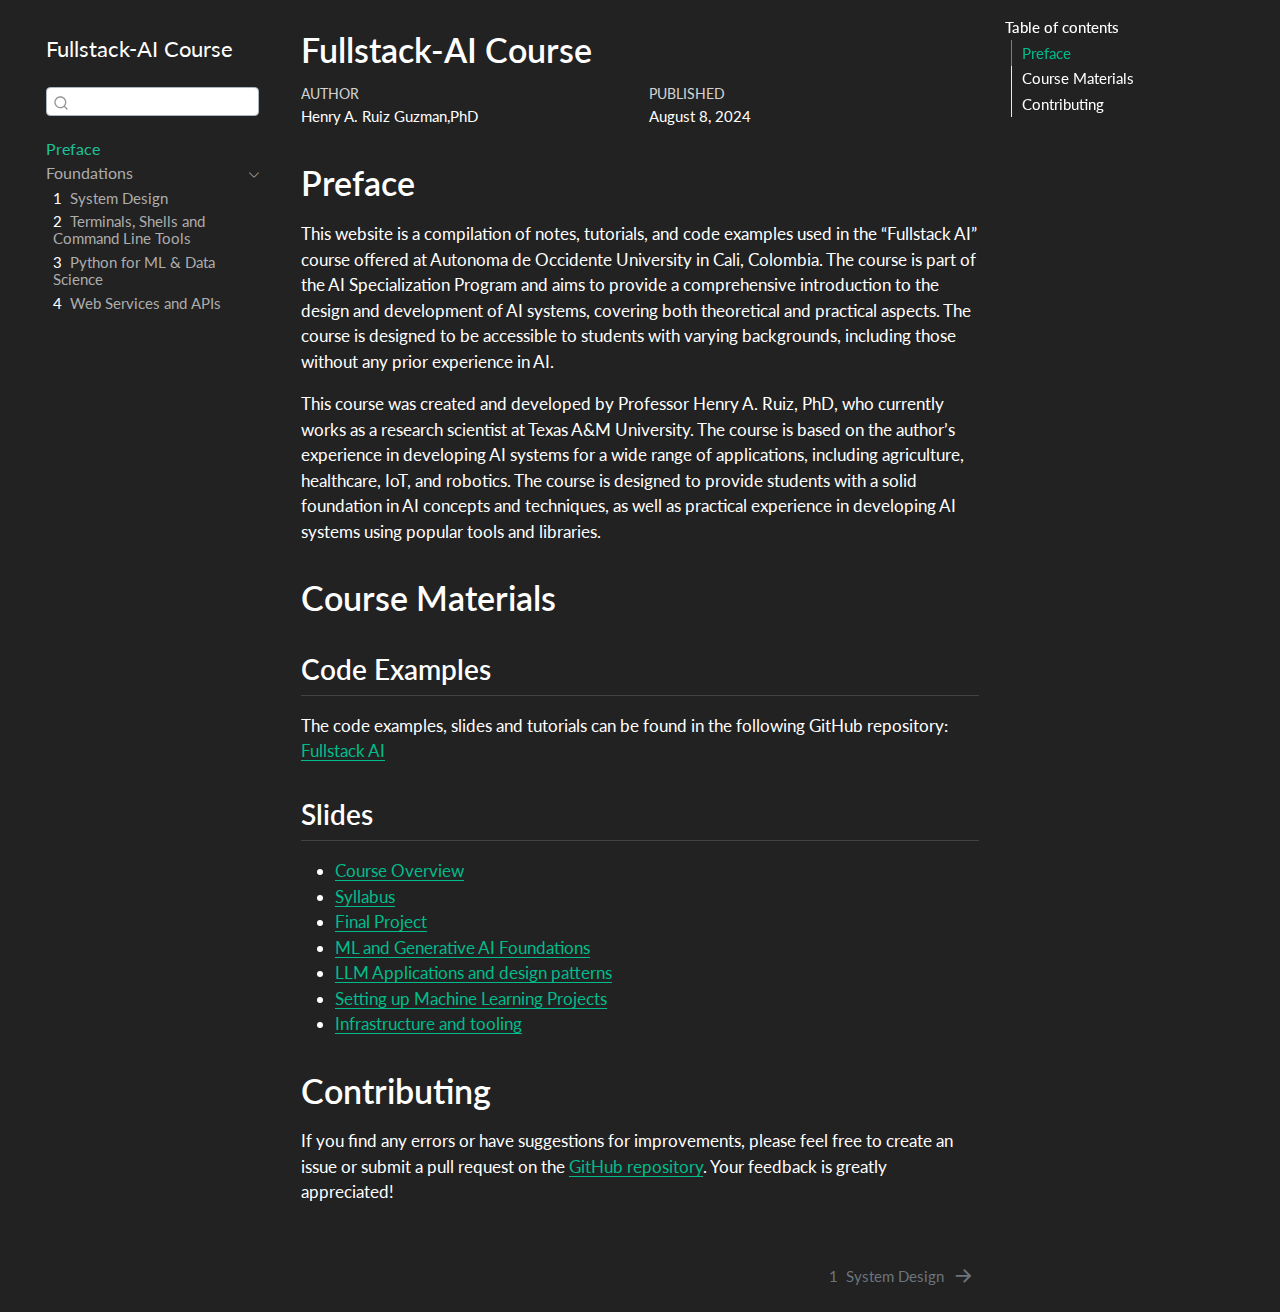
<file: index.html>
<!DOCTYPE html>
<html xmlns="http://www.w3.org/1999/xhtml" lang="en" xml:lang="en"><head>

<meta charset="utf-8">
<meta name="generator" content="quarto-1.4.550">

<meta name="viewport" content="width=device-width, initial-scale=1.0, user-scalable=yes">

<meta name="author" content="Henry A. Ruiz Guzman,PhD">
<meta name="dcterms.date" content="2024-08-08">

<title>Fullstack-AI Course</title>
<style>
code{white-space: pre-wrap;}
span.smallcaps{font-variant: small-caps;}
div.columns{display: flex; gap: min(4vw, 1.5em);}
div.column{flex: auto; overflow-x: auto;}
div.hanging-indent{margin-left: 1.5em; text-indent: -1.5em;}
ul.task-list{list-style: none;}
ul.task-list li input[type="checkbox"] {
  width: 0.8em;
  margin: 0 0.8em 0.2em -1em; /* quarto-specific, see https://github.com/quarto-dev/quarto-cli/issues/4556 */ 
  vertical-align: middle;
}
</style>


<script src="site_libs/quarto-nav/quarto-nav.js"></script>
<script src="site_libs/quarto-nav/headroom.min.js"></script>
<script src="site_libs/clipboard/clipboard.min.js"></script>
<script src="site_libs/quarto-search/autocomplete.umd.js"></script>
<script src="site_libs/quarto-search/fuse.min.js"></script>
<script src="site_libs/quarto-search/quarto-search.js"></script>
<meta name="quarto:offset" content="./">
<link href="./foundations/system-design/index.html" rel="next">
<script src="site_libs/quarto-html/quarto.js"></script>
<script src="site_libs/quarto-html/popper.min.js"></script>
<script src="site_libs/quarto-html/tippy.umd.min.js"></script>
<script src="site_libs/quarto-html/anchor.min.js"></script>
<link href="site_libs/quarto-html/tippy.css" rel="stylesheet">
<link href="site_libs/quarto-html/quarto-syntax-highlighting-dark.css" rel="stylesheet" id="quarto-text-highlighting-styles">
<script src="site_libs/bootstrap/bootstrap.min.js"></script>
<link href="site_libs/bootstrap/bootstrap-icons.css" rel="stylesheet">
<link href="site_libs/bootstrap/bootstrap.min.css" rel="stylesheet" id="quarto-bootstrap" data-mode="dark">
<script id="quarto-search-options" type="application/json">{
  "location": "sidebar",
  "copy-button": false,
  "collapse-after": 3,
  "panel-placement": "start",
  "type": "textbox",
  "limit": 50,
  "keyboard-shortcut": [
    "f",
    "/",
    "s"
  ],
  "show-item-context": false,
  "language": {
    "search-no-results-text": "No results",
    "search-matching-documents-text": "matching documents",
    "search-copy-link-title": "Copy link to search",
    "search-hide-matches-text": "Hide additional matches",
    "search-more-match-text": "more match in this document",
    "search-more-matches-text": "more matches in this document",
    "search-clear-button-title": "Clear",
    "search-text-placeholder": "",
    "search-detached-cancel-button-title": "Cancel",
    "search-submit-button-title": "Submit",
    "search-label": "Search"
  }
}</script>


</head>

<body class="nav-sidebar floating">

<div id="quarto-search-results"></div>
  <header id="quarto-header" class="headroom fixed-top">
  <nav class="quarto-secondary-nav">
    <div class="container-fluid d-flex">
      <button type="button" class="quarto-btn-toggle btn" data-bs-toggle="collapse" data-bs-target=".quarto-sidebar-collapse-item" aria-controls="quarto-sidebar" aria-expanded="false" aria-label="Toggle sidebar navigation" onclick="if (window.quartoToggleHeadroom) { window.quartoToggleHeadroom(); }">
        <i class="bi bi-layout-text-sidebar-reverse"></i>
      </button>
        <nav class="quarto-page-breadcrumbs" aria-label="breadcrumb"><ol class="breadcrumb"><li class="breadcrumb-item"><a href="./index.html">Preface</a></li></ol></nav>
        <a class="flex-grow-1" role="button" data-bs-toggle="collapse" data-bs-target=".quarto-sidebar-collapse-item" aria-controls="quarto-sidebar" aria-expanded="false" aria-label="Toggle sidebar navigation" onclick="if (window.quartoToggleHeadroom) { window.quartoToggleHeadroom(); }">      
        </a>
      <button type="button" class="btn quarto-search-button" aria-label="" onclick="window.quartoOpenSearch();">
        <i class="bi bi-search"></i>
      </button>
    </div>
  </nav>
</header>
<!-- content -->
<div id="quarto-content" class="quarto-container page-columns page-rows-contents page-layout-article">
<!-- sidebar -->
  <nav id="quarto-sidebar" class="sidebar collapse collapse-horizontal quarto-sidebar-collapse-item sidebar-navigation floating overflow-auto">
    <div class="pt-lg-2 mt-2 text-left sidebar-header">
    <div class="sidebar-title mb-0 py-0">
      <a href="./">Fullstack-AI Course</a> 
    </div>
      </div>
        <div class="mt-2 flex-shrink-0 align-items-center">
        <div class="sidebar-search">
        <div id="quarto-search" class="" title="Search"></div>
        </div>
        </div>
    <div class="sidebar-menu-container"> 
    <ul class="list-unstyled mt-1">
        <li class="sidebar-item">
  <div class="sidebar-item-container"> 
  <a href="./index.html" class="sidebar-item-text sidebar-link active">
 <span class="menu-text">Preface</span></a>
  </div>
</li>
        <li class="sidebar-item sidebar-item-section">
      <div class="sidebar-item-container"> 
            <a class="sidebar-item-text sidebar-link text-start" data-bs-toggle="collapse" data-bs-target="#quarto-sidebar-section-1" aria-expanded="true">
 <span class="menu-text">Foundations</span></a>
          <a class="sidebar-item-toggle text-start" data-bs-toggle="collapse" data-bs-target="#quarto-sidebar-section-1" aria-expanded="true" aria-label="Toggle section">
            <i class="bi bi-chevron-right ms-2"></i>
          </a> 
      </div>
      <ul id="quarto-sidebar-section-1" class="collapse list-unstyled sidebar-section depth1 show">  
          <li class="sidebar-item">
  <div class="sidebar-item-container"> 
  <a href="./foundations/system-design/index.html" class="sidebar-item-text sidebar-link">
 <span class="menu-text"><span class="chapter-number">1</span>&nbsp; <span class="chapter-title">System Design</span></span></a>
  </div>
</li>
          <li class="sidebar-item">
  <div class="sidebar-item-container"> 
  <a href="./foundations/shells-terminals/intro.html" class="sidebar-item-text sidebar-link">
 <span class="menu-text"><span class="chapter-number">2</span>&nbsp; <span class="chapter-title">Terminals, Shells and Command Line Tools</span></span></a>
  </div>
</li>
          <li class="sidebar-item">
  <div class="sidebar-item-container"> 
  <a href="./foundations/python/intro.html" class="sidebar-item-text sidebar-link">
 <span class="menu-text"><span class="chapter-number">3</span>&nbsp; <span class="chapter-title">Python for ML &amp; Data Science</span></span></a>
  </div>
</li>
          <li class="sidebar-item">
  <div class="sidebar-item-container"> 
  <a href="./foundations/webservices-apis/intro.html" class="sidebar-item-text sidebar-link">
 <span class="menu-text"><span class="chapter-number">4</span>&nbsp; <span class="chapter-title">Web Services and APIs</span></span></a>
  </div>
</li>
      </ul>
  </li>
    </ul>
    </div>
</nav>
<div id="quarto-sidebar-glass" class="quarto-sidebar-collapse-item" data-bs-toggle="collapse" data-bs-target=".quarto-sidebar-collapse-item"></div>
<!-- margin-sidebar -->
    <div id="quarto-margin-sidebar" class="sidebar margin-sidebar">
        <nav id="TOC" role="doc-toc" class="toc-active">
    <h2 id="toc-title">Table of contents</h2>
   
  <ul>
  <li><a href="#preface" id="toc-preface" class="nav-link active" data-scroll-target="#preface">Preface</a></li>
  <li><a href="#course-materials" id="toc-course-materials" class="nav-link" data-scroll-target="#course-materials">Course Materials</a>
  <ul class="collapse">
  <li><a href="#code-examples" id="toc-code-examples" class="nav-link" data-scroll-target="#code-examples">Code Examples</a></li>
  <li><a href="#slides" id="toc-slides" class="nav-link" data-scroll-target="#slides">Slides</a></li>
  </ul></li>
  <li><a href="#contributing" id="toc-contributing" class="nav-link" data-scroll-target="#contributing">Contributing</a></li>
  </ul>
</nav>
    </div>
<!-- main -->
<main class="content" id="quarto-document-content">

<header id="title-block-header" class="quarto-title-block default">
<div class="quarto-title">
<h1 class="title">Fullstack-AI Course</h1>
</div>



<div class="quarto-title-meta">

    <div>
    <div class="quarto-title-meta-heading">Author</div>
    <div class="quarto-title-meta-contents">
             <p>Henry A. Ruiz Guzman,PhD </p>
          </div>
  </div>
    
    <div>
    <div class="quarto-title-meta-heading">Published</div>
    <div class="quarto-title-meta-contents">
      <p class="date">August 8, 2024</p>
    </div>
  </div>
  
    
  </div>
  


</header>


<section id="preface" class="level1 unnumbered">
<h1 class="unnumbered">Preface</h1>
<p>This website is a compilation of notes, tutorials, and code examples used in the “Fullstack AI” course offered at Autonoma de Occidente University in Cali, Colombia. The course is part of the AI Specialization Program and aims to provide a comprehensive introduction to the design and development of AI systems, covering both theoretical and practical aspects. The course is designed to be accessible to students with varying backgrounds, including those without any prior experience in AI.</p>
<p>This course was created and developed by Professor Henry A. Ruiz, PhD, who currently works as a research scientist at Texas A&amp;M University. The course is based on the author’s experience in developing AI systems for a wide range of applications, including agriculture, healthcare, IoT, and robotics. The course is designed to provide students with a solid foundation in AI concepts and techniques, as well as practical experience in developing AI systems using popular tools and libraries.</p>
</section>
<section id="course-materials" class="level1 unnumbered">
<h1 class="unnumbered">Course Materials</h1>
<section id="code-examples" class="level2 unnumbered">
<h2 class="unnumbered anchored" data-anchor-id="code-examples">Code Examples</h2>
<p>The code examples, slides and tutorials can be found in the following GitHub repository: <a href="https://github.com/haruiz/fullstack-ai-course">Fullstack AI</a></p>
</section>
<section id="slides" class="level2">
<h2 class="anchored" data-anchor-id="slides">Slides</h2>
<ul>
<li><a href="https://docs.google.com/presentation/d/14Jy95LSKD_T8EBx4J1W4x3wCrlvjhv5SMz-ACzLZbFg/edit?usp=sharing">Course Overview</a></li>
<li><a href="https://docs.google.com/spreadsheets/d/1nrKniS2kQ6iP8lQV0J2ON1O5W5MT_fypCZS55d6FJ9I/edit?usp=sharing">Syllabus</a></li>
<li><a href="https://drive.google.com/file/d/13KlTfoGm1OoepcSYfDFsBaJ7Hb2q8Gy9/view?usp=sharing">Final Project</a></li>
<li><a href="https://docs.google.com/presentation/d/1MaDlYn4i3tQlZmK6jNHk7T6eYpEU4WyyKy1wuLwI6Ho/edit?usp=sharing">ML and Generative AI Foundations</a></li>
<li><a href="https://docs.google.com/presentation/d/1GcPQ4XjfDKuXQgMJqKOlJMo149cZMAefcCt6iooyITI/edit?usp=sharing">LLM Applications and design patterns</a></li>
<li><a href="https://docs.google.com/presentation/d/1lGA6p7tSxQgg9bG3K-_Eq9LTuXnocQH2xZHDYr-Ba3k/edit?usp=sharing">Setting up Machine Learning Projects</a></li>
<li><a href="https://docs.google.com/presentation/d/1_NAoMLo9aUfMeRur39Q05hHd_hQzVrVvlo_MGIxPrtE/edit?usp=sharing">Infrastructure and tooling</a></li>
</ul>
</section>
</section>
<section id="contributing" class="level1 unnumbered">
<h1 class="unnumbered">Contributing</h1>
<p>If you find any errors or have suggestions for improvements, please feel free to create an issue or submit a pull request on the <a href="https://github.com/haruiz/fullstack-ai-notes">GitHub repository</a>. Your feedback is greatly appreciated!</p>


</section>

</main> <!-- /main -->
<script id="quarto-html-after-body" type="application/javascript">
window.document.addEventListener("DOMContentLoaded", function (event) {
  const toggleBodyColorMode = (bsSheetEl) => {
    const mode = bsSheetEl.getAttribute("data-mode");
    const bodyEl = window.document.querySelector("body");
    if (mode === "dark") {
      bodyEl.classList.add("quarto-dark");
      bodyEl.classList.remove("quarto-light");
    } else {
      bodyEl.classList.add("quarto-light");
      bodyEl.classList.remove("quarto-dark");
    }
  }
  const toggleBodyColorPrimary = () => {
    const bsSheetEl = window.document.querySelector("link#quarto-bootstrap");
    if (bsSheetEl) {
      toggleBodyColorMode(bsSheetEl);
    }
  }
  toggleBodyColorPrimary();  
  const icon = "";
  const anchorJS = new window.AnchorJS();
  anchorJS.options = {
    placement: 'right',
    icon: icon
  };
  anchorJS.add('.anchored');
  const isCodeAnnotation = (el) => {
    for (const clz of el.classList) {
      if (clz.startsWith('code-annotation-')) {                     
        return true;
      }
    }
    return false;
  }
  const clipboard = new window.ClipboardJS('.code-copy-button', {
    text: function(trigger) {
      const codeEl = trigger.previousElementSibling.cloneNode(true);
      for (const childEl of codeEl.children) {
        if (isCodeAnnotation(childEl)) {
          childEl.remove();
        }
      }
      return codeEl.innerText;
    }
  });
  clipboard.on('success', function(e) {
    // button target
    const button = e.trigger;
    // don't keep focus
    button.blur();
    // flash "checked"
    button.classList.add('code-copy-button-checked');
    var currentTitle = button.getAttribute("title");
    button.setAttribute("title", "Copied!");
    let tooltip;
    if (window.bootstrap) {
      button.setAttribute("data-bs-toggle", "tooltip");
      button.setAttribute("data-bs-placement", "left");
      button.setAttribute("data-bs-title", "Copied!");
      tooltip = new bootstrap.Tooltip(button, 
        { trigger: "manual", 
          customClass: "code-copy-button-tooltip",
          offset: [0, -8]});
      tooltip.show();    
    }
    setTimeout(function() {
      if (tooltip) {
        tooltip.hide();
        button.removeAttribute("data-bs-title");
        button.removeAttribute("data-bs-toggle");
        button.removeAttribute("data-bs-placement");
      }
      button.setAttribute("title", currentTitle);
      button.classList.remove('code-copy-button-checked');
    }, 1000);
    // clear code selection
    e.clearSelection();
  });
  function tippyHover(el, contentFn, onTriggerFn, onUntriggerFn) {
    const config = {
      allowHTML: true,
      maxWidth: 500,
      delay: 100,
      arrow: false,
      appendTo: function(el) {
          return el.parentElement;
      },
      interactive: true,
      interactiveBorder: 10,
      theme: 'quarto',
      placement: 'bottom-start',
    };
    if (contentFn) {
      config.content = contentFn;
    }
    if (onTriggerFn) {
      config.onTrigger = onTriggerFn;
    }
    if (onUntriggerFn) {
      config.onUntrigger = onUntriggerFn;
    }
    window.tippy(el, config); 
  }
  const noterefs = window.document.querySelectorAll('a[role="doc-noteref"]');
  for (var i=0; i<noterefs.length; i++) {
    const ref = noterefs[i];
    tippyHover(ref, function() {
      // use id or data attribute instead here
      let href = ref.getAttribute('data-footnote-href') || ref.getAttribute('href');
      try { href = new URL(href).hash; } catch {}
      const id = href.replace(/^#\/?/, "");
      const note = window.document.getElementById(id);
      return note.innerHTML;
    });
  }
  const xrefs = window.document.querySelectorAll('a.quarto-xref');
  const processXRef = (id, note) => {
    // Strip column container classes
    const stripColumnClz = (el) => {
      el.classList.remove("page-full", "page-columns");
      if (el.children) {
        for (const child of el.children) {
          stripColumnClz(child);
        }
      }
    }
    stripColumnClz(note)
    if (id === null || id.startsWith('sec-')) {
      // Special case sections, only their first couple elements
      const container = document.createElement("div");
      if (note.children && note.children.length > 2) {
        container.appendChild(note.children[0].cloneNode(true));
        for (let i = 1; i < note.children.length; i++) {
          const child = note.children[i];
          if (child.tagName === "P" && child.innerText === "") {
            continue;
          } else {
            container.appendChild(child.cloneNode(true));
            break;
          }
        }
        if (window.Quarto?.typesetMath) {
          window.Quarto.typesetMath(container);
        }
        return container.innerHTML
      } else {
        if (window.Quarto?.typesetMath) {
          window.Quarto.typesetMath(note);
        }
        return note.innerHTML;
      }
    } else {
      // Remove any anchor links if they are present
      const anchorLink = note.querySelector('a.anchorjs-link');
      if (anchorLink) {
        anchorLink.remove();
      }
      if (window.Quarto?.typesetMath) {
        window.Quarto.typesetMath(note);
      }
      // TODO in 1.5, we should make sure this works without a callout special case
      if (note.classList.contains("callout")) {
        return note.outerHTML;
      } else {
        return note.innerHTML;
      }
    }
  }
  for (var i=0; i<xrefs.length; i++) {
    const xref = xrefs[i];
    tippyHover(xref, undefined, function(instance) {
      instance.disable();
      let url = xref.getAttribute('href');
      let hash = undefined; 
      if (url.startsWith('#')) {
        hash = url;
      } else {
        try { hash = new URL(url).hash; } catch {}
      }
      if (hash) {
        const id = hash.replace(/^#\/?/, "");
        const note = window.document.getElementById(id);
        if (note !== null) {
          try {
            const html = processXRef(id, note.cloneNode(true));
            instance.setContent(html);
          } finally {
            instance.enable();
            instance.show();
          }
        } else {
          // See if we can fetch this
          fetch(url.split('#')[0])
          .then(res => res.text())
          .then(html => {
            const parser = new DOMParser();
            const htmlDoc = parser.parseFromString(html, "text/html");
            const note = htmlDoc.getElementById(id);
            if (note !== null) {
              const html = processXRef(id, note);
              instance.setContent(html);
            } 
          }).finally(() => {
            instance.enable();
            instance.show();
          });
        }
      } else {
        // See if we can fetch a full url (with no hash to target)
        // This is a special case and we should probably do some content thinning / targeting
        fetch(url)
        .then(res => res.text())
        .then(html => {
          const parser = new DOMParser();
          const htmlDoc = parser.parseFromString(html, "text/html");
          const note = htmlDoc.querySelector('main.content');
          if (note !== null) {
            // This should only happen for chapter cross references
            // (since there is no id in the URL)
            // remove the first header
            if (note.children.length > 0 && note.children[0].tagName === "HEADER") {
              note.children[0].remove();
            }
            const html = processXRef(null, note);
            instance.setContent(html);
          } 
        }).finally(() => {
          instance.enable();
          instance.show();
        });
      }
    }, function(instance) {
    });
  }
      let selectedAnnoteEl;
      const selectorForAnnotation = ( cell, annotation) => {
        let cellAttr = 'data-code-cell="' + cell + '"';
        let lineAttr = 'data-code-annotation="' +  annotation + '"';
        const selector = 'span[' + cellAttr + '][' + lineAttr + ']';
        return selector;
      }
      const selectCodeLines = (annoteEl) => {
        const doc = window.document;
        const targetCell = annoteEl.getAttribute("data-target-cell");
        const targetAnnotation = annoteEl.getAttribute("data-target-annotation");
        const annoteSpan = window.document.querySelector(selectorForAnnotation(targetCell, targetAnnotation));
        const lines = annoteSpan.getAttribute("data-code-lines").split(",");
        const lineIds = lines.map((line) => {
          return targetCell + "-" + line;
        })
        let top = null;
        let height = null;
        let parent = null;
        if (lineIds.length > 0) {
            //compute the position of the single el (top and bottom and make a div)
            const el = window.document.getElementById(lineIds[0]);
            top = el.offsetTop;
            height = el.offsetHeight;
            parent = el.parentElement.parentElement;
          if (lineIds.length > 1) {
            const lastEl = window.document.getElementById(lineIds[lineIds.length - 1]);
            const bottom = lastEl.offsetTop + lastEl.offsetHeight;
            height = bottom - top;
          }
          if (top !== null && height !== null && parent !== null) {
            // cook up a div (if necessary) and position it 
            let div = window.document.getElementById("code-annotation-line-highlight");
            if (div === null) {
              div = window.document.createElement("div");
              div.setAttribute("id", "code-annotation-line-highlight");
              div.style.position = 'absolute';
              parent.appendChild(div);
            }
            div.style.top = top - 2 + "px";
            div.style.height = height + 4 + "px";
            div.style.left = 0;
            let gutterDiv = window.document.getElementById("code-annotation-line-highlight-gutter");
            if (gutterDiv === null) {
              gutterDiv = window.document.createElement("div");
              gutterDiv.setAttribute("id", "code-annotation-line-highlight-gutter");
              gutterDiv.style.position = 'absolute';
              const codeCell = window.document.getElementById(targetCell);
              const gutter = codeCell.querySelector('.code-annotation-gutter');
              gutter.appendChild(gutterDiv);
            }
            gutterDiv.style.top = top - 2 + "px";
            gutterDiv.style.height = height + 4 + "px";
          }
          selectedAnnoteEl = annoteEl;
        }
      };
      const unselectCodeLines = () => {
        const elementsIds = ["code-annotation-line-highlight", "code-annotation-line-highlight-gutter"];
        elementsIds.forEach((elId) => {
          const div = window.document.getElementById(elId);
          if (div) {
            div.remove();
          }
        });
        selectedAnnoteEl = undefined;
      };
        // Handle positioning of the toggle
    window.addEventListener(
      "resize",
      throttle(() => {
        elRect = undefined;
        if (selectedAnnoteEl) {
          selectCodeLines(selectedAnnoteEl);
        }
      }, 10)
    );
    function throttle(fn, ms) {
    let throttle = false;
    let timer;
      return (...args) => {
        if(!throttle) { // first call gets through
            fn.apply(this, args);
            throttle = true;
        } else { // all the others get throttled
            if(timer) clearTimeout(timer); // cancel #2
            timer = setTimeout(() => {
              fn.apply(this, args);
              timer = throttle = false;
            }, ms);
        }
      };
    }
      // Attach click handler to the DT
      const annoteDls = window.document.querySelectorAll('dt[data-target-cell]');
      for (const annoteDlNode of annoteDls) {
        annoteDlNode.addEventListener('click', (event) => {
          const clickedEl = event.target;
          if (clickedEl !== selectedAnnoteEl) {
            unselectCodeLines();
            const activeEl = window.document.querySelector('dt[data-target-cell].code-annotation-active');
            if (activeEl) {
              activeEl.classList.remove('code-annotation-active');
            }
            selectCodeLines(clickedEl);
            clickedEl.classList.add('code-annotation-active');
          } else {
            // Unselect the line
            unselectCodeLines();
            clickedEl.classList.remove('code-annotation-active');
          }
        });
      }
  const findCites = (el) => {
    const parentEl = el.parentElement;
    if (parentEl) {
      const cites = parentEl.dataset.cites;
      if (cites) {
        return {
          el,
          cites: cites.split(' ')
        };
      } else {
        return findCites(el.parentElement)
      }
    } else {
      return undefined;
    }
  };
  var bibliorefs = window.document.querySelectorAll('a[role="doc-biblioref"]');
  for (var i=0; i<bibliorefs.length; i++) {
    const ref = bibliorefs[i];
    const citeInfo = findCites(ref);
    if (citeInfo) {
      tippyHover(citeInfo.el, function() {
        var popup = window.document.createElement('div');
        citeInfo.cites.forEach(function(cite) {
          var citeDiv = window.document.createElement('div');
          citeDiv.classList.add('hanging-indent');
          citeDiv.classList.add('csl-entry');
          var biblioDiv = window.document.getElementById('ref-' + cite);
          if (biblioDiv) {
            citeDiv.innerHTML = biblioDiv.innerHTML;
          }
          popup.appendChild(citeDiv);
        });
        return popup.innerHTML;
      });
    }
  }
});
</script>
<nav class="page-navigation">
  <div class="nav-page nav-page-previous">
  </div>
  <div class="nav-page nav-page-next">
      <a href="./foundations/system-design/index.html" class="pagination-link" aria-label="System Design">
        <span class="nav-page-text"><span class="chapter-number">1</span>&nbsp; <span class="chapter-title">System Design</span></span> <i class="bi bi-arrow-right-short"></i>
      </a>
  </div>
</nav>
</div> <!-- /content -->




</body></html>
</file>
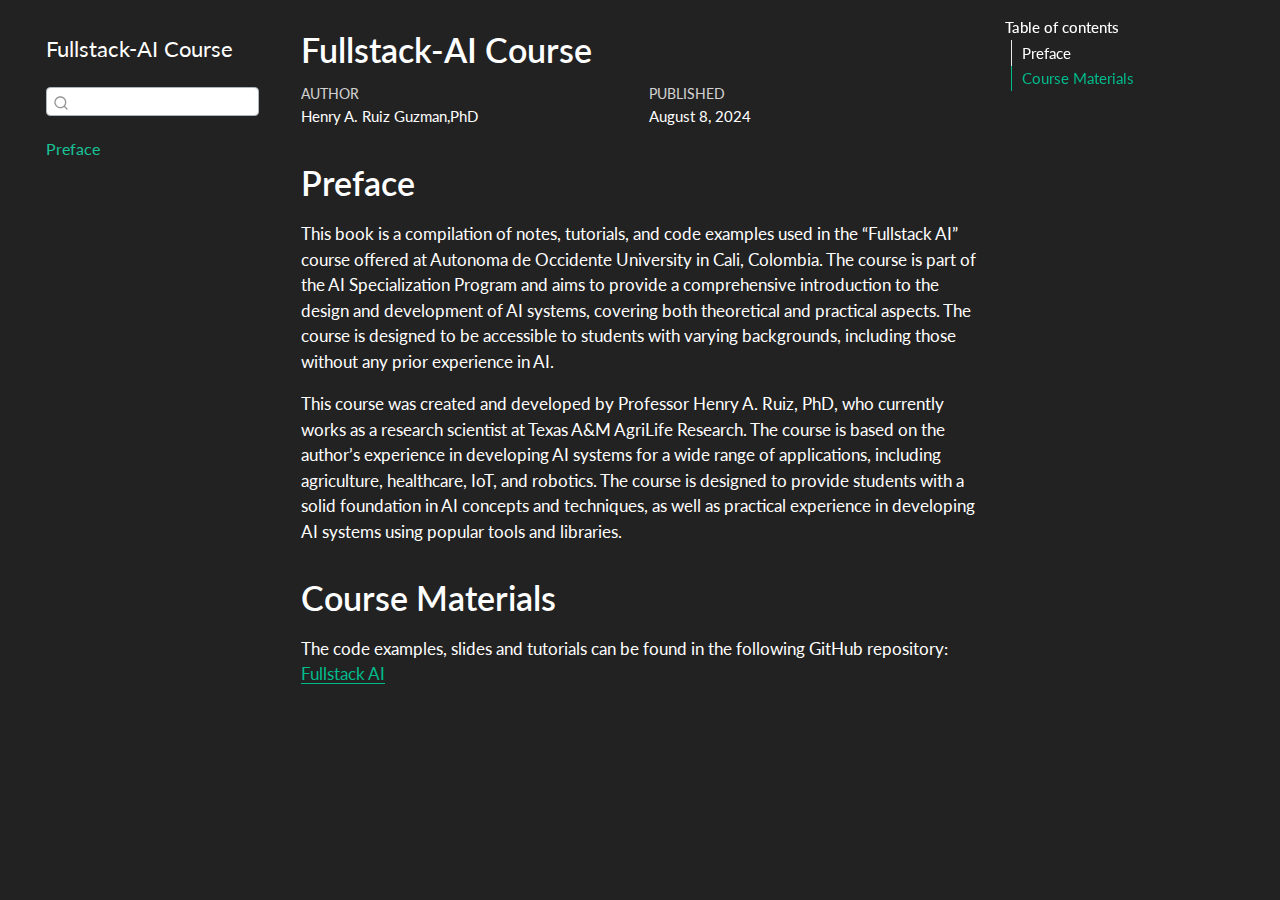
<file: _book/index.html>
<!DOCTYPE html>
<html xmlns="http://www.w3.org/1999/xhtml" lang="en" xml:lang="en"><head>

<meta charset="utf-8">
<meta name="generator" content="quarto-1.4.550">

<meta name="viewport" content="width=device-width, initial-scale=1.0, user-scalable=yes">

<meta name="author" content="Henry A. Ruiz Guzman,PhD">
<meta name="dcterms.date" content="2024-08-08">

<title>Fullstack-AI Course</title>
<style>
code{white-space: pre-wrap;}
span.smallcaps{font-variant: small-caps;}
div.columns{display: flex; gap: min(4vw, 1.5em);}
div.column{flex: auto; overflow-x: auto;}
div.hanging-indent{margin-left: 1.5em; text-indent: -1.5em;}
ul.task-list{list-style: none;}
ul.task-list li input[type="checkbox"] {
  width: 0.8em;
  margin: 0 0.8em 0.2em -1em; /* quarto-specific, see https://github.com/quarto-dev/quarto-cli/issues/4556 */ 
  vertical-align: middle;
}
</style>


<script src="site_libs/quarto-nav/quarto-nav.js"></script>
<script src="site_libs/quarto-nav/headroom.min.js"></script>
<script src="site_libs/clipboard/clipboard.min.js"></script>
<script src="site_libs/quarto-search/autocomplete.umd.js"></script>
<script src="site_libs/quarto-search/fuse.min.js"></script>
<script src="site_libs/quarto-search/quarto-search.js"></script>
<meta name="quarto:offset" content="./">
<script src="site_libs/quarto-html/quarto.js"></script>
<script src="site_libs/quarto-html/popper.min.js"></script>
<script src="site_libs/quarto-html/tippy.umd.min.js"></script>
<script src="site_libs/quarto-html/anchor.min.js"></script>
<link href="site_libs/quarto-html/tippy.css" rel="stylesheet">
<link href="site_libs/quarto-html/quarto-syntax-highlighting.css" rel="stylesheet" id="quarto-text-highlighting-styles">
<script src="site_libs/bootstrap/bootstrap.min.js"></script>
<link href="site_libs/bootstrap/bootstrap-icons.css" rel="stylesheet">
<link href="site_libs/bootstrap/bootstrap.min.css" rel="stylesheet" id="quarto-bootstrap" data-mode="light">
<script id="quarto-search-options" type="application/json">{
  "location": "sidebar",
  "copy-button": false,
  "collapse-after": 3,
  "panel-placement": "start",
  "type": "textbox",
  "limit": 50,
  "keyboard-shortcut": [
    "f",
    "/",
    "s"
  ],
  "show-item-context": false,
  "language": {
    "search-no-results-text": "No results",
    "search-matching-documents-text": "matching documents",
    "search-copy-link-title": "Copy link to search",
    "search-hide-matches-text": "Hide additional matches",
    "search-more-match-text": "more match in this document",
    "search-more-matches-text": "more matches in this document",
    "search-clear-button-title": "Clear",
    "search-text-placeholder": "",
    "search-detached-cancel-button-title": "Cancel",
    "search-submit-button-title": "Submit",
    "search-label": "Search"
  }
}</script>


</head>

<body class="nav-sidebar floating">

<div id="quarto-search-results"></div>
  <header id="quarto-header" class="headroom fixed-top">
  <nav class="quarto-secondary-nav">
    <div class="container-fluid d-flex">
      <button type="button" class="quarto-btn-toggle btn" data-bs-toggle="collapse" data-bs-target=".quarto-sidebar-collapse-item" aria-controls="quarto-sidebar" aria-expanded="false" aria-label="Toggle sidebar navigation" onclick="if (window.quartoToggleHeadroom) { window.quartoToggleHeadroom(); }">
        <i class="bi bi-layout-text-sidebar-reverse"></i>
      </button>
        <nav class="quarto-page-breadcrumbs" aria-label="breadcrumb"><ol class="breadcrumb"><li class="breadcrumb-item"><a href="./index.html">Preface</a></li></ol></nav>
        <a class="flex-grow-1" role="button" data-bs-toggle="collapse" data-bs-target=".quarto-sidebar-collapse-item" aria-controls="quarto-sidebar" aria-expanded="false" aria-label="Toggle sidebar navigation" onclick="if (window.quartoToggleHeadroom) { window.quartoToggleHeadroom(); }">      
        </a>
      <button type="button" class="btn quarto-search-button" aria-label="" onclick="window.quartoOpenSearch();">
        <i class="bi bi-search"></i>
      </button>
    </div>
  </nav>
</header>
<!-- content -->
<div id="quarto-content" class="quarto-container page-columns page-rows-contents page-layout-article">
<!-- sidebar -->
  <nav id="quarto-sidebar" class="sidebar collapse collapse-horizontal quarto-sidebar-collapse-item sidebar-navigation floating overflow-auto">
    <div class="pt-lg-2 mt-2 text-left sidebar-header">
    <div class="sidebar-title mb-0 py-0">
      <a href="./">Fullstack-AI Course</a> 
    </div>
      </div>
        <div class="mt-2 flex-shrink-0 align-items-center">
        <div class="sidebar-search">
        <div id="quarto-search" class="" title="Search"></div>
        </div>
        </div>
    <div class="sidebar-menu-container"> 
    <ul class="list-unstyled mt-1">
        <li class="sidebar-item">
  <div class="sidebar-item-container"> 
  <a href="./index.html" class="sidebar-item-text sidebar-link active">
 <span class="menu-text">Preface</span></a>
  </div>
</li>
    </ul>
    </div>
</nav>
<div id="quarto-sidebar-glass" class="quarto-sidebar-collapse-item" data-bs-toggle="collapse" data-bs-target=".quarto-sidebar-collapse-item"></div>
<!-- margin-sidebar -->
    <div id="quarto-margin-sidebar" class="sidebar margin-sidebar">
        <nav id="TOC" role="doc-toc" class="toc-active">
    <h2 id="toc-title">Table of contents</h2>
   
  <ul>
  <li><a href="#preface" id="toc-preface" class="nav-link active" data-scroll-target="#preface">Preface</a></li>
  <li><a href="#course-materials" id="toc-course-materials" class="nav-link" data-scroll-target="#course-materials">Course Materials</a></li>
  </ul>
</nav>
    </div>
<!-- main -->
<main class="content" id="quarto-document-content">

<header id="title-block-header" class="quarto-title-block default">
<div class="quarto-title">
<h1 class="title">Fullstack-AI Course</h1>
</div>



<div class="quarto-title-meta">

    <div>
    <div class="quarto-title-meta-heading">Author</div>
    <div class="quarto-title-meta-contents">
             <p>Henry A. Ruiz Guzman,PhD </p>
          </div>
  </div>
    
    <div>
    <div class="quarto-title-meta-heading">Published</div>
    <div class="quarto-title-meta-contents">
      <p class="date">August 8, 2024</p>
    </div>
  </div>
  
    
  </div>
  


</header>


<section id="preface" class="level1 unnumbered">
<h1 class="unnumbered">Preface</h1>
<p>This book is a compilation of notes, tutorials, and code examples used in the “Fullstack AI” course offered at Autonoma de Occidente University in Cali, Colombia. The course is part of the AI Specialization Program and aims to provide a comprehensive introduction to the design and development of AI systems, covering both theoretical and practical aspects. The course is designed to be accessible to students with varying backgrounds, including those without any prior experience in AI.</p>
<p>This course was created and developed by Professor Henry A. Ruiz, PhD, who currently works as a research scientist at Texas A&amp;M AgriLife Research. The course is based on the author’s experience in developing AI systems for a wide range of applications, including agriculture, healthcare, IoT, and robotics. The course is designed to provide students with a solid foundation in AI concepts and techniques, as well as practical experience in developing AI systems using popular tools and libraries.</p>
</section>
<section id="course-materials" class="level1 unnumbered">
<h1 class="unnumbered">Course Materials</h1>
<p>The code examples, slides and tutorials can be found in the following GitHub repository: <a href="https://github.com/haruiz/FullStack-AI-24-2">Fullstack AI</a></p>


</section>

</main> <!-- /main -->
<script id="quarto-html-after-body" type="application/javascript">
window.document.addEventListener("DOMContentLoaded", function (event) {
  const toggleBodyColorMode = (bsSheetEl) => {
    const mode = bsSheetEl.getAttribute("data-mode");
    const bodyEl = window.document.querySelector("body");
    if (mode === "dark") {
      bodyEl.classList.add("quarto-dark");
      bodyEl.classList.remove("quarto-light");
    } else {
      bodyEl.classList.add("quarto-light");
      bodyEl.classList.remove("quarto-dark");
    }
  }
  const toggleBodyColorPrimary = () => {
    const bsSheetEl = window.document.querySelector("link#quarto-bootstrap");
    if (bsSheetEl) {
      toggleBodyColorMode(bsSheetEl);
    }
  }
  toggleBodyColorPrimary();  
  const icon = "";
  const anchorJS = new window.AnchorJS();
  anchorJS.options = {
    placement: 'right',
    icon: icon
  };
  anchorJS.add('.anchored');
  const isCodeAnnotation = (el) => {
    for (const clz of el.classList) {
      if (clz.startsWith('code-annotation-')) {                     
        return true;
      }
    }
    return false;
  }
  const clipboard = new window.ClipboardJS('.code-copy-button', {
    text: function(trigger) {
      const codeEl = trigger.previousElementSibling.cloneNode(true);
      for (const childEl of codeEl.children) {
        if (isCodeAnnotation(childEl)) {
          childEl.remove();
        }
      }
      return codeEl.innerText;
    }
  });
  clipboard.on('success', function(e) {
    // button target
    const button = e.trigger;
    // don't keep focus
    button.blur();
    // flash "checked"
    button.classList.add('code-copy-button-checked');
    var currentTitle = button.getAttribute("title");
    button.setAttribute("title", "Copied!");
    let tooltip;
    if (window.bootstrap) {
      button.setAttribute("data-bs-toggle", "tooltip");
      button.setAttribute("data-bs-placement", "left");
      button.setAttribute("data-bs-title", "Copied!");
      tooltip = new bootstrap.Tooltip(button, 
        { trigger: "manual", 
          customClass: "code-copy-button-tooltip",
          offset: [0, -8]});
      tooltip.show();    
    }
    setTimeout(function() {
      if (tooltip) {
        tooltip.hide();
        button.removeAttribute("data-bs-title");
        button.removeAttribute("data-bs-toggle");
        button.removeAttribute("data-bs-placement");
      }
      button.setAttribute("title", currentTitle);
      button.classList.remove('code-copy-button-checked');
    }, 1000);
    // clear code selection
    e.clearSelection();
  });
  function tippyHover(el, contentFn, onTriggerFn, onUntriggerFn) {
    const config = {
      allowHTML: true,
      maxWidth: 500,
      delay: 100,
      arrow: false,
      appendTo: function(el) {
          return el.parentElement;
      },
      interactive: true,
      interactiveBorder: 10,
      theme: 'quarto',
      placement: 'bottom-start',
    };
    if (contentFn) {
      config.content = contentFn;
    }
    if (onTriggerFn) {
      config.onTrigger = onTriggerFn;
    }
    if (onUntriggerFn) {
      config.onUntrigger = onUntriggerFn;
    }
    window.tippy(el, config); 
  }
  const noterefs = window.document.querySelectorAll('a[role="doc-noteref"]');
  for (var i=0; i<noterefs.length; i++) {
    const ref = noterefs[i];
    tippyHover(ref, function() {
      // use id or data attribute instead here
      let href = ref.getAttribute('data-footnote-href') || ref.getAttribute('href');
      try { href = new URL(href).hash; } catch {}
      const id = href.replace(/^#\/?/, "");
      const note = window.document.getElementById(id);
      return note.innerHTML;
    });
  }
  const xrefs = window.document.querySelectorAll('a.quarto-xref');
  const processXRef = (id, note) => {
    // Strip column container classes
    const stripColumnClz = (el) => {
      el.classList.remove("page-full", "page-columns");
      if (el.children) {
        for (const child of el.children) {
          stripColumnClz(child);
        }
      }
    }
    stripColumnClz(note)
    if (id === null || id.startsWith('sec-')) {
      // Special case sections, only their first couple elements
      const container = document.createElement("div");
      if (note.children && note.children.length > 2) {
        container.appendChild(note.children[0].cloneNode(true));
        for (let i = 1; i < note.children.length; i++) {
          const child = note.children[i];
          if (child.tagName === "P" && child.innerText === "") {
            continue;
          } else {
            container.appendChild(child.cloneNode(true));
            break;
          }
        }
        if (window.Quarto?.typesetMath) {
          window.Quarto.typesetMath(container);
        }
        return container.innerHTML
      } else {
        if (window.Quarto?.typesetMath) {
          window.Quarto.typesetMath(note);
        }
        return note.innerHTML;
      }
    } else {
      // Remove any anchor links if they are present
      const anchorLink = note.querySelector('a.anchorjs-link');
      if (anchorLink) {
        anchorLink.remove();
      }
      if (window.Quarto?.typesetMath) {
        window.Quarto.typesetMath(note);
      }
      // TODO in 1.5, we should make sure this works without a callout special case
      if (note.classList.contains("callout")) {
        return note.outerHTML;
      } else {
        return note.innerHTML;
      }
    }
  }
  for (var i=0; i<xrefs.length; i++) {
    const xref = xrefs[i];
    tippyHover(xref, undefined, function(instance) {
      instance.disable();
      let url = xref.getAttribute('href');
      let hash = undefined; 
      if (url.startsWith('#')) {
        hash = url;
      } else {
        try { hash = new URL(url).hash; } catch {}
      }
      if (hash) {
        const id = hash.replace(/^#\/?/, "");
        const note = window.document.getElementById(id);
        if (note !== null) {
          try {
            const html = processXRef(id, note.cloneNode(true));
            instance.setContent(html);
          } finally {
            instance.enable();
            instance.show();
          }
        } else {
          // See if we can fetch this
          fetch(url.split('#')[0])
          .then(res => res.text())
          .then(html => {
            const parser = new DOMParser();
            const htmlDoc = parser.parseFromString(html, "text/html");
            const note = htmlDoc.getElementById(id);
            if (note !== null) {
              const html = processXRef(id, note);
              instance.setContent(html);
            } 
          }).finally(() => {
            instance.enable();
            instance.show();
          });
        }
      } else {
        // See if we can fetch a full url (with no hash to target)
        // This is a special case and we should probably do some content thinning / targeting
        fetch(url)
        .then(res => res.text())
        .then(html => {
          const parser = new DOMParser();
          const htmlDoc = parser.parseFromString(html, "text/html");
          const note = htmlDoc.querySelector('main.content');
          if (note !== null) {
            // This should only happen for chapter cross references
            // (since there is no id in the URL)
            // remove the first header
            if (note.children.length > 0 && note.children[0].tagName === "HEADER") {
              note.children[0].remove();
            }
            const html = processXRef(null, note);
            instance.setContent(html);
          } 
        }).finally(() => {
          instance.enable();
          instance.show();
        });
      }
    }, function(instance) {
    });
  }
      let selectedAnnoteEl;
      const selectorForAnnotation = ( cell, annotation) => {
        let cellAttr = 'data-code-cell="' + cell + '"';
        let lineAttr = 'data-code-annotation="' +  annotation + '"';
        const selector = 'span[' + cellAttr + '][' + lineAttr + ']';
        return selector;
      }
      const selectCodeLines = (annoteEl) => {
        const doc = window.document;
        const targetCell = annoteEl.getAttribute("data-target-cell");
        const targetAnnotation = annoteEl.getAttribute("data-target-annotation");
        const annoteSpan = window.document.querySelector(selectorForAnnotation(targetCell, targetAnnotation));
        const lines = annoteSpan.getAttribute("data-code-lines").split(",");
        const lineIds = lines.map((line) => {
          return targetCell + "-" + line;
        })
        let top = null;
        let height = null;
        let parent = null;
        if (lineIds.length > 0) {
            //compute the position of the single el (top and bottom and make a div)
            const el = window.document.getElementById(lineIds[0]);
            top = el.offsetTop;
            height = el.offsetHeight;
            parent = el.parentElement.parentElement;
          if (lineIds.length > 1) {
            const lastEl = window.document.getElementById(lineIds[lineIds.length - 1]);
            const bottom = lastEl.offsetTop + lastEl.offsetHeight;
            height = bottom - top;
          }
          if (top !== null && height !== null && parent !== null) {
            // cook up a div (if necessary) and position it 
            let div = window.document.getElementById("code-annotation-line-highlight");
            if (div === null) {
              div = window.document.createElement("div");
              div.setAttribute("id", "code-annotation-line-highlight");
              div.style.position = 'absolute';
              parent.appendChild(div);
            }
            div.style.top = top - 2 + "px";
            div.style.height = height + 4 + "px";
            div.style.left = 0;
            let gutterDiv = window.document.getElementById("code-annotation-line-highlight-gutter");
            if (gutterDiv === null) {
              gutterDiv = window.document.createElement("div");
              gutterDiv.setAttribute("id", "code-annotation-line-highlight-gutter");
              gutterDiv.style.position = 'absolute';
              const codeCell = window.document.getElementById(targetCell);
              const gutter = codeCell.querySelector('.code-annotation-gutter');
              gutter.appendChild(gutterDiv);
            }
            gutterDiv.style.top = top - 2 + "px";
            gutterDiv.style.height = height + 4 + "px";
          }
          selectedAnnoteEl = annoteEl;
        }
      };
      const unselectCodeLines = () => {
        const elementsIds = ["code-annotation-line-highlight", "code-annotation-line-highlight-gutter"];
        elementsIds.forEach((elId) => {
          const div = window.document.getElementById(elId);
          if (div) {
            div.remove();
          }
        });
        selectedAnnoteEl = undefined;
      };
        // Handle positioning of the toggle
    window.addEventListener(
      "resize",
      throttle(() => {
        elRect = undefined;
        if (selectedAnnoteEl) {
          selectCodeLines(selectedAnnoteEl);
        }
      }, 10)
    );
    function throttle(fn, ms) {
    let throttle = false;
    let timer;
      return (...args) => {
        if(!throttle) { // first call gets through
            fn.apply(this, args);
            throttle = true;
        } else { // all the others get throttled
            if(timer) clearTimeout(timer); // cancel #2
            timer = setTimeout(() => {
              fn.apply(this, args);
              timer = throttle = false;
            }, ms);
        }
      };
    }
      // Attach click handler to the DT
      const annoteDls = window.document.querySelectorAll('dt[data-target-cell]');
      for (const annoteDlNode of annoteDls) {
        annoteDlNode.addEventListener('click', (event) => {
          const clickedEl = event.target;
          if (clickedEl !== selectedAnnoteEl) {
            unselectCodeLines();
            const activeEl = window.document.querySelector('dt[data-target-cell].code-annotation-active');
            if (activeEl) {
              activeEl.classList.remove('code-annotation-active');
            }
            selectCodeLines(clickedEl);
            clickedEl.classList.add('code-annotation-active');
          } else {
            // Unselect the line
            unselectCodeLines();
            clickedEl.classList.remove('code-annotation-active');
          }
        });
      }
  const findCites = (el) => {
    const parentEl = el.parentElement;
    if (parentEl) {
      const cites = parentEl.dataset.cites;
      if (cites) {
        return {
          el,
          cites: cites.split(' ')
        };
      } else {
        return findCites(el.parentElement)
      }
    } else {
      return undefined;
    }
  };
  var bibliorefs = window.document.querySelectorAll('a[role="doc-biblioref"]');
  for (var i=0; i<bibliorefs.length; i++) {
    const ref = bibliorefs[i];
    const citeInfo = findCites(ref);
    if (citeInfo) {
      tippyHover(citeInfo.el, function() {
        var popup = window.document.createElement('div');
        citeInfo.cites.forEach(function(cite) {
          var citeDiv = window.document.createElement('div');
          citeDiv.classList.add('hanging-indent');
          citeDiv.classList.add('csl-entry');
          var biblioDiv = window.document.getElementById('ref-' + cite);
          if (biblioDiv) {
            citeDiv.innerHTML = biblioDiv.innerHTML;
          }
          popup.appendChild(citeDiv);
        });
        return popup.innerHTML;
      });
    }
  }
});
</script>
</div> <!-- /content -->




</body></html>
</file>
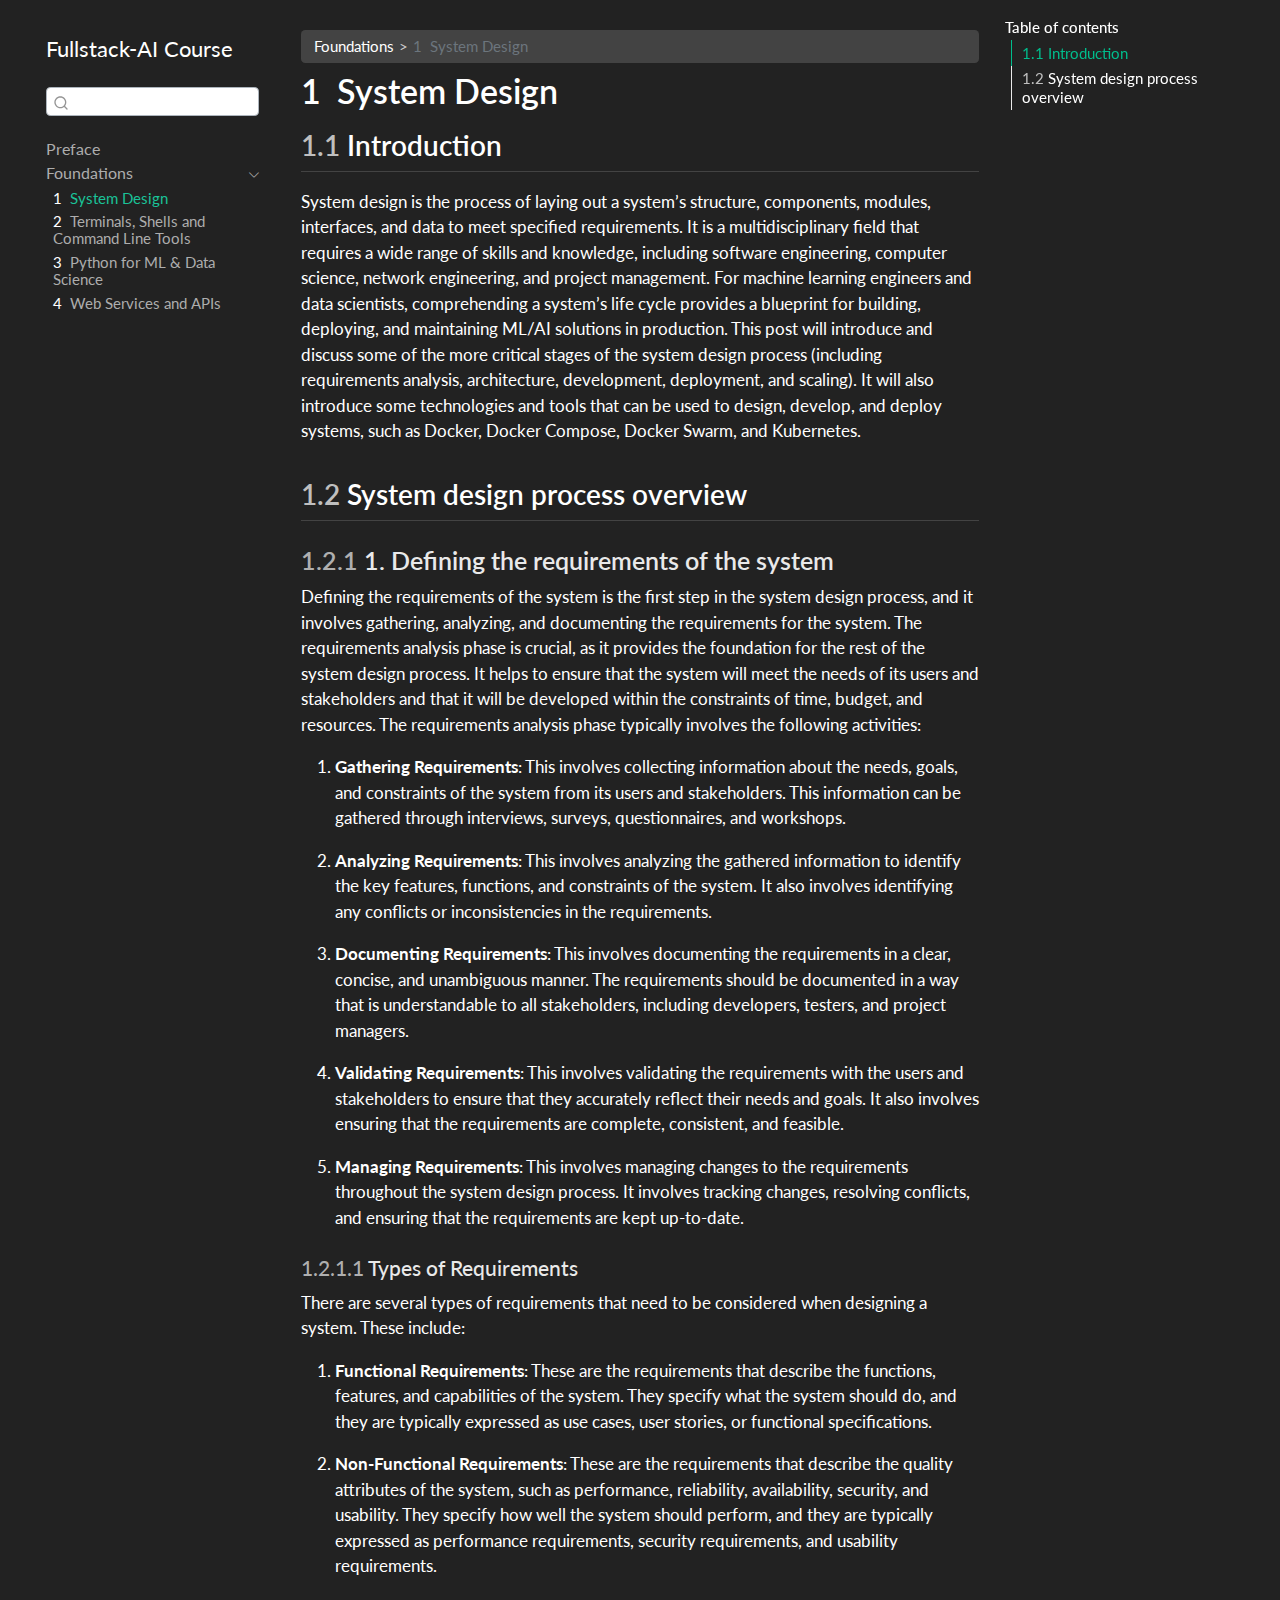
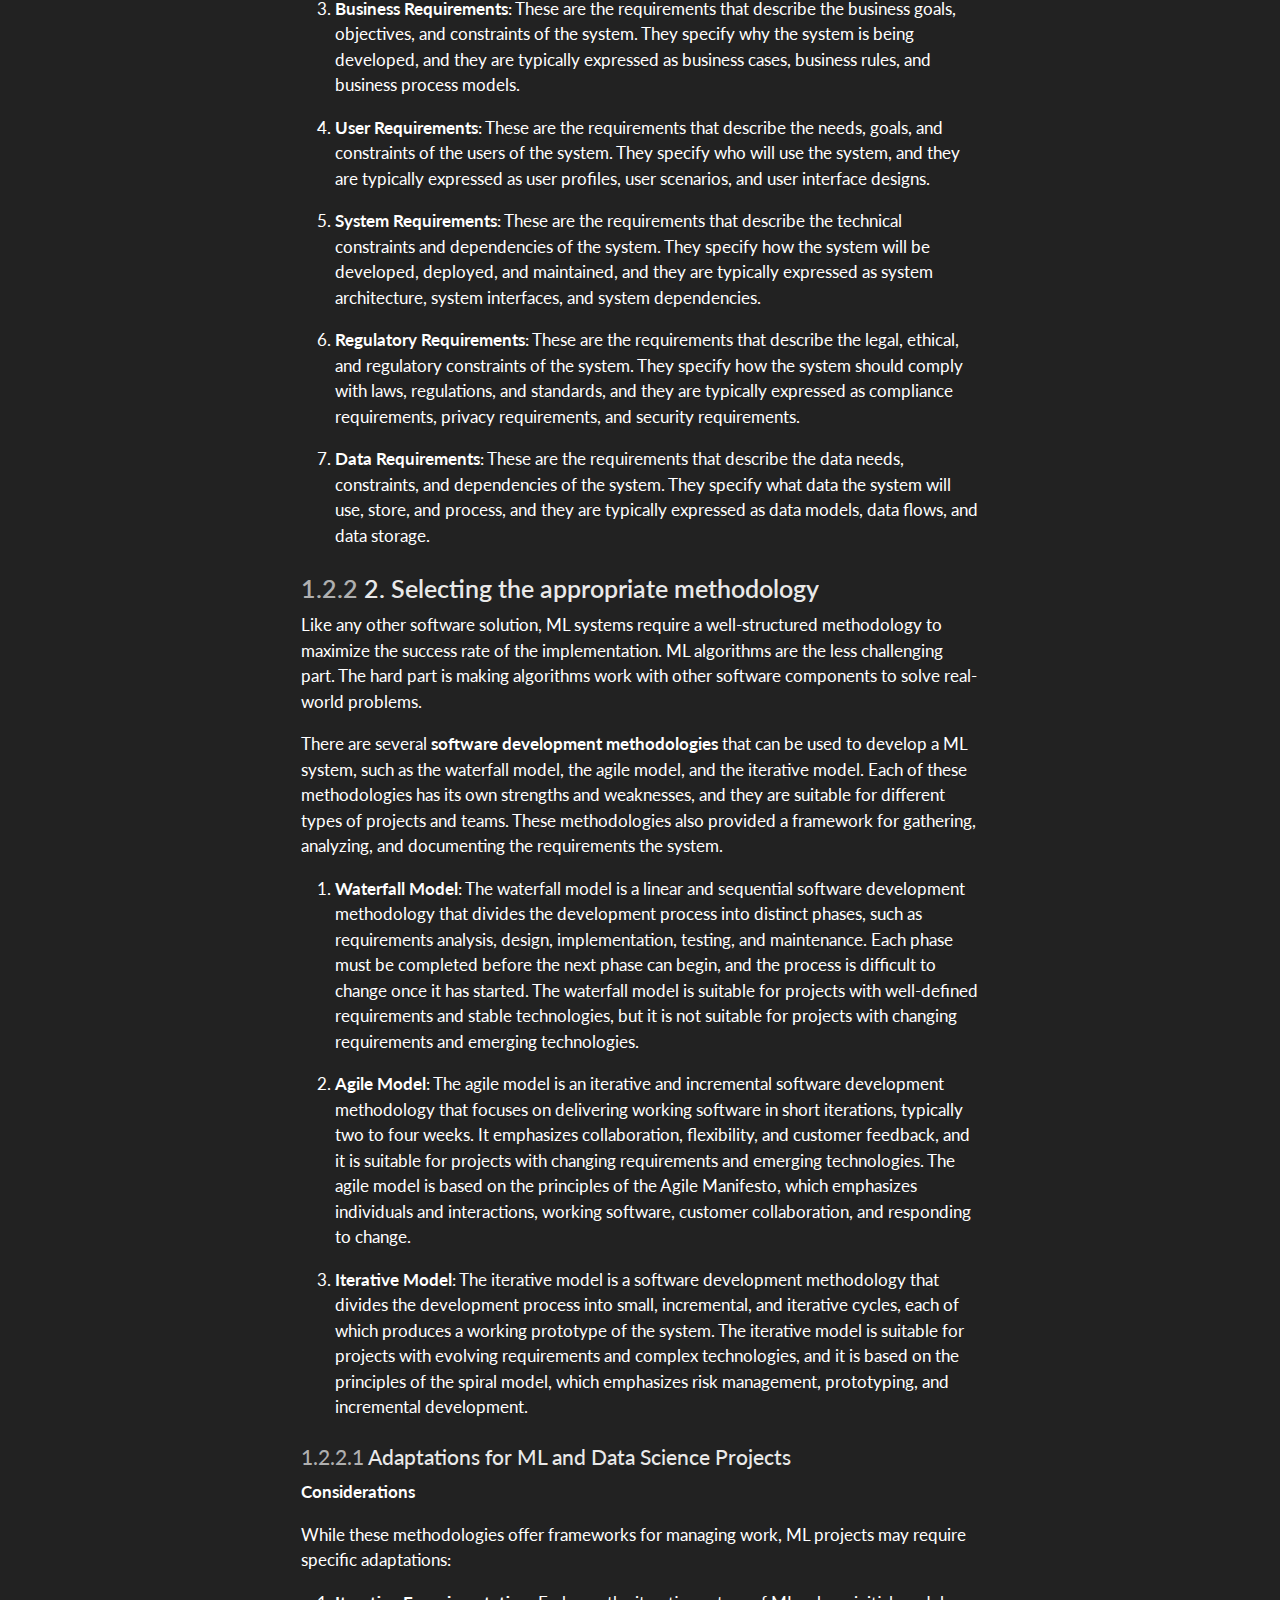
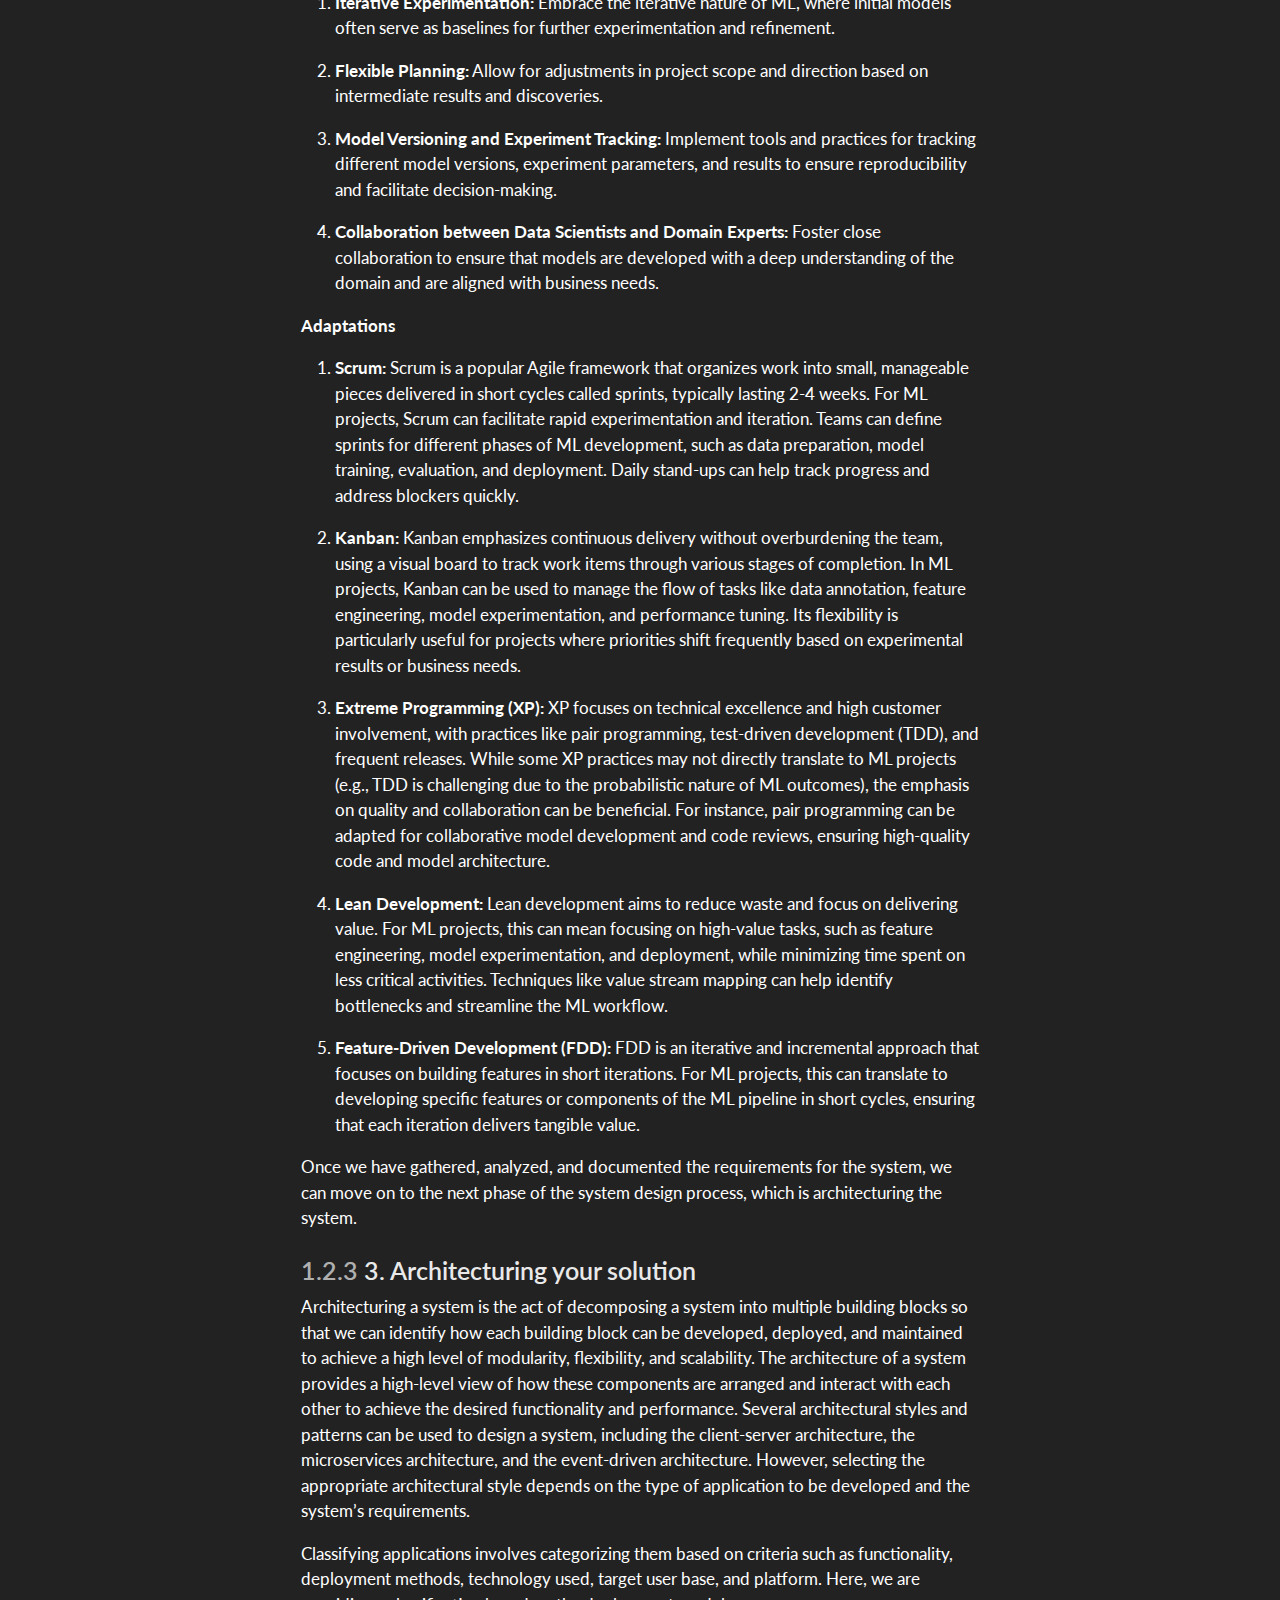
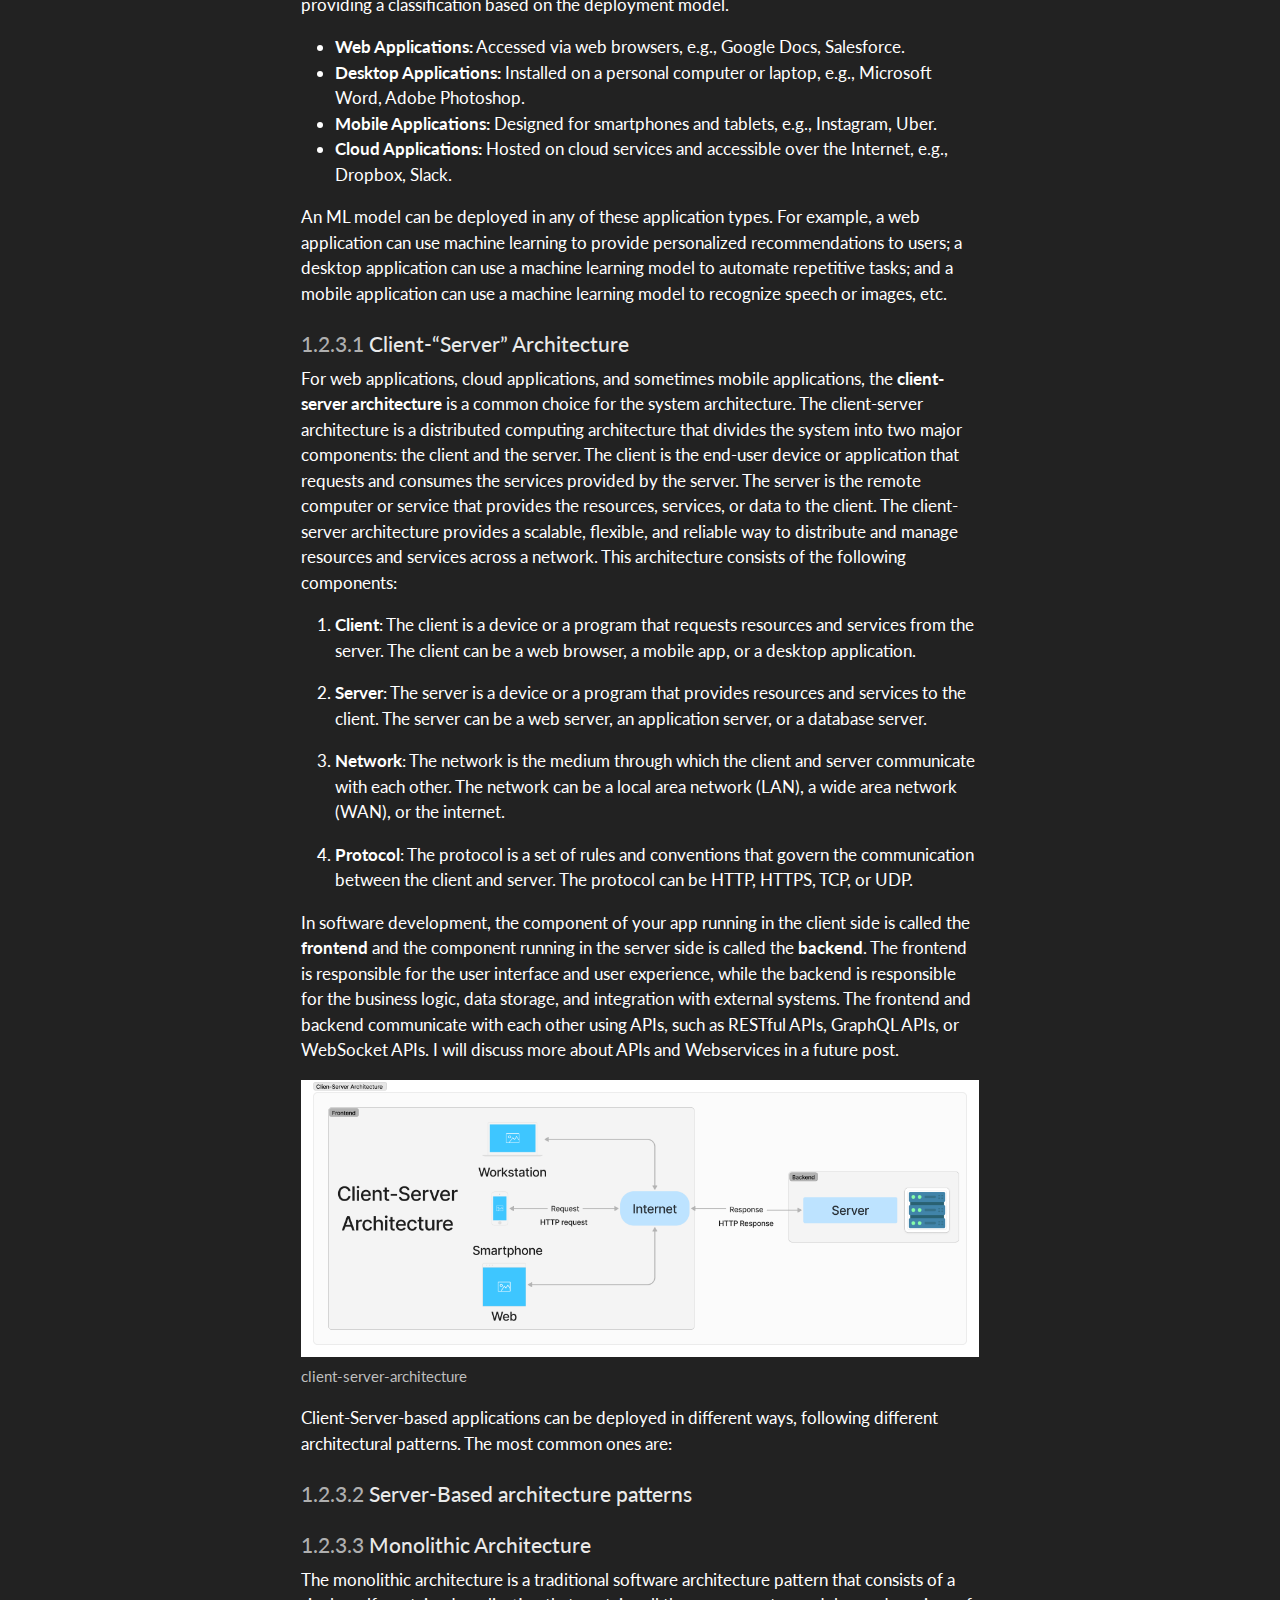
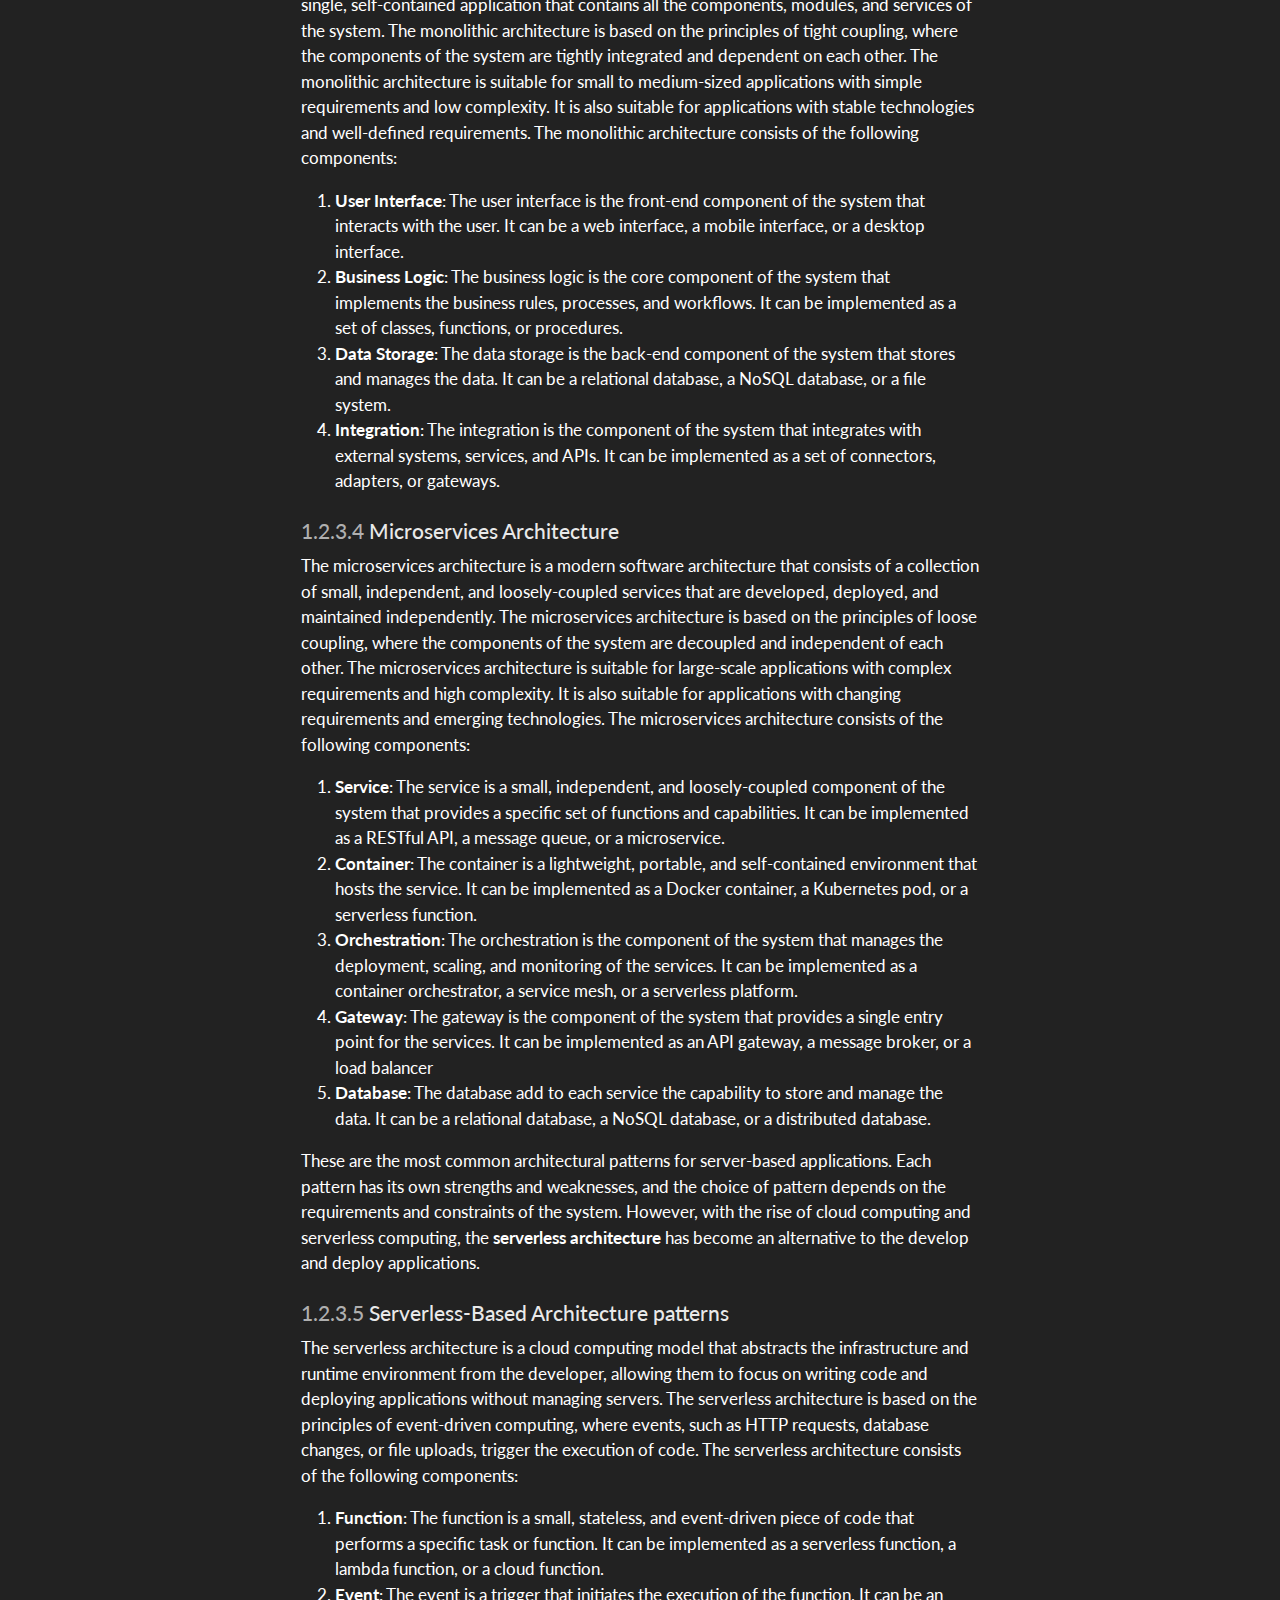
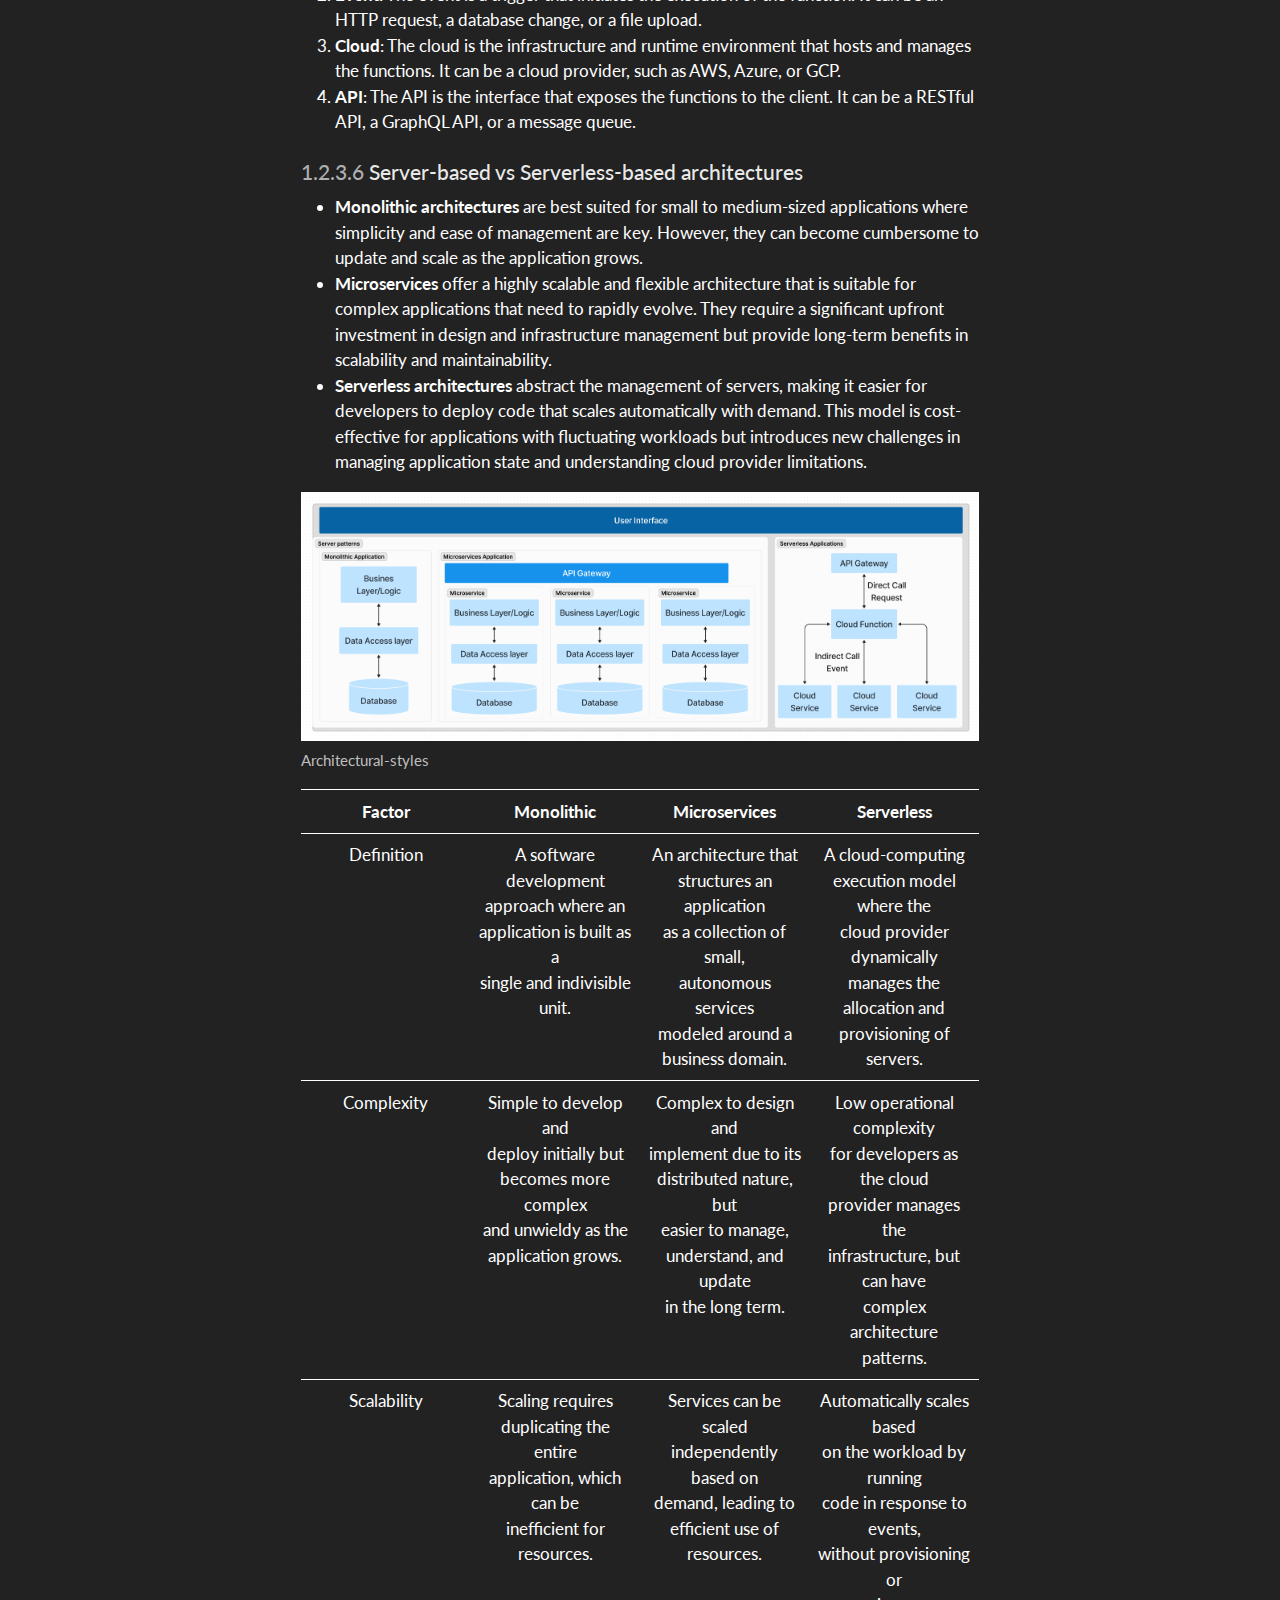
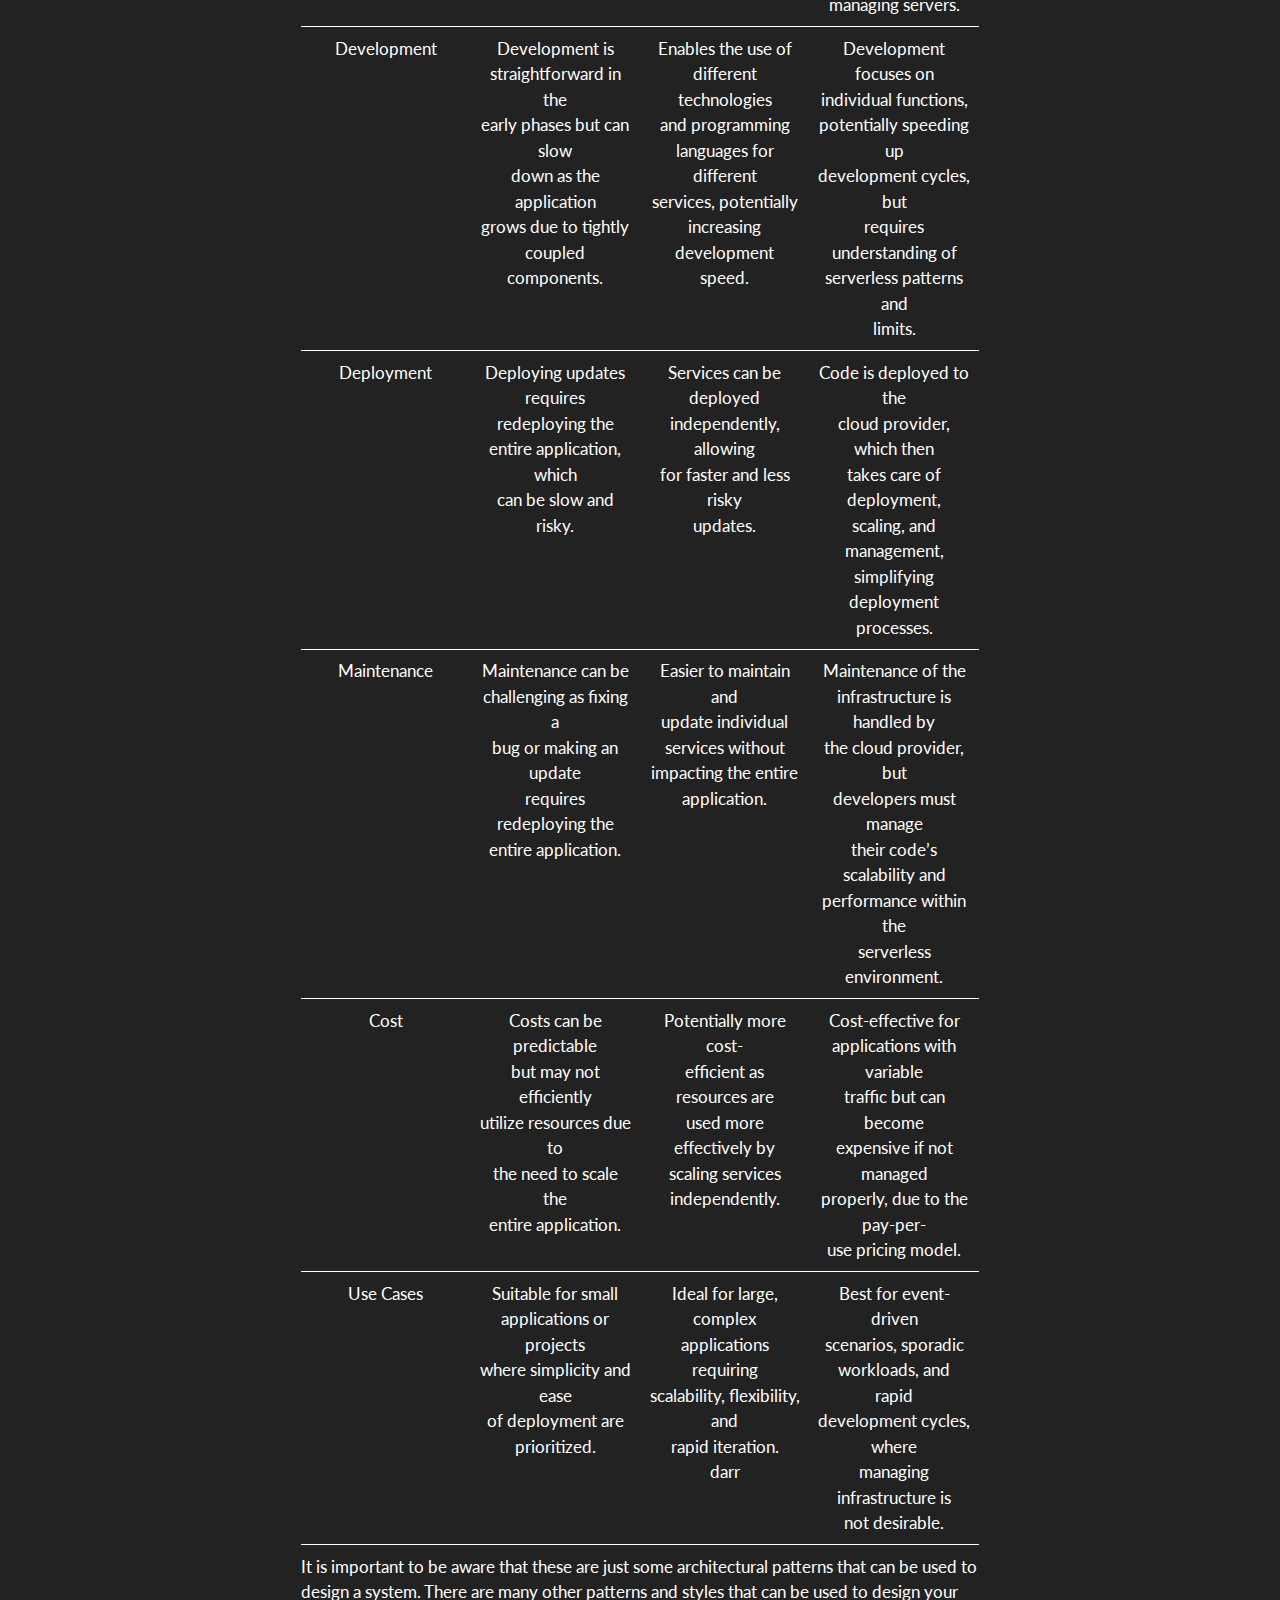
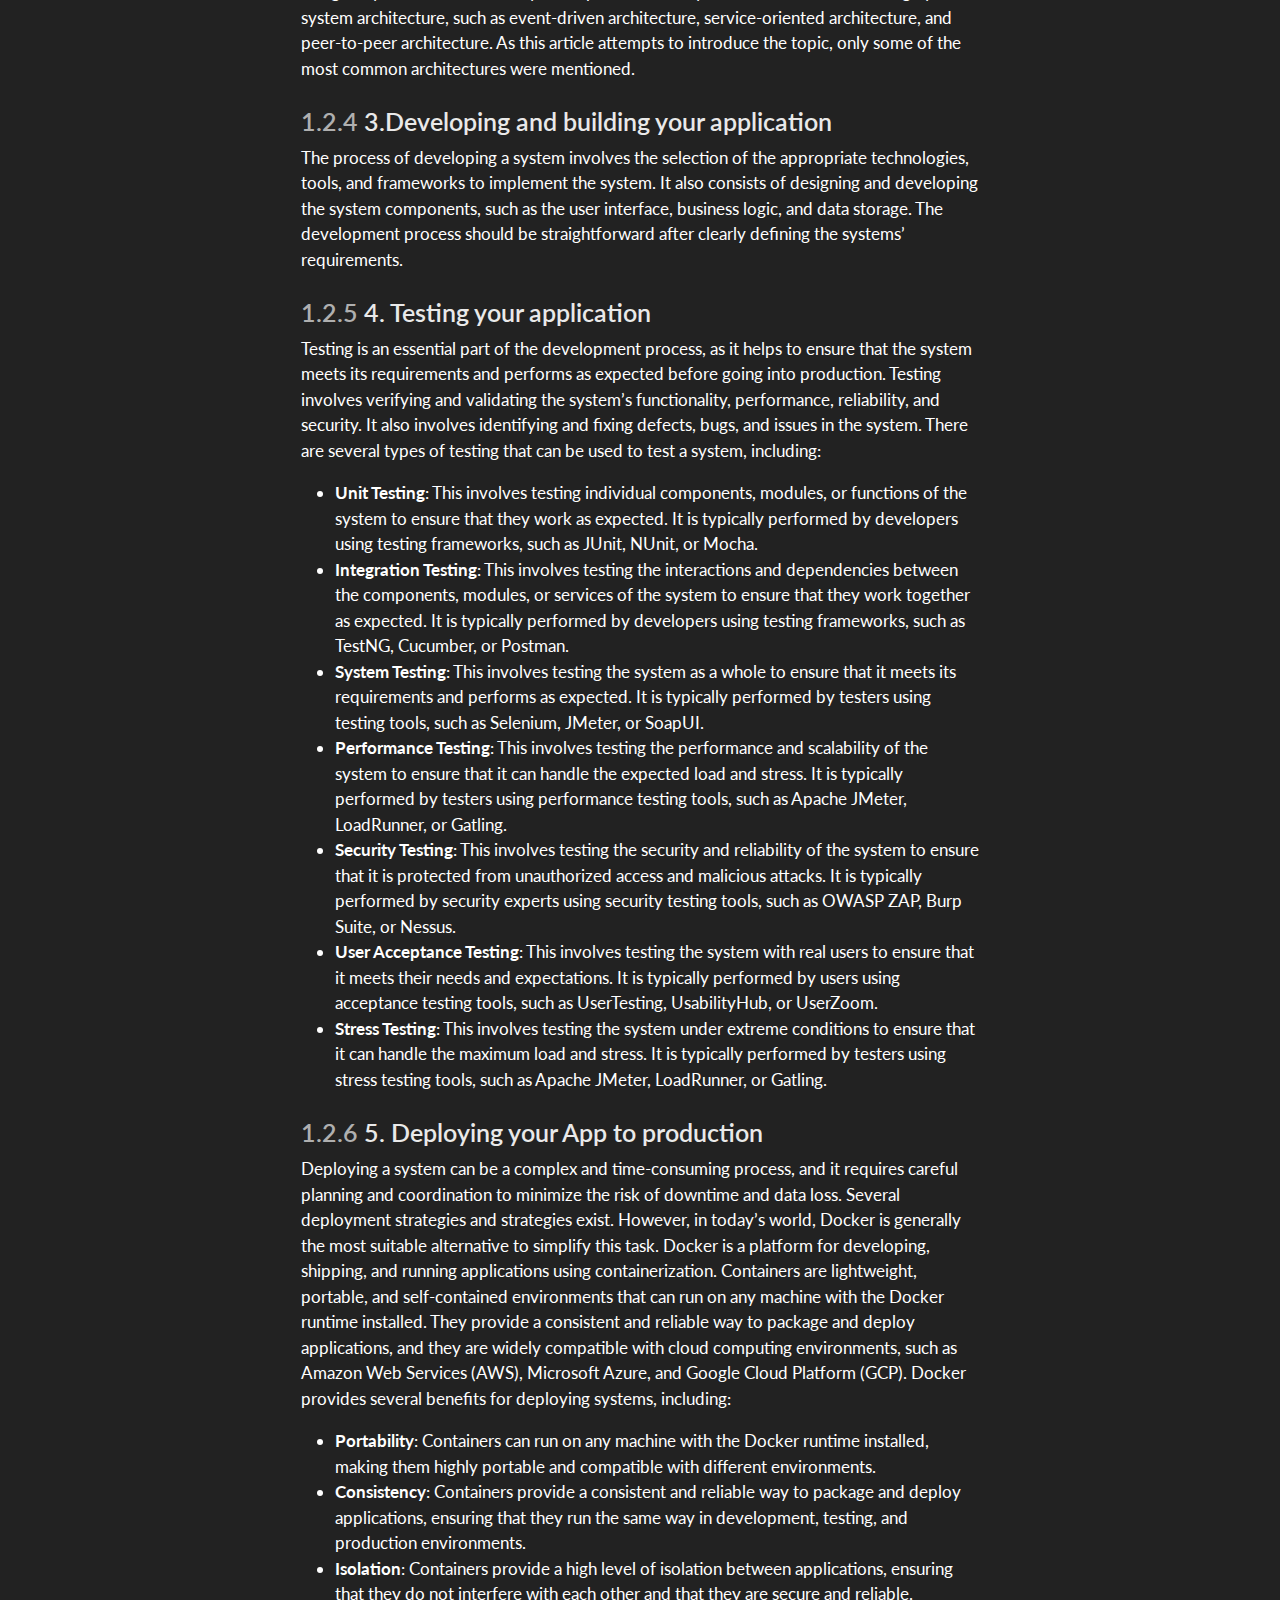
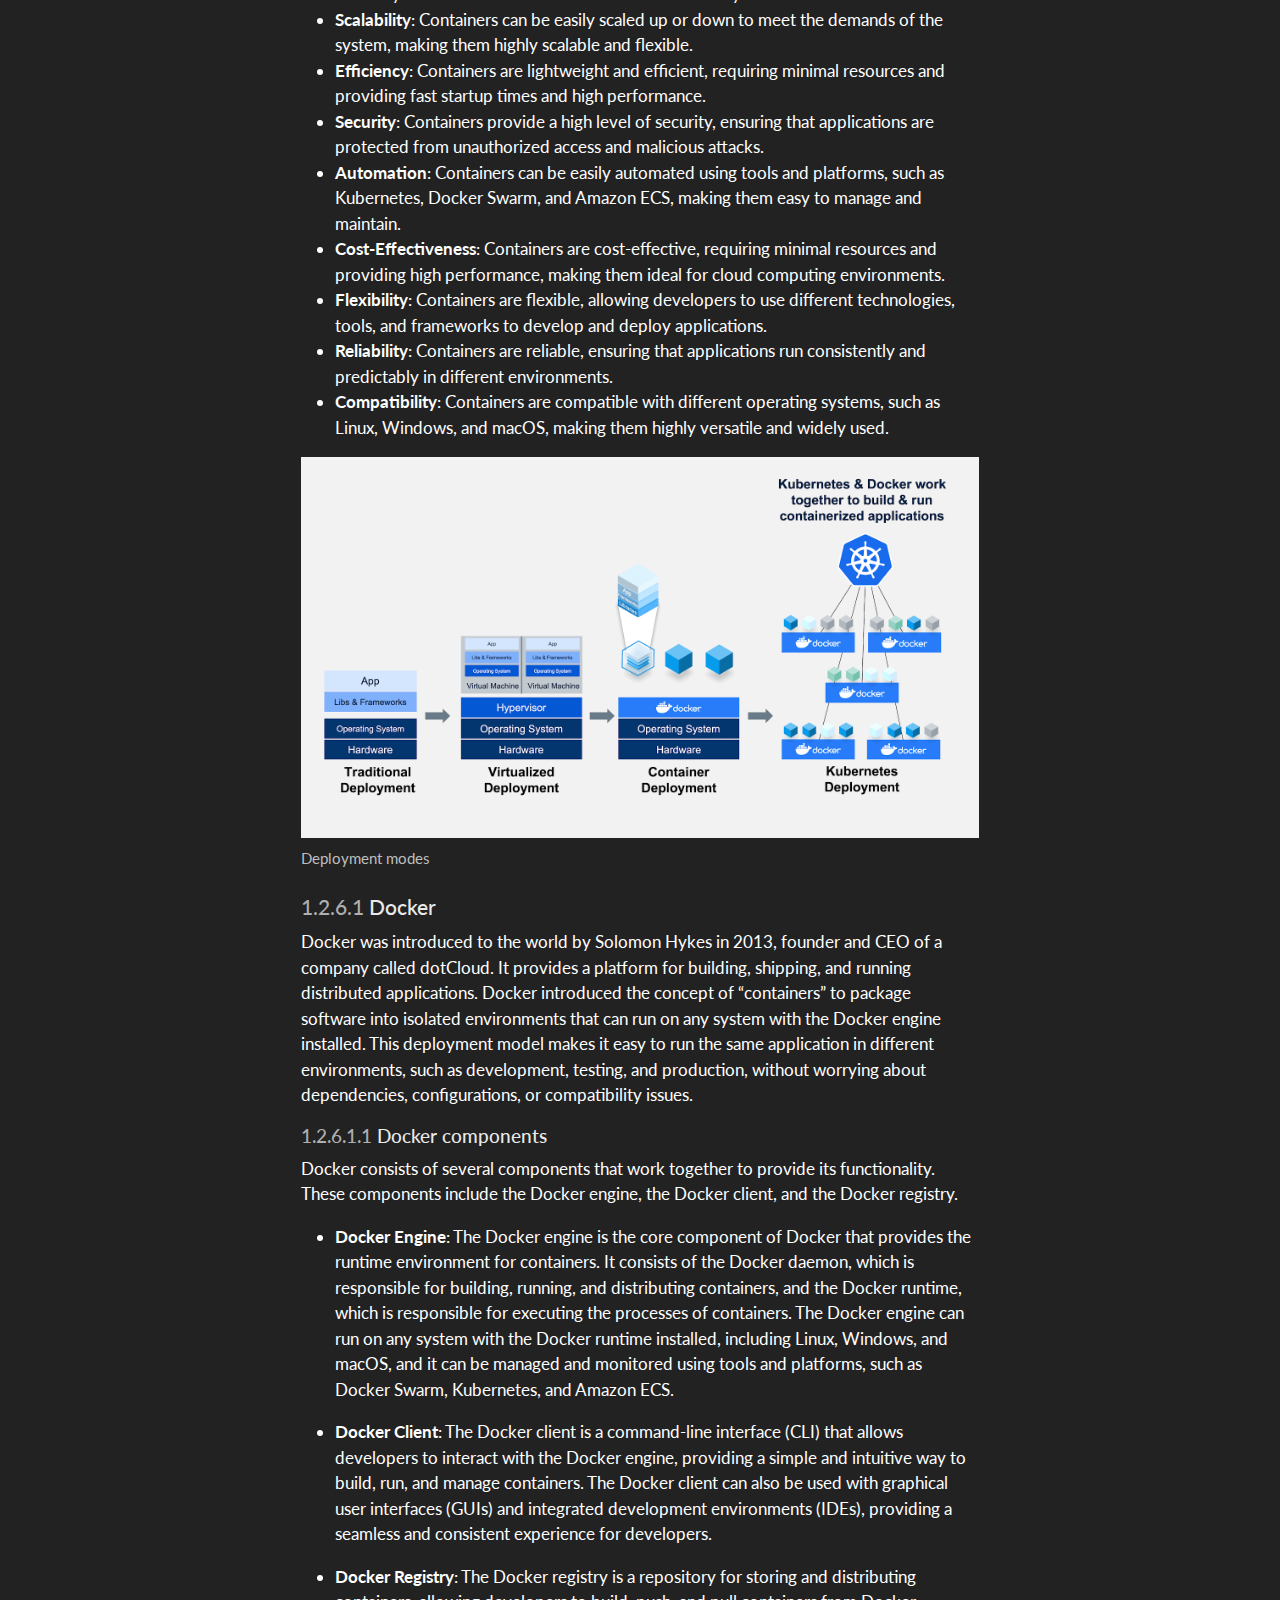
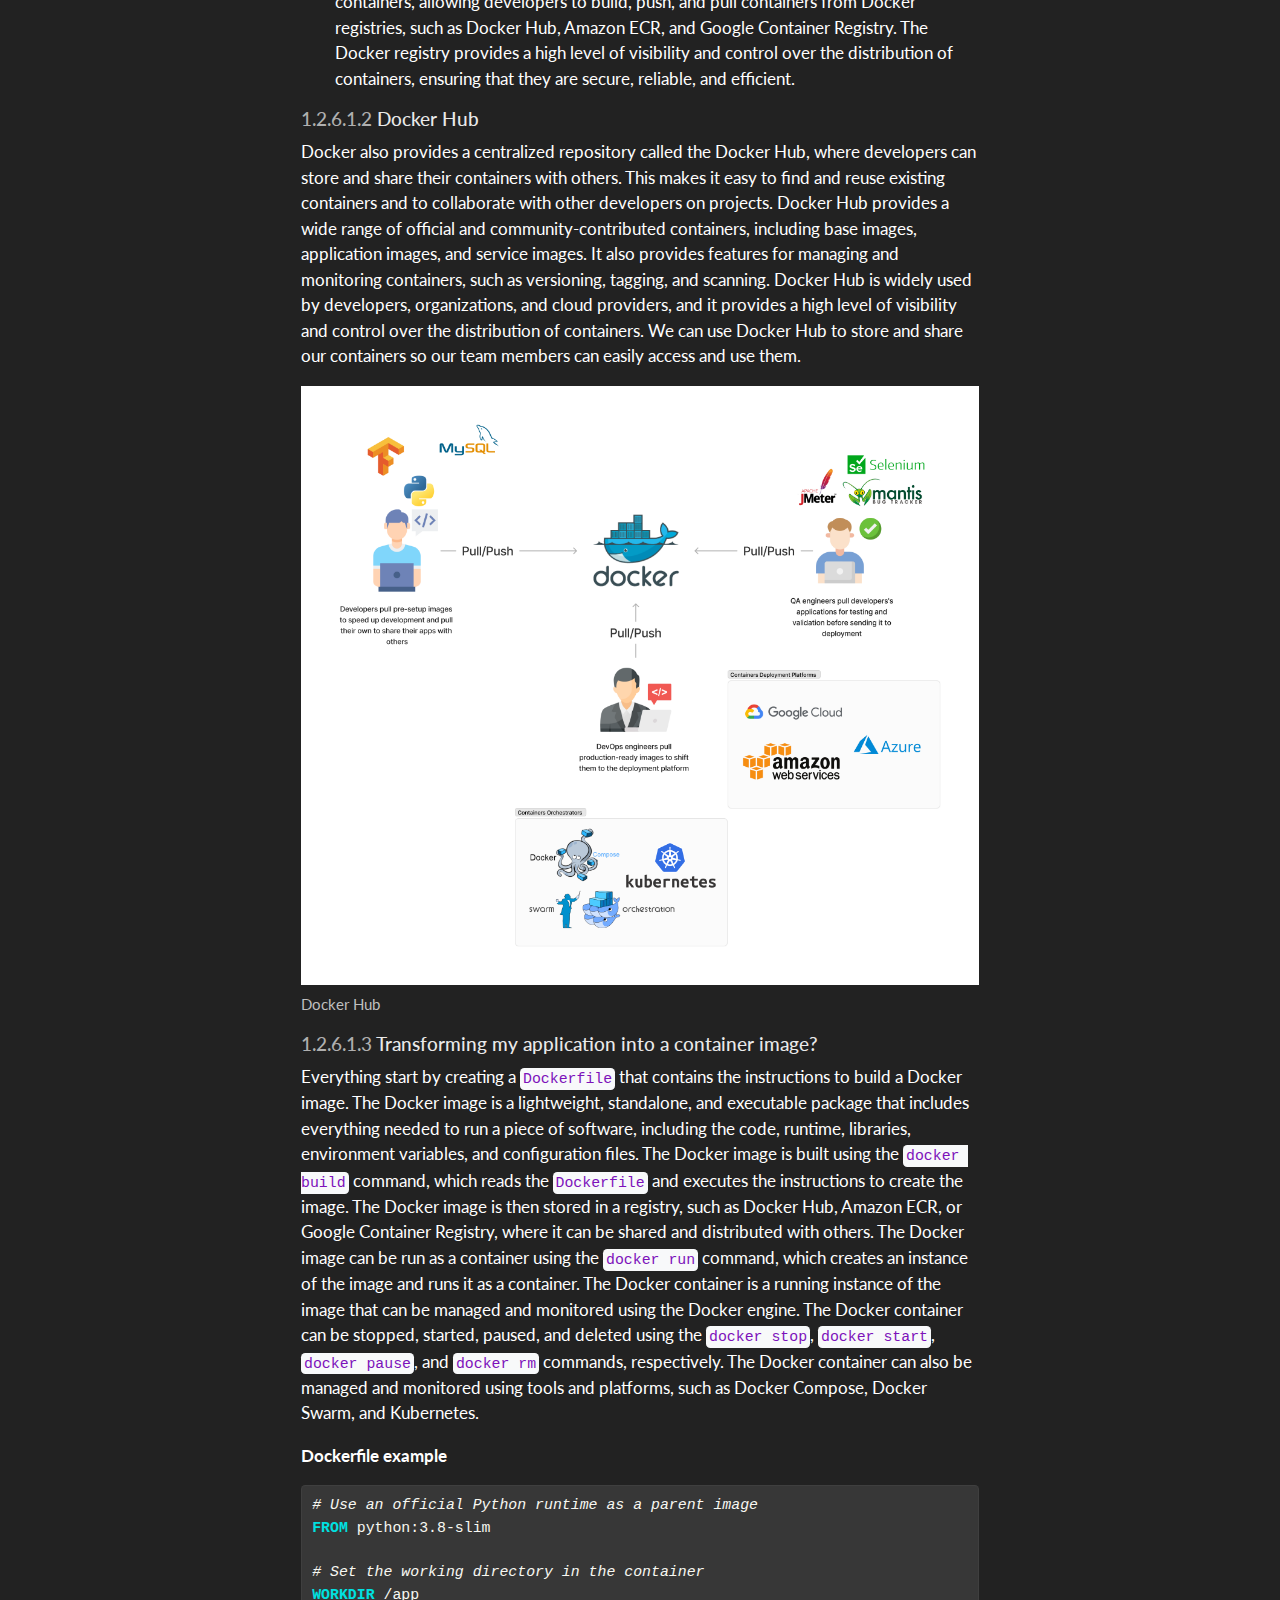
<file: foundations/system-design/index.html>
<!DOCTYPE html>
<html xmlns="http://www.w3.org/1999/xhtml" lang="en" xml:lang="en"><head>

<meta charset="utf-8">
<meta name="generator" content="quarto-1.4.550">

<meta name="viewport" content="width=device-width, initial-scale=1.0, user-scalable=yes">


<title>Fullstack-AI Course - 1&nbsp; System Design</title>
<style>
code{white-space: pre-wrap;}
span.smallcaps{font-variant: small-caps;}
div.columns{display: flex; gap: min(4vw, 1.5em);}
div.column{flex: auto; overflow-x: auto;}
div.hanging-indent{margin-left: 1.5em; text-indent: -1.5em;}
ul.task-list{list-style: none;}
ul.task-list li input[type="checkbox"] {
  width: 0.8em;
  margin: 0 0.8em 0.2em -1em; /* quarto-specific, see https://github.com/quarto-dev/quarto-cli/issues/4556 */ 
  vertical-align: middle;
}
/* CSS for syntax highlighting */
pre > code.sourceCode { white-space: pre; position: relative; }
pre > code.sourceCode > span { line-height: 1.25; }
pre > code.sourceCode > span:empty { height: 1.2em; }
.sourceCode { overflow: visible; }
code.sourceCode > span { color: inherit; text-decoration: inherit; }
div.sourceCode { margin: 1em 0; }
pre.sourceCode { margin: 0; }
@media screen {
div.sourceCode { overflow: auto; }
}
@media print {
pre > code.sourceCode { white-space: pre-wrap; }
pre > code.sourceCode > span { text-indent: -5em; padding-left: 5em; }
}
pre.numberSource code
  { counter-reset: source-line 0; }
pre.numberSource code > span
  { position: relative; left: -4em; counter-increment: source-line; }
pre.numberSource code > span > a:first-child::before
  { content: counter(source-line);
    position: relative; left: -1em; text-align: right; vertical-align: baseline;
    border: none; display: inline-block;
    -webkit-touch-callout: none; -webkit-user-select: none;
    -khtml-user-select: none; -moz-user-select: none;
    -ms-user-select: none; user-select: none;
    padding: 0 4px; width: 4em;
  }
pre.numberSource { margin-left: 3em;  padding-left: 4px; }
div.sourceCode
  {   }
@media screen {
pre > code.sourceCode > span > a:first-child::before { text-decoration: underline; }
}
</style>


<script src="../../site_libs/quarto-nav/quarto-nav.js"></script>
<script src="../../site_libs/quarto-nav/headroom.min.js"></script>
<script src="../../site_libs/clipboard/clipboard.min.js"></script>
<script src="../../site_libs/quarto-search/autocomplete.umd.js"></script>
<script src="../../site_libs/quarto-search/fuse.min.js"></script>
<script src="../../site_libs/quarto-search/quarto-search.js"></script>
<meta name="quarto:offset" content="../../">
<link href="../../foundations/shells-terminals/intro.html" rel="next">
<link href="../../index.html" rel="prev">
<script src="../../site_libs/quarto-html/quarto.js"></script>
<script src="../../site_libs/quarto-html/popper.min.js"></script>
<script src="../../site_libs/quarto-html/tippy.umd.min.js"></script>
<script src="../../site_libs/quarto-html/anchor.min.js"></script>
<link href="../../site_libs/quarto-html/tippy.css" rel="stylesheet">
<link href="../../site_libs/quarto-html/quarto-syntax-highlighting-dark.css" rel="stylesheet" id="quarto-text-highlighting-styles">
<script src="../../site_libs/bootstrap/bootstrap.min.js"></script>
<link href="../../site_libs/bootstrap/bootstrap-icons.css" rel="stylesheet">
<link href="../../site_libs/bootstrap/bootstrap.min.css" rel="stylesheet" id="quarto-bootstrap" data-mode="dark">
<script id="quarto-search-options" type="application/json">{
  "location": "sidebar",
  "copy-button": false,
  "collapse-after": 3,
  "panel-placement": "start",
  "type": "textbox",
  "limit": 50,
  "keyboard-shortcut": [
    "f",
    "/",
    "s"
  ],
  "show-item-context": false,
  "language": {
    "search-no-results-text": "No results",
    "search-matching-documents-text": "matching documents",
    "search-copy-link-title": "Copy link to search",
    "search-hide-matches-text": "Hide additional matches",
    "search-more-match-text": "more match in this document",
    "search-more-matches-text": "more matches in this document",
    "search-clear-button-title": "Clear",
    "search-text-placeholder": "",
    "search-detached-cancel-button-title": "Cancel",
    "search-submit-button-title": "Submit",
    "search-label": "Search"
  }
}</script>


</head>

<body class="nav-sidebar floating">

<div id="quarto-search-results"></div>
  <header id="quarto-header" class="headroom fixed-top">
  <nav class="quarto-secondary-nav">
    <div class="container-fluid d-flex">
      <button type="button" class="quarto-btn-toggle btn" data-bs-toggle="collapse" data-bs-target=".quarto-sidebar-collapse-item" aria-controls="quarto-sidebar" aria-expanded="false" aria-label="Toggle sidebar navigation" onclick="if (window.quartoToggleHeadroom) { window.quartoToggleHeadroom(); }">
        <i class="bi bi-layout-text-sidebar-reverse"></i>
      </button>
        <nav class="quarto-page-breadcrumbs" aria-label="breadcrumb"><ol class="breadcrumb"><li class="breadcrumb-item"><a href="../../foundations/system-design/index.html">Foundations</a></li><li class="breadcrumb-item"><a href="../../foundations/system-design/index.html"><span class="chapter-number">1</span>&nbsp; <span class="chapter-title">System Design</span></a></li></ol></nav>
        <a class="flex-grow-1" role="button" data-bs-toggle="collapse" data-bs-target=".quarto-sidebar-collapse-item" aria-controls="quarto-sidebar" aria-expanded="false" aria-label="Toggle sidebar navigation" onclick="if (window.quartoToggleHeadroom) { window.quartoToggleHeadroom(); }">      
        </a>
      <button type="button" class="btn quarto-search-button" aria-label="" onclick="window.quartoOpenSearch();">
        <i class="bi bi-search"></i>
      </button>
    </div>
  </nav>
</header>
<!-- content -->
<div id="quarto-content" class="quarto-container page-columns page-rows-contents page-layout-article">
<!-- sidebar -->
  <nav id="quarto-sidebar" class="sidebar collapse collapse-horizontal quarto-sidebar-collapse-item sidebar-navigation floating overflow-auto">
    <div class="pt-lg-2 mt-2 text-left sidebar-header">
    <div class="sidebar-title mb-0 py-0">
      <a href="../../">Fullstack-AI Course</a> 
    </div>
      </div>
        <div class="mt-2 flex-shrink-0 align-items-center">
        <div class="sidebar-search">
        <div id="quarto-search" class="" title="Search"></div>
        </div>
        </div>
    <div class="sidebar-menu-container"> 
    <ul class="list-unstyled mt-1">
        <li class="sidebar-item">
  <div class="sidebar-item-container"> 
  <a href="../../index.html" class="sidebar-item-text sidebar-link">
 <span class="menu-text">Preface</span></a>
  </div>
</li>
        <li class="sidebar-item sidebar-item-section">
      <div class="sidebar-item-container"> 
            <a class="sidebar-item-text sidebar-link text-start" data-bs-toggle="collapse" data-bs-target="#quarto-sidebar-section-1" aria-expanded="true">
 <span class="menu-text">Foundations</span></a>
          <a class="sidebar-item-toggle text-start" data-bs-toggle="collapse" data-bs-target="#quarto-sidebar-section-1" aria-expanded="true" aria-label="Toggle section">
            <i class="bi bi-chevron-right ms-2"></i>
          </a> 
      </div>
      <ul id="quarto-sidebar-section-1" class="collapse list-unstyled sidebar-section depth1 show">  
          <li class="sidebar-item">
  <div class="sidebar-item-container"> 
  <a href="../../foundations/system-design/index.html" class="sidebar-item-text sidebar-link active">
 <span class="menu-text"><span class="chapter-number">1</span>&nbsp; <span class="chapter-title">System Design</span></span></a>
  </div>
</li>
          <li class="sidebar-item">
  <div class="sidebar-item-container"> 
  <a href="../../foundations/shells-terminals/intro.html" class="sidebar-item-text sidebar-link">
 <span class="menu-text"><span class="chapter-number">2</span>&nbsp; <span class="chapter-title">Terminals, Shells and Command Line Tools</span></span></a>
  </div>
</li>
          <li class="sidebar-item">
  <div class="sidebar-item-container"> 
  <a href="../../foundations/python/intro.html" class="sidebar-item-text sidebar-link">
 <span class="menu-text"><span class="chapter-number">3</span>&nbsp; <span class="chapter-title">Python for ML &amp; Data Science</span></span></a>
  </div>
</li>
          <li class="sidebar-item">
  <div class="sidebar-item-container"> 
  <a href="../../foundations/webservices-apis/intro.html" class="sidebar-item-text sidebar-link">
 <span class="menu-text"><span class="chapter-number">4</span>&nbsp; <span class="chapter-title">Web Services and APIs</span></span></a>
  </div>
</li>
      </ul>
  </li>
    </ul>
    </div>
</nav>
<div id="quarto-sidebar-glass" class="quarto-sidebar-collapse-item" data-bs-toggle="collapse" data-bs-target=".quarto-sidebar-collapse-item"></div>
<!-- margin-sidebar -->
    <div id="quarto-margin-sidebar" class="sidebar margin-sidebar">
        <nav id="TOC" role="doc-toc" class="toc-active">
    <h2 id="toc-title">Table of contents</h2>
   
  <ul>
  <li><a href="#introduction" id="toc-introduction" class="nav-link active" data-scroll-target="#introduction"><span class="header-section-number">1.1</span> Introduction</a></li>
  <li><a href="#system-design-process-overview" id="toc-system-design-process-overview" class="nav-link" data-scroll-target="#system-design-process-overview"><span class="header-section-number">1.2</span> System design process overview</a>
  <ul class="collapse">
  <li><a href="#defining-the-requirements-of-the-system" id="toc-defining-the-requirements-of-the-system" class="nav-link" data-scroll-target="#defining-the-requirements-of-the-system"><span class="header-section-number">1.2.1</span> 1. Defining the requirements of the system</a></li>
  <li><a href="#selecting-the-appropriate-methodology" id="toc-selecting-the-appropriate-methodology" class="nav-link" data-scroll-target="#selecting-the-appropriate-methodology"><span class="header-section-number">1.2.2</span> 2. Selecting the appropriate methodology</a></li>
  <li><a href="#architecturing-your-solution" id="toc-architecturing-your-solution" class="nav-link" data-scroll-target="#architecturing-your-solution"><span class="header-section-number">1.2.3</span> 3. Architecturing your solution</a></li>
  <li><a href="#developing-and-building-your-application" id="toc-developing-and-building-your-application" class="nav-link" data-scroll-target="#developing-and-building-your-application"><span class="header-section-number">1.2.4</span> 3.Developing and building your application</a></li>
  <li><a href="#testing-your-application" id="toc-testing-your-application" class="nav-link" data-scroll-target="#testing-your-application"><span class="header-section-number">1.2.5</span> 4. Testing your application</a></li>
  <li><a href="#deploying-your-app-to-production" id="toc-deploying-your-app-to-production" class="nav-link" data-scroll-target="#deploying-your-app-to-production"><span class="header-section-number">1.2.6</span> 5. Deploying your App to production</a></li>
  <li><a href="#scaling-your-app-to-meet-the-demands-of-its-users" id="toc-scaling-your-app-to-meet-the-demands-of-its-users" class="nav-link" data-scroll-target="#scaling-your-app-to-meet-the-demands-of-its-users"><span class="header-section-number">1.2.7</span> 6. Scaling your App to meet the demands of its users</a></li>
  <li><a href="#monitoring-and-logging" id="toc-monitoring-and-logging" class="nav-link" data-scroll-target="#monitoring-and-logging"><span class="header-section-number">1.2.8</span> 7. Monitoring and Logging</a></li>
  </ul></li>
  </ul>
</nav>
    </div>
<!-- main -->
<main class="content" id="quarto-document-content">

<header id="title-block-header" class="quarto-title-block default"><nav class="quarto-page-breadcrumbs quarto-title-breadcrumbs d-none d-lg-block" aria-label="breadcrumb"><ol class="breadcrumb"><li class="breadcrumb-item"><a href="../../foundations/system-design/index.html">Foundations</a></li><li class="breadcrumb-item"><a href="../../foundations/system-design/index.html"><span class="chapter-number">1</span>&nbsp; <span class="chapter-title">System Design</span></a></li></ol></nav>
<div class="quarto-title">
<h1 class="title"><span class="chapter-number">1</span>&nbsp; <span class="chapter-title">System Design</span></h1>
</div>



<div class="quarto-title-meta">

    
  
    
  </div>
  


</header>


<section id="introduction" class="level2" data-number="1.1">
<h2 data-number="1.1" class="anchored" data-anchor-id="introduction"><span class="header-section-number">1.1</span> Introduction</h2>
<p>System design is the process of laying out a system’s structure, components, modules, interfaces, and data to meet specified requirements. It is a multidisciplinary field that requires a wide range of skills and knowledge, including software engineering, computer science, network engineering, and project management. For machine learning engineers and data scientists, comprehending a system’s life cycle provides a blueprint for building, deploying, and maintaining ML/AI solutions in production. This post will introduce and discuss some of the more critical stages of the system design process (including requirements analysis, architecture, development, deployment, and scaling). It will also introduce some technologies and tools that can be used to design, develop, and deploy systems, such as Docker, Docker Compose, Docker Swarm, and Kubernetes.</p>
</section>
<section id="system-design-process-overview" class="level2" data-number="1.2">
<h2 data-number="1.2" class="anchored" data-anchor-id="system-design-process-overview"><span class="header-section-number">1.2</span> System design process overview</h2>
<section id="defining-the-requirements-of-the-system" class="level3" data-number="1.2.1">
<h3 data-number="1.2.1" class="anchored" data-anchor-id="defining-the-requirements-of-the-system"><span class="header-section-number">1.2.1</span> 1. Defining the requirements of the system</h3>
<p>Defining the requirements of the system is the first step in the system design process, and it involves gathering, analyzing, and documenting the requirements for the system. The requirements analysis phase is crucial, as it provides the foundation for the rest of the system design process. It helps to ensure that the system will meet the needs of its users and stakeholders and that it will be developed within the constraints of time, budget, and resources. The requirements analysis phase typically involves the following activities:</p>
<ol type="1">
<li><p><strong>Gathering Requirements</strong>: This involves collecting information about the needs, goals, and constraints of the system from its users and stakeholders. This information can be gathered through interviews, surveys, questionnaires, and workshops.</p></li>
<li><p><strong>Analyzing Requirements</strong>: This involves analyzing the gathered information to identify the key features, functions, and constraints of the system. It also involves identifying any conflicts or inconsistencies in the requirements.</p></li>
<li><p><strong>Documenting Requirements</strong>: This involves documenting the requirements in a clear, concise, and unambiguous manner. The requirements should be documented in a way that is understandable to all stakeholders, including developers, testers, and project managers.</p></li>
<li><p><strong>Validating Requirements</strong>: This involves validating the requirements with the users and stakeholders to ensure that they accurately reflect their needs and goals. It also involves ensuring that the requirements are complete, consistent, and feasible.</p></li>
<li><p><strong>Managing Requirements</strong>: This involves managing changes to the requirements throughout the system design process. It involves tracking changes, resolving conflicts, and ensuring that the requirements are kept up-to-date.</p></li>
</ol>
<section id="types-of-requirements" class="level4" data-number="1.2.1.1">
<h4 data-number="1.2.1.1" class="anchored" data-anchor-id="types-of-requirements"><span class="header-section-number">1.2.1.1</span> Types of Requirements</h4>
<p>There are several types of requirements that need to be considered when designing a system. These include:</p>
<ol type="1">
<li><p><strong>Functional Requirements</strong>: These are the requirements that describe the functions, features, and capabilities of the system. They specify what the system should do, and they are typically expressed as use cases, user stories, or functional specifications.</p></li>
<li><p><strong>Non-Functional Requirements</strong>: These are the requirements that describe the quality attributes of the system, such as performance, reliability, availability, security, and usability. They specify how well the system should perform, and they are typically expressed as performance requirements, security requirements, and usability requirements.</p></li>
<li><p><strong>Business Requirements</strong>: These are the requirements that describe the business goals, objectives, and constraints of the system. They specify why the system is being developed, and they are typically expressed as business cases, business rules, and business process models.</p></li>
<li><p><strong>User Requirements</strong>: These are the requirements that describe the needs, goals, and constraints of the users of the system. They specify who will use the system, and they are typically expressed as user profiles, user scenarios, and user interface designs.</p></li>
<li><p><strong>System Requirements</strong>: These are the requirements that describe the technical constraints and dependencies of the system. They specify how the system will be developed, deployed, and maintained, and they are typically expressed as system architecture, system interfaces, and system dependencies.</p></li>
<li><p><strong>Regulatory Requirements</strong>: These are the requirements that describe the legal, ethical, and regulatory constraints of the system. They specify how the system should comply with laws, regulations, and standards, and they are typically expressed as compliance requirements, privacy requirements, and security requirements.</p></li>
<li><p><strong>Data Requirements</strong>: These are the requirements that describe the data needs, constraints, and dependencies of the system. They specify what data the system will use, store, and process, and they are typically expressed as data models, data flows, and data storage.</p></li>
</ol>
</section>
</section>
<section id="selecting-the-appropriate-methodology" class="level3" data-number="1.2.2">
<h3 data-number="1.2.2" class="anchored" data-anchor-id="selecting-the-appropriate-methodology"><span class="header-section-number">1.2.2</span> 2. Selecting the appropriate methodology</h3>
<p>Like any other software solution, ML systems require a well-structured methodology to maximize the success rate of the implementation. ML algorithms are the less challenging part. The hard part is making algorithms work with other software components to solve real-world problems.</p>
<p>There are several <strong>software development methodologies</strong> that can be used to develop a ML system, such as the waterfall model, the agile model, and the iterative model. Each of these methodologies has its own strengths and weaknesses, and they are suitable for different types of projects and teams. These methodologies also provided a framework for gathering, analyzing, and documenting the requirements the system.</p>
<ol type="1">
<li><p><strong>Waterfall Model</strong>: The waterfall model is a linear and sequential software development methodology that divides the development process into distinct phases, such as requirements analysis, design, implementation, testing, and maintenance. Each phase must be completed before the next phase can begin, and the process is difficult to change once it has started. The waterfall model is suitable for projects with well-defined requirements and stable technologies, but it is not suitable for projects with changing requirements and emerging technologies.</p></li>
<li><p><strong>Agile Model</strong>: The agile model is an iterative and incremental software development methodology that focuses on delivering working software in short iterations, typically two to four weeks. It emphasizes collaboration, flexibility, and customer feedback, and it is suitable for projects with changing requirements and emerging technologies. The agile model is based on the principles of the Agile Manifesto, which emphasizes individuals and interactions, working software, customer collaboration, and responding to change.</p></li>
<li><p><strong>Iterative Model</strong>: The iterative model is a software development methodology that divides the development process into small, incremental, and iterative cycles, each of which produces a working prototype of the system. The iterative model is suitable for projects with evolving requirements and complex technologies, and it is based on the principles of the spiral model, which emphasizes risk management, prototyping, and incremental development.</p></li>
</ol>
<section id="adaptations-for-ml-and-data-science-projects" class="level4" data-number="1.2.2.1">
<h4 data-number="1.2.2.1" class="anchored" data-anchor-id="adaptations-for-ml-and-data-science-projects"><span class="header-section-number">1.2.2.1</span> Adaptations for ML and Data Science Projects</h4>
<p><strong>Considerations</strong></p>
<p>While these methodologies offer frameworks for managing work, ML projects may require specific adaptations:</p>
<ol type="1">
<li><p><strong>Iterative Experimentation:</strong> Embrace the iterative nature of ML, where initial models often serve as baselines for further experimentation and refinement.</p></li>
<li><p><strong>Flexible Planning:</strong> Allow for adjustments in project scope and direction based on intermediate results and discoveries.</p></li>
<li><p><strong>Model Versioning and Experiment Tracking:</strong> Implement tools and practices for tracking different model versions, experiment parameters, and results to ensure reproducibility and facilitate decision-making.</p></li>
<li><p><strong>Collaboration between Data Scientists and Domain Experts:</strong> Foster close collaboration to ensure that models are developed with a deep understanding of the domain and are aligned with business needs.</p></li>
</ol>
<p><strong>Adaptations</strong></p>
<ol type="1">
<li><p><strong>Scrum:</strong> Scrum is a popular Agile framework that organizes work into small, manageable pieces delivered in short cycles called sprints, typically lasting 2-4 weeks. For ML projects, Scrum can facilitate rapid experimentation and iteration. Teams can define sprints for different phases of ML development, such as data preparation, model training, evaluation, and deployment. Daily stand-ups can help track progress and address blockers quickly.</p></li>
<li><p><strong>Kanban:</strong> Kanban emphasizes continuous delivery without overburdening the team, using a visual board to track work items through various stages of completion. In ML projects, Kanban can be used to manage the flow of tasks like data annotation, feature engineering, model experimentation, and performance tuning. Its flexibility is particularly useful for projects where priorities shift frequently based on experimental results or business needs.</p></li>
<li><p><strong>Extreme Programming (XP):</strong> XP focuses on technical excellence and high customer involvement, with practices like pair programming, test-driven development (TDD), and frequent releases. While some XP practices may not directly translate to ML projects (e.g., TDD is challenging due to the probabilistic nature of ML outcomes), the emphasis on quality and collaboration can be beneficial. For instance, pair programming can be adapted for collaborative model development and code reviews, ensuring high-quality code and model architecture.</p></li>
<li><p><strong>Lean Development:</strong> Lean development aims to reduce waste and focus on delivering value. For ML projects, this can mean focusing on high-value tasks, such as feature engineering, model experimentation, and deployment, while minimizing time spent on less critical activities. Techniques like value stream mapping can help identify bottlenecks and streamline the ML workflow.</p></li>
<li><p><strong>Feature-Driven Development (FDD):</strong> FDD is an iterative and incremental approach that focuses on building features in short iterations. For ML projects, this can translate to developing specific features or components of the ML pipeline in short cycles, ensuring that each iteration delivers tangible value.</p></li>
</ol>
<p>Once we have gathered, analyzed, and documented the requirements for the system, we can move on to the next phase of the system design process, which is architecturing the system.</p>
</section>
</section>
<section id="architecturing-your-solution" class="level3" data-number="1.2.3">
<h3 data-number="1.2.3" class="anchored" data-anchor-id="architecturing-your-solution"><span class="header-section-number">1.2.3</span> 3. Architecturing your solution</h3>
<p>Architecturing a system is the act of decomposing a system into multiple building blocks so that we can identify how each building block can be developed, deployed, and maintained to achieve a high level of modularity, flexibility, and scalability. The architecture of a system provides a high-level view of how these components are arranged and interact with each other to achieve the desired functionality and performance. Several architectural styles and patterns can be used to design a system, including the client-server architecture, the microservices architecture, and the event-driven architecture. However, selecting the appropriate architectural style depends on the type of application to be developed and the system’s requirements.</p>
<p>Classifying applications involves categorizing them based on criteria such as functionality, deployment methods, technology used, target user base, and platform. Here, we are providing a classification based on the deployment model.</p>
<ul>
<li><strong>Web Applications:</strong> Accessed via web browsers, e.g., Google Docs, Salesforce.</li>
<li><strong>Desktop Applications:</strong> Installed on a personal computer or laptop, e.g., Microsoft Word, Adobe Photoshop.</li>
<li><strong>Mobile Applications:</strong> Designed for smartphones and tablets, e.g., Instagram, Uber.</li>
<li><strong>Cloud Applications:</strong> Hosted on cloud services and accessible over the Internet, e.g., Dropbox, Slack.</li>
</ul>
<p>An ML model can be deployed in any of these application types. For example, a web application can use machine learning to provide personalized recommendations to users; a desktop application can use a machine learning model to automate repetitive tasks; and a mobile application can use a machine learning model to recognize speech or images, etc.</p>
<section id="client-server-architecture" class="level4" data-number="1.2.3.1">
<h4 data-number="1.2.3.1" class="anchored" data-anchor-id="client-server-architecture"><span class="header-section-number">1.2.3.1</span> Client-“Server” Architecture</h4>
<p>For web applications, cloud applications, and sometimes mobile applications, the <strong>client-server architecture</strong> is a common choice for the system architecture. The client-server architecture is a distributed computing architecture that divides the system into two major components: the client and the server. The client is the end-user device or application that requests and consumes the services provided by the server. The server is the remote computer or service that provides the resources, services, or data to the client. The client-server architecture provides a scalable, flexible, and reliable way to distribute and manage resources and services across a network. This architecture consists of the following components:</p>
<ol type="1">
<li><p><strong>Client</strong>: The client is a device or a program that requests resources and services from the server. The client can be a web browser, a mobile app, or a desktop application.</p></li>
<li><p><strong>Server</strong>: The server is a device or a program that provides resources and services to the client. The server can be a web server, an application server, or a database server.</p></li>
<li><p><strong>Network</strong>: The network is the medium through which the client and server communicate with each other. The network can be a local area network (LAN), a wide area network (WAN), or the internet.</p></li>
<li><p><strong>Protocol</strong>: The protocol is a set of rules and conventions that govern the communication between the client and server. The protocol can be HTTP, HTTPS, TCP, or UDP.</p></li>
</ol>
<p>In software development, the component of your app running in the client side is called the <strong>frontend</strong> and the component running in the server side is called the <strong>backend</strong>. The frontend is responsible for the user interface and user experience, while the backend is responsible for the business logic, data storage, and integration with external systems. The frontend and backend communicate with each other using APIs, such as RESTful APIs, GraphQL APIs, or WebSocket APIs. I will discuss more about APIs and Webservices in a future post.</p>
<div class="quarto-figure quarto-figure-center">
<figure class="figure">
<p><img src="client-server.png" class="img-fluid figure-img"></p>
<figcaption>client-server-architecture</figcaption>
</figure>
</div>
<p>Client-Server-based applications can be deployed in different ways, following different architectural patterns. The most common ones are:</p>
</section>
<section id="server-based-architecture-patterns" class="level4" data-number="1.2.3.2">
<h4 data-number="1.2.3.2" class="anchored" data-anchor-id="server-based-architecture-patterns"><span class="header-section-number">1.2.3.2</span> Server-Based architecture patterns</h4>
</section>
<section id="monolithic-architecture" class="level4" data-number="1.2.3.3">
<h4 data-number="1.2.3.3" class="anchored" data-anchor-id="monolithic-architecture"><span class="header-section-number">1.2.3.3</span> Monolithic Architecture</h4>
<p>The monolithic architecture is a traditional software architecture pattern that consists of a single, self-contained application that contains all the components, modules, and services of the system. The monolithic architecture is based on the principles of tight coupling, where the components of the system are tightly integrated and dependent on each other. The monolithic architecture is suitable for small to medium-sized applications with simple requirements and low complexity. It is also suitable for applications with stable technologies and well-defined requirements. The monolithic architecture consists of the following components:</p>
<ol type="1">
<li><strong>User Interface</strong>: The user interface is the front-end component of the system that interacts with the user. It can be a web interface, a mobile interface, or a desktop interface.</li>
<li><strong>Business Logic</strong>: The business logic is the core component of the system that implements the business rules, processes, and workflows. It can be implemented as a set of classes, functions, or procedures.</li>
<li><strong>Data Storage</strong>: The data storage is the back-end component of the system that stores and manages the data. It can be a relational database, a NoSQL database, or a file system.</li>
<li><strong>Integration</strong>: The integration is the component of the system that integrates with external systems, services, and APIs. It can be implemented as a set of connectors, adapters, or gateways.</li>
</ol>
</section>
<section id="microservices-architecture" class="level4" data-number="1.2.3.4">
<h4 data-number="1.2.3.4" class="anchored" data-anchor-id="microservices-architecture"><span class="header-section-number">1.2.3.4</span> Microservices Architecture</h4>
<p>The microservices architecture is a modern software architecture that consists of a collection of small, independent, and loosely-coupled services that are developed, deployed, and maintained independently. The microservices architecture is based on the principles of loose coupling, where the components of the system are decoupled and independent of each other. The microservices architecture is suitable for large-scale applications with complex requirements and high complexity. It is also suitable for applications with changing requirements and emerging technologies. The microservices architecture consists of the following components:</p>
<ol type="1">
<li><strong>Service</strong>: The service is a small, independent, and loosely-coupled component of the system that provides a specific set of functions and capabilities. It can be implemented as a RESTful API, a message queue, or a microservice.</li>
<li><strong>Container</strong>: The container is a lightweight, portable, and self-contained environment that hosts the service. It can be implemented as a Docker container, a Kubernetes pod, or a serverless function.</li>
<li><strong>Orchestration</strong>: The orchestration is the component of the system that manages the deployment, scaling, and monitoring of the services. It can be implemented as a container orchestrator, a service mesh, or a serverless platform.</li>
<li><strong>Gateway</strong>: The gateway is the component of the system that provides a single entry point for the services. It can be implemented as an API gateway, a message broker, or a load balancer</li>
<li><strong>Database</strong>: The database add to each service the capability to store and manage the data. It can be a relational database, a NoSQL database, or a distributed database.</li>
</ol>
<p>These are the most common architectural patterns for server-based applications. Each pattern has its own strengths and weaknesses, and the choice of pattern depends on the requirements and constraints of the system. However, with the rise of cloud computing and serverless computing, the <strong>serverless architecture</strong> has become an alternative to the develop and deploy applications.</p>
</section>
<section id="serverless-based-architecture-patterns" class="level4" data-number="1.2.3.5">
<h4 data-number="1.2.3.5" class="anchored" data-anchor-id="serverless-based-architecture-patterns"><span class="header-section-number">1.2.3.5</span> Serverless-Based Architecture patterns</h4>
<p>The serverless architecture is a cloud computing model that abstracts the infrastructure and runtime environment from the developer, allowing them to focus on writing code and deploying applications without managing servers. The serverless architecture is based on the principles of event-driven computing, where events, such as HTTP requests, database changes, or file uploads, trigger the execution of code. The serverless architecture consists of the following components:</p>
<ol type="1">
<li><strong>Function</strong>: The function is a small, stateless, and event-driven piece of code that performs a specific task or function. It can be implemented as a serverless function, a lambda function, or a cloud function.</li>
<li><strong>Event</strong>: The event is a trigger that initiates the execution of the function. It can be an HTTP request, a database change, or a file upload.</li>
<li><strong>Cloud</strong>: The cloud is the infrastructure and runtime environment that hosts and manages the functions. It can be a cloud provider, such as AWS, Azure, or GCP.</li>
<li><strong>API</strong>: The API is the interface that exposes the functions to the client. It can be a RESTful API, a GraphQL API, or a message queue.</li>
</ol>
</section>
<section id="server-based-vs-serverless-based-architectures" class="level4" data-number="1.2.3.6">
<h4 data-number="1.2.3.6" class="anchored" data-anchor-id="server-based-vs-serverless-based-architectures"><span class="header-section-number">1.2.3.6</span> Server-based vs Serverless-based architectures</h4>
<ul>
<li><strong>Monolithic architectures</strong> are best suited for small to medium-sized applications where simplicity and ease of management are key. However, they can become cumbersome to update and scale as the application grows.</li>
<li><strong>Microservices</strong> offer a highly scalable and flexible architecture that is suitable for complex applications that need to rapidly evolve. They require a significant upfront investment in design and infrastructure management but provide long-term benefits in scalability and maintainability.</li>
<li><strong>Serverless architectures</strong> abstract the management of servers, making it easier for developers to deploy code that scales automatically with demand. This model is cost-effective for applications with fluctuating workloads but introduces new challenges in managing application state and understanding cloud provider limitations.</li>
</ul>
<div class="quarto-figure quarto-figure-center">
<figure class="figure">
<p><img src="architectural-styles.png" class="img-fluid figure-img"></p>
<figcaption>Architectural-styles</figcaption>
</figure>
</div>
<table class="table">
<colgroup>
<col style="width: 25%">
<col style="width: 25%">
<col style="width: 25%">
<col style="width: 25%">
</colgroup>
<thead>
<tr class="header">
<th style="text-align: center;">Factor</th>
<th style="text-align: center;">Monolithic</th>
<th style="text-align: center;">Microservices</th>
<th style="text-align: center;">Serverless</th>
</tr>
</thead>
<tbody>
<tr class="odd">
<td style="text-align: center;">Definition</td>
<td style="text-align: center;">A software development <br> approach where an <br> application is built as a <br> single and indivisible unit.</td>
<td style="text-align: center;">An architecture that <br> structures an application <br> as a collection of small, <br> autonomous services <br> modeled around a <br> business domain.</td>
<td style="text-align: center;">A cloud-computing <br> execution model where the <br> cloud provider dynamically <br> manages the allocation and <br> provisioning of servers.</td>
</tr>
<tr class="even">
<td style="text-align: center;">Complexity</td>
<td style="text-align: center;">Simple to develop and <br> deploy initially but <br> becomes more complex <br> and unwieldy as the <br> application grows.</td>
<td style="text-align: center;">Complex to design and <br> implement due to its <br> distributed nature, but <br> easier to manage, <br> understand, and update <br> in the long term.</td>
<td style="text-align: center;">Low operational complexity <br> for developers as the cloud <br> provider manages the <br> infrastructure, but can have <br> complex architecture <br> patterns.</td>
</tr>
<tr class="odd">
<td style="text-align: center;">Scalability</td>
<td style="text-align: center;">Scaling requires <br> duplicating the entire <br> application, which can be <br> inefficient for resources.</td>
<td style="text-align: center;">Services can be scaled <br> independently based on <br> demand, leading to <br> efficient use of resources.</td>
<td style="text-align: center;">Automatically scales based <br> on the workload by running <br> code in response to events, <br> without provisioning or <br> managing servers.</td>
</tr>
<tr class="even">
<td style="text-align: center;">Development</td>
<td style="text-align: center;">Development is <br> straightforward in the <br> early phases but can slow <br> down as the application <br> grows due to tightly <br> coupled components.</td>
<td style="text-align: center;">Enables the use of <br> different technologies <br> and programming <br> languages for different <br> services, potentially <br> increasing development <br> speed.</td>
<td style="text-align: center;">Development focuses on <br> individual functions, <br> potentially speeding up <br> development cycles, but <br> requires understanding of <br> serverless patterns and <br> limits.</td>
</tr>
<tr class="odd">
<td style="text-align: center;">Deployment</td>
<td style="text-align: center;">Deploying updates <br> requires redeploying the <br> entire application, which <br> can be slow and risky.</td>
<td style="text-align: center;">Services can be deployed <br> independently, allowing <br> for faster and less risky <br> updates.</td>
<td style="text-align: center;">Code is deployed to the <br> cloud provider, which then <br> takes care of deployment, <br> scaling, and management, <br> simplifying deployment <br> processes.</td>
</tr>
<tr class="even">
<td style="text-align: center;">Maintenance</td>
<td style="text-align: center;">Maintenance can be <br> challenging as fixing a <br> bug or making an update <br> requires redeploying the <br> entire application.</td>
<td style="text-align: center;">Easier to maintain and <br> update individual <br> services without <br> impacting the entire <br> application.</td>
<td style="text-align: center;">Maintenance of the <br> infrastructure is handled by <br> the cloud provider, but <br> developers must manage <br> their code’s scalability and <br> performance within the <br> serverless environment.</td>
</tr>
<tr class="odd">
<td style="text-align: center;">Cost</td>
<td style="text-align: center;">Costs can be predictable <br> but may not efficiently <br> utilize resources due to <br> the need to scale the <br> entire application.</td>
<td style="text-align: center;">Potentially more cost- <br> efficient as resources are <br> used more effectively by <br> scaling services <br> independently.</td>
<td style="text-align: center;">Cost-effective for <br> applications with variable <br> traffic but can become <br> expensive if not managed <br> properly, due to the pay-per- <br> use pricing model.</td>
</tr>
<tr class="even">
<td style="text-align: center;">Use Cases</td>
<td style="text-align: center;">Suitable for small <br> applications or projects <br> where simplicity and ease <br> of deployment are <br> prioritized.</td>
<td style="text-align: center;">Ideal for large, complex <br> applications requiring <br> scalability, flexibility, and <br> rapid iteration. <br> darr</td>
<td style="text-align: center;">Best for event-driven <br> scenarios, sporadic <br> workloads, and rapid <br> development cycles, where <br> managing infrastructure is <br> not desirable.</td>
</tr>
</tbody>
</table>
<p>It is important to be aware that these are just some architectural patterns that can be used to design a system. There are many other patterns and styles that can be used to design your system architecture, such as event-driven architecture, service-oriented architecture, and peer-to-peer architecture. As this article attempts to introduce the topic, only some of the most common architectures were mentioned.</p>
</section>
</section>
<section id="developing-and-building-your-application" class="level3" data-number="1.2.4">
<h3 data-number="1.2.4" class="anchored" data-anchor-id="developing-and-building-your-application"><span class="header-section-number">1.2.4</span> 3.Developing and building your application</h3>
<p>The process of developing a system involves the selection of the appropriate technologies, tools, and frameworks to implement the system. It also consists of designing and developing the system components, such as the user interface, business logic, and data storage. The development process should be straightforward after clearly defining the systems’ requirements.</p>
</section>
<section id="testing-your-application" class="level3" data-number="1.2.5">
<h3 data-number="1.2.5" class="anchored" data-anchor-id="testing-your-application"><span class="header-section-number">1.2.5</span> 4. Testing your application</h3>
<p>Testing is an essential part of the development process, as it helps to ensure that the system meets its requirements and performs as expected before going into production. Testing involves verifying and validating the system’s functionality, performance, reliability, and security. It also involves identifying and fixing defects, bugs, and issues in the system. There are several types of testing that can be used to test a system, including:</p>
<ul>
<li><strong>Unit Testing</strong>: This involves testing individual components, modules, or functions of the system to ensure that they work as expected. It is typically performed by developers using testing frameworks, such as JUnit, NUnit, or Mocha.</li>
<li><strong>Integration Testing</strong>: This involves testing the interactions and dependencies between the components, modules, or services of the system to ensure that they work together as expected. It is typically performed by developers using testing frameworks, such as TestNG, Cucumber, or Postman.</li>
<li><strong>System Testing</strong>: This involves testing the system as a whole to ensure that it meets its requirements and performs as expected. It is typically performed by testers using testing tools, such as Selenium, JMeter, or SoapUI.</li>
<li><strong>Performance Testing</strong>: This involves testing the performance and scalability of the system to ensure that it can handle the expected load and stress. It is typically performed by testers using performance testing tools, such as Apache JMeter, LoadRunner, or Gatling.</li>
<li><strong>Security Testing</strong>: This involves testing the security and reliability of the system to ensure that it is protected from unauthorized access and malicious attacks. It is typically performed by security experts using security testing tools, such as OWASP ZAP, Burp Suite, or Nessus.</li>
<li><strong>User Acceptance Testing</strong>: This involves testing the system with real users to ensure that it meets their needs and expectations. It is typically performed by users using acceptance testing tools, such as UserTesting, UsabilityHub, or UserZoom.</li>
<li><strong>Stress Testing</strong>: This involves testing the system under extreme conditions to ensure that it can handle the maximum load and stress. It is typically performed by testers using stress testing tools, such as Apache JMeter, LoadRunner, or Gatling.</li>
</ul>
</section>
<section id="deploying-your-app-to-production" class="level3" data-number="1.2.6">
<h3 data-number="1.2.6" class="anchored" data-anchor-id="deploying-your-app-to-production"><span class="header-section-number">1.2.6</span> 5. Deploying your App to production</h3>
<p>Deploying a system can be a complex and time-consuming process, and it requires careful planning and coordination to minimize the risk of downtime and data loss. Several deployment strategies and strategies exist. However, in today’s world, Docker is generally the most suitable alternative to simplify this task. Docker is a platform for developing, shipping, and running applications using containerization. Containers are lightweight, portable, and self-contained environments that can run on any machine with the Docker runtime installed. They provide a consistent and reliable way to package and deploy applications, and they are widely compatible with cloud computing environments, such as Amazon Web Services (AWS), Microsoft Azure, and Google Cloud Platform (GCP). Docker provides several benefits for deploying systems, including:</p>
<ul>
<li><strong>Portability</strong>: Containers can run on any machine with the Docker runtime installed, making them highly portable and compatible with different environments.</li>
<li><strong>Consistency</strong>: Containers provide a consistent and reliable way to package and deploy applications, ensuring that they run the same way in development, testing, and production environments.</li>
<li><strong>Isolation</strong>: Containers provide a high level of isolation between applications, ensuring that they do not interfere with each other and that they are secure and reliable.</li>
<li><strong>Scalability</strong>: Containers can be easily scaled up or down to meet the demands of the system, making them highly scalable and flexible.</li>
<li><strong>Efficiency</strong>: Containers are lightweight and efficient, requiring minimal resources and providing fast startup times and high performance.</li>
<li><strong>Security</strong>: Containers provide a high level of security, ensuring that applications are protected from unauthorized access and malicious attacks.</li>
<li><strong>Automation</strong>: Containers can be easily automated using tools and platforms, such as Kubernetes, Docker Swarm, and Amazon ECS, making them easy to manage and maintain.</li>
<li><strong>Cost-Effectiveness</strong>: Containers are cost-effective, requiring minimal resources and providing high performance, making them ideal for cloud computing environments.</li>
<li><strong>Flexibility</strong>: Containers are flexible, allowing developers to use different technologies, tools, and frameworks to develop and deploy applications.</li>
<li><strong>Reliability</strong>: Containers are reliable, ensuring that applications run consistently and predictably in different environments.</li>
<li><strong>Compatibility</strong>: Containers are compatible with different operating systems, such as Linux, Windows, and macOS, making them highly versatile and widely used.</li>
</ul>
<div class="quarto-figure quarto-figure-center">
<figure class="figure">
<p><img src="deployment-modes.png" class="img-fluid figure-img"></p>
<figcaption>Deployment modes</figcaption>
</figure>
</div>
<section id="docker" class="level4" data-number="1.2.6.1">
<h4 data-number="1.2.6.1" class="anchored" data-anchor-id="docker"><span class="header-section-number">1.2.6.1</span> Docker</h4>
<p>Docker was introduced to the world by Solomon Hykes in 2013, founder and CEO of a company called dotCloud. It provides a platform for building, shipping, and running distributed applications. Docker introduced the concept of “containers” to package software into isolated environments that can run on any system with the Docker engine installed. This deployment model makes it easy to run the same application in different environments, such as development, testing, and production, without worrying about dependencies, configurations, or compatibility issues.</p>
<section id="docker-components" class="level5" data-number="1.2.6.1.1">
<h5 data-number="1.2.6.1.1" class="anchored" data-anchor-id="docker-components"><span class="header-section-number">1.2.6.1.1</span> Docker components</h5>
<p>Docker consists of several components that work together to provide its functionality. These components include the Docker engine, the Docker client, and the Docker registry.</p>
<ul>
<li><p><strong>Docker Engine</strong>: The Docker engine is the core component of Docker that provides the runtime environment for containers. It consists of the Docker daemon, which is responsible for building, running, and distributing containers, and the Docker runtime, which is responsible for executing the processes of containers. The Docker engine can run on any system with the Docker runtime installed, including Linux, Windows, and macOS, and it can be managed and monitored using tools and platforms, such as Docker Swarm, Kubernetes, and Amazon ECS.</p></li>
<li><p><strong>Docker Client</strong>: The Docker client is a command-line interface (CLI) that allows developers to interact with the Docker engine, providing a simple and intuitive way to build, run, and manage containers. The Docker client can also be used with graphical user interfaces (GUIs) and integrated development environments (IDEs), providing a seamless and consistent experience for developers.</p></li>
<li><p><strong>Docker Registry</strong>: The Docker registry is a repository for storing and distributing containers, allowing developers to build, push, and pull containers from Docker registries, such as Docker Hub, Amazon ECR, and Google Container Registry. The Docker registry provides a high level of visibility and control over the distribution of containers, ensuring that they are secure, reliable, and efficient.</p></li>
</ul>
</section>
<section id="docker-hub" class="level5" data-number="1.2.6.1.2">
<h5 data-number="1.2.6.1.2" class="anchored" data-anchor-id="docker-hub"><span class="header-section-number">1.2.6.1.2</span> Docker Hub</h5>
<p>Docker also provides a centralized repository called the Docker Hub, where developers can store and share their containers with others. This makes it easy to find and reuse existing containers and to collaborate with other developers on projects. Docker Hub provides a wide range of official and community-contributed containers, including base images, application images, and service images. It also provides features for managing and monitoring containers, such as versioning, tagging, and scanning. Docker Hub is widely used by developers, organizations, and cloud providers, and it provides a high level of visibility and control over the distribution of containers. We can use Docker Hub to store and share our containers so our team members can easily access and use them.</p>
<div class="quarto-figure quarto-figure-center">
<figure class="figure">
<p><img src="docker-ecosystem.png" class="img-fluid figure-img"></p>
<figcaption>Docker Hub</figcaption>
</figure>
</div>
</section>
<section id="transforming-my-application-into-a-container-image" class="level5" data-number="1.2.6.1.3">
<h5 data-number="1.2.6.1.3" class="anchored" data-anchor-id="transforming-my-application-into-a-container-image"><span class="header-section-number">1.2.6.1.3</span> Transforming my application into a container image?</h5>
<p>Everything start by creating a <code>Dockerfile</code> that contains the instructions to build a Docker image. The Docker image is a lightweight, standalone, and executable package that includes everything needed to run a piece of software, including the code, runtime, libraries, environment variables, and configuration files. The Docker image is built using the <code>docker build</code> command, which reads the <code>Dockerfile</code> and executes the instructions to create the image. The Docker image is then stored in a registry, such as Docker Hub, Amazon ECR, or Google Container Registry, where it can be shared and distributed with others. The Docker image can be run as a container using the <code>docker run</code> command, which creates an instance of the image and runs it as a container. The Docker container is a running instance of the image that can be managed and monitored using the Docker engine. The Docker container can be stopped, started, paused, and deleted using the <code>docker stop</code>, <code>docker start</code>, <code>docker pause</code>, and <code>docker rm</code> commands, respectively. The Docker container can also be managed and monitored using tools and platforms, such as Docker Compose, Docker Swarm, and Kubernetes.</p>
<p><strong>Dockerfile example</strong></p>
<div class="sourceCode" id="cb1"><pre class="sourceCode bash code-with-copy"><code class="sourceCode bash"><span id="cb1-1"><a href="#cb1-1" aria-hidden="true" tabindex="-1"></a><span class="co"># Use an official Python runtime as a parent image</span></span>
<span id="cb1-2"><a href="#cb1-2" aria-hidden="true" tabindex="-1"></a><span class="ex">FROM</span> python:3.8-slim</span>
<span id="cb1-3"><a href="#cb1-3" aria-hidden="true" tabindex="-1"></a></span>
<span id="cb1-4"><a href="#cb1-4" aria-hidden="true" tabindex="-1"></a><span class="co"># Set the working directory in the container</span></span>
<span id="cb1-5"><a href="#cb1-5" aria-hidden="true" tabindex="-1"></a><span class="ex">WORKDIR</span> /app</span>
<span id="cb1-6"><a href="#cb1-6" aria-hidden="true" tabindex="-1"></a></span>
<span id="cb1-7"><a href="#cb1-7" aria-hidden="true" tabindex="-1"></a><span class="co"># Copy the current directory contents into the container at /app</span></span>
<span id="cb1-8"><a href="#cb1-8" aria-hidden="true" tabindex="-1"></a><span class="ex">COPY</span> . /app</span>
<span id="cb1-9"><a href="#cb1-9" aria-hidden="true" tabindex="-1"></a></span>
<span id="cb1-10"><a href="#cb1-10" aria-hidden="true" tabindex="-1"></a><span class="co"># Install any needed packages specified in requirements.txt</span></span>
<span id="cb1-11"><a href="#cb1-11" aria-hidden="true" tabindex="-1"></a><span class="ex">RUN</span> pip install <span class="at">--trusted-host</span> pypi.python.org <span class="at">-r</span> requirements.txt</span>
<span id="cb1-12"><a href="#cb1-12" aria-hidden="true" tabindex="-1"></a></span>
<span id="cb1-13"><a href="#cb1-13" aria-hidden="true" tabindex="-1"></a><span class="co"># Make port 80 available to the world outside this container</span></span>
<span id="cb1-14"><a href="#cb1-14" aria-hidden="true" tabindex="-1"></a><span class="ex">EXPOSE</span> 80</span>
<span id="cb1-15"><a href="#cb1-15" aria-hidden="true" tabindex="-1"></a></span>
<span id="cb1-16"><a href="#cb1-16" aria-hidden="true" tabindex="-1"></a><span class="co"># Define environment variable</span></span>
<span id="cb1-17"><a href="#cb1-17" aria-hidden="true" tabindex="-1"></a><span class="ex">ENV</span> NAME World</span>
<span id="cb1-18"><a href="#cb1-18" aria-hidden="true" tabindex="-1"></a></span>
<span id="cb1-19"><a href="#cb1-19" aria-hidden="true" tabindex="-1"></a><span class="co"># Run app.py when the container launches</span></span>
<span id="cb1-20"><a href="#cb1-20" aria-hidden="true" tabindex="-1"></a><span class="ex">CMD</span> [<span class="st">"python"</span>, <span class="st">"app.py"</span>]</span></code><button title="Copy to Clipboard" class="code-copy-button"><i class="bi"></i></button></pre></div>
</section>
<section id="how-does-docker-work" class="level5" data-number="1.2.6.1.4">
<h5 data-number="1.2.6.1.4" class="anchored" data-anchor-id="how-does-docker-work"><span class="header-section-number">1.2.6.1.4</span> How does Docker work?</h5>
<p>Under the hood, Docker uses a client-server architecture, where the Docker client communicates with the Docker daemon, which is responsible for building, running, and distributing containers. The Docker client and daemon can run on <strong>the same system</strong> or on <strong>different systems</strong>, and they communicate with each other using a <strong>REST API</strong> over a Unix socket or a network interface. As it was mentioned, the Docker daemon is responsible for managing the containers, images, volumes, networks, and other resources of the system. However, it also provides a high-level API for interacting with the Docker engine, allowing developers to build, run, and manage containers using simple commands and scripts. The Docker daemon is also responsible for managing the lifecycle of containers, including creating, starting, stopping, pausing, and deleting containers, as well as managing their resources, such as CPU, memory, and storage.</p>
<div class="quarto-figure quarto-figure-center">
<figure class="figure">
<p><img src="docker.png" class="img-fluid figure-img"></p>
<figcaption>Docker</figcaption>
</figure>
</div>
</section>
<section id="the-underlying-technology" class="level5" data-number="1.2.6.1.5">
<h5 data-number="1.2.6.1.5" class="anchored" data-anchor-id="the-underlying-technology"><span class="header-section-number">1.2.6.1.5</span> The underlying technology</h5>
<p>Docker is written in the <code>Go programming language</code> and takes advantage of several features of the Linux kernel to deliver its functionality. The Linux kernel provides the core features and capabilities of the Docker engine, such as process isolation, resource management, and networking.</p>
<p><strong>Linux kernel features</strong> that Docker relies on include:</p>
<ul>
<li><strong>Cgroups (control groups)</strong> provide the ability to limit and prioritize the resources of containers, such as CPU, memory, and storage.</li>
<li><strong>Namespaces</strong> provide the ability to isolate and control the processes, users, and network of containers, ensuring that they do not interfere with each other.</li>
<li><strong>Union file systems</strong> provide the ability to create and manage the file systems of containers, allowing them to share and reuse the same files and directories.</li>
</ul>
<div class="tip">
<p>The Linux kernel is the main component of the Linux operating system (OS). It’s a computer program that acts as the interface between a computer’s hardware and its processes. The kernel manages resources as efficiently as possible and enables communication between applications and hardware.</p>
</div>
<p>So the question you probably have, how can Docker run containers on Windows and MacOS if Docker relies on the Linux kernel?</p>
<p><strong>On Windows</strong> you can run Docker containers using the following approaches:</p>
<p><strong>Windows Subsystem for Linux (WSL) 2:</strong> With the introduction of WSL 2, Docker can run Linux containers natively on Windows. WSL 2 provides a full Linux kernel built into Windows, allowing Docker to interface directly with the kernel without the need for a virtual machine (VM). This approach is efficient and integrates well with Windows environments.</p>
<p><strong>Docker Desktop for Windows:</strong> Before WSL 2, Docker Desktop for Windows used a lightweight VM to host a Linux kernel. This VM then runs the Docker Engine and, by extension, Docker containers.</p>
<p><strong>On macOS</strong>, docker also utilizes a lightweight virtual machine to run a Linux kernel. Docker Desktop for Mac leverages macOS’s native virtualization frameworks (such as Hypervisor.framework for Intel processors and the Virtualization framework for Apple silicon) to run this VM efficiently. This setup allows Docker containers to run in a Linux-like environment on Mac, with Docker Desktop handling the complexities of managing the VM.</p>
<div class="quarto-figure quarto-figure-center">
<figure class="figure">
<p><img src="docker-linux-win.png" class="img-fluid figure-img"></p>
<figcaption>Docker on Linux and Windows</figcaption>
</figure>
</div>
<p><strong>Docker was designed to run Linux-based docker containers</strong>, as it was developed on top of some of the Linux kernel features. However, Microsoft offers four container-based Windows images from which users can build. Each base image is a different type of the Windows or Windows Server operating system, has a different on-disk footprint, and has a different set of the Windows API set.All Windows container base images are discoverable through Docker Hub. The Windows container base images themselves are served from mcr.microsoft.com, the Microsoft Container Registry (MCR). This is why the pull commands for the Windows container base images look like the following:</p>
<div class="sourceCode" id="cb2"><pre class="sourceCode bash code-with-copy"><code class="sourceCode bash"><span id="cb2-1"><a href="#cb2-1" aria-hidden="true" tabindex="-1"></a><span class="ex">docker</span> pull mcr.microsoft.com/windows/servercore:ltsc20229</span></code><button title="Copy to Clipboard" class="code-copy-button"><i class="bi"></i></button></pre></div>
<p>For more information, you can check the <a href="https://docs.microsoft.com/en-us/virtualization/windowscontainers/manage-containers/container-base-images">official documentation</a>.</p>
<p><strong>Most common Docker commands</strong></p>
<div class="sourceCode" id="cb3"><pre class="sourceCode bash code-with-copy"><code class="sourceCode bash"><span id="cb3-1"><a href="#cb3-1" aria-hidden="true" tabindex="-1"></a><span class="co"># Pull an image from Docker Hub</span></span>
<span id="cb3-2"><a href="#cb3-2" aria-hidden="true" tabindex="-1"></a><span class="ex">docker</span> pull <span class="op">&lt;</span>image-name<span class="op">&gt;</span></span>
<span id="cb3-3"><a href="#cb3-3" aria-hidden="true" tabindex="-1"></a></span>
<span id="cb3-4"><a href="#cb3-4" aria-hidden="true" tabindex="-1"></a><span class="co"># List all images on the system</span></span>
<span id="cb3-5"><a href="#cb3-5" aria-hidden="true" tabindex="-1"></a><span class="ex">docker</span> images</span>
<span id="cb3-6"><a href="#cb3-6" aria-hidden="true" tabindex="-1"></a></span>
<span id="cb3-7"><a href="#cb3-7" aria-hidden="true" tabindex="-1"></a><span class="co"># Run a container from an image</span></span>
<span id="cb3-8"><a href="#cb3-8" aria-hidden="true" tabindex="-1"></a><span class="ex">docker</span> run <span class="op">&lt;</span>image-name<span class="op">&gt;</span></span>
<span id="cb3-9"><a href="#cb3-9" aria-hidden="true" tabindex="-1"></a></span>
<span id="cb3-10"><a href="#cb3-10" aria-hidden="true" tabindex="-1"></a><span class="co"># List all running containers</span></span>
<span id="cb3-11"><a href="#cb3-11" aria-hidden="true" tabindex="-1"></a><span class="ex">docker</span> ps</span>
<span id="cb3-12"><a href="#cb3-12" aria-hidden="true" tabindex="-1"></a></span>
<span id="cb3-13"><a href="#cb3-13" aria-hidden="true" tabindex="-1"></a><span class="co"># List all containers</span></span>
<span id="cb3-14"><a href="#cb3-14" aria-hidden="true" tabindex="-1"></a><span class="ex">docker</span> ps <span class="at">-a</span></span>
<span id="cb3-15"><a href="#cb3-15" aria-hidden="true" tabindex="-1"></a></span>
<span id="cb3-16"><a href="#cb3-16" aria-hidden="true" tabindex="-1"></a><span class="co"># Stop a running container</span></span>
<span id="cb3-17"><a href="#cb3-17" aria-hidden="true" tabindex="-1"></a><span class="ex">docker</span> stop <span class="op">&lt;</span>container-id<span class="op">&gt;</span></span>
<span id="cb3-18"><a href="#cb3-18" aria-hidden="true" tabindex="-1"></a></span>
<span id="cb3-19"><a href="#cb3-19" aria-hidden="true" tabindex="-1"></a><span class="co"># Start a stopped container</span></span>
<span id="cb3-20"><a href="#cb3-20" aria-hidden="true" tabindex="-1"></a><span class="ex">docker</span> start <span class="op">&lt;</span>container-id<span class="op">&gt;</span></span>
<span id="cb3-21"><a href="#cb3-21" aria-hidden="true" tabindex="-1"></a></span>
<span id="cb3-22"><a href="#cb3-22" aria-hidden="true" tabindex="-1"></a><span class="co"># Remove a container</span></span>
<span id="cb3-23"><a href="#cb3-23" aria-hidden="true" tabindex="-1"></a><span class="ex">docker</span> rm <span class="op">&lt;</span>container-id<span class="op">&gt;</span></span>
<span id="cb3-24"><a href="#cb3-24" aria-hidden="true" tabindex="-1"></a></span>
<span id="cb3-25"><a href="#cb3-25" aria-hidden="true" tabindex="-1"></a><span class="co"># Remove an image</span></span>
<span id="cb3-26"><a href="#cb3-26" aria-hidden="true" tabindex="-1"></a><span class="ex">docker</span> rmi <span class="op">&lt;</span>image-name<span class="op">&gt;</span></span></code><button title="Copy to Clipboard" class="code-copy-button"><i class="bi"></i></button></pre></div>
</section>
<section id="running-multi-container-applications" class="level5" data-number="1.2.6.1.6">
<h5 data-number="1.2.6.1.6" class="anchored" data-anchor-id="running-multi-container-applications"><span class="header-section-number">1.2.6.1.6</span> Running Multi-Container Applications</h5>
<p>One of the challenges of running multi-container applications is managing the dependencies and interactions between them. Docker Compose, Swarm and Kubernetes they are all tools that can be used to define, configure, and run multi-container applications. Cloud providers, such as AWS, Azure, and GCP, also provide managed services for running multi-container applications, such as Amazon ECS, Azure Container Instances, and Google Cloud Run. In the next video you can see 3 alternatives to run multi-container applications on GCP.</p>
<center>
<iframe width="100%" height="400" src="https://www.youtube.com/embed/jh0fPT-AWwM" f="" allow="accelerometer; autoplay; clipboard-write; encrypted-media; gyroscope; picture-in-picture" allowfullscreen="">
</iframe>
</center>
<p>Now, lets dive into the introduction of Docker Compose, Docker Swarm and Kubernetes.</p>
<ul>
<li><strong>Docker Compose</strong> is a tool for defining and running multi-container applications on a single host. It is easy to use and requires minimal setup, making it a popular choice for developers who want to quickly set up and test their applications locally. Docker Compose provides a simple and convenient way to define, configure, and run multi-container applications, but it is limited to a single host and does not provide the same level of scalability and resource management as Kubernetes.</li>
</ul>
<div class="sourceCode" id="cb4"><pre class="sourceCode yaml code-with-copy"><code class="sourceCode yaml"><span id="cb4-1"><a href="#cb4-1" aria-hidden="true" tabindex="-1"></a><span class="fu">version</span><span class="kw">:</span><span class="at"> </span><span class="st">'3'</span></span>
<span id="cb4-2"><a href="#cb4-2" aria-hidden="true" tabindex="-1"></a><span class="fu">services</span><span class="kw">:</span></span>
<span id="cb4-3"><a href="#cb4-3" aria-hidden="true" tabindex="-1"></a><span class="at">    </span><span class="fu">frontend</span><span class="kw">:</span></span>
<span id="cb4-4"><a href="#cb4-4" aria-hidden="true" tabindex="-1"></a><span class="at">        </span><span class="fu">image</span><span class="kw">:</span><span class="at"> frontend:latest</span></span>
<span id="cb4-5"><a href="#cb4-5" aria-hidden="true" tabindex="-1"></a><span class="at">        </span><span class="fu">ports</span><span class="kw">:</span></span>
<span id="cb4-6"><a href="#cb4-6" aria-hidden="true" tabindex="-1"></a><span class="at">        </span><span class="kw">-</span><span class="at"> </span><span class="st">"80:80"</span></span>
<span id="cb4-7"><a href="#cb4-7" aria-hidden="true" tabindex="-1"></a><span class="at">        </span><span class="fu">depends_on</span><span class="kw">:</span></span>
<span id="cb4-8"><a href="#cb4-8" aria-hidden="true" tabindex="-1"></a><span class="at">        </span><span class="kw">-</span><span class="at"> backend</span></span>
<span id="cb4-9"><a href="#cb4-9" aria-hidden="true" tabindex="-1"></a><span class="at">    </span><span class="fu">backend</span><span class="kw">:</span></span>
<span id="cb4-10"><a href="#cb4-10" aria-hidden="true" tabindex="-1"></a><span class="at">        </span><span class="fu">image</span><span class="kw">:</span><span class="at"> backend:latest</span></span>
<span id="cb4-11"><a href="#cb4-11" aria-hidden="true" tabindex="-1"></a><span class="at">        </span><span class="fu">ports</span><span class="kw">:</span></span>
<span id="cb4-12"><a href="#cb4-12" aria-hidden="true" tabindex="-1"></a><span class="at">        </span><span class="kw">-</span><span class="at"> </span><span class="st">"8080:8080"</span></span>
<span id="cb4-13"><a href="#cb4-13" aria-hidden="true" tabindex="-1"></a><span class="at">        </span><span class="fu">environment</span><span class="kw">:</span></span>
<span id="cb4-14"><a href="#cb4-14" aria-hidden="true" tabindex="-1"></a><span class="at">        </span><span class="kw">-</span><span class="at"> DATABASE_URL=postgres://user:password@db:5432/db</span></span>
<span id="cb4-15"><a href="#cb4-15" aria-hidden="true" tabindex="-1"></a><span class="at">    </span><span class="fu">db</span><span class="kw">:</span></span>
<span id="cb4-16"><a href="#cb4-16" aria-hidden="true" tabindex="-1"></a><span class="at">        </span><span class="fu">image</span><span class="kw">:</span><span class="at"> postgres:latest</span></span>
<span id="cb4-17"><a href="#cb4-17" aria-hidden="true" tabindex="-1"></a><span class="at">        </span><span class="fu">environment</span><span class="kw">:</span></span>
<span id="cb4-18"><a href="#cb4-18" aria-hidden="true" tabindex="-1"></a><span class="at">        </span><span class="kw">-</span><span class="at"> POSTGRES_USER=user</span></span>
<span id="cb4-19"><a href="#cb4-19" aria-hidden="true" tabindex="-1"></a><span class="at">        </span><span class="kw">-</span><span class="at"> POSTGRES_PASSWORD=password</span></span>
<span id="cb4-20"><a href="#cb4-20" aria-hidden="true" tabindex="-1"></a><span class="at">        </span><span class="kw">-</span><span class="at"> POSTGRES_DB=db</span></span>
<span id="cb4-21"><a href="#cb4-21" aria-hidden="true" tabindex="-1"></a><span class="fu">networks</span><span class="kw">:</span></span>
<span id="cb4-22"><a href="#cb4-22" aria-hidden="true" tabindex="-1"></a><span class="at">    </span><span class="fu">default</span><span class="kw">:</span></span>
<span id="cb4-23"><a href="#cb4-23" aria-hidden="true" tabindex="-1"></a><span class="at">      </span><span class="fu">external</span><span class="kw">:</span></span>
<span id="cb4-24"><a href="#cb4-24" aria-hidden="true" tabindex="-1"></a><span class="at">        </span><span class="fu">name</span><span class="kw">:</span><span class="at"> my-network</span></span></code><button title="Copy to Clipboard" class="code-copy-button"><i class="bi"></i></button></pre></div>
<ul>
<li><strong>Kubernetes</strong>, on the other hand, is a production-ready platform for deploying, scaling, and managing containerized applications. It provides a powerful and flexible architecture for managing multi-container applications at scale, and it includes features for automatic scaling, rolling updates, self-healing, and resource management. Kubernetes is designed for large, complex, and mission-critical applications, and it provides a high degree of availability and resilience. If this technology catch your attention, and you want to learn more about it, I recommend you to check the next video. It provides a great overview about how kubernetes comes to life into the world of multi-container applications.
<center>
<iframe width="100%" height="400" src="https://www.youtube.com/embed/BE77h7dmoQU" f="" allow="accelerometer; autoplay; clipboard-write; encrypted-media; gyroscope; picture-in-picture" allowfullscreen="">
</iframe>
</center></li>
<li><strong>Docker Swarm</strong> is a native clustering and orchestration tool for Docker. It allows you to create and manage a cluster of Docker hosts, and it provides features for scaling, load balancing, and service discovery. Docker Swarm is easy to use and integrates well with Docker, making it a good choice for developers who want to manage multi-container applications without the complexity of Kubernetes.</li>
</ul>
</section>
</section>
</section>
<section id="scaling-your-app-to-meet-the-demands-of-its-users" class="level3" data-number="1.2.7">
<h3 data-number="1.2.7" class="anchored" data-anchor-id="scaling-your-app-to-meet-the-demands-of-its-users"><span class="header-section-number">1.2.7</span> 6. Scaling your App to meet the demands of its users</h3>
<p>When deploying a system, it is essential to consider how the system will scale to meet the demands of its users. Scalability describes the ability of a system to handle an increasing amount of work without compromising its performance, reliability, and availability. It is also related to system elasticity, which is the ability of a system to adapt to changes in the workload by adding (scaling up) or removing (scaling out) resources. Systems can be scaled in two ways: <code>vertically</code> and <code>horizontally</code>.</p>
<section id="horizontal-scaling-scaling-outin" class="level4" data-number="1.2.7.1">
<h4 data-number="1.2.7.1" class="anchored" data-anchor-id="horizontal-scaling-scaling-outin"><span class="header-section-number">1.2.7.1</span> Horizontal Scaling (Scaling Out/In)</h4>
<p>Horizontal scaling involves adding more machines or nodes to a pool of resources to manage increased load. It’s like adding more lanes to a highway to accommodate more traffic. This approach is common in distributed systems, such as cloud computing environments, where you can add more instances or servers to handle more requests.</p>
<p><strong>Advantages:</strong></p>
<ul>
<li><p><strong>Scalability:</strong> It’s easier to scale applications indefinitely by simply adding more machines into the existing infrastructure.</p></li>
<li><p><strong>Flexibility:</strong> You can scale the system up or down by adding or removing resources as demand changes, often automatically.</p></li>
<li><p><strong>Fault Tolerance:</strong> Horizontal scaling can improve the reliability and availability of a system. If one node fails, others can take over, reducing the risk of system downtime.</p></li>
</ul>
<p><strong>Disadvantages:</strong></p>
<ul>
<li><p><strong>Complexity:</strong> Managing a distributed system with many nodes can be more complex, requiring sophisticated software and tools for load balancing, distributed data management, and failover mechanisms.</p></li>
<li><p><strong>Data Consistency:</strong> Ensuring data consistency across nodes can be challenging, especially in databases or systems requiring real-time synchronization.</p></li>
</ul>
</section>
<section id="vertical-scaling-scaling-updown" class="level4" data-number="1.2.7.2">
<h4 data-number="1.2.7.2" class="anchored" data-anchor-id="vertical-scaling-scaling-updown"><span class="header-section-number">1.2.7.2</span> Vertical Scaling (Scaling Up/Down)</h4>
<p>Vertical scaling involves increasing the capacity of an existing machine or node by adding more resources to it, such as CPU, RAM, or storage. It’s akin to upgrading the engine in a car to achieve higher performance.</p>
<p><strong>Advantages:</strong></p>
<ul>
<li><p><strong>Simplicity:</strong> It is often simpler to implement as it may require just upgrading existing hardware. It doesn’t involve the complexity of managing multiple nodes.</p></li>
<li><p><strong>Immediate Performance Boost:</strong> Upgrading hardware can provide an immediate improvement in performance for applications that can utilize the extra resources.</p></li>
</ul>
<p><strong>Disadvantages:</strong></p>
<ul>
<li><p><strong>Limited Scalability:</strong> There is a physical limit to how much you can upgrade a single machine, and eventually, you might hit the maximum capacity of what a single server can handle.</p></li>
<li><p><strong>Downtime:</strong> Upgrading hardware might require downtime, which can be a significant drawback for systems that require high availability.</p></li>
<li><p><strong>Cost:</strong> Beyond certain points, vertical scaling can become prohibitively expensive as high-end hardware components can cost significantly more.</p></li>
</ul>
<p>The choice between horizontal and vertical scaling depends on the specific requirements, architecture, and constraints of the system in question. Horizontal scaling is favored for applications designed for cloud environments and those requiring high availability and scalability. Vertical scaling might be chosen for applications with less demand for scalability or where simplicity and immediate performance improvement are prioritized. Often, a hybrid approach is used, combining both strategies to leverage the advantages of each.</p>
<p>Scaling your system is something you can control,and plan ahead with the support of your infrastructure team. However, doing this manually is rather time-consuming, especially when the increased load only sustains for a short period of time. In other words, you’re always too late. This is where autoscaling comes in, by automatically scaling either horizontally or vertically when the current incoming load requires it.</p>
</section>
<section id="autoscaling" class="level4" data-number="1.2.7.3">
<h4 data-number="1.2.7.3" class="anchored" data-anchor-id="autoscaling"><span class="header-section-number">1.2.7.3</span> Autoscaling</h4>
<p>Auto-scaling, or automatic scaling, is a technique that dynamically adjusts the amount of computational resources in a server farm or a cloud environment based on the current demand. It is closely related to both horizontal and vertical scaling, but it primarily leverages horizontal scaling due to its flexibility and the ease with which resources can be added or removed in cloud-based environments. I encorage you to check the next video to understand how Kubernetes relies on autoscaling to manage the resources of your system in cloud or on-premises environments.</p>
<center>
<iframe width="100%" height="400" src="https://www.youtube.com/embed/XpeAITE4uqA" f="" allow="accelerometer; autoplay; clipboard-write; encrypted-media; gyroscope; picture-in-picture" allowfullscreen="">
</iframe>
</center>
</section>
</section>
<section id="monitoring-and-logging" class="level3" data-number="1.2.8">
<h3 data-number="1.2.8" class="anchored" data-anchor-id="monitoring-and-logging"><span class="header-section-number">1.2.8</span> 7. Monitoring and Logging</h3>
<p>Monitoring and logging are essential for understanding the behavior and performance of a system in a production environment. It involves collecting and analyzing data about the system’s performance, availability, and reliability, while logging involves recording and storing data about the system’s activities, events, and errors. Monitoring and logging are crucial for identifying and diagnosing issues, optimizing performance, and ensuring the system meets its service level objectives (SLOs) and service level agreements (SLAs). There are several tools and platforms that can be used for monitoring and logging. The selection of the appropriate tools and platforms depends on the requirements and constraints of the system.</p>
<p>This is the end of the introduction to system design for data scientists and ML engineers. I hope you have enjoyed it and learned something new. If you have any questions, feel free to ask in the comments section.</p>


</section>
</section>

</main> <!-- /main -->
<script id="quarto-html-after-body" type="application/javascript">
window.document.addEventListener("DOMContentLoaded", function (event) {
  const toggleBodyColorMode = (bsSheetEl) => {
    const mode = bsSheetEl.getAttribute("data-mode");
    const bodyEl = window.document.querySelector("body");
    if (mode === "dark") {
      bodyEl.classList.add("quarto-dark");
      bodyEl.classList.remove("quarto-light");
    } else {
      bodyEl.classList.add("quarto-light");
      bodyEl.classList.remove("quarto-dark");
    }
  }
  const toggleBodyColorPrimary = () => {
    const bsSheetEl = window.document.querySelector("link#quarto-bootstrap");
    if (bsSheetEl) {
      toggleBodyColorMode(bsSheetEl);
    }
  }
  toggleBodyColorPrimary();  
  const icon = "";
  const anchorJS = new window.AnchorJS();
  anchorJS.options = {
    placement: 'right',
    icon: icon
  };
  anchorJS.add('.anchored');
  const isCodeAnnotation = (el) => {
    for (const clz of el.classList) {
      if (clz.startsWith('code-annotation-')) {                     
        return true;
      }
    }
    return false;
  }
  const clipboard = new window.ClipboardJS('.code-copy-button', {
    text: function(trigger) {
      const codeEl = trigger.previousElementSibling.cloneNode(true);
      for (const childEl of codeEl.children) {
        if (isCodeAnnotation(childEl)) {
          childEl.remove();
        }
      }
      return codeEl.innerText;
    }
  });
  clipboard.on('success', function(e) {
    // button target
    const button = e.trigger;
    // don't keep focus
    button.blur();
    // flash "checked"
    button.classList.add('code-copy-button-checked');
    var currentTitle = button.getAttribute("title");
    button.setAttribute("title", "Copied!");
    let tooltip;
    if (window.bootstrap) {
      button.setAttribute("data-bs-toggle", "tooltip");
      button.setAttribute("data-bs-placement", "left");
      button.setAttribute("data-bs-title", "Copied!");
      tooltip = new bootstrap.Tooltip(button, 
        { trigger: "manual", 
          customClass: "code-copy-button-tooltip",
          offset: [0, -8]});
      tooltip.show();    
    }
    setTimeout(function() {
      if (tooltip) {
        tooltip.hide();
        button.removeAttribute("data-bs-title");
        button.removeAttribute("data-bs-toggle");
        button.removeAttribute("data-bs-placement");
      }
      button.setAttribute("title", currentTitle);
      button.classList.remove('code-copy-button-checked');
    }, 1000);
    // clear code selection
    e.clearSelection();
  });
  function tippyHover(el, contentFn, onTriggerFn, onUntriggerFn) {
    const config = {
      allowHTML: true,
      maxWidth: 500,
      delay: 100,
      arrow: false,
      appendTo: function(el) {
          return el.parentElement;
      },
      interactive: true,
      interactiveBorder: 10,
      theme: 'quarto',
      placement: 'bottom-start',
    };
    if (contentFn) {
      config.content = contentFn;
    }
    if (onTriggerFn) {
      config.onTrigger = onTriggerFn;
    }
    if (onUntriggerFn) {
      config.onUntrigger = onUntriggerFn;
    }
    window.tippy(el, config); 
  }
  const noterefs = window.document.querySelectorAll('a[role="doc-noteref"]');
  for (var i=0; i<noterefs.length; i++) {
    const ref = noterefs[i];
    tippyHover(ref, function() {
      // use id or data attribute instead here
      let href = ref.getAttribute('data-footnote-href') || ref.getAttribute('href');
      try { href = new URL(href).hash; } catch {}
      const id = href.replace(/^#\/?/, "");
      const note = window.document.getElementById(id);
      return note.innerHTML;
    });
  }
  const xrefs = window.document.querySelectorAll('a.quarto-xref');
  const processXRef = (id, note) => {
    // Strip column container classes
    const stripColumnClz = (el) => {
      el.classList.remove("page-full", "page-columns");
      if (el.children) {
        for (const child of el.children) {
          stripColumnClz(child);
        }
      }
    }
    stripColumnClz(note)
    if (id === null || id.startsWith('sec-')) {
      // Special case sections, only their first couple elements
      const container = document.createElement("div");
      if (note.children && note.children.length > 2) {
        container.appendChild(note.children[0].cloneNode(true));
        for (let i = 1; i < note.children.length; i++) {
          const child = note.children[i];
          if (child.tagName === "P" && child.innerText === "") {
            continue;
          } else {
            container.appendChild(child.cloneNode(true));
            break;
          }
        }
        if (window.Quarto?.typesetMath) {
          window.Quarto.typesetMath(container);
        }
        return container.innerHTML
      } else {
        if (window.Quarto?.typesetMath) {
          window.Quarto.typesetMath(note);
        }
        return note.innerHTML;
      }
    } else {
      // Remove any anchor links if they are present
      const anchorLink = note.querySelector('a.anchorjs-link');
      if (anchorLink) {
        anchorLink.remove();
      }
      if (window.Quarto?.typesetMath) {
        window.Quarto.typesetMath(note);
      }
      // TODO in 1.5, we should make sure this works without a callout special case
      if (note.classList.contains("callout")) {
        return note.outerHTML;
      } else {
        return note.innerHTML;
      }
    }
  }
  for (var i=0; i<xrefs.length; i++) {
    const xref = xrefs[i];
    tippyHover(xref, undefined, function(instance) {
      instance.disable();
      let url = xref.getAttribute('href');
      let hash = undefined; 
      if (url.startsWith('#')) {
        hash = url;
      } else {
        try { hash = new URL(url).hash; } catch {}
      }
      if (hash) {
        const id = hash.replace(/^#\/?/, "");
        const note = window.document.getElementById(id);
        if (note !== null) {
          try {
            const html = processXRef(id, note.cloneNode(true));
            instance.setContent(html);
          } finally {
            instance.enable();
            instance.show();
          }
        } else {
          // See if we can fetch this
          fetch(url.split('#')[0])
          .then(res => res.text())
          .then(html => {
            const parser = new DOMParser();
            const htmlDoc = parser.parseFromString(html, "text/html");
            const note = htmlDoc.getElementById(id);
            if (note !== null) {
              const html = processXRef(id, note);
              instance.setContent(html);
            } 
          }).finally(() => {
            instance.enable();
            instance.show();
          });
        }
      } else {
        // See if we can fetch a full url (with no hash to target)
        // This is a special case and we should probably do some content thinning / targeting
        fetch(url)
        .then(res => res.text())
        .then(html => {
          const parser = new DOMParser();
          const htmlDoc = parser.parseFromString(html, "text/html");
          const note = htmlDoc.querySelector('main.content');
          if (note !== null) {
            // This should only happen for chapter cross references
            // (since there is no id in the URL)
            // remove the first header
            if (note.children.length > 0 && note.children[0].tagName === "HEADER") {
              note.children[0].remove();
            }
            const html = processXRef(null, note);
            instance.setContent(html);
          } 
        }).finally(() => {
          instance.enable();
          instance.show();
        });
      }
    }, function(instance) {
    });
  }
      let selectedAnnoteEl;
      const selectorForAnnotation = ( cell, annotation) => {
        let cellAttr = 'data-code-cell="' + cell + '"';
        let lineAttr = 'data-code-annotation="' +  annotation + '"';
        const selector = 'span[' + cellAttr + '][' + lineAttr + ']';
        return selector;
      }
      const selectCodeLines = (annoteEl) => {
        const doc = window.document;
        const targetCell = annoteEl.getAttribute("data-target-cell");
        const targetAnnotation = annoteEl.getAttribute("data-target-annotation");
        const annoteSpan = window.document.querySelector(selectorForAnnotation(targetCell, targetAnnotation));
        const lines = annoteSpan.getAttribute("data-code-lines").split(",");
        const lineIds = lines.map((line) => {
          return targetCell + "-" + line;
        })
        let top = null;
        let height = null;
        let parent = null;
        if (lineIds.length > 0) {
            //compute the position of the single el (top and bottom and make a div)
            const el = window.document.getElementById(lineIds[0]);
            top = el.offsetTop;
            height = el.offsetHeight;
            parent = el.parentElement.parentElement;
          if (lineIds.length > 1) {
            const lastEl = window.document.getElementById(lineIds[lineIds.length - 1]);
            const bottom = lastEl.offsetTop + lastEl.offsetHeight;
            height = bottom - top;
          }
          if (top !== null && height !== null && parent !== null) {
            // cook up a div (if necessary) and position it 
            let div = window.document.getElementById("code-annotation-line-highlight");
            if (div === null) {
              div = window.document.createElement("div");
              div.setAttribute("id", "code-annotation-line-highlight");
              div.style.position = 'absolute';
              parent.appendChild(div);
            }
            div.style.top = top - 2 + "px";
            div.style.height = height + 4 + "px";
            div.style.left = 0;
            let gutterDiv = window.document.getElementById("code-annotation-line-highlight-gutter");
            if (gutterDiv === null) {
              gutterDiv = window.document.createElement("div");
              gutterDiv.setAttribute("id", "code-annotation-line-highlight-gutter");
              gutterDiv.style.position = 'absolute';
              const codeCell = window.document.getElementById(targetCell);
              const gutter = codeCell.querySelector('.code-annotation-gutter');
              gutter.appendChild(gutterDiv);
            }
            gutterDiv.style.top = top - 2 + "px";
            gutterDiv.style.height = height + 4 + "px";
          }
          selectedAnnoteEl = annoteEl;
        }
      };
      const unselectCodeLines = () => {
        const elementsIds = ["code-annotation-line-highlight", "code-annotation-line-highlight-gutter"];
        elementsIds.forEach((elId) => {
          const div = window.document.getElementById(elId);
          if (div) {
            div.remove();
          }
        });
        selectedAnnoteEl = undefined;
      };
        // Handle positioning of the toggle
    window.addEventListener(
      "resize",
      throttle(() => {
        elRect = undefined;
        if (selectedAnnoteEl) {
          selectCodeLines(selectedAnnoteEl);
        }
      }, 10)
    );
    function throttle(fn, ms) {
    let throttle = false;
    let timer;
      return (...args) => {
        if(!throttle) { // first call gets through
            fn.apply(this, args);
            throttle = true;
        } else { // all the others get throttled
            if(timer) clearTimeout(timer); // cancel #2
            timer = setTimeout(() => {
              fn.apply(this, args);
              timer = throttle = false;
            }, ms);
        }
      };
    }
      // Attach click handler to the DT
      const annoteDls = window.document.querySelectorAll('dt[data-target-cell]');
      for (const annoteDlNode of annoteDls) {
        annoteDlNode.addEventListener('click', (event) => {
          const clickedEl = event.target;
          if (clickedEl !== selectedAnnoteEl) {
            unselectCodeLines();
            const activeEl = window.document.querySelector('dt[data-target-cell].code-annotation-active');
            if (activeEl) {
              activeEl.classList.remove('code-annotation-active');
            }
            selectCodeLines(clickedEl);
            clickedEl.classList.add('code-annotation-active');
          } else {
            // Unselect the line
            unselectCodeLines();
            clickedEl.classList.remove('code-annotation-active');
          }
        });
      }
  const findCites = (el) => {
    const parentEl = el.parentElement;
    if (parentEl) {
      const cites = parentEl.dataset.cites;
      if (cites) {
        return {
          el,
          cites: cites.split(' ')
        };
      } else {
        return findCites(el.parentElement)
      }
    } else {
      return undefined;
    }
  };
  var bibliorefs = window.document.querySelectorAll('a[role="doc-biblioref"]');
  for (var i=0; i<bibliorefs.length; i++) {
    const ref = bibliorefs[i];
    const citeInfo = findCites(ref);
    if (citeInfo) {
      tippyHover(citeInfo.el, function() {
        var popup = window.document.createElement('div');
        citeInfo.cites.forEach(function(cite) {
          var citeDiv = window.document.createElement('div');
          citeDiv.classList.add('hanging-indent');
          citeDiv.classList.add('csl-entry');
          var biblioDiv = window.document.getElementById('ref-' + cite);
          if (biblioDiv) {
            citeDiv.innerHTML = biblioDiv.innerHTML;
          }
          popup.appendChild(citeDiv);
        });
        return popup.innerHTML;
      });
    }
  }
});
</script>
<nav class="page-navigation">
  <div class="nav-page nav-page-previous">
      <a href="../../index.html" class="pagination-link" aria-label="Preface">
        <i class="bi bi-arrow-left-short"></i> <span class="nav-page-text">Preface</span>
      </a>          
  </div>
  <div class="nav-page nav-page-next">
      <a href="../../foundations/shells-terminals/intro.html" class="pagination-link" aria-label="Terminals, Shells and Command Line Tools">
        <span class="nav-page-text"><span class="chapter-number">2</span>&nbsp; <span class="chapter-title">Terminals, Shells and Command Line Tools</span></span> <i class="bi bi-arrow-right-short"></i>
      </a>
  </div>
</nav>
</div> <!-- /content -->




</body></html>
</file>
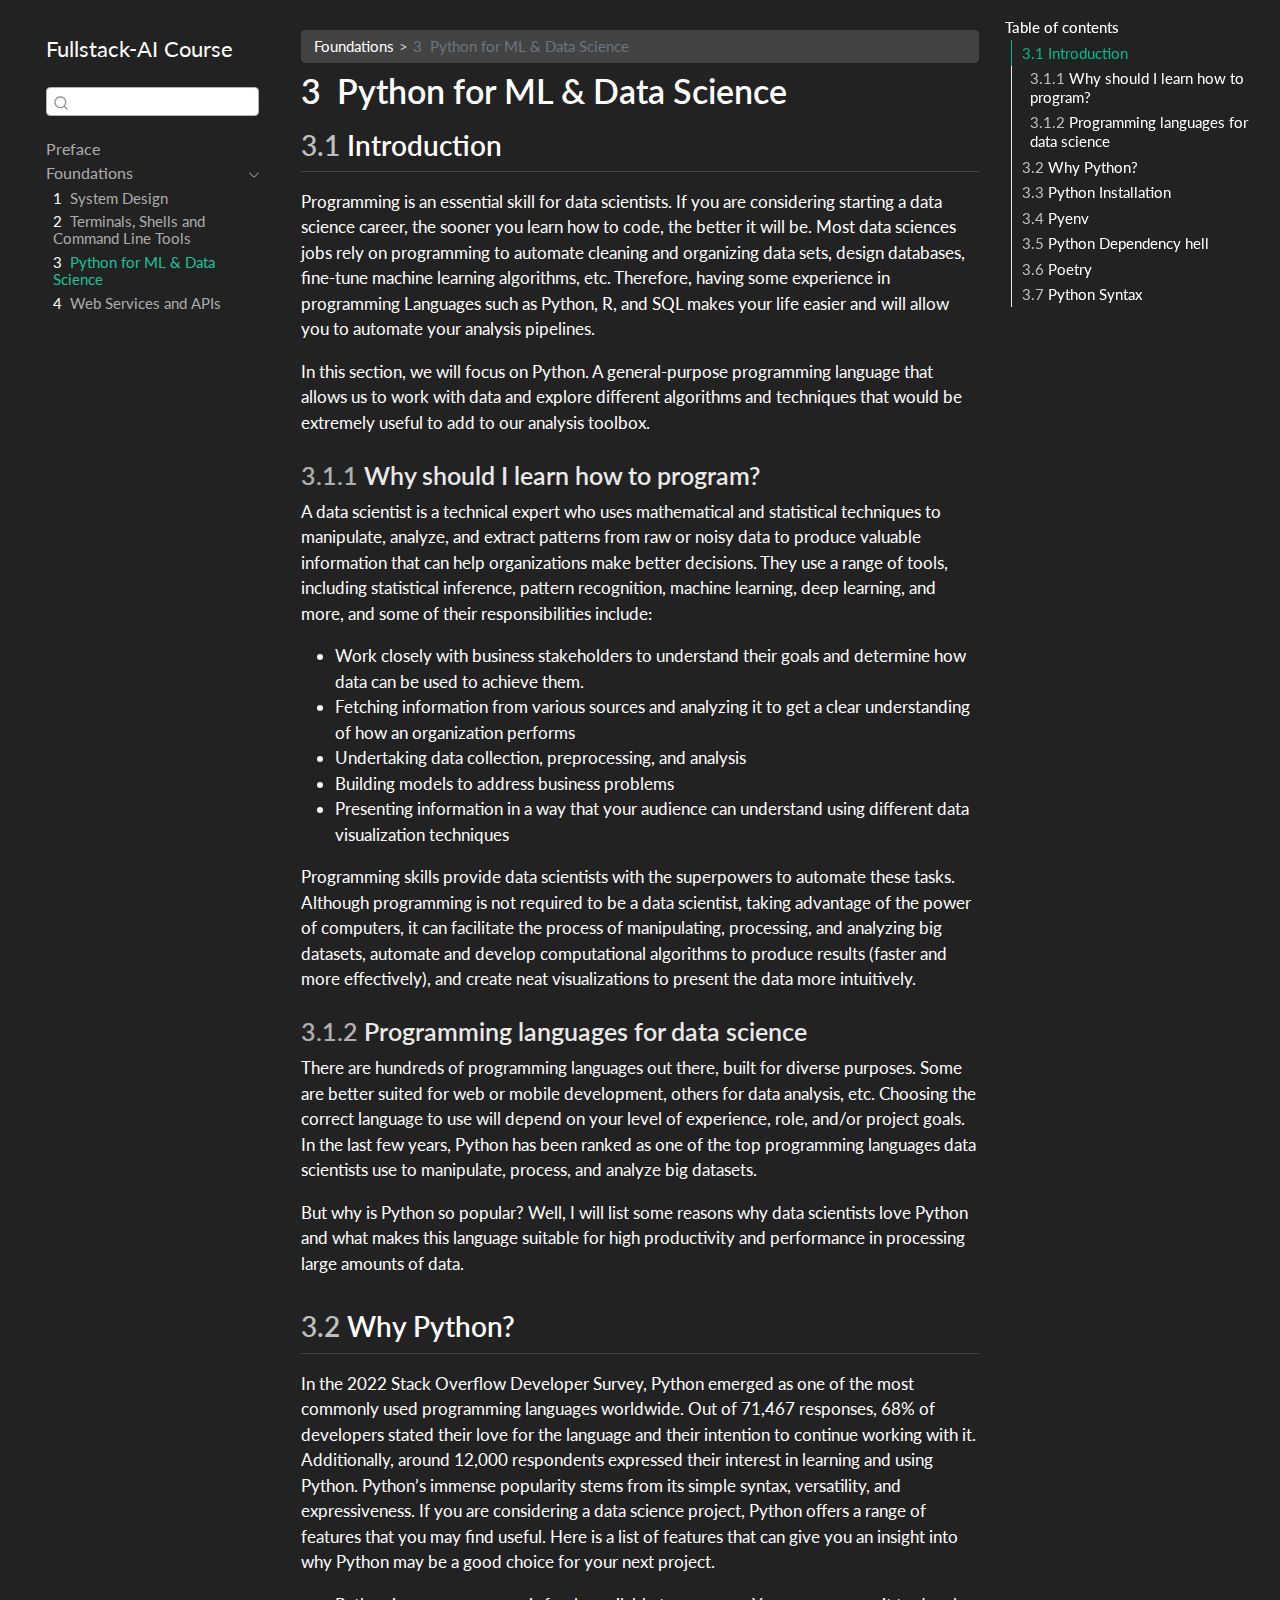
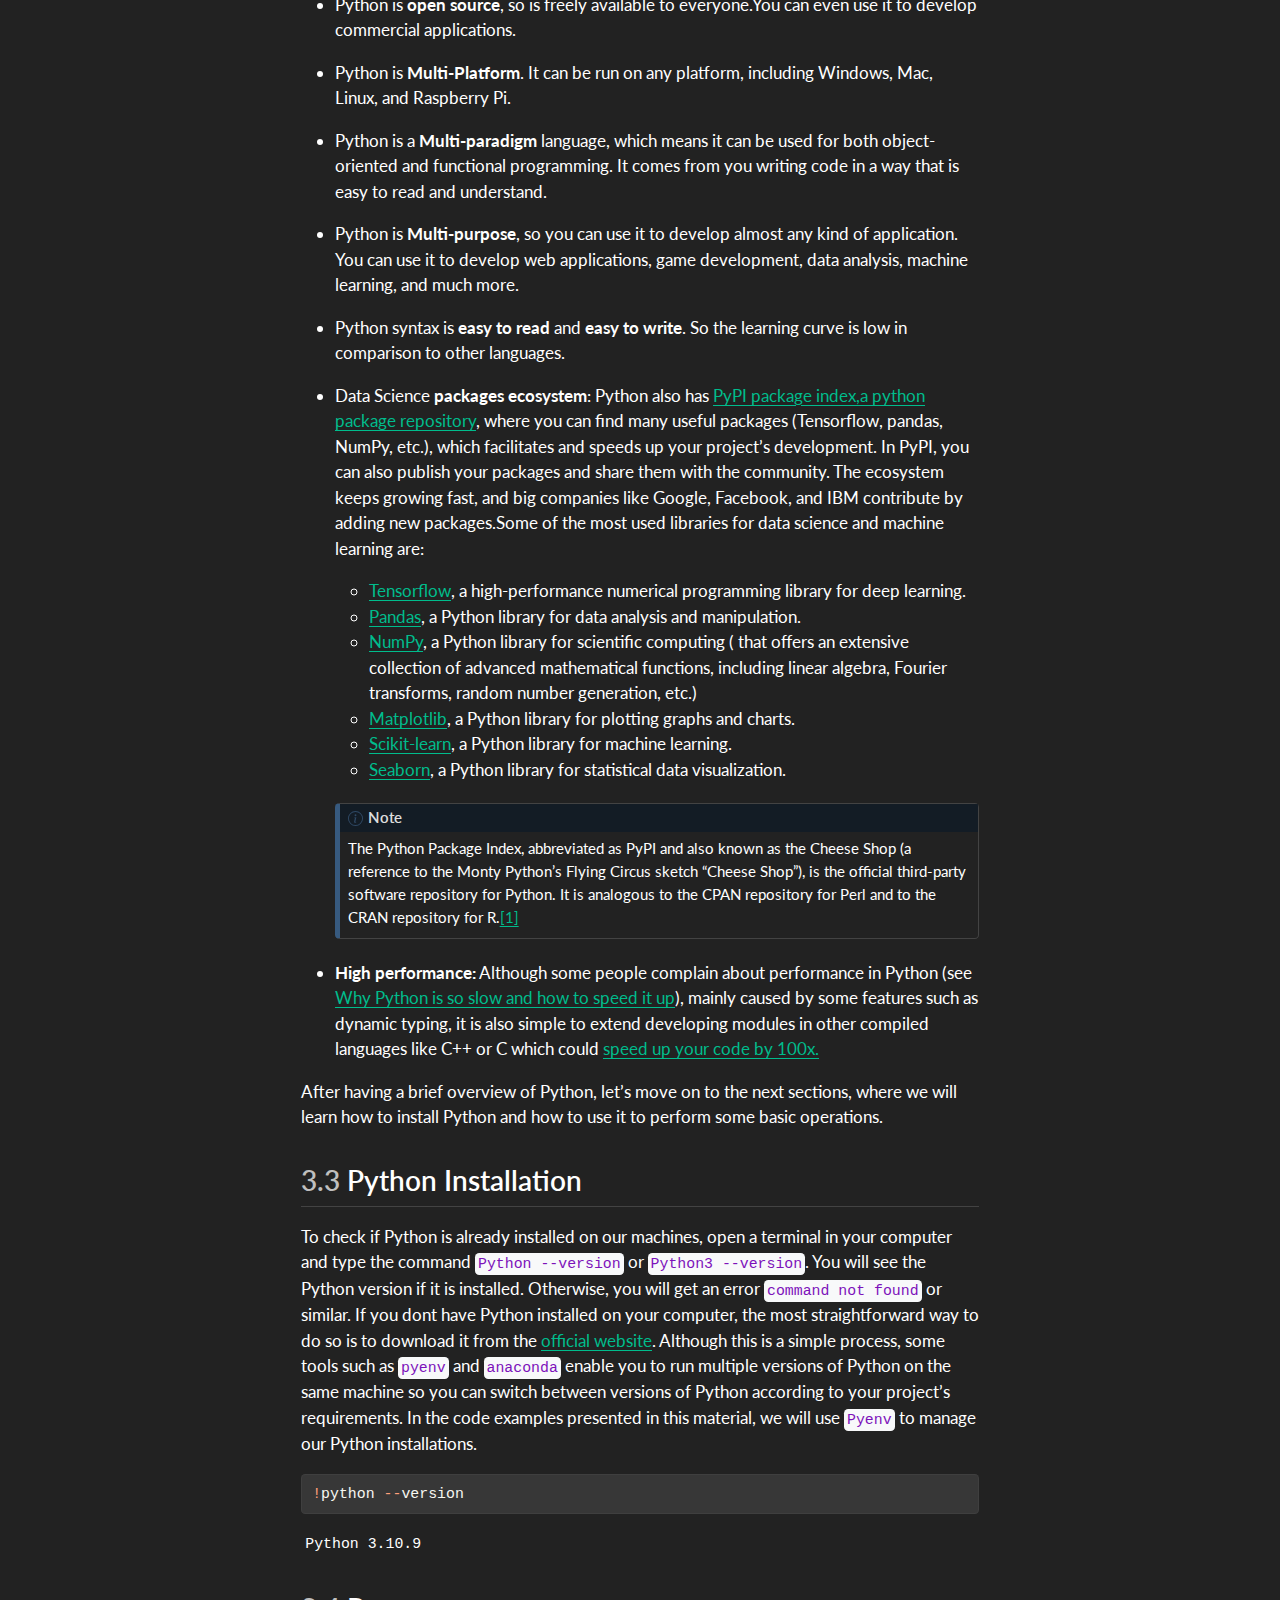
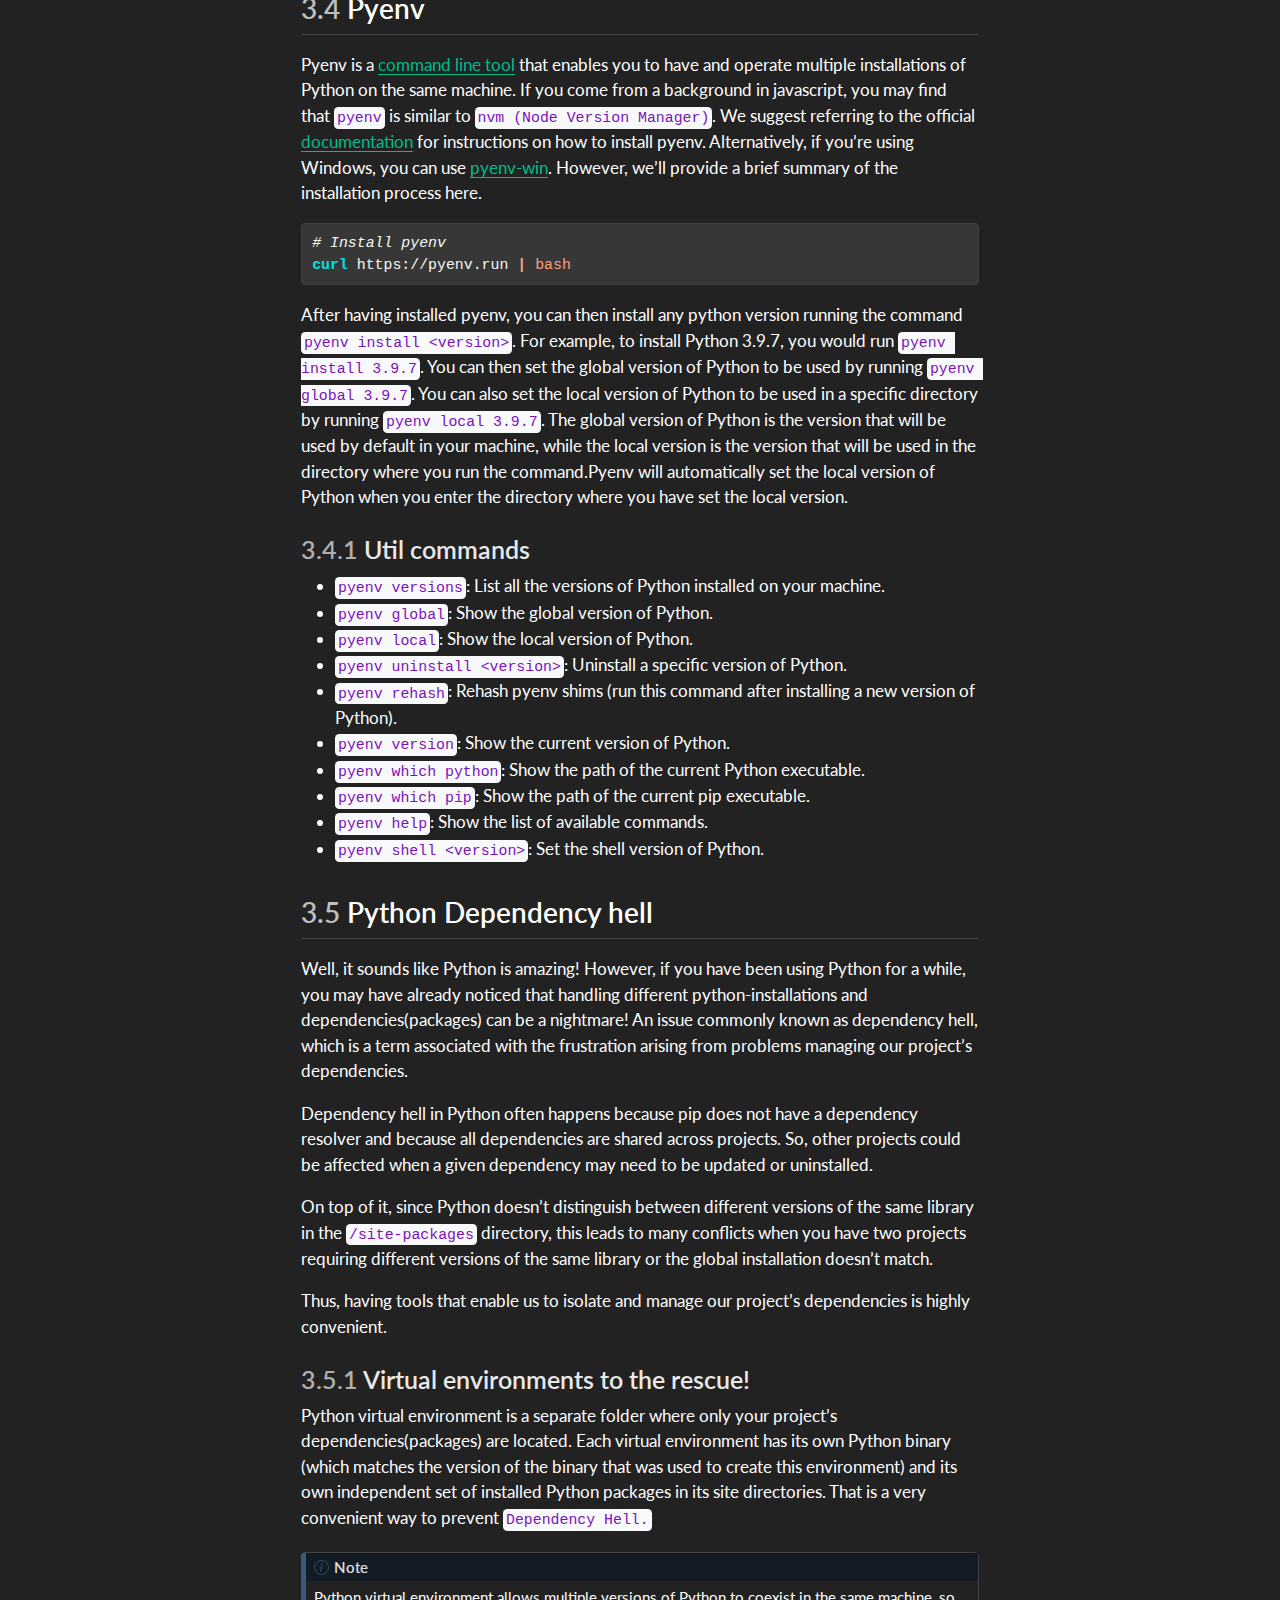
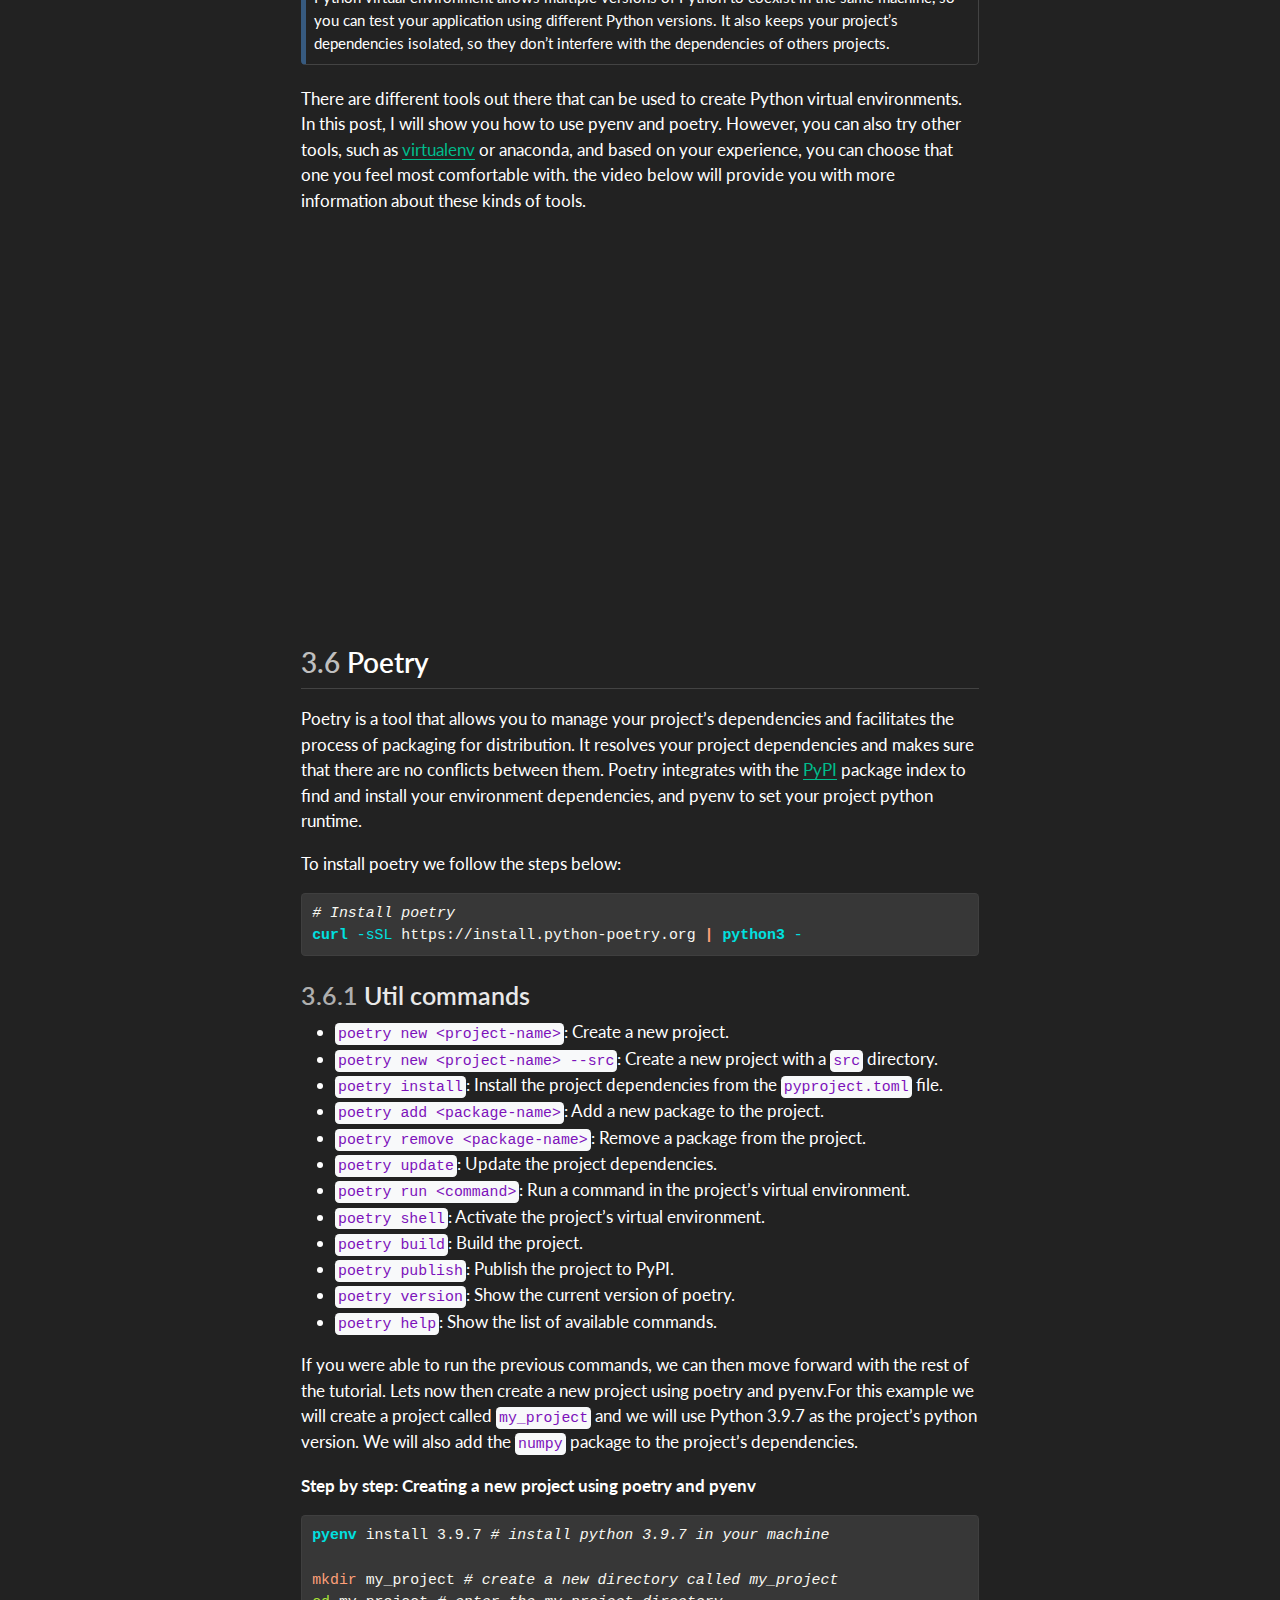
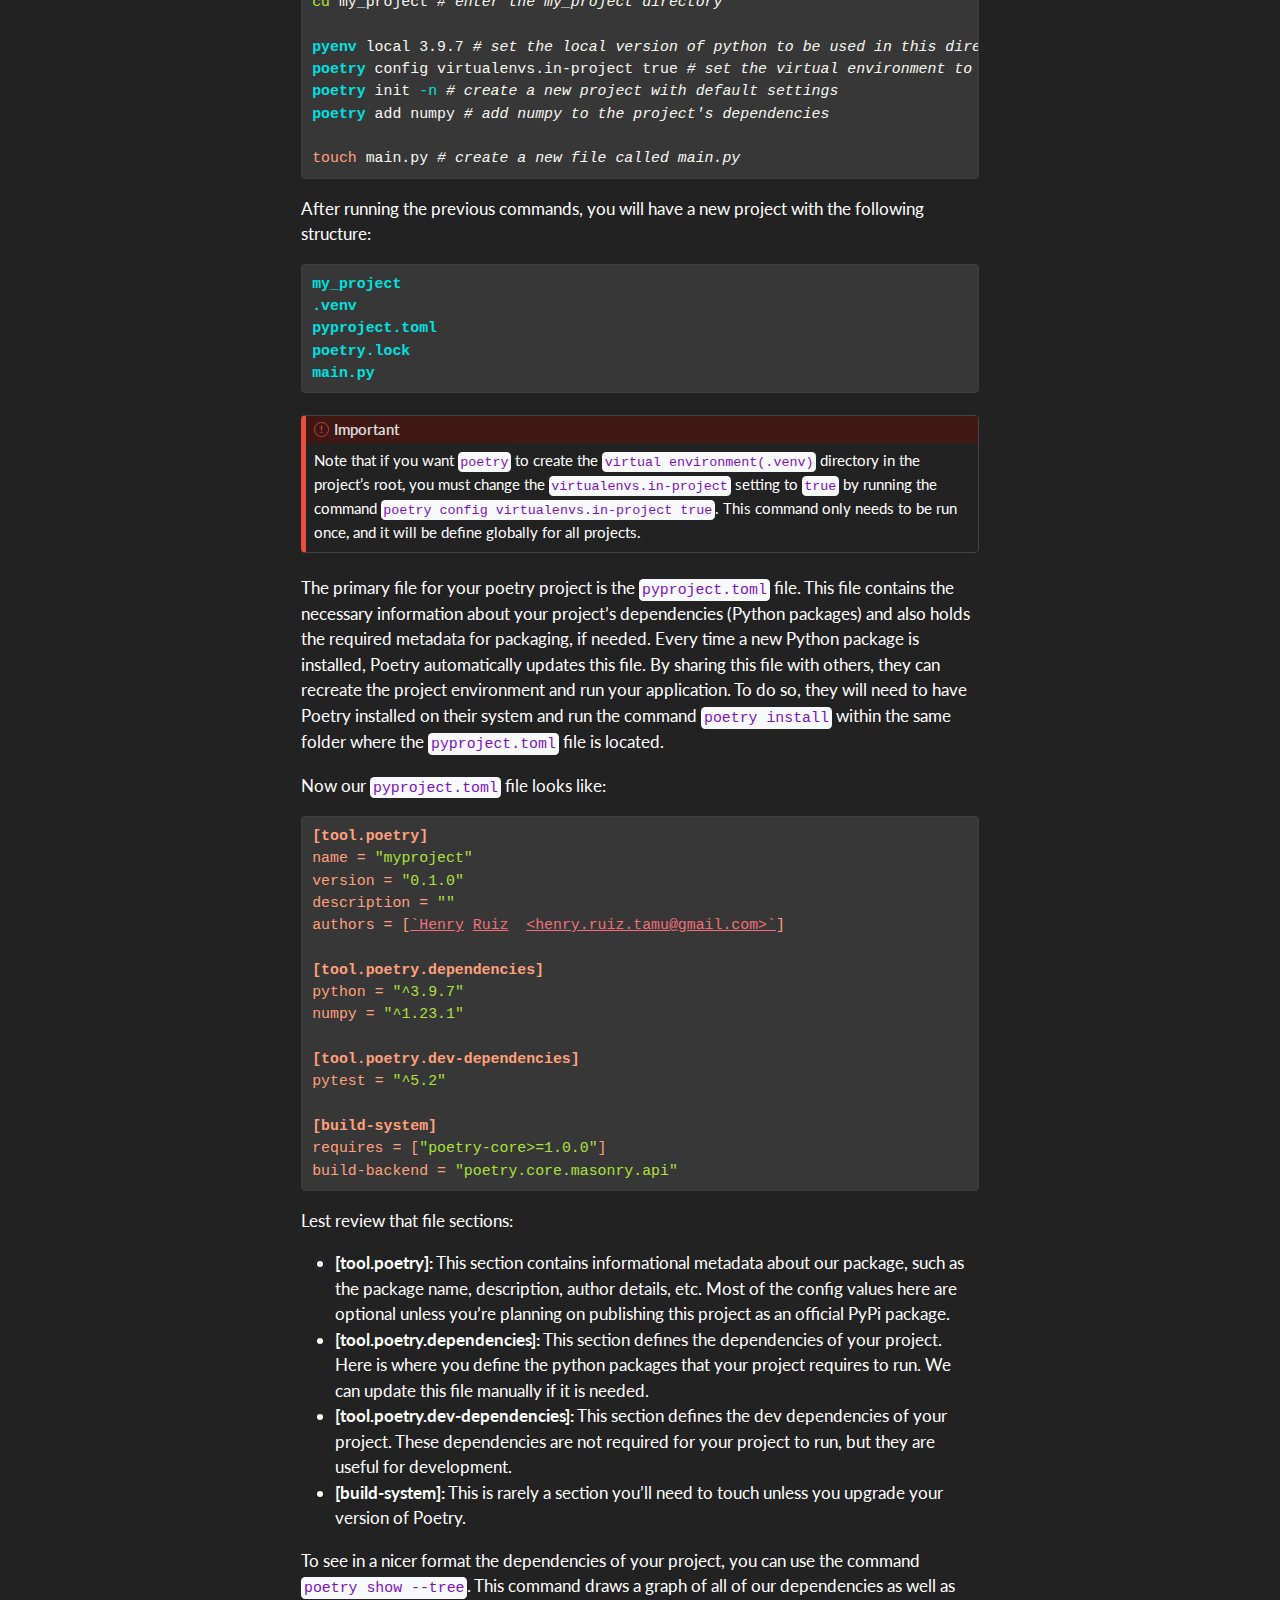
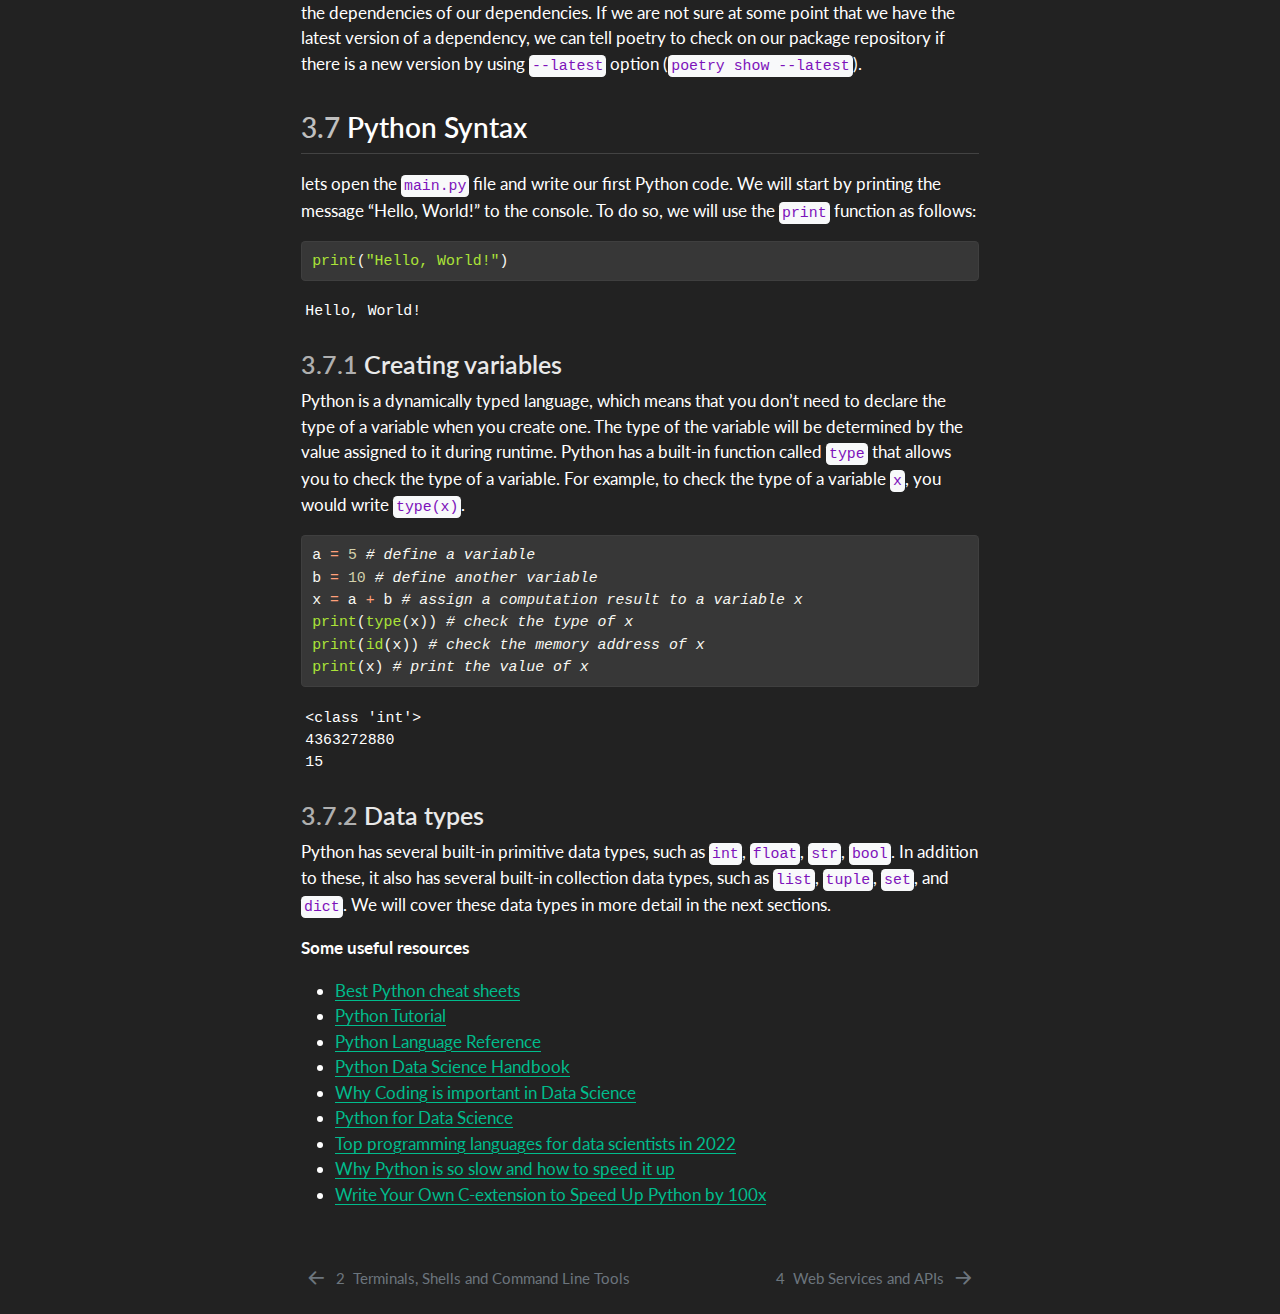
<file: foundations/python/intro.html>
<!DOCTYPE html>
<html xmlns="http://www.w3.org/1999/xhtml" lang="en" xml:lang="en"><head>

<meta charset="utf-8">
<meta name="generator" content="quarto-1.4.550">

<meta name="viewport" content="width=device-width, initial-scale=1.0, user-scalable=yes">


<title>Fullstack-AI Course - 3&nbsp; Python for ML &amp; Data Science</title>
<style>
code{white-space: pre-wrap;}
span.smallcaps{font-variant: small-caps;}
div.columns{display: flex; gap: min(4vw, 1.5em);}
div.column{flex: auto; overflow-x: auto;}
div.hanging-indent{margin-left: 1.5em; text-indent: -1.5em;}
ul.task-list{list-style: none;}
ul.task-list li input[type="checkbox"] {
  width: 0.8em;
  margin: 0 0.8em 0.2em -1em; /* quarto-specific, see https://github.com/quarto-dev/quarto-cli/issues/4556 */ 
  vertical-align: middle;
}
/* CSS for syntax highlighting */
pre > code.sourceCode { white-space: pre; position: relative; }
pre > code.sourceCode > span { line-height: 1.25; }
pre > code.sourceCode > span:empty { height: 1.2em; }
.sourceCode { overflow: visible; }
code.sourceCode > span { color: inherit; text-decoration: inherit; }
div.sourceCode { margin: 1em 0; }
pre.sourceCode { margin: 0; }
@media screen {
div.sourceCode { overflow: auto; }
}
@media print {
pre > code.sourceCode { white-space: pre-wrap; }
pre > code.sourceCode > span { text-indent: -5em; padding-left: 5em; }
}
pre.numberSource code
  { counter-reset: source-line 0; }
pre.numberSource code > span
  { position: relative; left: -4em; counter-increment: source-line; }
pre.numberSource code > span > a:first-child::before
  { content: counter(source-line);
    position: relative; left: -1em; text-align: right; vertical-align: baseline;
    border: none; display: inline-block;
    -webkit-touch-callout: none; -webkit-user-select: none;
    -khtml-user-select: none; -moz-user-select: none;
    -ms-user-select: none; user-select: none;
    padding: 0 4px; width: 4em;
  }
pre.numberSource { margin-left: 3em;  padding-left: 4px; }
div.sourceCode
  {   }
@media screen {
pre > code.sourceCode > span > a:first-child::before { text-decoration: underline; }
}
</style>


<script src="../../site_libs/quarto-nav/quarto-nav.js"></script>
<script src="../../site_libs/quarto-nav/headroom.min.js"></script>
<script src="../../site_libs/clipboard/clipboard.min.js"></script>
<script src="../../site_libs/quarto-search/autocomplete.umd.js"></script>
<script src="../../site_libs/quarto-search/fuse.min.js"></script>
<script src="../../site_libs/quarto-search/quarto-search.js"></script>
<meta name="quarto:offset" content="../../">
<link href="../../foundations/webservices-apis/intro.html" rel="next">
<link href="../../foundations/shells-terminals/intro.html" rel="prev">
<script src="../../site_libs/quarto-html/quarto.js"></script>
<script src="../../site_libs/quarto-html/popper.min.js"></script>
<script src="../../site_libs/quarto-html/tippy.umd.min.js"></script>
<script src="../../site_libs/quarto-html/anchor.min.js"></script>
<link href="../../site_libs/quarto-html/tippy.css" rel="stylesheet">
<link href="../../site_libs/quarto-html/quarto-syntax-highlighting-dark.css" rel="stylesheet" id="quarto-text-highlighting-styles">
<script src="../../site_libs/bootstrap/bootstrap.min.js"></script>
<link href="../../site_libs/bootstrap/bootstrap-icons.css" rel="stylesheet">
<link href="../../site_libs/bootstrap/bootstrap.min.css" rel="stylesheet" id="quarto-bootstrap" data-mode="dark">
<script id="quarto-search-options" type="application/json">{
  "location": "sidebar",
  "copy-button": false,
  "collapse-after": 3,
  "panel-placement": "start",
  "type": "textbox",
  "limit": 50,
  "keyboard-shortcut": [
    "f",
    "/",
    "s"
  ],
  "show-item-context": false,
  "language": {
    "search-no-results-text": "No results",
    "search-matching-documents-text": "matching documents",
    "search-copy-link-title": "Copy link to search",
    "search-hide-matches-text": "Hide additional matches",
    "search-more-match-text": "more match in this document",
    "search-more-matches-text": "more matches in this document",
    "search-clear-button-title": "Clear",
    "search-text-placeholder": "",
    "search-detached-cancel-button-title": "Cancel",
    "search-submit-button-title": "Submit",
    "search-label": "Search"
  }
}</script>


</head>

<body class="nav-sidebar floating">

<div id="quarto-search-results"></div>
  <header id="quarto-header" class="headroom fixed-top">
  <nav class="quarto-secondary-nav">
    <div class="container-fluid d-flex">
      <button type="button" class="quarto-btn-toggle btn" data-bs-toggle="collapse" data-bs-target=".quarto-sidebar-collapse-item" aria-controls="quarto-sidebar" aria-expanded="false" aria-label="Toggle sidebar navigation" onclick="if (window.quartoToggleHeadroom) { window.quartoToggleHeadroom(); }">
        <i class="bi bi-layout-text-sidebar-reverse"></i>
      </button>
        <nav class="quarto-page-breadcrumbs" aria-label="breadcrumb"><ol class="breadcrumb"><li class="breadcrumb-item"><a href="../../foundations/system-design/index.html">Foundations</a></li><li class="breadcrumb-item"><a href="../../foundations/python/intro.html"><span class="chapter-number">3</span>&nbsp; <span class="chapter-title">Python for ML &amp; Data Science</span></a></li></ol></nav>
        <a class="flex-grow-1" role="button" data-bs-toggle="collapse" data-bs-target=".quarto-sidebar-collapse-item" aria-controls="quarto-sidebar" aria-expanded="false" aria-label="Toggle sidebar navigation" onclick="if (window.quartoToggleHeadroom) { window.quartoToggleHeadroom(); }">      
        </a>
      <button type="button" class="btn quarto-search-button" aria-label="" onclick="window.quartoOpenSearch();">
        <i class="bi bi-search"></i>
      </button>
    </div>
  </nav>
</header>
<!-- content -->
<div id="quarto-content" class="quarto-container page-columns page-rows-contents page-layout-article">
<!-- sidebar -->
  <nav id="quarto-sidebar" class="sidebar collapse collapse-horizontal quarto-sidebar-collapse-item sidebar-navigation floating overflow-auto">
    <div class="pt-lg-2 mt-2 text-left sidebar-header">
    <div class="sidebar-title mb-0 py-0">
      <a href="../../">Fullstack-AI Course</a> 
    </div>
      </div>
        <div class="mt-2 flex-shrink-0 align-items-center">
        <div class="sidebar-search">
        <div id="quarto-search" class="" title="Search"></div>
        </div>
        </div>
    <div class="sidebar-menu-container"> 
    <ul class="list-unstyled mt-1">
        <li class="sidebar-item">
  <div class="sidebar-item-container"> 
  <a href="../../index.html" class="sidebar-item-text sidebar-link">
 <span class="menu-text">Preface</span></a>
  </div>
</li>
        <li class="sidebar-item sidebar-item-section">
      <div class="sidebar-item-container"> 
            <a class="sidebar-item-text sidebar-link text-start" data-bs-toggle="collapse" data-bs-target="#quarto-sidebar-section-1" aria-expanded="true">
 <span class="menu-text">Foundations</span></a>
          <a class="sidebar-item-toggle text-start" data-bs-toggle="collapse" data-bs-target="#quarto-sidebar-section-1" aria-expanded="true" aria-label="Toggle section">
            <i class="bi bi-chevron-right ms-2"></i>
          </a> 
      </div>
      <ul id="quarto-sidebar-section-1" class="collapse list-unstyled sidebar-section depth1 show">  
          <li class="sidebar-item">
  <div class="sidebar-item-container"> 
  <a href="../../foundations/system-design/index.html" class="sidebar-item-text sidebar-link">
 <span class="menu-text"><span class="chapter-number">1</span>&nbsp; <span class="chapter-title">System Design</span></span></a>
  </div>
</li>
          <li class="sidebar-item">
  <div class="sidebar-item-container"> 
  <a href="../../foundations/shells-terminals/intro.html" class="sidebar-item-text sidebar-link">
 <span class="menu-text"><span class="chapter-number">2</span>&nbsp; <span class="chapter-title">Terminals, Shells and Command Line Tools</span></span></a>
  </div>
</li>
          <li class="sidebar-item">
  <div class="sidebar-item-container"> 
  <a href="../../foundations/python/intro.html" class="sidebar-item-text sidebar-link active">
 <span class="menu-text"><span class="chapter-number">3</span>&nbsp; <span class="chapter-title">Python for ML &amp; Data Science</span></span></a>
  </div>
</li>
          <li class="sidebar-item">
  <div class="sidebar-item-container"> 
  <a href="../../foundations/webservices-apis/intro.html" class="sidebar-item-text sidebar-link">
 <span class="menu-text"><span class="chapter-number">4</span>&nbsp; <span class="chapter-title">Web Services and APIs</span></span></a>
  </div>
</li>
      </ul>
  </li>
    </ul>
    </div>
</nav>
<div id="quarto-sidebar-glass" class="quarto-sidebar-collapse-item" data-bs-toggle="collapse" data-bs-target=".quarto-sidebar-collapse-item"></div>
<!-- margin-sidebar -->
    <div id="quarto-margin-sidebar" class="sidebar margin-sidebar">
        <nav id="TOC" role="doc-toc" class="toc-active">
    <h2 id="toc-title">Table of contents</h2>
   
  <ul>
  <li><a href="#introduction" id="toc-introduction" class="nav-link active" data-scroll-target="#introduction"><span class="header-section-number">3.1</span> Introduction</a>
  <ul class="collapse">
  <li><a href="#why-should-i-learn-how-to-program" id="toc-why-should-i-learn-how-to-program" class="nav-link" data-scroll-target="#why-should-i-learn-how-to-program"><span class="header-section-number">3.1.1</span> Why should I learn how to program?</a></li>
  <li><a href="#programming-languages-for-data-science" id="toc-programming-languages-for-data-science" class="nav-link" data-scroll-target="#programming-languages-for-data-science"><span class="header-section-number">3.1.2</span> Programming languages for data science</a></li>
  </ul></li>
  <li><a href="#why-python" id="toc-why-python" class="nav-link" data-scroll-target="#why-python"><span class="header-section-number">3.2</span> Why Python?</a></li>
  <li><a href="#python-installation" id="toc-python-installation" class="nav-link" data-scroll-target="#python-installation"><span class="header-section-number">3.3</span> Python Installation</a></li>
  <li><a href="#pyenv" id="toc-pyenv" class="nav-link" data-scroll-target="#pyenv"><span class="header-section-number">3.4</span> Pyenv</a>
  <ul class="collapse">
  <li><a href="#util-commands" id="toc-util-commands" class="nav-link" data-scroll-target="#util-commands"><span class="header-section-number">3.4.1</span> Util commands</a></li>
  </ul></li>
  <li><a href="#python-dependency-hell" id="toc-python-dependency-hell" class="nav-link" data-scroll-target="#python-dependency-hell"><span class="header-section-number">3.5</span> Python Dependency hell</a>
  <ul class="collapse">
  <li><a href="#virtual-environments-to-the-rescue" id="toc-virtual-environments-to-the-rescue" class="nav-link" data-scroll-target="#virtual-environments-to-the-rescue"><span class="header-section-number">3.5.1</span> Virtual environments to the rescue!</a></li>
  </ul></li>
  <li><a href="#poetry" id="toc-poetry" class="nav-link" data-scroll-target="#poetry"><span class="header-section-number">3.6</span> Poetry</a>
  <ul class="collapse">
  <li><a href="#util-commands-1" id="toc-util-commands-1" class="nav-link" data-scroll-target="#util-commands-1"><span class="header-section-number">3.6.1</span> Util commands</a></li>
  </ul></li>
  <li><a href="#python-syntax" id="toc-python-syntax" class="nav-link" data-scroll-target="#python-syntax"><span class="header-section-number">3.7</span> Python Syntax</a>
  <ul class="collapse">
  <li><a href="#creating-variables" id="toc-creating-variables" class="nav-link" data-scroll-target="#creating-variables"><span class="header-section-number">3.7.1</span> Creating variables</a></li>
  <li><a href="#data-types" id="toc-data-types" class="nav-link" data-scroll-target="#data-types"><span class="header-section-number">3.7.2</span> Data types</a></li>
  </ul></li>
  </ul>
</nav>
    </div>
<!-- main -->
<main class="content" id="quarto-document-content">

<header id="title-block-header" class="quarto-title-block default"><nav class="quarto-page-breadcrumbs quarto-title-breadcrumbs d-none d-lg-block" aria-label="breadcrumb"><ol class="breadcrumb"><li class="breadcrumb-item"><a href="../../foundations/system-design/index.html">Foundations</a></li><li class="breadcrumb-item"><a href="../../foundations/python/intro.html"><span class="chapter-number">3</span>&nbsp; <span class="chapter-title">Python for ML &amp; Data Science</span></a></li></ol></nav>
<div class="quarto-title">
<h1 class="title"><span class="chapter-number">3</span>&nbsp; <span class="chapter-title">Python for ML &amp; Data Science</span></h1>
</div>



<div class="quarto-title-meta">

    
  
    
  </div>
  


</header>


<section id="introduction" class="level2" data-number="3.1">
<h2 data-number="3.1" class="anchored" data-anchor-id="introduction"><span class="header-section-number">3.1</span> Introduction</h2>
<p>Programming is an essential skill for data scientists. If you are considering starting a data science career, the sooner you learn how to code, the better it will be. Most data sciences jobs rely on programming to automate cleaning and organizing data sets, design databases, fine-tune machine learning algorithms, etc. Therefore, having some experience in programming Languages such as Python, R, and SQL makes your life easier and will allow you to automate your analysis pipelines.</p>
<p>In this section, we will focus on Python. A general-purpose programming language that allows us to work with data and explore different algorithms and techniques that would be extremely useful to add to our analysis toolbox.</p>
<section id="why-should-i-learn-how-to-program" class="level3" data-number="3.1.1">
<h3 data-number="3.1.1" class="anchored" data-anchor-id="why-should-i-learn-how-to-program"><span class="header-section-number">3.1.1</span> Why should I learn how to program?</h3>
<p>A data scientist is a technical expert who uses mathematical and statistical techniques to manipulate, analyze, and extract patterns from raw or noisy data to produce valuable information that can help organizations make better decisions. They use a range of tools, including statistical inference, pattern recognition, machine learning, deep learning, and more, and some of their responsibilities include:</p>
<ul>
<li>Work closely with business stakeholders to understand their goals and determine how data can be used to achieve them.<br>
</li>
<li>Fetching information from various sources and analyzing it to get a clear understanding of how an organization performs</li>
<li>Undertaking data collection, preprocessing, and analysis</li>
<li>Building models to address business problems</li>
<li>Presenting information in a way that your audience can understand using different data visualization techniques</li>
</ul>
<p>Programming skills provide data scientists with the superpowers to automate these tasks. Although programming is not required to be a data scientist, taking advantage of the power of computers, it can facilitate the process of manipulating, processing, and analyzing big datasets, automate and develop computational algorithms to produce results (faster and more effectively), and create neat visualizations to present the data more intuitively.</p>
</section>
<section id="programming-languages-for-data-science" class="level3" data-number="3.1.2">
<h3 data-number="3.1.2" class="anchored" data-anchor-id="programming-languages-for-data-science"><span class="header-section-number">3.1.2</span> Programming languages for data science</h3>
<p>There are hundreds of programming languages out there, built for diverse purposes. Some are better suited for web or mobile development, others for data analysis, etc. Choosing the correct language to use will depend on your level of experience, role, and/or project goals. In the last few years, Python has been ranked as one of the top programming languages data scientists use to manipulate, process, and analyze big datasets.</p>
<p>But why is Python so popular? Well, I will list some reasons why data scientists love Python and what makes this language suitable for high productivity and performance in processing large amounts of data.</p>
</section>
</section>
<section id="why-python" class="level2" data-number="3.2">
<h2 data-number="3.2" class="anchored" data-anchor-id="why-python"><span class="header-section-number">3.2</span> Why Python?</h2>
<p>In the 2022 Stack Overflow Developer Survey, Python emerged as one of the most commonly used programming languages worldwide. Out of 71,467 responses, 68% of developers stated their love for the language and their intention to continue working with it. Additionally, around 12,000 respondents expressed their interest in learning and using Python. Python’s immense popularity stems from its simple syntax, versatility, and expressiveness. If you are considering a data science project, Python offers a range of features that you may find useful. Here is a list of features that can give you an insight into why Python may be a good choice for your next project.</p>
<ul>
<li><p>Python is <strong>open source</strong>, so is freely available to everyone.You can even use it to develop commercial applications.</p></li>
<li><p>Python is <strong>Multi-Platform</strong>. It can be run on any platform, including Windows, Mac, Linux, and Raspberry Pi.</p></li>
<li><p>Python is a <strong>Multi-paradigm</strong> language, which means it can be used for both object-oriented and functional programming. It comes from you writing code in a way that is easy to read and understand.</p></li>
<li><p>Python is <strong>Multi-purpose</strong>, so you can use it to develop almost any kind of application. You can use it to develop web applications, game development, data analysis, machine learning, and much more.</p></li>
<li><p>Python syntax is <strong>easy to read</strong> and <strong>easy to write</strong>. So the learning curve is low in comparison to other languages.</p></li>
<li><p>Data Science <strong>packages ecosystem</strong>: Python also has <a href="https://pypi.org/">PyPI package index,a python package repository</a>, where you can find many useful packages (Tensorflow, pandas, NumPy, etc.), which facilitates and speeds up your project’s development. In PyPI, you can also publish your packages and share them with the community. The ecosystem keeps growing fast, and big companies like Google, Facebook, and IBM contribute by adding new packages.Some of the most used libraries for data science and machine learning are:</p>
<ul>
<li><a href="https://www.tensorflow.org/">Tensorflow</a>, a high-performance numerical programming library for deep learning.</li>
<li><a href="https://pandas.pydata.org/">Pandas</a>, a Python library for data analysis and manipulation.</li>
<li><a href="https://www.numpy.org/">NumPy</a>, a Python library for scientific computing ( that offers an extensive collection of advanced mathematical functions, including linear algebra, Fourier transforms, random number generation, etc.)</li>
<li><a href="https://matplotlib.org/">Matplotlib</a>, a Python library for plotting graphs and charts.</li>
<li><a href="https://scikit-learn.org/stable/index.html">Scikit-learn</a>, a Python library for machine learning.</li>
<li><a href="https://seaborn.pydata.org/">Seaborn</a>, a Python library for statistical data visualization.</li>
</ul>
<div class="callout callout-style-default callout-note callout-titled">
<div class="callout-header d-flex align-content-center">
<div class="callout-icon-container">
<i class="callout-icon"></i>
</div>
<div class="callout-title-container flex-fill">
Note
</div>
</div>
<div class="callout-body-container callout-body">
<p>The Python Package Index, abbreviated as PyPI and also known as the Cheese Shop (a reference to the Monty Python’s Flying Circus sketch “Cheese Shop”), is the official third-party software repository for Python. It is analogous to the CPAN repository for Perl and to the CRAN repository for R.<a href="#wikipedia:1">[1]</a></p>
</div>
</div></li>
<li><p><strong>High performance:</strong> Although some people complain about performance in Python (see <a href="https://towardsdatascience.com/why-is-python-so-slow-and-how-to-speed-it-up-485b5a84154e">Why Python is so slow and how to speed it up</a>), mainly caused by some features such as dynamic typing, it is also simple to extend developing modules in other compiled languages like C++ or C which could <a href="https://towardsdatascience.com/write-your-own-c-extension-to-speed-up-python-x100-626bb9d166e7">speed up your code by 100x.</a></p></li>
</ul>
<p>After having a brief overview of Python, let’s move on to the next sections, where we will learn how to install Python and how to use it to perform some basic operations.</p>
</section>
<section id="python-installation" class="level2" data-number="3.3">
<h2 data-number="3.3" class="anchored" data-anchor-id="python-installation"><span class="header-section-number">3.3</span> Python Installation</h2>
<p>To check if Python is already installed on our machines, open a terminal in your computer and type the command <code>Python --version</code> or <code>Python3 --version</code>. You will see the Python version if it is installed. Otherwise, you will get an error <code>command not found</code> or similar. If you dont have Python installed on your computer, the most straightforward way to do so is to download it from the <a href="https://www.python.org/downloads/">official website</a>. Although this is a simple process, some tools such as <code>pyenv</code> and <code>anaconda</code> enable you to run multiple versions of Python on the same machine so you can switch between versions of Python according to your project’s requirements. In the code examples presented in this material, we will use <code>Pyenv</code> to manage our Python installations.</p>
<div id="cell-2" class="cell" data-vscode="{&quot;languageId&quot;:&quot;bat&quot;}" data-execution_count="8">
<div class="sourceCode cell-code" id="cb1"><pre class="sourceCode python code-with-copy"><code class="sourceCode python"><span id="cb1-1"><a href="#cb1-1" aria-hidden="true" tabindex="-1"></a><span class="op">!</span>python <span class="op">--</span>version</span></code><button title="Copy to Clipboard" class="code-copy-button"><i class="bi"></i></button></pre></div>
<div class="cell-output cell-output-stdout">
<pre><code>Python 3.10.9</code></pre>
</div>
</div>
</section>
<section id="pyenv" class="level2" data-number="3.4">
<h2 data-number="3.4" class="anchored" data-anchor-id="pyenv"><span class="header-section-number">3.4</span> Pyenv</h2>
<p>Pyenv is a <a href="../../foundations/terminals-intro/intro.html#command-line-tools">command line tool</a> that enables you to have and operate multiple installations of Python on the same machine. If you come from a background in javascript, you may find that <code>pyenv</code> is similar to <code>nvm (Node Version Manager)</code>. We suggest referring to the official <a href="https://github.com/pyenv/pyenv">documentation</a> for instructions on how to install pyenv. Alternatively, if you’re using Windows, you can use <a href="https://github.com/pyenv-win/pyenv-win">pyenv-win</a>. However, we’ll provide a brief summary of the installation process here.</p>
<div class="sourceCode" id="cb3"><pre class="sourceCode bash code-with-copy"><code class="sourceCode bash"><span id="cb3-1"><a href="#cb3-1" aria-hidden="true" tabindex="-1"></a><span class="co"># Install pyenv</span></span>
<span id="cb3-2"><a href="#cb3-2" aria-hidden="true" tabindex="-1"></a><span class="ex">curl</span> https://pyenv.run <span class="kw">|</span> <span class="fu">bash</span></span></code><button title="Copy to Clipboard" class="code-copy-button"><i class="bi"></i></button></pre></div>
<p>After having installed pyenv, you can then install any python version running the command <code>pyenv install &lt;version&gt;</code>. For example, to install Python 3.9.7, you would run <code>pyenv install 3.9.7</code>. You can then set the global version of Python to be used by running <code>pyenv global 3.9.7</code>. You can also set the local version of Python to be used in a specific directory by running <code>pyenv local 3.9.7</code>. The global version of Python is the version that will be used by default in your machine, while the local version is the version that will be used in the directory where you run the command.Pyenv will automatically set the local version of Python when you enter the directory where you have set the local version.</p>
<section id="util-commands" class="level3" data-number="3.4.1">
<h3 data-number="3.4.1" class="anchored" data-anchor-id="util-commands"><span class="header-section-number">3.4.1</span> Util commands</h3>
<ul>
<li><code>pyenv versions</code>: List all the versions of Python installed on your machine.</li>
<li><code>pyenv global</code>: Show the global version of Python.</li>
<li><code>pyenv local</code>: Show the local version of Python.</li>
<li><code>pyenv uninstall &lt;version&gt;</code>: Uninstall a specific version of Python.</li>
<li><code>pyenv rehash</code>: Rehash pyenv shims (run this command after installing a new version of Python).</li>
<li><code>pyenv version</code>: Show the current version of Python.</li>
<li><code>pyenv which python</code>: Show the path of the current Python executable.</li>
<li><code>pyenv which pip</code>: Show the path of the current pip executable.</li>
<li><code>pyenv help</code>: Show the list of available commands.</li>
<li><code>pyenv shell &lt;version&gt;</code>: Set the shell version of Python.</li>
</ul>
</section>
</section>
<section id="python-dependency-hell" class="level2" data-number="3.5">
<h2 data-number="3.5" class="anchored" data-anchor-id="python-dependency-hell"><span class="header-section-number">3.5</span> Python Dependency hell</h2>
<p>Well, it sounds like Python is amazing! However, if you have been using Python for a while, you may have already noticed that handling different python-installations and dependencies(packages) can be a nightmare! An issue commonly known as dependency hell, which is a term associated with the frustration arising from problems managing our project’s dependencies.</p>
<p>Dependency hell in Python often happens because pip does not have a dependency resolver and because all dependencies are shared across projects. So, other projects could be affected when a given dependency may need to be updated or uninstalled.</p>
<p>On top of it, since Python doesn’t distinguish between different versions of the same library in the <code>/site-packages</code> directory, this leads to many conflicts when you have two projects requiring different versions of the same library or the global installation doesn’t match.</p>
<p>Thus, having tools that enable us to isolate and manage our project’s dependencies is highly convenient.</p>
<section id="virtual-environments-to-the-rescue" class="level3" data-number="3.5.1">
<h3 data-number="3.5.1" class="anchored" data-anchor-id="virtual-environments-to-the-rescue"><span class="header-section-number">3.5.1</span> Virtual environments to the rescue!</h3>
<p>Python virtual environment is a separate folder where only your project’s dependencies(packages) are located. Each virtual environment has its own Python binary (which matches the version of the binary that was used to create this environment) and its own independent set of installed Python packages in its site directories. That is a very convenient way to prevent <code>Dependency Hell.</code></p>
<div class="callout callout-style-default callout-note callout-titled">
<div class="callout-header d-flex align-content-center">
<div class="callout-icon-container">
<i class="callout-icon"></i>
</div>
<div class="callout-title-container flex-fill">
Note
</div>
</div>
<div class="callout-body-container callout-body">
<p>Python virtual environment allows multiple versions of Python to coexist in the same machine, so you can test your application using different Python versions. It also keeps your project’s dependencies isolated, so they don’t interfere with the dependencies of others projects.</p>
</div>
</div>
<p>There are different tools out there that can be used to create Python virtual environments. In this post, I will show you how to use pyenv and poetry. However, you can also try other tools, such as <a href="https://virtualenv.pypa.io/en/latest/">virtualenv</a> or anaconda, and based on your experience, you can choose that one you feel most comfortable with. the video below will provide you with more information about these kinds of tools.</p>
<div class="quarto-video ratio ratio-16x9"><iframe data-external="1" src="https://www.youtube.com/embed/3J02sec99RM" title="" frameborder="0" allow="accelerometer; autoplay; clipboard-write; encrypted-media; gyroscope; picture-in-picture" allowfullscreen=""></iframe></div>
</section>
</section>
<section id="poetry" class="level2" data-number="3.6">
<h2 data-number="3.6" class="anchored" data-anchor-id="poetry"><span class="header-section-number">3.6</span> Poetry</h2>
<p>Poetry is a tool that allows you to manage your project’s dependencies and facilitates the process of packaging for distribution. It resolves your project dependencies and makes sure that there are no conflicts between them. Poetry integrates with the <a href="https://pypi.org/">PyPI</a> package index to find and install your environment dependencies, and pyenv to set your project python runtime.</p>
<p>To install poetry we follow the steps below:</p>
<div class="sourceCode" id="cb4"><pre class="sourceCode bash code-with-copy"><code class="sourceCode bash"><span id="cb4-1"><a href="#cb4-1" aria-hidden="true" tabindex="-1"></a><span class="co"># Install poetry</span></span>
<span id="cb4-2"><a href="#cb4-2" aria-hidden="true" tabindex="-1"></a><span class="ex">curl</span> <span class="at">-sSL</span> https://install.python-poetry.org <span class="kw">|</span> <span class="ex">python3</span> <span class="at">-</span></span></code><button title="Copy to Clipboard" class="code-copy-button"><i class="bi"></i></button></pre></div>
<section id="util-commands-1" class="level3" data-number="3.6.1">
<h3 data-number="3.6.1" class="anchored" data-anchor-id="util-commands-1"><span class="header-section-number">3.6.1</span> Util commands</h3>
<ul>
<li><code>poetry new &lt;project-name&gt;</code>: Create a new project.</li>
<li><code>poetry new &lt;project-name&gt; --src</code>: Create a new project with a <code>src</code> directory.</li>
<li><code>poetry install</code>: Install the project dependencies from the <code>pyproject.toml</code> file.</li>
<li><code>poetry add &lt;package-name&gt;</code>: Add a new package to the project.</li>
<li><code>poetry remove &lt;package-name&gt;</code>: Remove a package from the project.</li>
<li><code>poetry update</code>: Update the project dependencies.</li>
<li><code>poetry run &lt;command&gt;</code>: Run a command in the project’s virtual environment.</li>
<li><code>poetry shell</code>: Activate the project’s virtual environment.</li>
<li><code>poetry build</code>: Build the project.</li>
<li><code>poetry publish</code>: Publish the project to PyPI.</li>
<li><code>poetry version</code>: Show the current version of poetry.</li>
<li><code>poetry help</code>: Show the list of available commands.</li>
</ul>
<p>If you were able to run the previous commands, we can then move forward with the rest of the tutorial. Lets now then create a new project using poetry and pyenv.For this example we will create a project called <code>my_project</code> and we will use Python 3.9.7 as the project’s python version. We will also add the <code>numpy</code> package to the project’s dependencies.</p>
<p><strong>Step by step: Creating a new project using poetry and pyenv</strong></p>
<div class="sourceCode" id="cb5"><pre class="sourceCode bash code-with-copy"><code class="sourceCode bash"><span id="cb5-1"><a href="#cb5-1" aria-hidden="true" tabindex="-1"></a><span class="ex">pyenv</span> install 3.9.7 <span class="co"># install python 3.9.7 in your machine</span></span>
<span id="cb5-2"><a href="#cb5-2" aria-hidden="true" tabindex="-1"></a></span>
<span id="cb5-3"><a href="#cb5-3" aria-hidden="true" tabindex="-1"></a><span class="fu">mkdir</span> my_project <span class="co"># create a new directory called my_project</span></span>
<span id="cb5-4"><a href="#cb5-4" aria-hidden="true" tabindex="-1"></a><span class="bu">cd</span> my_project <span class="co"># enter the my_project directory</span></span>
<span id="cb5-5"><a href="#cb5-5" aria-hidden="true" tabindex="-1"></a></span>
<span id="cb5-6"><a href="#cb5-6" aria-hidden="true" tabindex="-1"></a><span class="ex">pyenv</span> local 3.9.7 <span class="co"># set the local version of python to be used in this directory</span></span>
<span id="cb5-7"><a href="#cb5-7" aria-hidden="true" tabindex="-1"></a><span class="ex">poetry</span> config virtualenvs.in-project true <span class="co"># set the virtual environment to be created in the project's root</span></span>
<span id="cb5-8"><a href="#cb5-8" aria-hidden="true" tabindex="-1"></a><span class="ex">poetry</span> init <span class="at">-n</span> <span class="co"># create a new project with default settings</span></span>
<span id="cb5-9"><a href="#cb5-9" aria-hidden="true" tabindex="-1"></a><span class="ex">poetry</span> add numpy <span class="co"># add numpy to the project's dependencies</span></span>
<span id="cb5-10"><a href="#cb5-10" aria-hidden="true" tabindex="-1"></a></span>
<span id="cb5-11"><a href="#cb5-11" aria-hidden="true" tabindex="-1"></a><span class="fu">touch</span> main.py <span class="co"># create a new file called main.py</span></span></code><button title="Copy to Clipboard" class="code-copy-button"><i class="bi"></i></button></pre></div>
<p>After running the previous commands, you will have a new project with the following structure:</p>
<div class="sourceCode" id="cb6"><pre class="sourceCode bash code-with-copy"><code class="sourceCode bash"><span id="cb6-1"><a href="#cb6-1" aria-hidden="true" tabindex="-1"></a><span class="ex">my_project</span></span>
<span id="cb6-2"><a href="#cb6-2" aria-hidden="true" tabindex="-1"></a><span class="ex">.venv</span></span>
<span id="cb6-3"><a href="#cb6-3" aria-hidden="true" tabindex="-1"></a><span class="ex">pyproject.toml</span></span>
<span id="cb6-4"><a href="#cb6-4" aria-hidden="true" tabindex="-1"></a><span class="ex">poetry.lock</span></span>
<span id="cb6-5"><a href="#cb6-5" aria-hidden="true" tabindex="-1"></a><span class="ex">main.py</span></span></code><button title="Copy to Clipboard" class="code-copy-button"><i class="bi"></i></button></pre></div>
<div class="callout callout-style-default callout-important callout-titled">
<div class="callout-header d-flex align-content-center">
<div class="callout-icon-container">
<i class="callout-icon"></i>
</div>
<div class="callout-title-container flex-fill">
Important
</div>
</div>
<div class="callout-body-container callout-body">
<p>Note that if you want <code>poetry</code> to create the <code>virtual environment(.venv)</code> directory in the project’s root, you must change the <code>virtualenvs.in-project</code> setting to <code>true</code> by running the command <code>poetry config virtualenvs.in-project true</code>. This command only needs to be run once, and it will be define globally for all projects.</p>
</div>
</div>
<p>The primary file for your poetry project is the <code>pyproject.toml</code> file. This file contains the necessary information about your project’s dependencies (Python packages) and also holds the required metadata for packaging, if needed. Every time a new Python package is installed, Poetry automatically updates this file. By sharing this file with others, they can recreate the project environment and run your application. To do so, they will need to have Poetry installed on their system and run the command <code>poetry install</code> within the same folder where the <code>pyproject.toml</code> file is located.</p>
<p>Now our <code>pyproject.toml</code> file looks like:</p>
<div class="sourceCode" id="cb7"><pre class="sourceCode toml code-with-copy"><code class="sourceCode toml"><span id="cb7-1"><a href="#cb7-1" aria-hidden="true" tabindex="-1"></a><span class="kw">[tool.poetry]</span></span>
<span id="cb7-2"><a href="#cb7-2" aria-hidden="true" tabindex="-1"></a><span class="dt">name</span> <span class="op">=</span> <span class="st">"myproject"</span></span>
<span id="cb7-3"><a href="#cb7-3" aria-hidden="true" tabindex="-1"></a><span class="dt">version</span> <span class="op">=</span> <span class="st">"0.1.0"</span></span>
<span id="cb7-4"><a href="#cb7-4" aria-hidden="true" tabindex="-1"></a><span class="dt">description</span> <span class="op">=</span> <span class="st">""</span></span>
<span id="cb7-5"><a href="#cb7-5" aria-hidden="true" tabindex="-1"></a><span class="dt">authors</span> <span class="op">=</span> <span class="op">[</span><span class="er">`Henry</span> <span class="er">Ruiz</span>  <span class="er">&lt;henry.ruiz.tamu@gmail.com&gt;`</span><span class="op">]</span></span>
<span id="cb7-6"><a href="#cb7-6" aria-hidden="true" tabindex="-1"></a></span>
<span id="cb7-7"><a href="#cb7-7" aria-hidden="true" tabindex="-1"></a><span class="kw">[tool.poetry.dependencies]</span></span>
<span id="cb7-8"><a href="#cb7-8" aria-hidden="true" tabindex="-1"></a><span class="dt">python</span> <span class="op">=</span> <span class="st">"^3.9.7"</span></span>
<span id="cb7-9"><a href="#cb7-9" aria-hidden="true" tabindex="-1"></a><span class="dt">numpy</span> <span class="op">=</span> <span class="st">"^1.23.1"</span></span>
<span id="cb7-10"><a href="#cb7-10" aria-hidden="true" tabindex="-1"></a></span>
<span id="cb7-11"><a href="#cb7-11" aria-hidden="true" tabindex="-1"></a><span class="kw">[tool.poetry.dev-dependencies]</span></span>
<span id="cb7-12"><a href="#cb7-12" aria-hidden="true" tabindex="-1"></a><span class="dt">pytest</span> <span class="op">=</span> <span class="st">"^5.2"</span></span>
<span id="cb7-13"><a href="#cb7-13" aria-hidden="true" tabindex="-1"></a></span>
<span id="cb7-14"><a href="#cb7-14" aria-hidden="true" tabindex="-1"></a><span class="kw">[build-system]</span></span>
<span id="cb7-15"><a href="#cb7-15" aria-hidden="true" tabindex="-1"></a><span class="dt">requires</span> <span class="op">=</span> <span class="op">[</span><span class="st">"poetry-core&gt;=1.0.0"</span><span class="op">]</span></span>
<span id="cb7-16"><a href="#cb7-16" aria-hidden="true" tabindex="-1"></a><span class="dt">build-backend</span> <span class="op">=</span> <span class="st">"poetry.core.masonry.api"</span></span></code><button title="Copy to Clipboard" class="code-copy-button"><i class="bi"></i></button></pre></div>
<p>Lest review that file sections:</p>
<ul>
<li><strong>[tool.poetry]:</strong> This section contains informational metadata about our package, such as the package name, description, author details, etc. Most of the config values here are optional unless you’re planning on publishing this project as an official PyPi package.</li>
<li><strong>[tool.poetry.dependencies]:</strong> This section defines the dependencies of your project. Here is where you define the python packages that your project requires to run. We can update this file manually if it is needed.</li>
<li><strong>[tool.poetry.dev-dependencies]:</strong> This section defines the dev dependencies of your project. These dependencies are not required for your project to run, but they are useful for development.</li>
<li><strong>[build-system]:</strong> This is rarely a section you’ll need to touch unless you upgrade your version of Poetry.</li>
</ul>
<p>To see in a nicer format the dependencies of your project, you can use the command <code>poetry show --tree</code>. This command draws a graph of all of our dependencies as well as the dependencies of our dependencies. If we are not sure at some point that we have the latest version of a dependency, we can tell poetry to check on our package repository if there is a new version by using <code>--latest</code> option (<code>poetry show --latest</code>).</p>
</section>
</section>
<section id="python-syntax" class="level2" data-number="3.7">
<h2 data-number="3.7" class="anchored" data-anchor-id="python-syntax"><span class="header-section-number">3.7</span> Python Syntax</h2>
<p>lets open the <code>main.py</code> file and write our first Python code. We will start by printing the message “Hello, World!” to the console. To do so, we will use the <code>print</code> function as follows:</p>
<div id="cell-5" class="cell" data-vscode="{&quot;languageId&quot;:&quot;bat&quot;}" data-execution_count="1">
<div class="sourceCode cell-code" id="cb8"><pre class="sourceCode python code-with-copy"><code class="sourceCode python"><span id="cb8-1"><a href="#cb8-1" aria-hidden="true" tabindex="-1"></a><span class="bu">print</span>(<span class="st">"Hello, World!"</span>)</span></code><button title="Copy to Clipboard" class="code-copy-button"><i class="bi"></i></button></pre></div>
<div class="cell-output cell-output-stdout">
<pre><code>Hello, World!</code></pre>
</div>
</div>
<section id="creating-variables" class="level3" data-number="3.7.1">
<h3 data-number="3.7.1" class="anchored" data-anchor-id="creating-variables"><span class="header-section-number">3.7.1</span> Creating variables</h3>
<p>Python is a dynamically typed language, which means that you don’t need to declare the type of a variable when you create one. The type of the variable will be determined by the value assigned to it during runtime. Python has a built-in function called <code>type</code> that allows you to check the type of a variable. For example, to check the type of a variable <code>x</code>, you would write <code>type(x)</code>.</p>
<div id="cell-7" class="cell" data-vscode="{&quot;languageId&quot;:&quot;bat&quot;}" data-execution_count="5">
<div class="sourceCode cell-code" id="cb10"><pre class="sourceCode python code-with-copy"><code class="sourceCode python"><span id="cb10-1"><a href="#cb10-1" aria-hidden="true" tabindex="-1"></a>a <span class="op">=</span> <span class="dv">5</span> <span class="co"># define a variable</span></span>
<span id="cb10-2"><a href="#cb10-2" aria-hidden="true" tabindex="-1"></a>b <span class="op">=</span> <span class="dv">10</span> <span class="co"># define another variable</span></span>
<span id="cb10-3"><a href="#cb10-3" aria-hidden="true" tabindex="-1"></a>x <span class="op">=</span> a <span class="op">+</span> b <span class="co"># assign a computation result to a variable x</span></span>
<span id="cb10-4"><a href="#cb10-4" aria-hidden="true" tabindex="-1"></a><span class="bu">print</span>(<span class="bu">type</span>(x)) <span class="co"># check the type of x</span></span>
<span id="cb10-5"><a href="#cb10-5" aria-hidden="true" tabindex="-1"></a><span class="bu">print</span>(<span class="bu">id</span>(x)) <span class="co"># check the memory address of x</span></span>
<span id="cb10-6"><a href="#cb10-6" aria-hidden="true" tabindex="-1"></a><span class="bu">print</span>(x) <span class="co"># print the value of x</span></span></code><button title="Copy to Clipboard" class="code-copy-button"><i class="bi"></i></button></pre></div>
<div class="cell-output cell-output-stdout">
<pre><code>&lt;class 'int'&gt;
4363272880
15</code></pre>
</div>
</div>
</section>
<section id="data-types" class="level3" data-number="3.7.2">
<h3 data-number="3.7.2" class="anchored" data-anchor-id="data-types"><span class="header-section-number">3.7.2</span> Data types</h3>
<p>Python has several built-in primitive data types, such as <code>int</code>, <code>float</code>, <code>str</code>, <code>bool</code>. In addition to these, it also has several built-in collection data types, such as <code>list</code>, <code>tuple</code>, <code>set</code>, and <code>dict</code>. We will cover these data types in more detail in the next sections.</p>
<p><strong>Some useful resources</strong></p>
<ul>
<li><a href="https://www.pythoncheatsheet.org/cheatsheet/basics">Best Python cheat sheets</a></li>
<li><a href="https://docs.python.org/3/tutorial/">Python Tutorial</a></li>
<li><a href="https://docs.python.org/3/reference/">Python Language Reference</a></li>
<li><a href="https://jakevdp.github.io/PythonDataScienceHandbook/">Python Data Science Handbook</a></li>
<li><a href="https://www.dqindia.com/coding-important-data-science/">Why Coding is important in Data Science</a></li>
<li><a href="https://www.geeksforgeeks.org/python-for-data-science/">Python for Data Science</a></li>
<li><a href="https://www.datacamp.com/blog/top-programming-languages-for-data-scientists-in-2022">Top programming languages for data scientists in 2022</a></li>
<li><a href="https://towardsdatascience.com/why-is-python-so-slow-and-how-to-speed-it-up-485b5a84154e">Why Python is so slow and how to speed it up</a></li>
<li><a href="https://towardsdatascience.com/write-your-own-c-extension-to-speed-up-python-x100-626bb9d166e7">Write Your Own C-extension to Speed Up Python by 100x</a></li>
</ul>


</section>
</section>

</main> <!-- /main -->
<script id="quarto-html-after-body" type="application/javascript">
window.document.addEventListener("DOMContentLoaded", function (event) {
  const toggleBodyColorMode = (bsSheetEl) => {
    const mode = bsSheetEl.getAttribute("data-mode");
    const bodyEl = window.document.querySelector("body");
    if (mode === "dark") {
      bodyEl.classList.add("quarto-dark");
      bodyEl.classList.remove("quarto-light");
    } else {
      bodyEl.classList.add("quarto-light");
      bodyEl.classList.remove("quarto-dark");
    }
  }
  const toggleBodyColorPrimary = () => {
    const bsSheetEl = window.document.querySelector("link#quarto-bootstrap");
    if (bsSheetEl) {
      toggleBodyColorMode(bsSheetEl);
    }
  }
  toggleBodyColorPrimary();  
  const icon = "";
  const anchorJS = new window.AnchorJS();
  anchorJS.options = {
    placement: 'right',
    icon: icon
  };
  anchorJS.add('.anchored');
  const isCodeAnnotation = (el) => {
    for (const clz of el.classList) {
      if (clz.startsWith('code-annotation-')) {                     
        return true;
      }
    }
    return false;
  }
  const clipboard = new window.ClipboardJS('.code-copy-button', {
    text: function(trigger) {
      const codeEl = trigger.previousElementSibling.cloneNode(true);
      for (const childEl of codeEl.children) {
        if (isCodeAnnotation(childEl)) {
          childEl.remove();
        }
      }
      return codeEl.innerText;
    }
  });
  clipboard.on('success', function(e) {
    // button target
    const button = e.trigger;
    // don't keep focus
    button.blur();
    // flash "checked"
    button.classList.add('code-copy-button-checked');
    var currentTitle = button.getAttribute("title");
    button.setAttribute("title", "Copied!");
    let tooltip;
    if (window.bootstrap) {
      button.setAttribute("data-bs-toggle", "tooltip");
      button.setAttribute("data-bs-placement", "left");
      button.setAttribute("data-bs-title", "Copied!");
      tooltip = new bootstrap.Tooltip(button, 
        { trigger: "manual", 
          customClass: "code-copy-button-tooltip",
          offset: [0, -8]});
      tooltip.show();    
    }
    setTimeout(function() {
      if (tooltip) {
        tooltip.hide();
        button.removeAttribute("data-bs-title");
        button.removeAttribute("data-bs-toggle");
        button.removeAttribute("data-bs-placement");
      }
      button.setAttribute("title", currentTitle);
      button.classList.remove('code-copy-button-checked');
    }, 1000);
    // clear code selection
    e.clearSelection();
  });
  function tippyHover(el, contentFn, onTriggerFn, onUntriggerFn) {
    const config = {
      allowHTML: true,
      maxWidth: 500,
      delay: 100,
      arrow: false,
      appendTo: function(el) {
          return el.parentElement;
      },
      interactive: true,
      interactiveBorder: 10,
      theme: 'quarto',
      placement: 'bottom-start',
    };
    if (contentFn) {
      config.content = contentFn;
    }
    if (onTriggerFn) {
      config.onTrigger = onTriggerFn;
    }
    if (onUntriggerFn) {
      config.onUntrigger = onUntriggerFn;
    }
    window.tippy(el, config); 
  }
  const noterefs = window.document.querySelectorAll('a[role="doc-noteref"]');
  for (var i=0; i<noterefs.length; i++) {
    const ref = noterefs[i];
    tippyHover(ref, function() {
      // use id or data attribute instead here
      let href = ref.getAttribute('data-footnote-href') || ref.getAttribute('href');
      try { href = new URL(href).hash; } catch {}
      const id = href.replace(/^#\/?/, "");
      const note = window.document.getElementById(id);
      return note.innerHTML;
    });
  }
  const xrefs = window.document.querySelectorAll('a.quarto-xref');
  const processXRef = (id, note) => {
    // Strip column container classes
    const stripColumnClz = (el) => {
      el.classList.remove("page-full", "page-columns");
      if (el.children) {
        for (const child of el.children) {
          stripColumnClz(child);
        }
      }
    }
    stripColumnClz(note)
    if (id === null || id.startsWith('sec-')) {
      // Special case sections, only their first couple elements
      const container = document.createElement("div");
      if (note.children && note.children.length > 2) {
        container.appendChild(note.children[0].cloneNode(true));
        for (let i = 1; i < note.children.length; i++) {
          const child = note.children[i];
          if (child.tagName === "P" && child.innerText === "") {
            continue;
          } else {
            container.appendChild(child.cloneNode(true));
            break;
          }
        }
        if (window.Quarto?.typesetMath) {
          window.Quarto.typesetMath(container);
        }
        return container.innerHTML
      } else {
        if (window.Quarto?.typesetMath) {
          window.Quarto.typesetMath(note);
        }
        return note.innerHTML;
      }
    } else {
      // Remove any anchor links if they are present
      const anchorLink = note.querySelector('a.anchorjs-link');
      if (anchorLink) {
        anchorLink.remove();
      }
      if (window.Quarto?.typesetMath) {
        window.Quarto.typesetMath(note);
      }
      // TODO in 1.5, we should make sure this works without a callout special case
      if (note.classList.contains("callout")) {
        return note.outerHTML;
      } else {
        return note.innerHTML;
      }
    }
  }
  for (var i=0; i<xrefs.length; i++) {
    const xref = xrefs[i];
    tippyHover(xref, undefined, function(instance) {
      instance.disable();
      let url = xref.getAttribute('href');
      let hash = undefined; 
      if (url.startsWith('#')) {
        hash = url;
      } else {
        try { hash = new URL(url).hash; } catch {}
      }
      if (hash) {
        const id = hash.replace(/^#\/?/, "");
        const note = window.document.getElementById(id);
        if (note !== null) {
          try {
            const html = processXRef(id, note.cloneNode(true));
            instance.setContent(html);
          } finally {
            instance.enable();
            instance.show();
          }
        } else {
          // See if we can fetch this
          fetch(url.split('#')[0])
          .then(res => res.text())
          .then(html => {
            const parser = new DOMParser();
            const htmlDoc = parser.parseFromString(html, "text/html");
            const note = htmlDoc.getElementById(id);
            if (note !== null) {
              const html = processXRef(id, note);
              instance.setContent(html);
            } 
          }).finally(() => {
            instance.enable();
            instance.show();
          });
        }
      } else {
        // See if we can fetch a full url (with no hash to target)
        // This is a special case and we should probably do some content thinning / targeting
        fetch(url)
        .then(res => res.text())
        .then(html => {
          const parser = new DOMParser();
          const htmlDoc = parser.parseFromString(html, "text/html");
          const note = htmlDoc.querySelector('main.content');
          if (note !== null) {
            // This should only happen for chapter cross references
            // (since there is no id in the URL)
            // remove the first header
            if (note.children.length > 0 && note.children[0].tagName === "HEADER") {
              note.children[0].remove();
            }
            const html = processXRef(null, note);
            instance.setContent(html);
          } 
        }).finally(() => {
          instance.enable();
          instance.show();
        });
      }
    }, function(instance) {
    });
  }
      let selectedAnnoteEl;
      const selectorForAnnotation = ( cell, annotation) => {
        let cellAttr = 'data-code-cell="' + cell + '"';
        let lineAttr = 'data-code-annotation="' +  annotation + '"';
        const selector = 'span[' + cellAttr + '][' + lineAttr + ']';
        return selector;
      }
      const selectCodeLines = (annoteEl) => {
        const doc = window.document;
        const targetCell = annoteEl.getAttribute("data-target-cell");
        const targetAnnotation = annoteEl.getAttribute("data-target-annotation");
        const annoteSpan = window.document.querySelector(selectorForAnnotation(targetCell, targetAnnotation));
        const lines = annoteSpan.getAttribute("data-code-lines").split(",");
        const lineIds = lines.map((line) => {
          return targetCell + "-" + line;
        })
        let top = null;
        let height = null;
        let parent = null;
        if (lineIds.length > 0) {
            //compute the position of the single el (top and bottom and make a div)
            const el = window.document.getElementById(lineIds[0]);
            top = el.offsetTop;
            height = el.offsetHeight;
            parent = el.parentElement.parentElement;
          if (lineIds.length > 1) {
            const lastEl = window.document.getElementById(lineIds[lineIds.length - 1]);
            const bottom = lastEl.offsetTop + lastEl.offsetHeight;
            height = bottom - top;
          }
          if (top !== null && height !== null && parent !== null) {
            // cook up a div (if necessary) and position it 
            let div = window.document.getElementById("code-annotation-line-highlight");
            if (div === null) {
              div = window.document.createElement("div");
              div.setAttribute("id", "code-annotation-line-highlight");
              div.style.position = 'absolute';
              parent.appendChild(div);
            }
            div.style.top = top - 2 + "px";
            div.style.height = height + 4 + "px";
            div.style.left = 0;
            let gutterDiv = window.document.getElementById("code-annotation-line-highlight-gutter");
            if (gutterDiv === null) {
              gutterDiv = window.document.createElement("div");
              gutterDiv.setAttribute("id", "code-annotation-line-highlight-gutter");
              gutterDiv.style.position = 'absolute';
              const codeCell = window.document.getElementById(targetCell);
              const gutter = codeCell.querySelector('.code-annotation-gutter');
              gutter.appendChild(gutterDiv);
            }
            gutterDiv.style.top = top - 2 + "px";
            gutterDiv.style.height = height + 4 + "px";
          }
          selectedAnnoteEl = annoteEl;
        }
      };
      const unselectCodeLines = () => {
        const elementsIds = ["code-annotation-line-highlight", "code-annotation-line-highlight-gutter"];
        elementsIds.forEach((elId) => {
          const div = window.document.getElementById(elId);
          if (div) {
            div.remove();
          }
        });
        selectedAnnoteEl = undefined;
      };
        // Handle positioning of the toggle
    window.addEventListener(
      "resize",
      throttle(() => {
        elRect = undefined;
        if (selectedAnnoteEl) {
          selectCodeLines(selectedAnnoteEl);
        }
      }, 10)
    );
    function throttle(fn, ms) {
    let throttle = false;
    let timer;
      return (...args) => {
        if(!throttle) { // first call gets through
            fn.apply(this, args);
            throttle = true;
        } else { // all the others get throttled
            if(timer) clearTimeout(timer); // cancel #2
            timer = setTimeout(() => {
              fn.apply(this, args);
              timer = throttle = false;
            }, ms);
        }
      };
    }
      // Attach click handler to the DT
      const annoteDls = window.document.querySelectorAll('dt[data-target-cell]');
      for (const annoteDlNode of annoteDls) {
        annoteDlNode.addEventListener('click', (event) => {
          const clickedEl = event.target;
          if (clickedEl !== selectedAnnoteEl) {
            unselectCodeLines();
            const activeEl = window.document.querySelector('dt[data-target-cell].code-annotation-active');
            if (activeEl) {
              activeEl.classList.remove('code-annotation-active');
            }
            selectCodeLines(clickedEl);
            clickedEl.classList.add('code-annotation-active');
          } else {
            // Unselect the line
            unselectCodeLines();
            clickedEl.classList.remove('code-annotation-active');
          }
        });
      }
  const findCites = (el) => {
    const parentEl = el.parentElement;
    if (parentEl) {
      const cites = parentEl.dataset.cites;
      if (cites) {
        return {
          el,
          cites: cites.split(' ')
        };
      } else {
        return findCites(el.parentElement)
      }
    } else {
      return undefined;
    }
  };
  var bibliorefs = window.document.querySelectorAll('a[role="doc-biblioref"]');
  for (var i=0; i<bibliorefs.length; i++) {
    const ref = bibliorefs[i];
    const citeInfo = findCites(ref);
    if (citeInfo) {
      tippyHover(citeInfo.el, function() {
        var popup = window.document.createElement('div');
        citeInfo.cites.forEach(function(cite) {
          var citeDiv = window.document.createElement('div');
          citeDiv.classList.add('hanging-indent');
          citeDiv.classList.add('csl-entry');
          var biblioDiv = window.document.getElementById('ref-' + cite);
          if (biblioDiv) {
            citeDiv.innerHTML = biblioDiv.innerHTML;
          }
          popup.appendChild(citeDiv);
        });
        return popup.innerHTML;
      });
    }
  }
});
</script>
<nav class="page-navigation">
  <div class="nav-page nav-page-previous">
      <a href="../../foundations/shells-terminals/intro.html" class="pagination-link" aria-label="Terminals, Shells and Command Line Tools">
        <i class="bi bi-arrow-left-short"></i> <span class="nav-page-text"><span class="chapter-number">2</span>&nbsp; <span class="chapter-title">Terminals, Shells and Command Line Tools</span></span>
      </a>          
  </div>
  <div class="nav-page nav-page-next">
      <a href="../../foundations/webservices-apis/intro.html" class="pagination-link" aria-label="Web Services and APIs">
        <span class="nav-page-text"><span class="chapter-number">4</span>&nbsp; <span class="chapter-title">Web Services and APIs</span></span> <i class="bi bi-arrow-right-short"></i>
      </a>
  </div>
</nav>
</div> <!-- /content -->




</body></html>
</file>
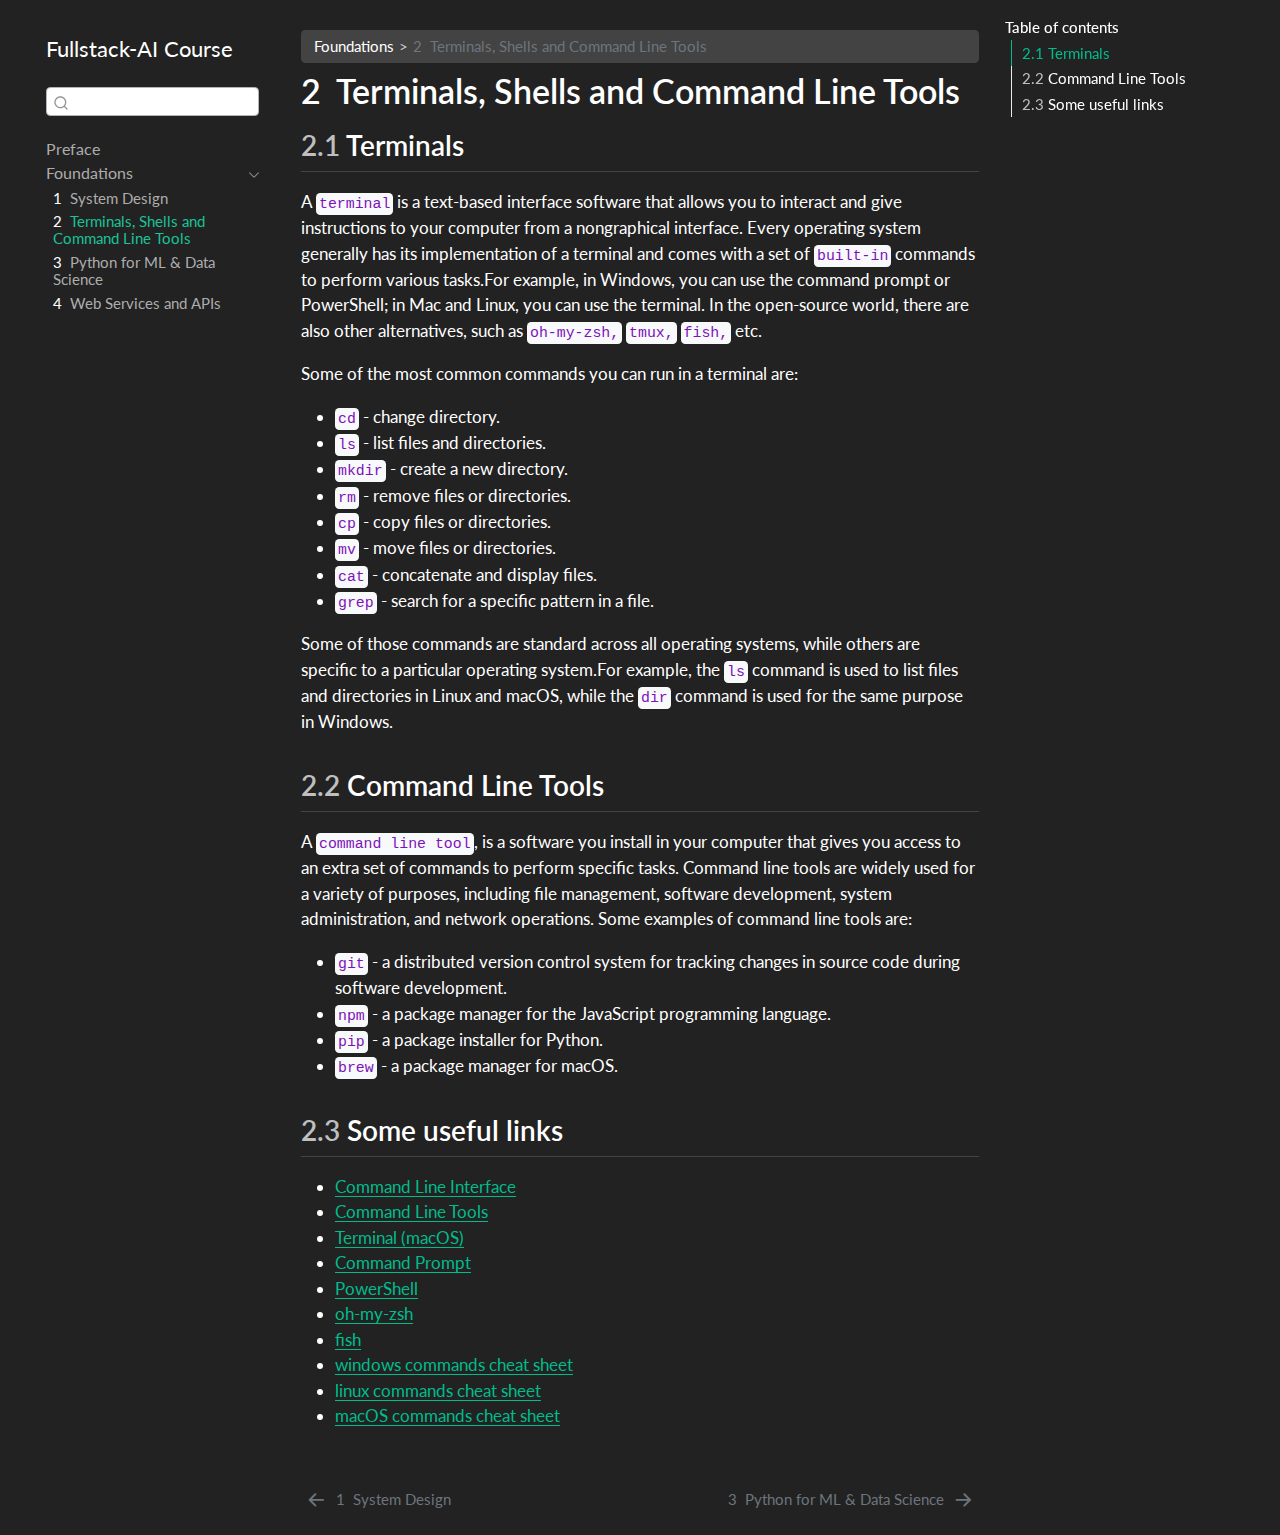
<file: foundations/shells-terminals/intro.html>
<!DOCTYPE html>
<html xmlns="http://www.w3.org/1999/xhtml" lang="en" xml:lang="en"><head>

<meta charset="utf-8">
<meta name="generator" content="quarto-1.4.550">

<meta name="viewport" content="width=device-width, initial-scale=1.0, user-scalable=yes">


<title>Fullstack-AI Course - 2&nbsp; Terminals, Shells and Command Line Tools</title>
<style>
code{white-space: pre-wrap;}
span.smallcaps{font-variant: small-caps;}
div.columns{display: flex; gap: min(4vw, 1.5em);}
div.column{flex: auto; overflow-x: auto;}
div.hanging-indent{margin-left: 1.5em; text-indent: -1.5em;}
ul.task-list{list-style: none;}
ul.task-list li input[type="checkbox"] {
  width: 0.8em;
  margin: 0 0.8em 0.2em -1em; /* quarto-specific, see https://github.com/quarto-dev/quarto-cli/issues/4556 */ 
  vertical-align: middle;
}
</style>


<script src="../../site_libs/quarto-nav/quarto-nav.js"></script>
<script src="../../site_libs/quarto-nav/headroom.min.js"></script>
<script src="../../site_libs/clipboard/clipboard.min.js"></script>
<script src="../../site_libs/quarto-search/autocomplete.umd.js"></script>
<script src="../../site_libs/quarto-search/fuse.min.js"></script>
<script src="../../site_libs/quarto-search/quarto-search.js"></script>
<meta name="quarto:offset" content="../../">
<link href="../../foundations/python/intro.html" rel="next">
<link href="../../foundations/system-design/index.html" rel="prev">
<script src="../../site_libs/quarto-html/quarto.js"></script>
<script src="../../site_libs/quarto-html/popper.min.js"></script>
<script src="../../site_libs/quarto-html/tippy.umd.min.js"></script>
<script src="../../site_libs/quarto-html/anchor.min.js"></script>
<link href="../../site_libs/quarto-html/tippy.css" rel="stylesheet">
<link href="../../site_libs/quarto-html/quarto-syntax-highlighting-dark.css" rel="stylesheet" id="quarto-text-highlighting-styles">
<script src="../../site_libs/bootstrap/bootstrap.min.js"></script>
<link href="../../site_libs/bootstrap/bootstrap-icons.css" rel="stylesheet">
<link href="../../site_libs/bootstrap/bootstrap.min.css" rel="stylesheet" id="quarto-bootstrap" data-mode="dark">
<script id="quarto-search-options" type="application/json">{
  "location": "sidebar",
  "copy-button": false,
  "collapse-after": 3,
  "panel-placement": "start",
  "type": "textbox",
  "limit": 50,
  "keyboard-shortcut": [
    "f",
    "/",
    "s"
  ],
  "show-item-context": false,
  "language": {
    "search-no-results-text": "No results",
    "search-matching-documents-text": "matching documents",
    "search-copy-link-title": "Copy link to search",
    "search-hide-matches-text": "Hide additional matches",
    "search-more-match-text": "more match in this document",
    "search-more-matches-text": "more matches in this document",
    "search-clear-button-title": "Clear",
    "search-text-placeholder": "",
    "search-detached-cancel-button-title": "Cancel",
    "search-submit-button-title": "Submit",
    "search-label": "Search"
  }
}</script>


</head>

<body class="nav-sidebar floating">

<div id="quarto-search-results"></div>
  <header id="quarto-header" class="headroom fixed-top">
  <nav class="quarto-secondary-nav">
    <div class="container-fluid d-flex">
      <button type="button" class="quarto-btn-toggle btn" data-bs-toggle="collapse" data-bs-target=".quarto-sidebar-collapse-item" aria-controls="quarto-sidebar" aria-expanded="false" aria-label="Toggle sidebar navigation" onclick="if (window.quartoToggleHeadroom) { window.quartoToggleHeadroom(); }">
        <i class="bi bi-layout-text-sidebar-reverse"></i>
      </button>
        <nav class="quarto-page-breadcrumbs" aria-label="breadcrumb"><ol class="breadcrumb"><li class="breadcrumb-item"><a href="../../foundations/system-design/index.html">Foundations</a></li><li class="breadcrumb-item"><a href="../../foundations/shells-terminals/intro.html"><span class="chapter-number">2</span>&nbsp; <span class="chapter-title">Terminals, Shells and Command Line Tools</span></a></li></ol></nav>
        <a class="flex-grow-1" role="button" data-bs-toggle="collapse" data-bs-target=".quarto-sidebar-collapse-item" aria-controls="quarto-sidebar" aria-expanded="false" aria-label="Toggle sidebar navigation" onclick="if (window.quartoToggleHeadroom) { window.quartoToggleHeadroom(); }">      
        </a>
      <button type="button" class="btn quarto-search-button" aria-label="" onclick="window.quartoOpenSearch();">
        <i class="bi bi-search"></i>
      </button>
    </div>
  </nav>
</header>
<!-- content -->
<div id="quarto-content" class="quarto-container page-columns page-rows-contents page-layout-article">
<!-- sidebar -->
  <nav id="quarto-sidebar" class="sidebar collapse collapse-horizontal quarto-sidebar-collapse-item sidebar-navigation floating overflow-auto">
    <div class="pt-lg-2 mt-2 text-left sidebar-header">
    <div class="sidebar-title mb-0 py-0">
      <a href="../../">Fullstack-AI Course</a> 
    </div>
      </div>
        <div class="mt-2 flex-shrink-0 align-items-center">
        <div class="sidebar-search">
        <div id="quarto-search" class="" title="Search"></div>
        </div>
        </div>
    <div class="sidebar-menu-container"> 
    <ul class="list-unstyled mt-1">
        <li class="sidebar-item">
  <div class="sidebar-item-container"> 
  <a href="../../index.html" class="sidebar-item-text sidebar-link">
 <span class="menu-text">Preface</span></a>
  </div>
</li>
        <li class="sidebar-item sidebar-item-section">
      <div class="sidebar-item-container"> 
            <a class="sidebar-item-text sidebar-link text-start" data-bs-toggle="collapse" data-bs-target="#quarto-sidebar-section-1" aria-expanded="true">
 <span class="menu-text">Foundations</span></a>
          <a class="sidebar-item-toggle text-start" data-bs-toggle="collapse" data-bs-target="#quarto-sidebar-section-1" aria-expanded="true" aria-label="Toggle section">
            <i class="bi bi-chevron-right ms-2"></i>
          </a> 
      </div>
      <ul id="quarto-sidebar-section-1" class="collapse list-unstyled sidebar-section depth1 show">  
          <li class="sidebar-item">
  <div class="sidebar-item-container"> 
  <a href="../../foundations/system-design/index.html" class="sidebar-item-text sidebar-link">
 <span class="menu-text"><span class="chapter-number">1</span>&nbsp; <span class="chapter-title">System Design</span></span></a>
  </div>
</li>
          <li class="sidebar-item">
  <div class="sidebar-item-container"> 
  <a href="../../foundations/shells-terminals/intro.html" class="sidebar-item-text sidebar-link active">
 <span class="menu-text"><span class="chapter-number">2</span>&nbsp; <span class="chapter-title">Terminals, Shells and Command Line Tools</span></span></a>
  </div>
</li>
          <li class="sidebar-item">
  <div class="sidebar-item-container"> 
  <a href="../../foundations/python/intro.html" class="sidebar-item-text sidebar-link">
 <span class="menu-text"><span class="chapter-number">3</span>&nbsp; <span class="chapter-title">Python for ML &amp; Data Science</span></span></a>
  </div>
</li>
          <li class="sidebar-item">
  <div class="sidebar-item-container"> 
  <a href="../../foundations/webservices-apis/intro.html" class="sidebar-item-text sidebar-link">
 <span class="menu-text"><span class="chapter-number">4</span>&nbsp; <span class="chapter-title">Web Services and APIs</span></span></a>
  </div>
</li>
      </ul>
  </li>
    </ul>
    </div>
</nav>
<div id="quarto-sidebar-glass" class="quarto-sidebar-collapse-item" data-bs-toggle="collapse" data-bs-target=".quarto-sidebar-collapse-item"></div>
<!-- margin-sidebar -->
    <div id="quarto-margin-sidebar" class="sidebar margin-sidebar">
        <nav id="TOC" role="doc-toc" class="toc-active">
    <h2 id="toc-title">Table of contents</h2>
   
  <ul>
  <li><a href="#terminals" id="toc-terminals" class="nav-link active" data-scroll-target="#terminals"><span class="header-section-number">2.1</span> Terminals</a></li>
  <li><a href="#command-line-tools" id="toc-command-line-tools" class="nav-link" data-scroll-target="#command-line-tools"><span class="header-section-number">2.2</span> Command Line Tools</a></li>
  <li><a href="#some-useful-links" id="toc-some-useful-links" class="nav-link" data-scroll-target="#some-useful-links"><span class="header-section-number">2.3</span> Some useful links</a></li>
  </ul>
</nav>
    </div>
<!-- main -->
<main class="content" id="quarto-document-content">

<header id="title-block-header" class="quarto-title-block default"><nav class="quarto-page-breadcrumbs quarto-title-breadcrumbs d-none d-lg-block" aria-label="breadcrumb"><ol class="breadcrumb"><li class="breadcrumb-item"><a href="../../foundations/system-design/index.html">Foundations</a></li><li class="breadcrumb-item"><a href="../../foundations/shells-terminals/intro.html"><span class="chapter-number">2</span>&nbsp; <span class="chapter-title">Terminals, Shells and Command Line Tools</span></a></li></ol></nav>
<div class="quarto-title">
<h1 class="title"><span class="chapter-number">2</span>&nbsp; <span class="chapter-title">Terminals, Shells and Command Line Tools</span></h1>
</div>



<div class="quarto-title-meta">

    
  
    
  </div>
  


</header>


<section id="terminals" class="level2" data-number="2.1">
<h2 data-number="2.1" class="anchored" data-anchor-id="terminals"><span class="header-section-number">2.1</span> Terminals</h2>
<p>A <code>terminal</code> is a text-based interface software that allows you to interact and give instructions to your computer from a nongraphical interface. Every operating system generally has its implementation of a terminal and comes with a set of <code>built-in</code> commands to perform various tasks.For example, in Windows, you can use the command prompt or PowerShell; in Mac and Linux, you can use the terminal. In the open-source world, there are also other alternatives, such as <code>oh-my-zsh,</code> <code>tmux,</code> <code>fish,</code> etc.</p>
<p>Some of the most common commands you can run in a terminal are:</p>
<ul>
<li><code>cd</code> - change directory.</li>
<li><code>ls</code> - list files and directories.</li>
<li><code>mkdir</code> - create a new directory.</li>
<li><code>rm</code> - remove files or directories.</li>
<li><code>cp</code> - copy files or directories.</li>
<li><code>mv</code> - move files or directories.</li>
<li><code>cat</code> - concatenate and display files.</li>
<li><code>grep</code> - search for a specific pattern in a file.</li>
</ul>
<p>Some of those commands are standard across all operating systems, while others are specific to a particular operating system.For example, the <code>ls</code> command is used to list files and directories in Linux and macOS, while the <code>dir</code> command is used for the same purpose in Windows.</p>
</section>
<section id="command-line-tools" class="level2" data-number="2.2">
<h2 data-number="2.2" class="anchored" data-anchor-id="command-line-tools"><span class="header-section-number">2.2</span> Command Line Tools</h2>
<p>A <code>command line tool</code>, is a software you install in your computer that gives you access to an extra set of commands to perform specific tasks. Command line tools are widely used for a variety of purposes, including file management, software development, system administration, and network operations. Some examples of command line tools are:</p>
<ul>
<li><code>git</code> - a distributed version control system for tracking changes in source code during software development.</li>
<li><code>npm</code> - a package manager for the JavaScript programming language.</li>
<li><code>pip</code> - a package installer for Python.</li>
<li><code>brew</code> - a package manager for macOS.</li>
</ul>
</section>
<section id="some-useful-links" class="level2" data-number="2.3">
<h2 data-number="2.3" class="anchored" data-anchor-id="some-useful-links"><span class="header-section-number">2.3</span> Some useful links</h2>
<ul>
<li><a href="https://en.wikipedia.org/wiki/Command-line_interface">Command Line Interface</a></li>
<li><a href="https://en.wikipedia.org/wiki/Command-line_interface#Command-line_tools">Command Line Tools</a></li>
<li><a href="https://en.wikipedia.org/wiki/Terminal_(macOS)">Terminal (macOS)</a></li>
<li><a href="https://en.wikipedia.org/wiki/Cmd.exe">Command Prompt</a></li>
<li><a href="https://en.wikipedia.org/wiki/PowerShell">PowerShell</a></li>
<li><a href="https://ohmyz.sh/">oh-my-zsh</a></li>
<li><a href="https://fishshell.com/">fish</a></li>
<li><a href="https://www.thomas-krenn.com/en/wiki/Cmd_commands_under_Windows">windows commands cheat sheet</a></li>
<li><a href="https://www.cheatography.com/davechild/cheat-sheets/linux-command-line/">linux commands cheat sheet</a></li>
<li><a href="https://github.com/0nn0/terminal-mac-cheatsheet/tree/master/Espa%C3%B1ol">macOS commands cheat sheet</a></li>
</ul>


</section>

</main> <!-- /main -->
<script id="quarto-html-after-body" type="application/javascript">
window.document.addEventListener("DOMContentLoaded", function (event) {
  const toggleBodyColorMode = (bsSheetEl) => {
    const mode = bsSheetEl.getAttribute("data-mode");
    const bodyEl = window.document.querySelector("body");
    if (mode === "dark") {
      bodyEl.classList.add("quarto-dark");
      bodyEl.classList.remove("quarto-light");
    } else {
      bodyEl.classList.add("quarto-light");
      bodyEl.classList.remove("quarto-dark");
    }
  }
  const toggleBodyColorPrimary = () => {
    const bsSheetEl = window.document.querySelector("link#quarto-bootstrap");
    if (bsSheetEl) {
      toggleBodyColorMode(bsSheetEl);
    }
  }
  toggleBodyColorPrimary();  
  const icon = "";
  const anchorJS = new window.AnchorJS();
  anchorJS.options = {
    placement: 'right',
    icon: icon
  };
  anchorJS.add('.anchored');
  const isCodeAnnotation = (el) => {
    for (const clz of el.classList) {
      if (clz.startsWith('code-annotation-')) {                     
        return true;
      }
    }
    return false;
  }
  const clipboard = new window.ClipboardJS('.code-copy-button', {
    text: function(trigger) {
      const codeEl = trigger.previousElementSibling.cloneNode(true);
      for (const childEl of codeEl.children) {
        if (isCodeAnnotation(childEl)) {
          childEl.remove();
        }
      }
      return codeEl.innerText;
    }
  });
  clipboard.on('success', function(e) {
    // button target
    const button = e.trigger;
    // don't keep focus
    button.blur();
    // flash "checked"
    button.classList.add('code-copy-button-checked');
    var currentTitle = button.getAttribute("title");
    button.setAttribute("title", "Copied!");
    let tooltip;
    if (window.bootstrap) {
      button.setAttribute("data-bs-toggle", "tooltip");
      button.setAttribute("data-bs-placement", "left");
      button.setAttribute("data-bs-title", "Copied!");
      tooltip = new bootstrap.Tooltip(button, 
        { trigger: "manual", 
          customClass: "code-copy-button-tooltip",
          offset: [0, -8]});
      tooltip.show();    
    }
    setTimeout(function() {
      if (tooltip) {
        tooltip.hide();
        button.removeAttribute("data-bs-title");
        button.removeAttribute("data-bs-toggle");
        button.removeAttribute("data-bs-placement");
      }
      button.setAttribute("title", currentTitle);
      button.classList.remove('code-copy-button-checked');
    }, 1000);
    // clear code selection
    e.clearSelection();
  });
  function tippyHover(el, contentFn, onTriggerFn, onUntriggerFn) {
    const config = {
      allowHTML: true,
      maxWidth: 500,
      delay: 100,
      arrow: false,
      appendTo: function(el) {
          return el.parentElement;
      },
      interactive: true,
      interactiveBorder: 10,
      theme: 'quarto',
      placement: 'bottom-start',
    };
    if (contentFn) {
      config.content = contentFn;
    }
    if (onTriggerFn) {
      config.onTrigger = onTriggerFn;
    }
    if (onUntriggerFn) {
      config.onUntrigger = onUntriggerFn;
    }
    window.tippy(el, config); 
  }
  const noterefs = window.document.querySelectorAll('a[role="doc-noteref"]');
  for (var i=0; i<noterefs.length; i++) {
    const ref = noterefs[i];
    tippyHover(ref, function() {
      // use id or data attribute instead here
      let href = ref.getAttribute('data-footnote-href') || ref.getAttribute('href');
      try { href = new URL(href).hash; } catch {}
      const id = href.replace(/^#\/?/, "");
      const note = window.document.getElementById(id);
      return note.innerHTML;
    });
  }
  const xrefs = window.document.querySelectorAll('a.quarto-xref');
  const processXRef = (id, note) => {
    // Strip column container classes
    const stripColumnClz = (el) => {
      el.classList.remove("page-full", "page-columns");
      if (el.children) {
        for (const child of el.children) {
          stripColumnClz(child);
        }
      }
    }
    stripColumnClz(note)
    if (id === null || id.startsWith('sec-')) {
      // Special case sections, only their first couple elements
      const container = document.createElement("div");
      if (note.children && note.children.length > 2) {
        container.appendChild(note.children[0].cloneNode(true));
        for (let i = 1; i < note.children.length; i++) {
          const child = note.children[i];
          if (child.tagName === "P" && child.innerText === "") {
            continue;
          } else {
            container.appendChild(child.cloneNode(true));
            break;
          }
        }
        if (window.Quarto?.typesetMath) {
          window.Quarto.typesetMath(container);
        }
        return container.innerHTML
      } else {
        if (window.Quarto?.typesetMath) {
          window.Quarto.typesetMath(note);
        }
        return note.innerHTML;
      }
    } else {
      // Remove any anchor links if they are present
      const anchorLink = note.querySelector('a.anchorjs-link');
      if (anchorLink) {
        anchorLink.remove();
      }
      if (window.Quarto?.typesetMath) {
        window.Quarto.typesetMath(note);
      }
      // TODO in 1.5, we should make sure this works without a callout special case
      if (note.classList.contains("callout")) {
        return note.outerHTML;
      } else {
        return note.innerHTML;
      }
    }
  }
  for (var i=0; i<xrefs.length; i++) {
    const xref = xrefs[i];
    tippyHover(xref, undefined, function(instance) {
      instance.disable();
      let url = xref.getAttribute('href');
      let hash = undefined; 
      if (url.startsWith('#')) {
        hash = url;
      } else {
        try { hash = new URL(url).hash; } catch {}
      }
      if (hash) {
        const id = hash.replace(/^#\/?/, "");
        const note = window.document.getElementById(id);
        if (note !== null) {
          try {
            const html = processXRef(id, note.cloneNode(true));
            instance.setContent(html);
          } finally {
            instance.enable();
            instance.show();
          }
        } else {
          // See if we can fetch this
          fetch(url.split('#')[0])
          .then(res => res.text())
          .then(html => {
            const parser = new DOMParser();
            const htmlDoc = parser.parseFromString(html, "text/html");
            const note = htmlDoc.getElementById(id);
            if (note !== null) {
              const html = processXRef(id, note);
              instance.setContent(html);
            } 
          }).finally(() => {
            instance.enable();
            instance.show();
          });
        }
      } else {
        // See if we can fetch a full url (with no hash to target)
        // This is a special case and we should probably do some content thinning / targeting
        fetch(url)
        .then(res => res.text())
        .then(html => {
          const parser = new DOMParser();
          const htmlDoc = parser.parseFromString(html, "text/html");
          const note = htmlDoc.querySelector('main.content');
          if (note !== null) {
            // This should only happen for chapter cross references
            // (since there is no id in the URL)
            // remove the first header
            if (note.children.length > 0 && note.children[0].tagName === "HEADER") {
              note.children[0].remove();
            }
            const html = processXRef(null, note);
            instance.setContent(html);
          } 
        }).finally(() => {
          instance.enable();
          instance.show();
        });
      }
    }, function(instance) {
    });
  }
      let selectedAnnoteEl;
      const selectorForAnnotation = ( cell, annotation) => {
        let cellAttr = 'data-code-cell="' + cell + '"';
        let lineAttr = 'data-code-annotation="' +  annotation + '"';
        const selector = 'span[' + cellAttr + '][' + lineAttr + ']';
        return selector;
      }
      const selectCodeLines = (annoteEl) => {
        const doc = window.document;
        const targetCell = annoteEl.getAttribute("data-target-cell");
        const targetAnnotation = annoteEl.getAttribute("data-target-annotation");
        const annoteSpan = window.document.querySelector(selectorForAnnotation(targetCell, targetAnnotation));
        const lines = annoteSpan.getAttribute("data-code-lines").split(",");
        const lineIds = lines.map((line) => {
          return targetCell + "-" + line;
        })
        let top = null;
        let height = null;
        let parent = null;
        if (lineIds.length > 0) {
            //compute the position of the single el (top and bottom and make a div)
            const el = window.document.getElementById(lineIds[0]);
            top = el.offsetTop;
            height = el.offsetHeight;
            parent = el.parentElement.parentElement;
          if (lineIds.length > 1) {
            const lastEl = window.document.getElementById(lineIds[lineIds.length - 1]);
            const bottom = lastEl.offsetTop + lastEl.offsetHeight;
            height = bottom - top;
          }
          if (top !== null && height !== null && parent !== null) {
            // cook up a div (if necessary) and position it 
            let div = window.document.getElementById("code-annotation-line-highlight");
            if (div === null) {
              div = window.document.createElement("div");
              div.setAttribute("id", "code-annotation-line-highlight");
              div.style.position = 'absolute';
              parent.appendChild(div);
            }
            div.style.top = top - 2 + "px";
            div.style.height = height + 4 + "px";
            div.style.left = 0;
            let gutterDiv = window.document.getElementById("code-annotation-line-highlight-gutter");
            if (gutterDiv === null) {
              gutterDiv = window.document.createElement("div");
              gutterDiv.setAttribute("id", "code-annotation-line-highlight-gutter");
              gutterDiv.style.position = 'absolute';
              const codeCell = window.document.getElementById(targetCell);
              const gutter = codeCell.querySelector('.code-annotation-gutter');
              gutter.appendChild(gutterDiv);
            }
            gutterDiv.style.top = top - 2 + "px";
            gutterDiv.style.height = height + 4 + "px";
          }
          selectedAnnoteEl = annoteEl;
        }
      };
      const unselectCodeLines = () => {
        const elementsIds = ["code-annotation-line-highlight", "code-annotation-line-highlight-gutter"];
        elementsIds.forEach((elId) => {
          const div = window.document.getElementById(elId);
          if (div) {
            div.remove();
          }
        });
        selectedAnnoteEl = undefined;
      };
        // Handle positioning of the toggle
    window.addEventListener(
      "resize",
      throttle(() => {
        elRect = undefined;
        if (selectedAnnoteEl) {
          selectCodeLines(selectedAnnoteEl);
        }
      }, 10)
    );
    function throttle(fn, ms) {
    let throttle = false;
    let timer;
      return (...args) => {
        if(!throttle) { // first call gets through
            fn.apply(this, args);
            throttle = true;
        } else { // all the others get throttled
            if(timer) clearTimeout(timer); // cancel #2
            timer = setTimeout(() => {
              fn.apply(this, args);
              timer = throttle = false;
            }, ms);
        }
      };
    }
      // Attach click handler to the DT
      const annoteDls = window.document.querySelectorAll('dt[data-target-cell]');
      for (const annoteDlNode of annoteDls) {
        annoteDlNode.addEventListener('click', (event) => {
          const clickedEl = event.target;
          if (clickedEl !== selectedAnnoteEl) {
            unselectCodeLines();
            const activeEl = window.document.querySelector('dt[data-target-cell].code-annotation-active');
            if (activeEl) {
              activeEl.classList.remove('code-annotation-active');
            }
            selectCodeLines(clickedEl);
            clickedEl.classList.add('code-annotation-active');
          } else {
            // Unselect the line
            unselectCodeLines();
            clickedEl.classList.remove('code-annotation-active');
          }
        });
      }
  const findCites = (el) => {
    const parentEl = el.parentElement;
    if (parentEl) {
      const cites = parentEl.dataset.cites;
      if (cites) {
        return {
          el,
          cites: cites.split(' ')
        };
      } else {
        return findCites(el.parentElement)
      }
    } else {
      return undefined;
    }
  };
  var bibliorefs = window.document.querySelectorAll('a[role="doc-biblioref"]');
  for (var i=0; i<bibliorefs.length; i++) {
    const ref = bibliorefs[i];
    const citeInfo = findCites(ref);
    if (citeInfo) {
      tippyHover(citeInfo.el, function() {
        var popup = window.document.createElement('div');
        citeInfo.cites.forEach(function(cite) {
          var citeDiv = window.document.createElement('div');
          citeDiv.classList.add('hanging-indent');
          citeDiv.classList.add('csl-entry');
          var biblioDiv = window.document.getElementById('ref-' + cite);
          if (biblioDiv) {
            citeDiv.innerHTML = biblioDiv.innerHTML;
          }
          popup.appendChild(citeDiv);
        });
        return popup.innerHTML;
      });
    }
  }
});
</script>
<nav class="page-navigation">
  <div class="nav-page nav-page-previous">
      <a href="../../foundations/system-design/index.html" class="pagination-link" aria-label="System Design">
        <i class="bi bi-arrow-left-short"></i> <span class="nav-page-text"><span class="chapter-number">1</span>&nbsp; <span class="chapter-title">System Design</span></span>
      </a>          
  </div>
  <div class="nav-page nav-page-next">
      <a href="../../foundations/python/intro.html" class="pagination-link" aria-label="Python for ML &amp; Data Science">
        <span class="nav-page-text"><span class="chapter-number">3</span>&nbsp; <span class="chapter-title">Python for ML &amp; Data Science</span></span> <i class="bi bi-arrow-right-short"></i>
      </a>
  </div>
</nav>
</div> <!-- /content -->




</body></html>
</file>
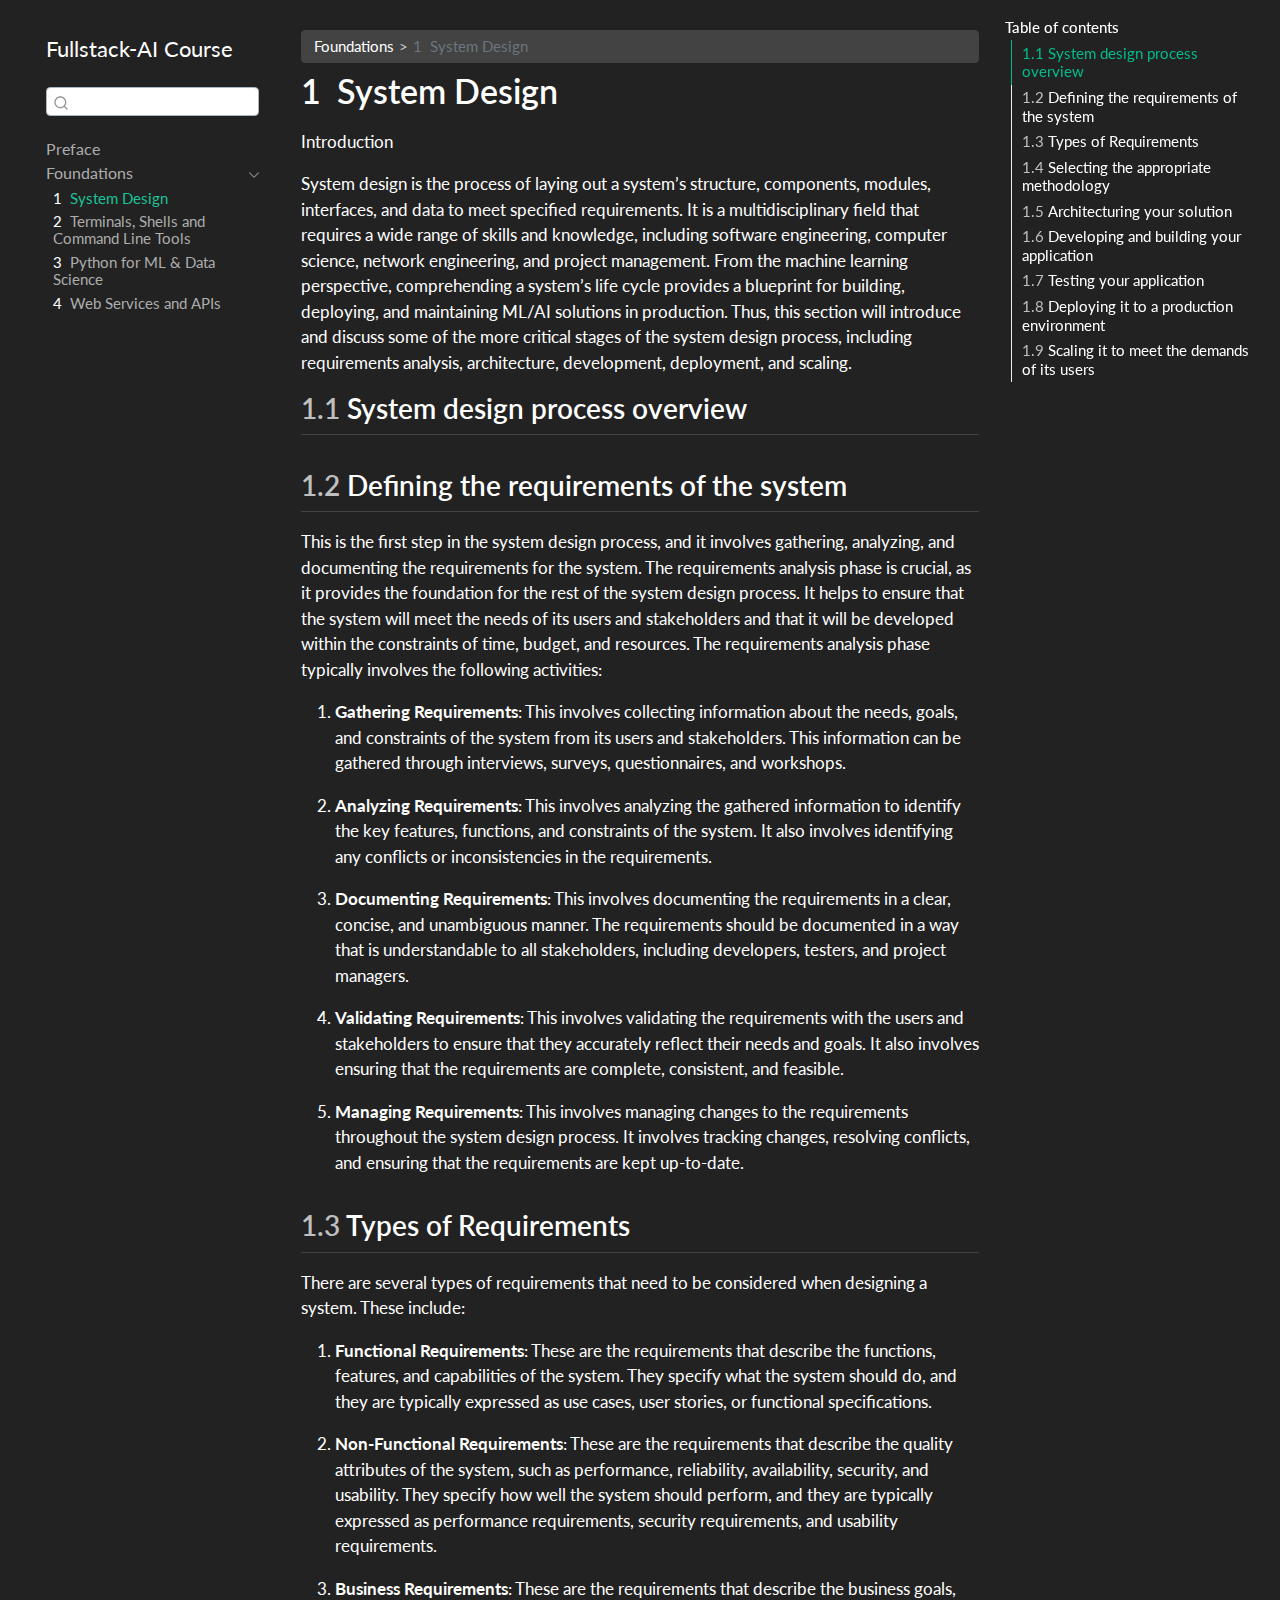
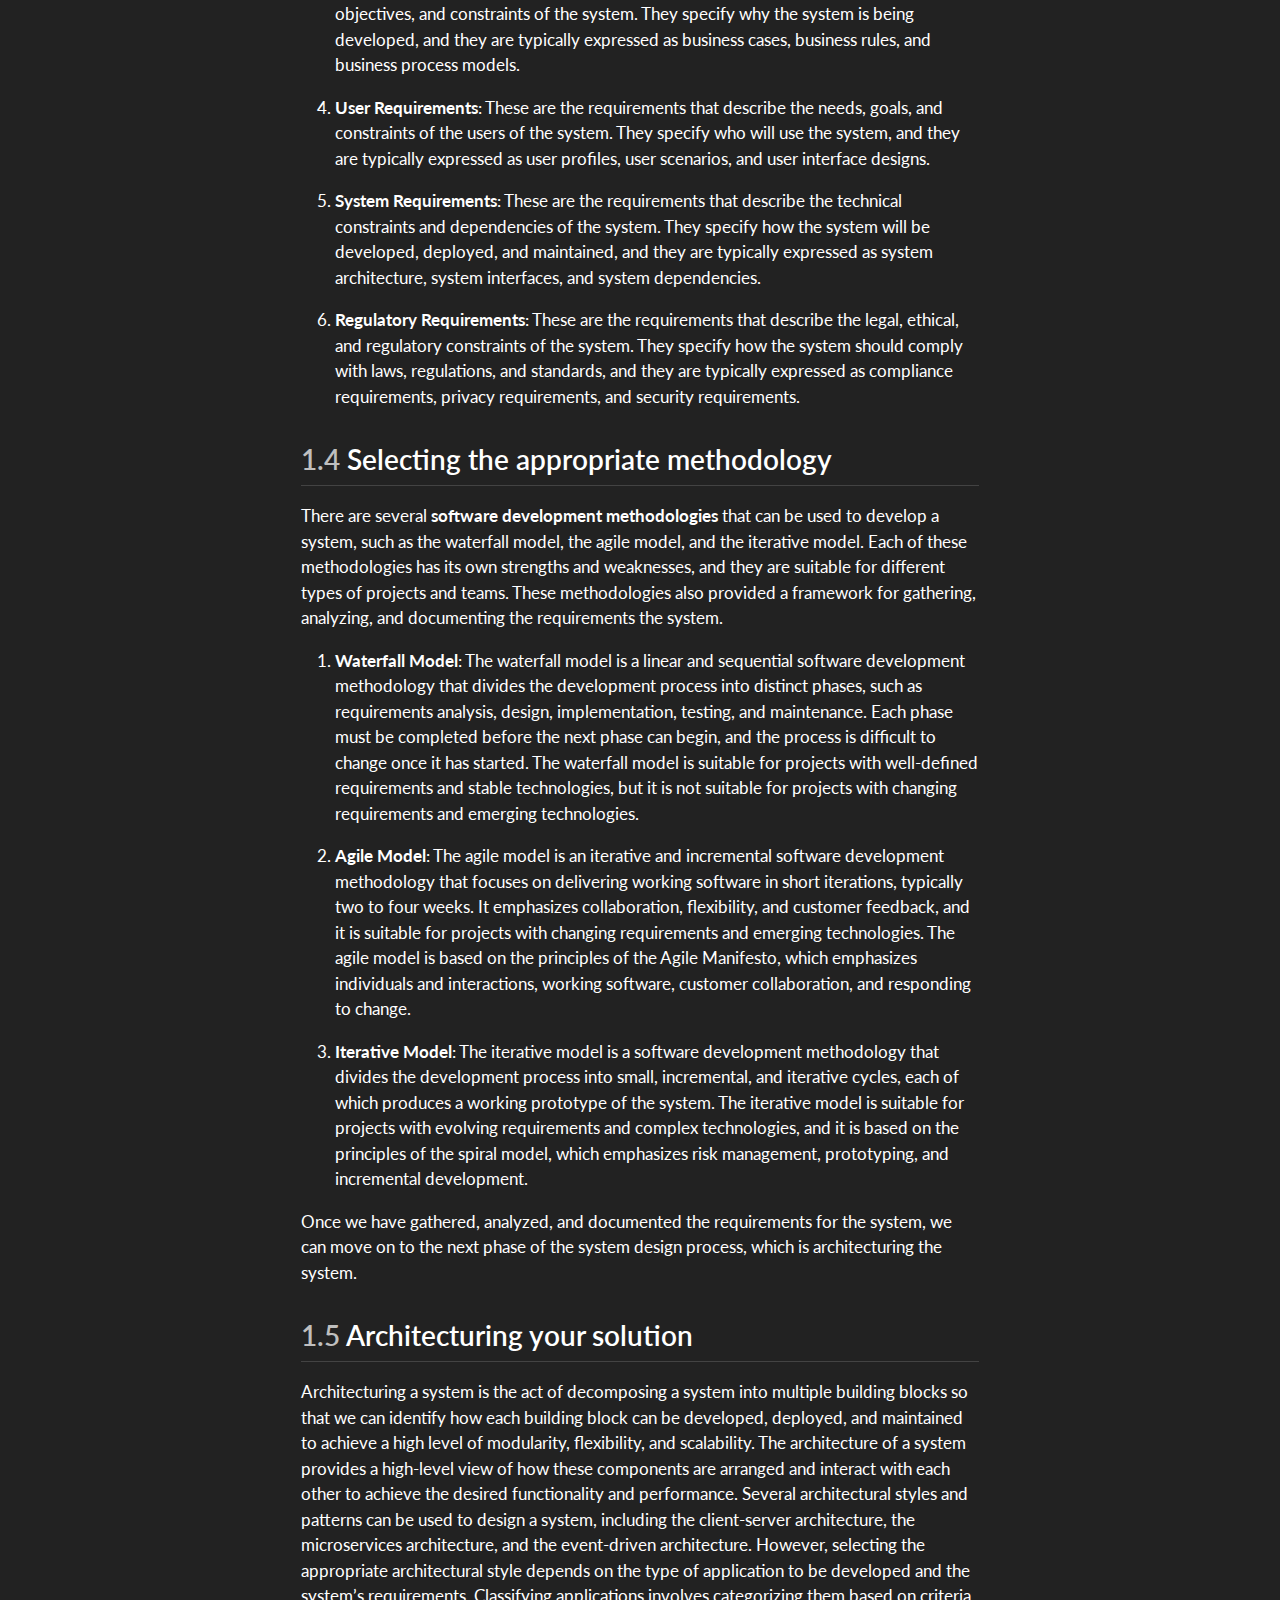
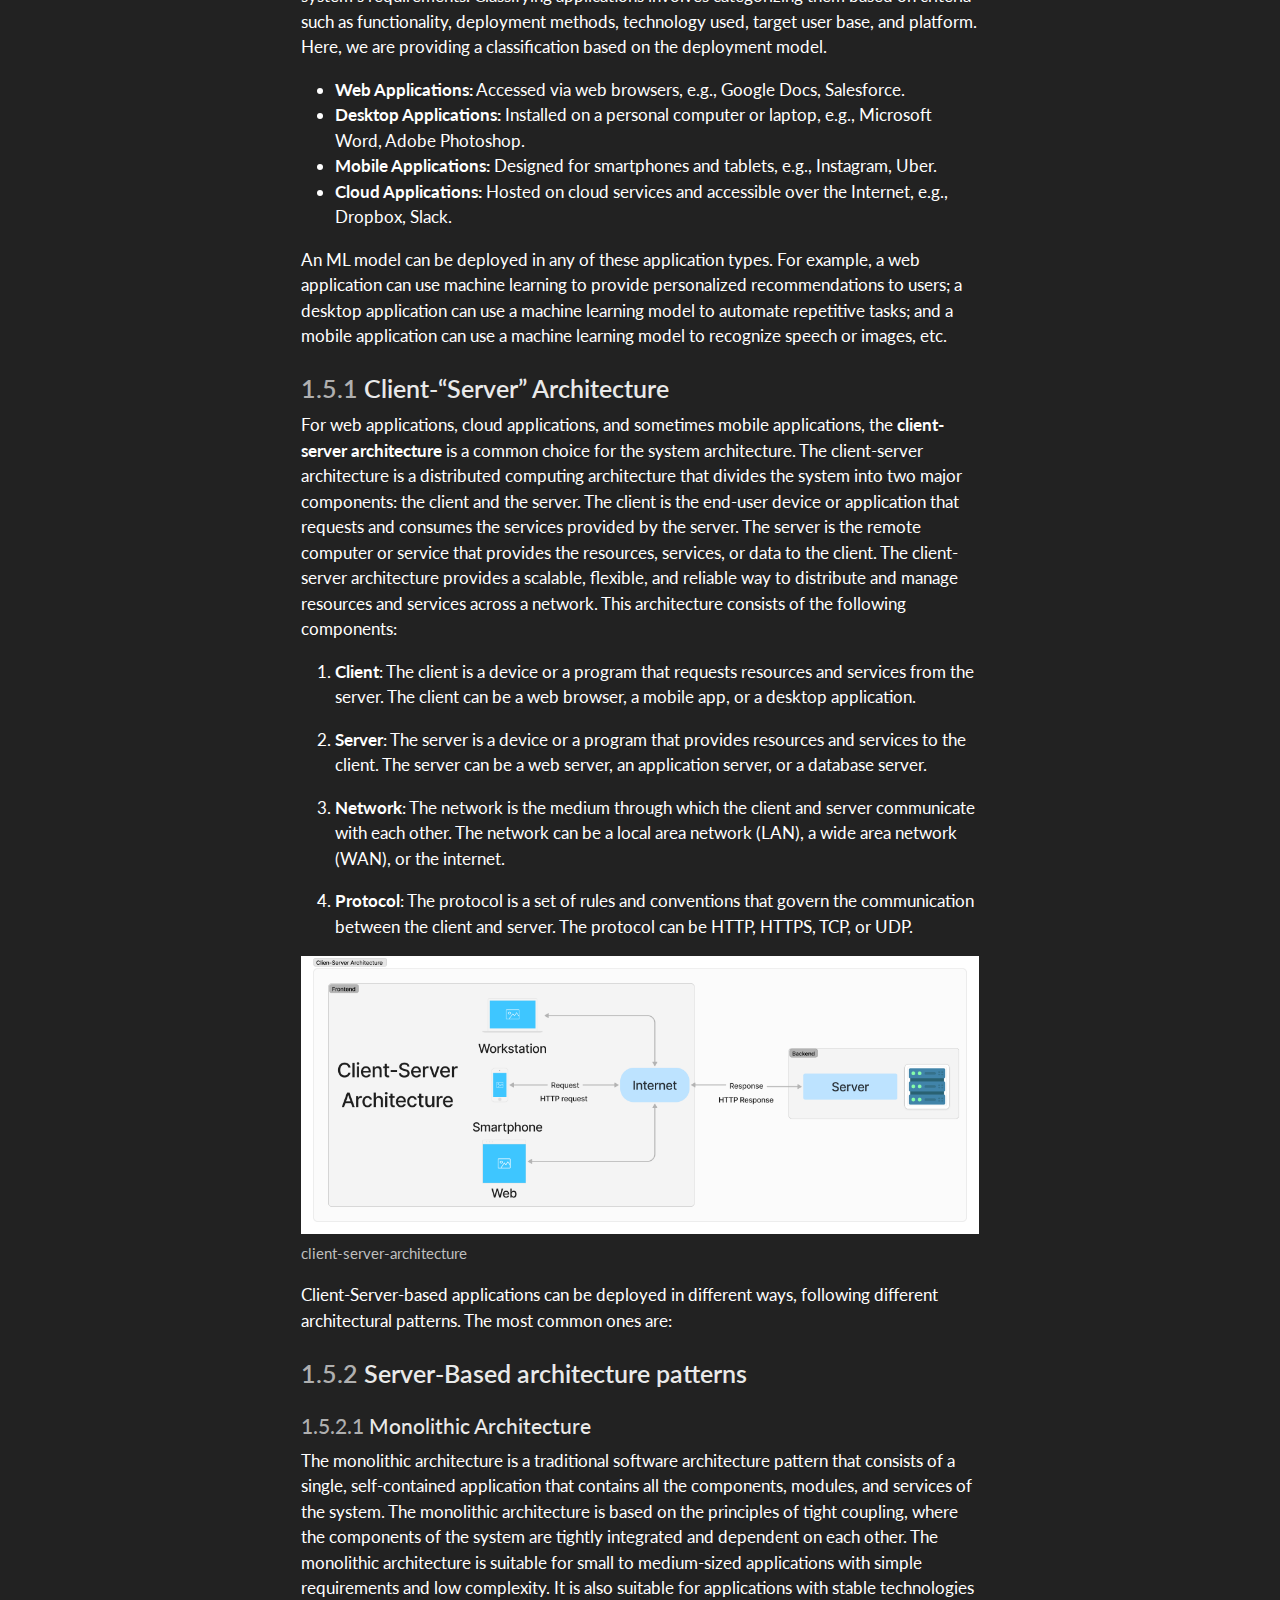
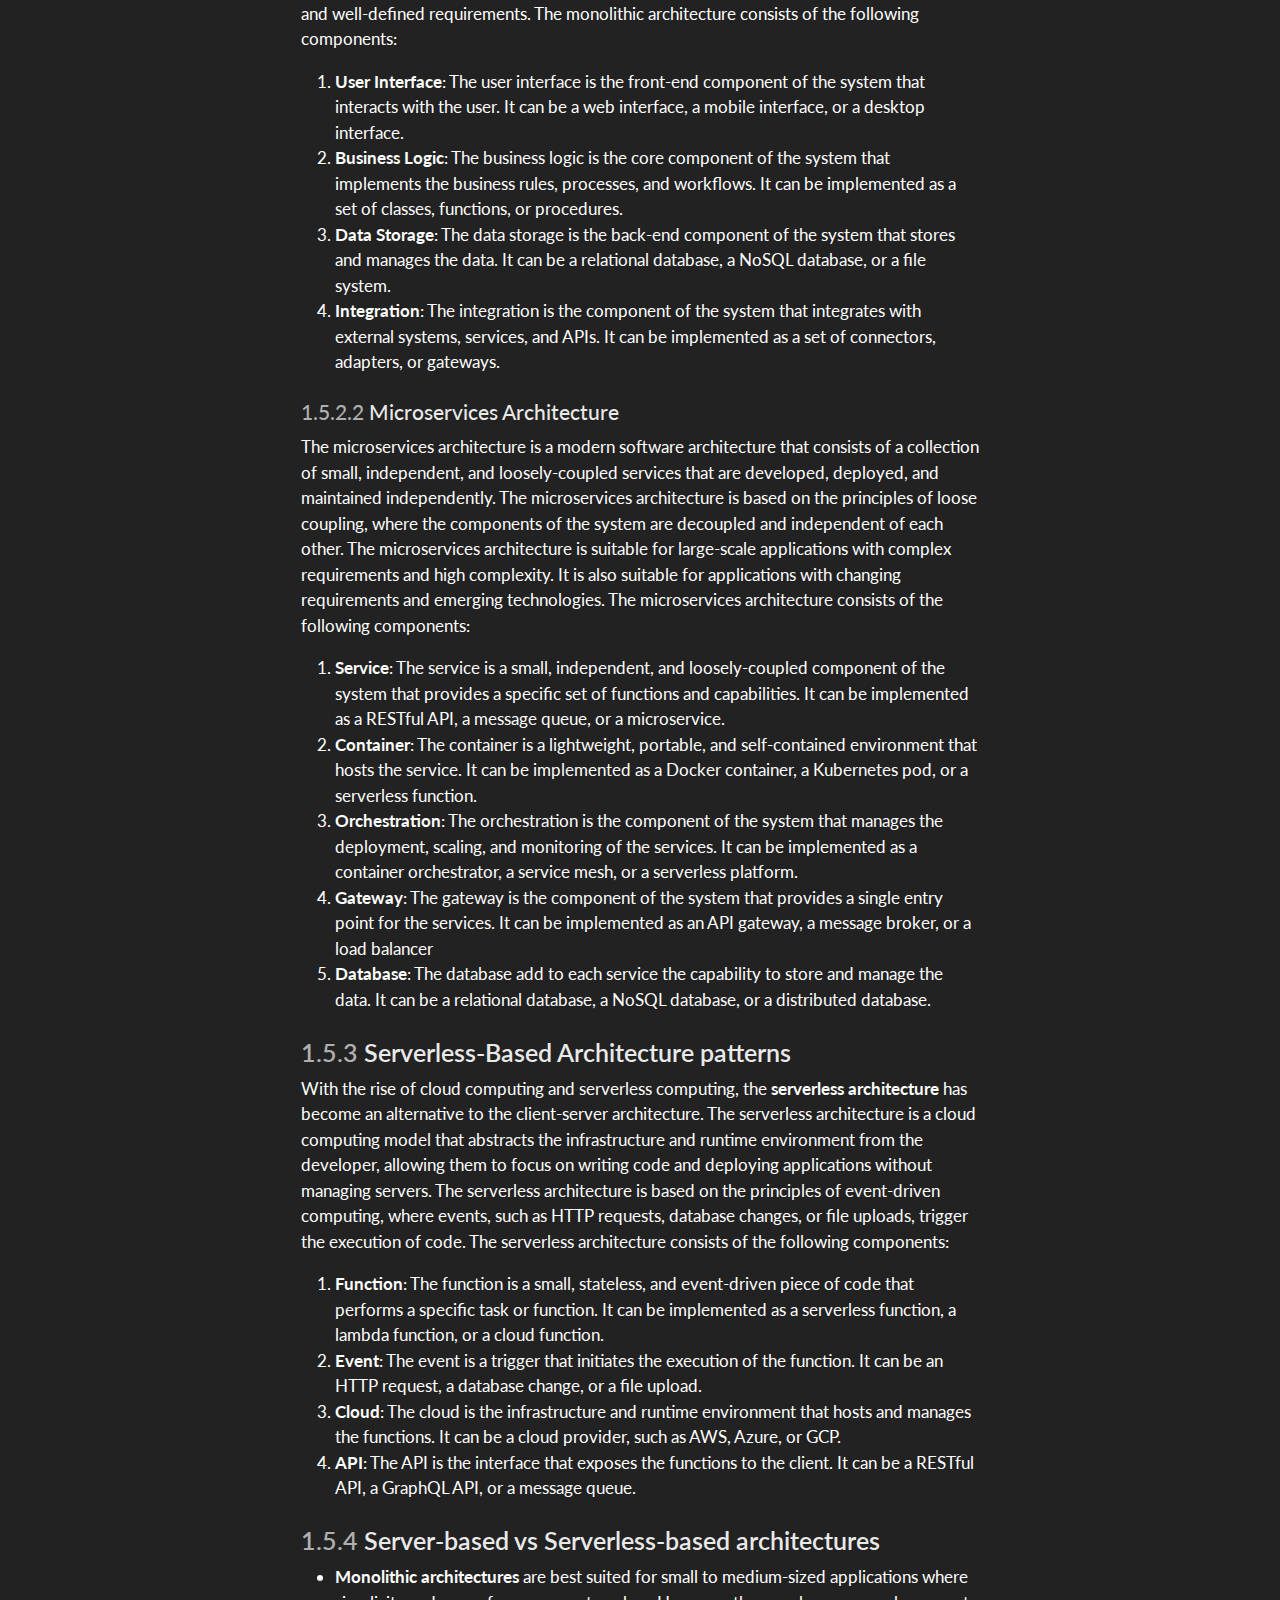
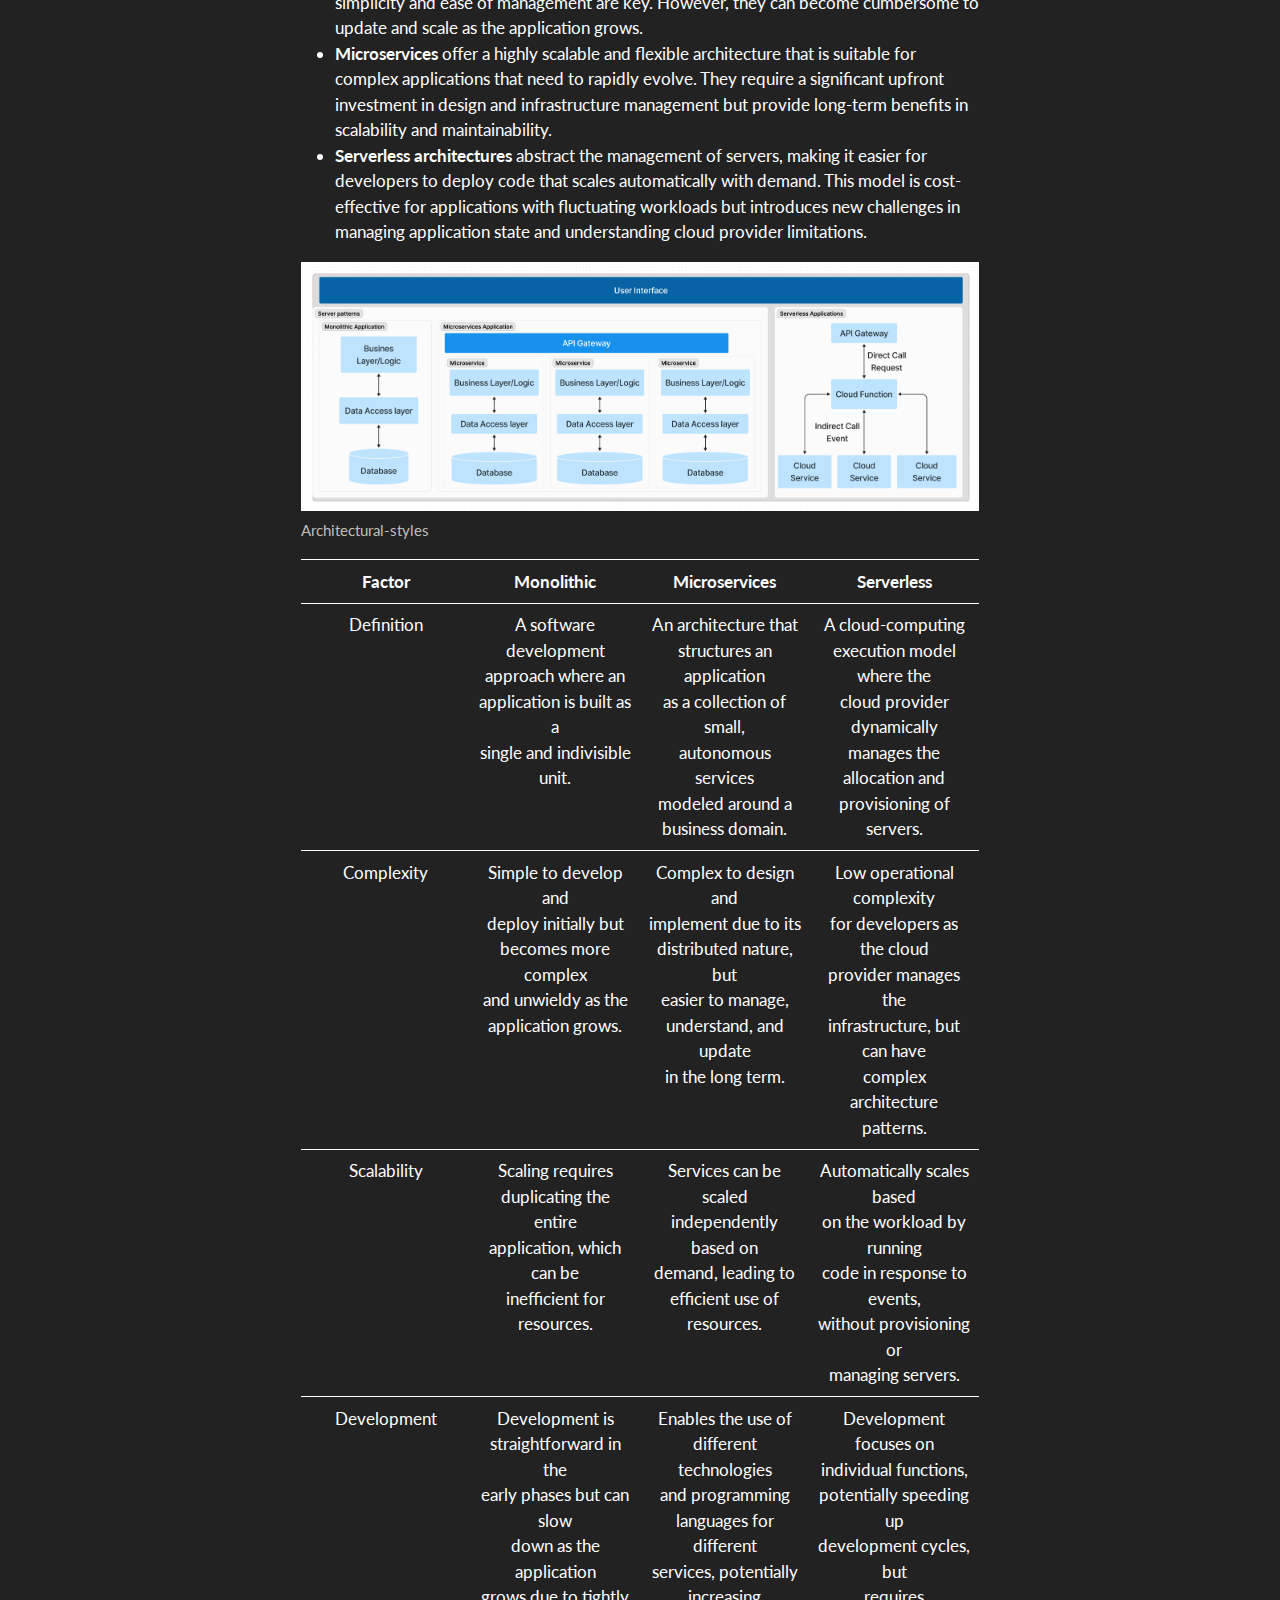
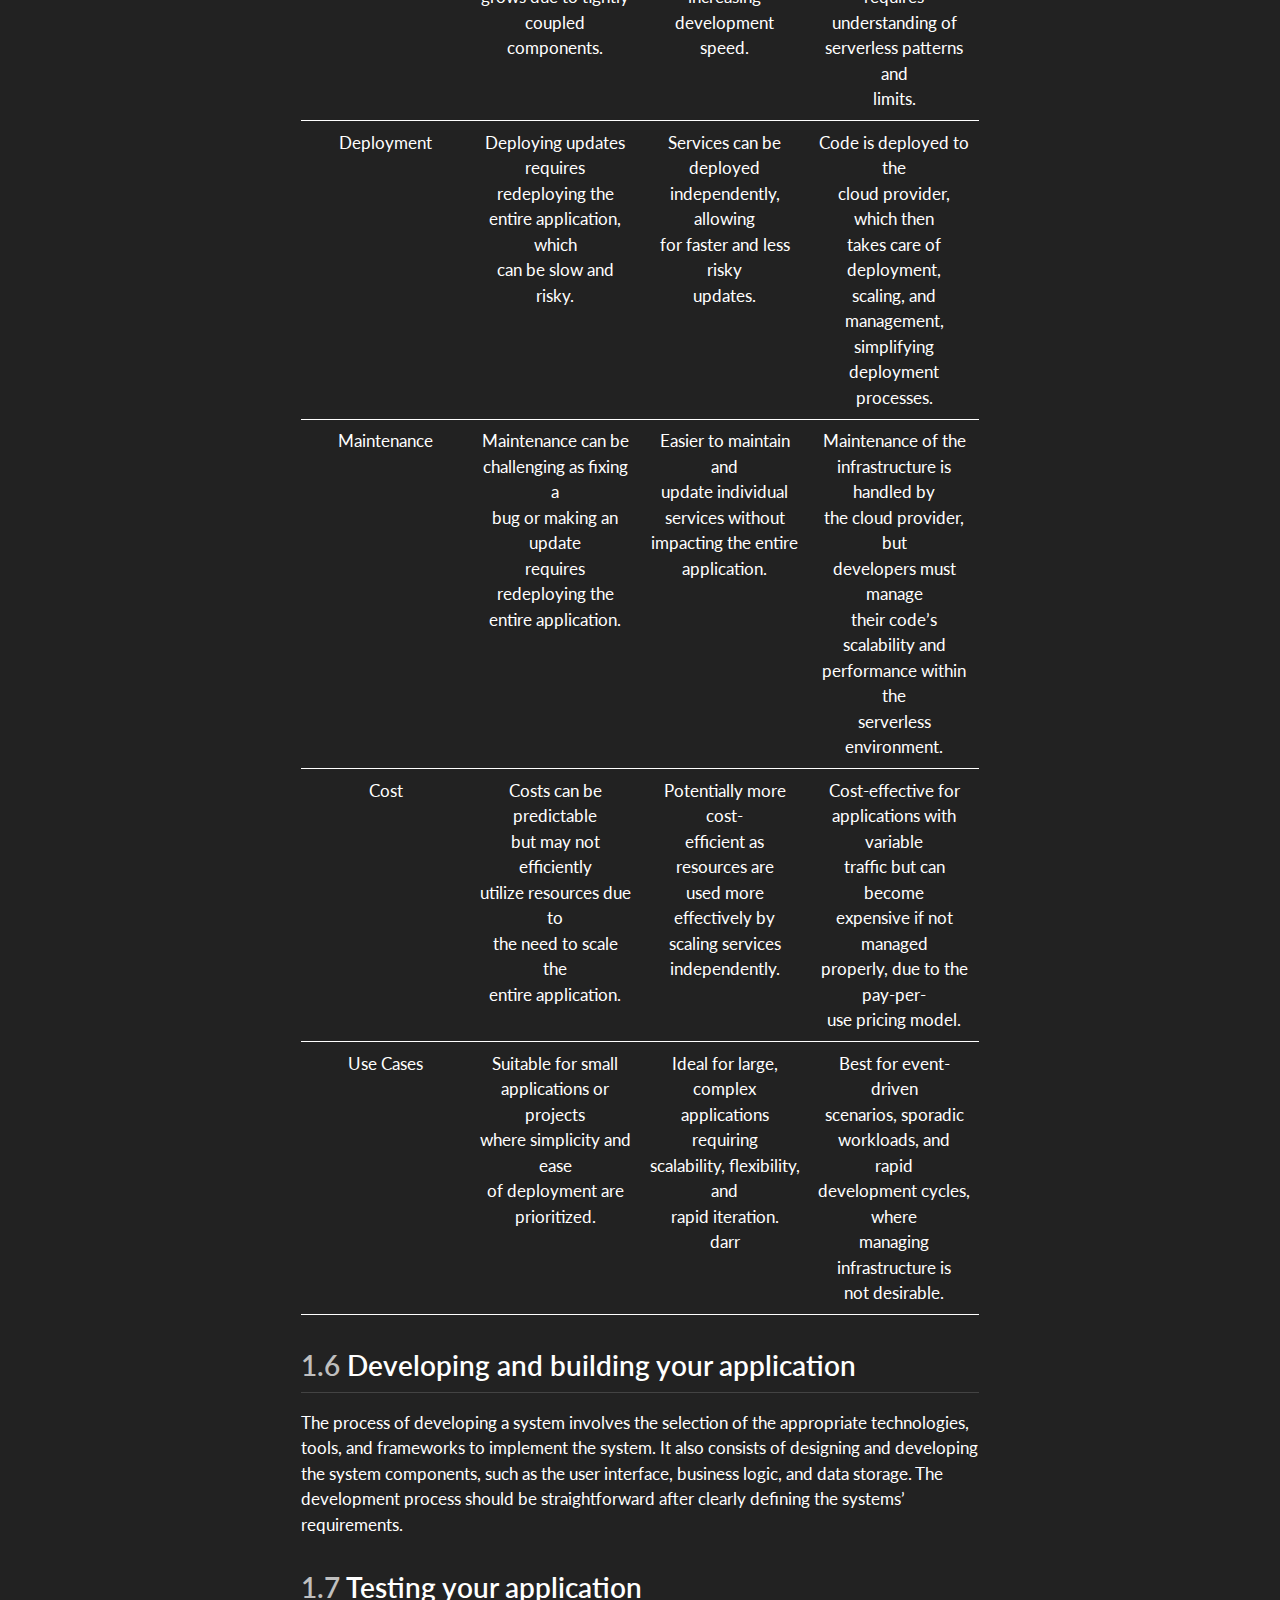
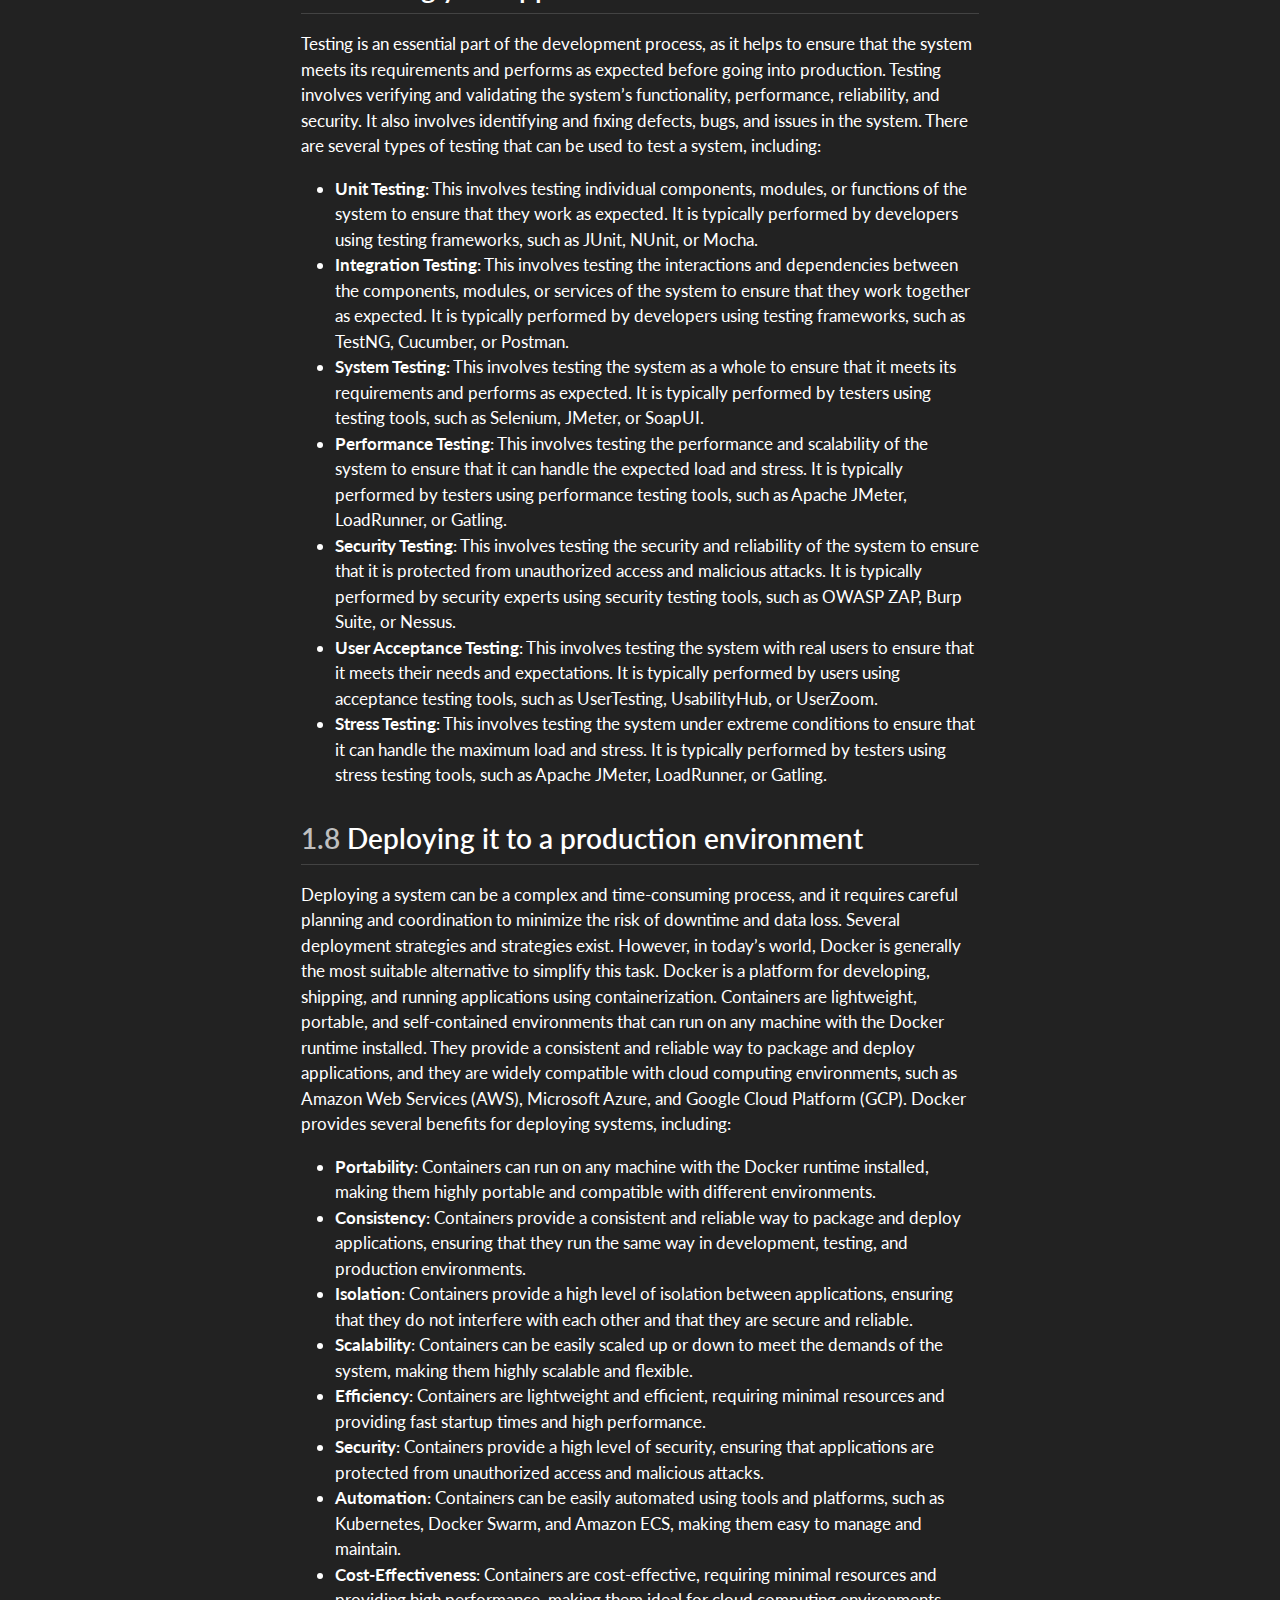
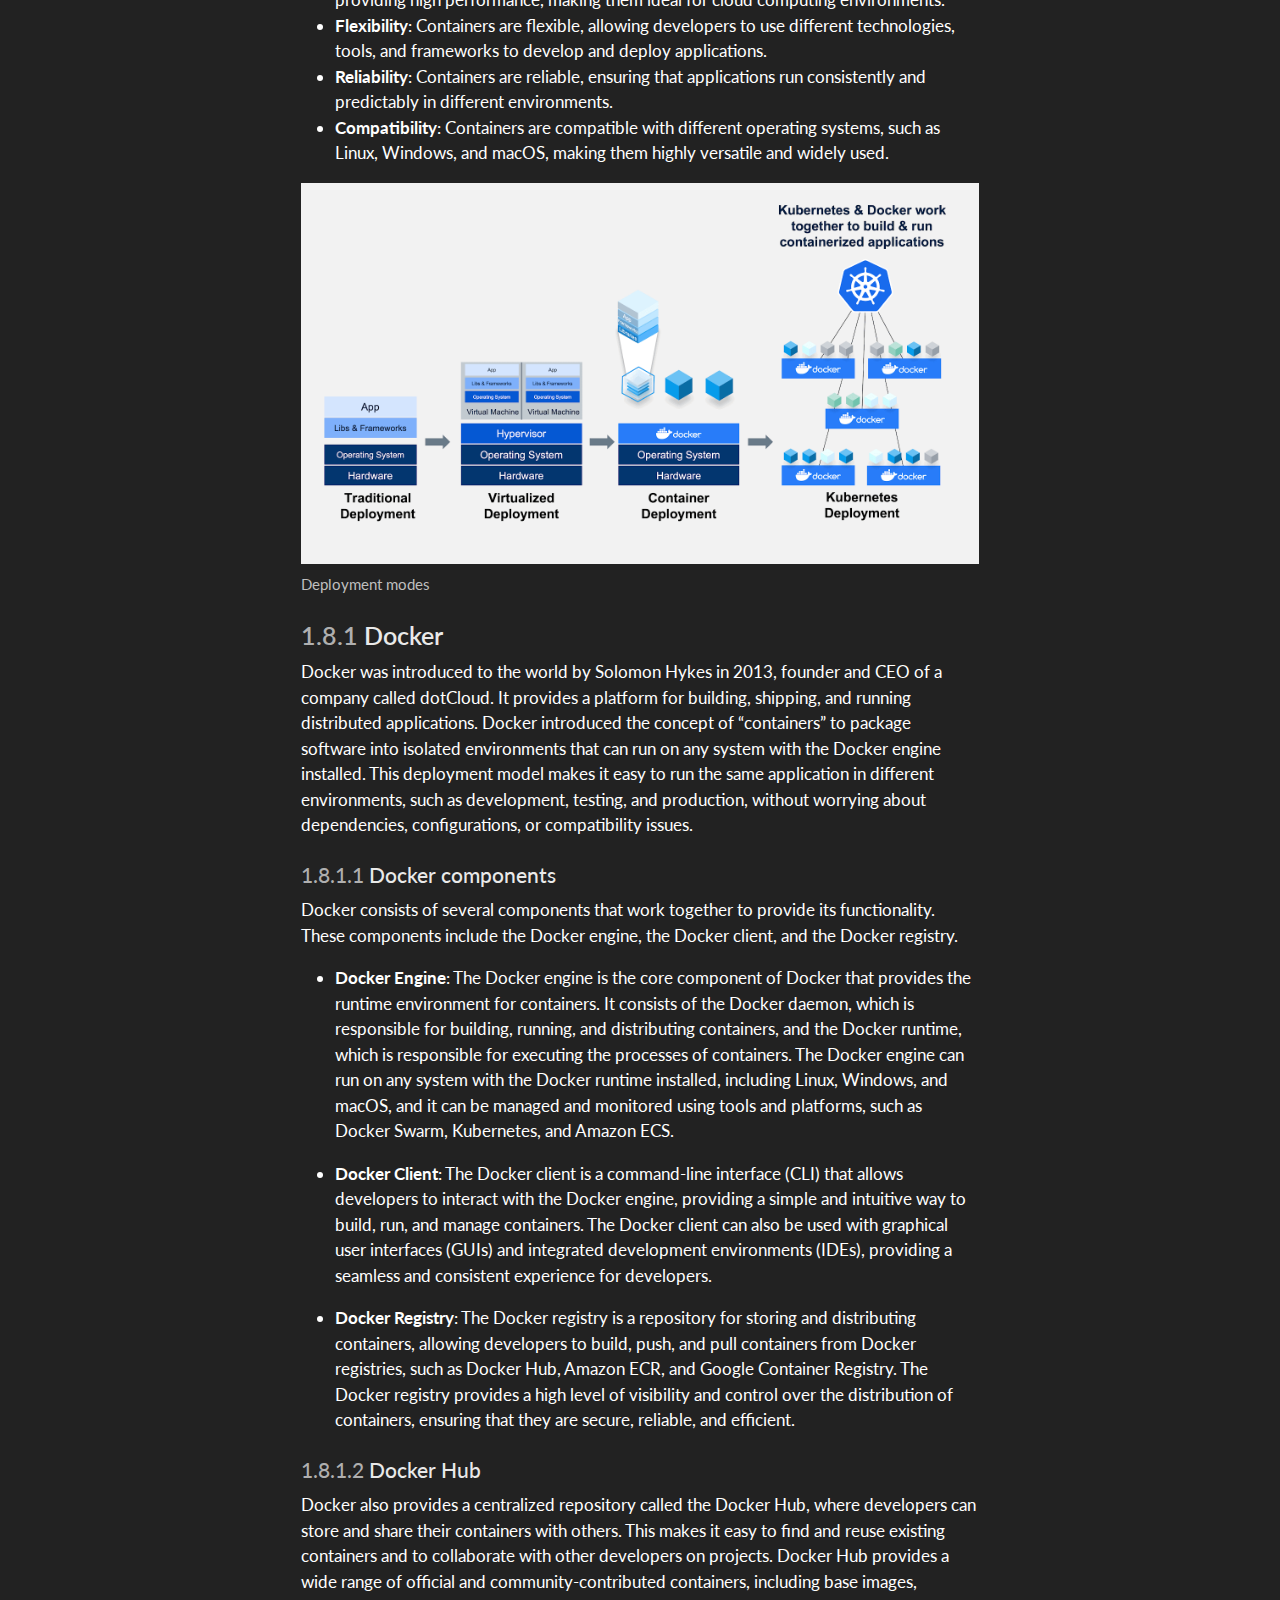
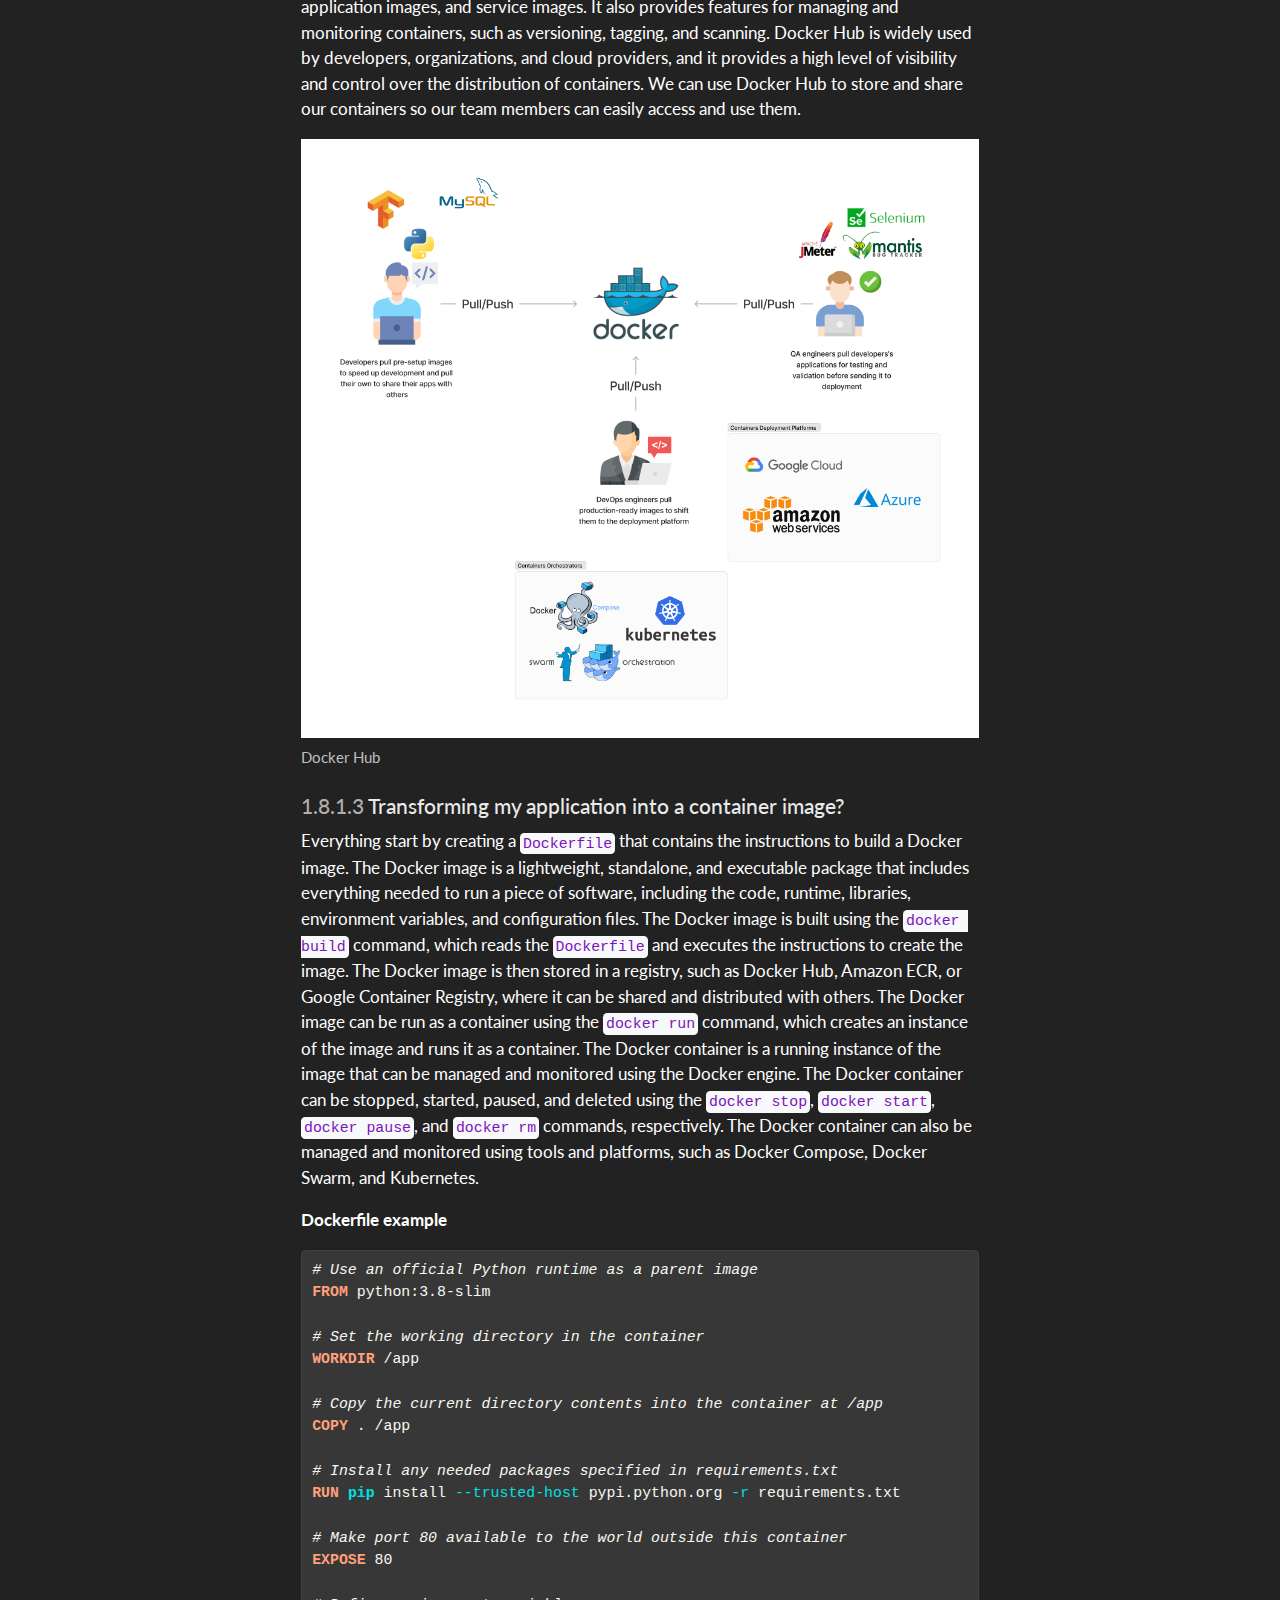
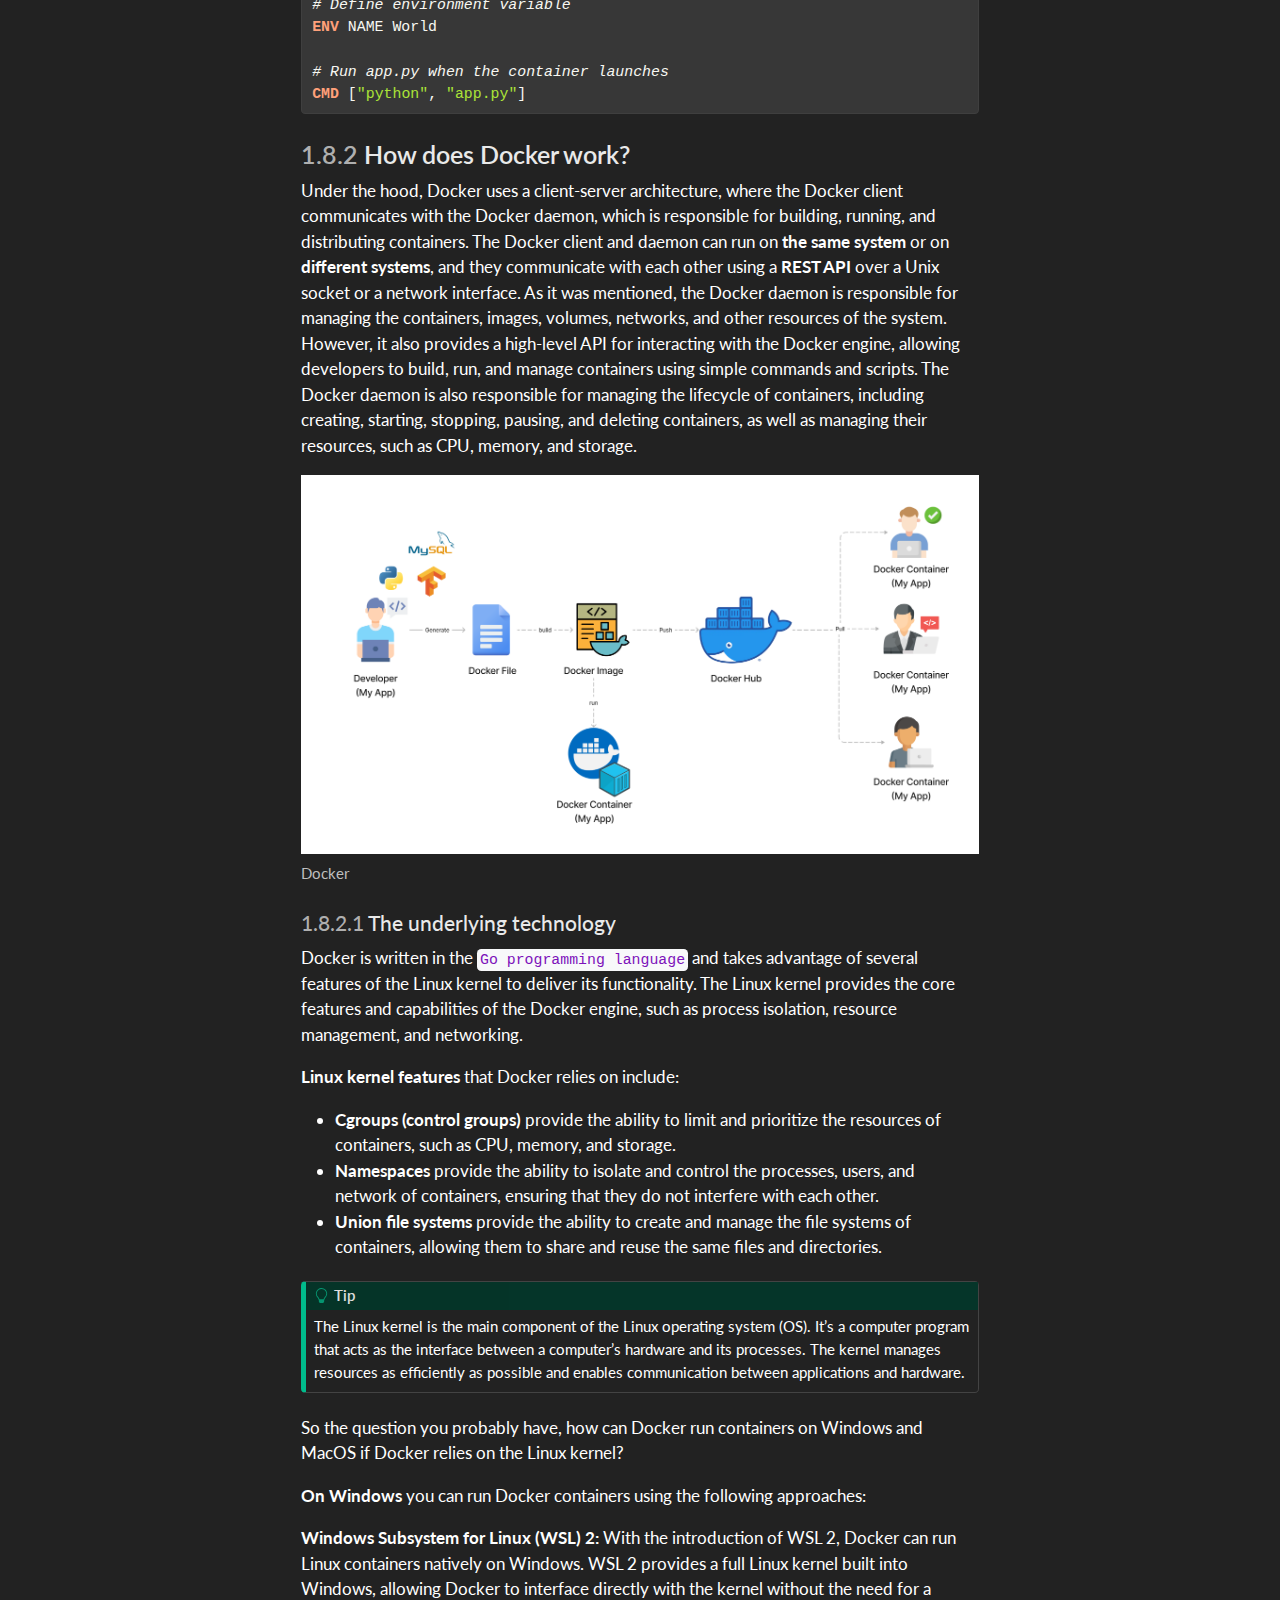
<file: foundations/system-design/intro.html>
<!DOCTYPE html>
<html xmlns="http://www.w3.org/1999/xhtml" lang="en" xml:lang="en"><head>

<meta charset="utf-8">
<meta name="generator" content="quarto-1.4.550">

<meta name="viewport" content="width=device-width, initial-scale=1.0, user-scalable=yes">


<title>Fullstack-AI Course - 1&nbsp; System Design</title>
<style>
code{white-space: pre-wrap;}
span.smallcaps{font-variant: small-caps;}
div.columns{display: flex; gap: min(4vw, 1.5em);}
div.column{flex: auto; overflow-x: auto;}
div.hanging-indent{margin-left: 1.5em; text-indent: -1.5em;}
ul.task-list{list-style: none;}
ul.task-list li input[type="checkbox"] {
  width: 0.8em;
  margin: 0 0.8em 0.2em -1em; /* quarto-specific, see https://github.com/quarto-dev/quarto-cli/issues/4556 */ 
  vertical-align: middle;
}
/* CSS for syntax highlighting */
pre > code.sourceCode { white-space: pre; position: relative; }
pre > code.sourceCode > span { line-height: 1.25; }
pre > code.sourceCode > span:empty { height: 1.2em; }
.sourceCode { overflow: visible; }
code.sourceCode > span { color: inherit; text-decoration: inherit; }
div.sourceCode { margin: 1em 0; }
pre.sourceCode { margin: 0; }
@media screen {
div.sourceCode { overflow: auto; }
}
@media print {
pre > code.sourceCode { white-space: pre-wrap; }
pre > code.sourceCode > span { text-indent: -5em; padding-left: 5em; }
}
pre.numberSource code
  { counter-reset: source-line 0; }
pre.numberSource code > span
  { position: relative; left: -4em; counter-increment: source-line; }
pre.numberSource code > span > a:first-child::before
  { content: counter(source-line);
    position: relative; left: -1em; text-align: right; vertical-align: baseline;
    border: none; display: inline-block;
    -webkit-touch-callout: none; -webkit-user-select: none;
    -khtml-user-select: none; -moz-user-select: none;
    -ms-user-select: none; user-select: none;
    padding: 0 4px; width: 4em;
  }
pre.numberSource { margin-left: 3em;  padding-left: 4px; }
div.sourceCode
  {   }
@media screen {
pre > code.sourceCode > span > a:first-child::before { text-decoration: underline; }
}
</style>


<script src="../../site_libs/quarto-nav/quarto-nav.js"></script>
<script src="../../site_libs/quarto-nav/headroom.min.js"></script>
<script src="../../site_libs/clipboard/clipboard.min.js"></script>
<script src="../../site_libs/quarto-search/autocomplete.umd.js"></script>
<script src="../../site_libs/quarto-search/fuse.min.js"></script>
<script src="../../site_libs/quarto-search/quarto-search.js"></script>
<meta name="quarto:offset" content="../../">
<link href="../../foundations/shells-terminals/intro.html" rel="next">
<link href="../../index.html" rel="prev">
<script src="../../site_libs/quarto-html/quarto.js"></script>
<script src="../../site_libs/quarto-html/popper.min.js"></script>
<script src="../../site_libs/quarto-html/tippy.umd.min.js"></script>
<script src="../../site_libs/quarto-html/anchor.min.js"></script>
<link href="../../site_libs/quarto-html/tippy.css" rel="stylesheet">
<link href="../../site_libs/quarto-html/quarto-syntax-highlighting-dark.css" rel="stylesheet" id="quarto-text-highlighting-styles">
<script src="../../site_libs/bootstrap/bootstrap.min.js"></script>
<link href="../../site_libs/bootstrap/bootstrap-icons.css" rel="stylesheet">
<link href="../../site_libs/bootstrap/bootstrap.min.css" rel="stylesheet" id="quarto-bootstrap" data-mode="dark">
<script id="quarto-search-options" type="application/json">{
  "location": "sidebar",
  "copy-button": false,
  "collapse-after": 3,
  "panel-placement": "start",
  "type": "textbox",
  "limit": 50,
  "keyboard-shortcut": [
    "f",
    "/",
    "s"
  ],
  "show-item-context": false,
  "language": {
    "search-no-results-text": "No results",
    "search-matching-documents-text": "matching documents",
    "search-copy-link-title": "Copy link to search",
    "search-hide-matches-text": "Hide additional matches",
    "search-more-match-text": "more match in this document",
    "search-more-matches-text": "more matches in this document",
    "search-clear-button-title": "Clear",
    "search-text-placeholder": "",
    "search-detached-cancel-button-title": "Cancel",
    "search-submit-button-title": "Submit",
    "search-label": "Search"
  }
}</script>


</head>

<body class="nav-sidebar floating">

<div id="quarto-search-results"></div>
  <header id="quarto-header" class="headroom fixed-top">
  <nav class="quarto-secondary-nav">
    <div class="container-fluid d-flex">
      <button type="button" class="quarto-btn-toggle btn" data-bs-toggle="collapse" data-bs-target=".quarto-sidebar-collapse-item" aria-controls="quarto-sidebar" aria-expanded="false" aria-label="Toggle sidebar navigation" onclick="if (window.quartoToggleHeadroom) { window.quartoToggleHeadroom(); }">
        <i class="bi bi-layout-text-sidebar-reverse"></i>
      </button>
        <nav class="quarto-page-breadcrumbs" aria-label="breadcrumb"><ol class="breadcrumb"><li class="breadcrumb-item"><a href="../../foundations/system-design/intro.html">Foundations</a></li><li class="breadcrumb-item"><a href="../../foundations/system-design/intro.html"><span class="chapter-number">1</span>&nbsp; <span class="chapter-title">System Design</span></a></li></ol></nav>
        <a class="flex-grow-1" role="button" data-bs-toggle="collapse" data-bs-target=".quarto-sidebar-collapse-item" aria-controls="quarto-sidebar" aria-expanded="false" aria-label="Toggle sidebar navigation" onclick="if (window.quartoToggleHeadroom) { window.quartoToggleHeadroom(); }">      
        </a>
      <button type="button" class="btn quarto-search-button" aria-label="" onclick="window.quartoOpenSearch();">
        <i class="bi bi-search"></i>
      </button>
    </div>
  </nav>
</header>
<!-- content -->
<div id="quarto-content" class="quarto-container page-columns page-rows-contents page-layout-article">
<!-- sidebar -->
  <nav id="quarto-sidebar" class="sidebar collapse collapse-horizontal quarto-sidebar-collapse-item sidebar-navigation floating overflow-auto">
    <div class="pt-lg-2 mt-2 text-left sidebar-header">
    <div class="sidebar-title mb-0 py-0">
      <a href="../../">Fullstack-AI Course</a> 
    </div>
      </div>
        <div class="mt-2 flex-shrink-0 align-items-center">
        <div class="sidebar-search">
        <div id="quarto-search" class="" title="Search"></div>
        </div>
        </div>
    <div class="sidebar-menu-container"> 
    <ul class="list-unstyled mt-1">
        <li class="sidebar-item">
  <div class="sidebar-item-container"> 
  <a href="../../index.html" class="sidebar-item-text sidebar-link">
 <span class="menu-text">Preface</span></a>
  </div>
</li>
        <li class="sidebar-item sidebar-item-section">
      <div class="sidebar-item-container"> 
            <a class="sidebar-item-text sidebar-link text-start" data-bs-toggle="collapse" data-bs-target="#quarto-sidebar-section-1" aria-expanded="true">
 <span class="menu-text">Foundations</span></a>
          <a class="sidebar-item-toggle text-start" data-bs-toggle="collapse" data-bs-target="#quarto-sidebar-section-1" aria-expanded="true" aria-label="Toggle section">
            <i class="bi bi-chevron-right ms-2"></i>
          </a> 
      </div>
      <ul id="quarto-sidebar-section-1" class="collapse list-unstyled sidebar-section depth1 show">  
          <li class="sidebar-item">
  <div class="sidebar-item-container"> 
  <a href="../../foundations/system-design/intro.html" class="sidebar-item-text sidebar-link active">
 <span class="menu-text"><span class="chapter-number">1</span>&nbsp; <span class="chapter-title">System Design</span></span></a>
  </div>
</li>
          <li class="sidebar-item">
  <div class="sidebar-item-container"> 
  <a href="../../foundations/shells-terminals/intro.html" class="sidebar-item-text sidebar-link">
 <span class="menu-text"><span class="chapter-number">2</span>&nbsp; <span class="chapter-title">Terminals, Shells and Command Line Tools</span></span></a>
  </div>
</li>
          <li class="sidebar-item">
  <div class="sidebar-item-container"> 
  <a href="../../foundations/python/intro.html" class="sidebar-item-text sidebar-link">
 <span class="menu-text"><span class="chapter-number">3</span>&nbsp; <span class="chapter-title">Python for ML &amp; Data Science</span></span></a>
  </div>
</li>
          <li class="sidebar-item">
  <div class="sidebar-item-container"> 
  <a href="../../foundations/webservices-apis/intro.html" class="sidebar-item-text sidebar-link">
 <span class="menu-text"><span class="chapter-number">4</span>&nbsp; <span class="chapter-title">Web Services and APIs</span></span></a>
  </div>
</li>
      </ul>
  </li>
    </ul>
    </div>
</nav>
<div id="quarto-sidebar-glass" class="quarto-sidebar-collapse-item" data-bs-toggle="collapse" data-bs-target=".quarto-sidebar-collapse-item"></div>
<!-- margin-sidebar -->
    <div id="quarto-margin-sidebar" class="sidebar margin-sidebar">
        <nav id="TOC" role="doc-toc" class="toc-active">
    <h2 id="toc-title">Table of contents</h2>
   
  <ul>
  <li><a href="#system-design-process-overview" id="toc-system-design-process-overview" class="nav-link active" data-scroll-target="#system-design-process-overview"><span class="header-section-number">1.1</span> System design process overview</a></li>
  <li><a href="#defining-the-requirements-of-the-system" id="toc-defining-the-requirements-of-the-system" class="nav-link" data-scroll-target="#defining-the-requirements-of-the-system"><span class="header-section-number">1.2</span> Defining the requirements of the system</a></li>
  <li><a href="#types-of-requirements" id="toc-types-of-requirements" class="nav-link" data-scroll-target="#types-of-requirements"><span class="header-section-number">1.3</span> Types of Requirements</a></li>
  <li><a href="#selecting-the-appropriate-methodology" id="toc-selecting-the-appropriate-methodology" class="nav-link" data-scroll-target="#selecting-the-appropriate-methodology"><span class="header-section-number">1.4</span> Selecting the appropriate methodology</a></li>
  <li><a href="#architecturing-your-solution" id="toc-architecturing-your-solution" class="nav-link" data-scroll-target="#architecturing-your-solution"><span class="header-section-number">1.5</span> Architecturing your solution</a>
  <ul class="collapse">
  <li><a href="#client-server-architecture" id="toc-client-server-architecture" class="nav-link" data-scroll-target="#client-server-architecture"><span class="header-section-number">1.5.1</span> Client-“Server” Architecture</a></li>
  <li><a href="#server-based-architecture-patterns" id="toc-server-based-architecture-patterns" class="nav-link" data-scroll-target="#server-based-architecture-patterns"><span class="header-section-number">1.5.2</span> Server-Based architecture patterns</a></li>
  <li><a href="#serverless-based-architecture-patterns" id="toc-serverless-based-architecture-patterns" class="nav-link" data-scroll-target="#serverless-based-architecture-patterns"><span class="header-section-number">1.5.3</span> Serverless-Based Architecture patterns</a></li>
  <li><a href="#server-based-vs-serverless-based-architectures" id="toc-server-based-vs-serverless-based-architectures" class="nav-link" data-scroll-target="#server-based-vs-serverless-based-architectures"><span class="header-section-number">1.5.4</span> Server-based vs Serverless-based architectures</a></li>
  </ul></li>
  <li><a href="#developing-and-building-your-application" id="toc-developing-and-building-your-application" class="nav-link" data-scroll-target="#developing-and-building-your-application"><span class="header-section-number">1.6</span> Developing and building your application</a></li>
  <li><a href="#testing-your-application" id="toc-testing-your-application" class="nav-link" data-scroll-target="#testing-your-application"><span class="header-section-number">1.7</span> Testing your application</a></li>
  <li><a href="#deploying-it-to-a-production-environment" id="toc-deploying-it-to-a-production-environment" class="nav-link" data-scroll-target="#deploying-it-to-a-production-environment"><span class="header-section-number">1.8</span> Deploying it to a production environment</a>
  <ul class="collapse">
  <li><a href="#docker" id="toc-docker" class="nav-link" data-scroll-target="#docker"><span class="header-section-number">1.8.1</span> Docker</a></li>
  <li><a href="#how-does-docker-work" id="toc-how-does-docker-work" class="nav-link" data-scroll-target="#how-does-docker-work"><span class="header-section-number">1.8.2</span> How does Docker work?</a></li>
  </ul></li>
  <li><a href="#scaling-it-to-meet-the-demands-of-its-users" id="toc-scaling-it-to-meet-the-demands-of-its-users" class="nav-link" data-scroll-target="#scaling-it-to-meet-the-demands-of-its-users"><span class="header-section-number">1.9</span> Scaling it to meet the demands of its users</a>
  <ul class="collapse">
  <li><a href="#horizontal-scaling-scaling-outin" id="toc-horizontal-scaling-scaling-outin" class="nav-link" data-scroll-target="#horizontal-scaling-scaling-outin"><span class="header-section-number">1.9.1</span> Horizontal Scaling (Scaling Out/In)</a></li>
  <li><a href="#vertical-scaling-scaling-updown" id="toc-vertical-scaling-scaling-updown" class="nav-link" data-scroll-target="#vertical-scaling-scaling-updown"><span class="header-section-number">1.9.2</span> Vertical Scaling (Scaling Up/Down)</a></li>
  <li><a href="#autoscaling" id="toc-autoscaling" class="nav-link" data-scroll-target="#autoscaling"><span class="header-section-number">1.9.3</span> Autoscaling</a></li>
  <li><a href="#monitoring-and-logging" id="toc-monitoring-and-logging" class="nav-link" data-scroll-target="#monitoring-and-logging"><span class="header-section-number">1.9.4</span> Monitoring and Logging</a></li>
  </ul></li>
  </ul>
</nav>
    </div>
<!-- main -->
<main class="content" id="quarto-document-content">

<header id="title-block-header" class="quarto-title-block default"><nav class="quarto-page-breadcrumbs quarto-title-breadcrumbs d-none d-lg-block" aria-label="breadcrumb"><ol class="breadcrumb"><li class="breadcrumb-item"><a href="../../foundations/system-design/intro.html">Foundations</a></li><li class="breadcrumb-item"><a href="../../foundations/system-design/intro.html"><span class="chapter-number">1</span>&nbsp; <span class="chapter-title">System Design</span></a></li></ol></nav>
<div class="quarto-title">
<h1 class="title"><span class="chapter-number">1</span>&nbsp; <span class="chapter-title">System Design</span></h1>
</div>



<div class="quarto-title-meta">

    
  
    
  </div>
  


</header>


<p>Introduction</p>
<p>System design is the process of laying out a system’s structure, components, modules, interfaces, and data to meet specified requirements. It is a multidisciplinary field that requires a wide range of skills and knowledge, including software engineering, computer science, network engineering, and project management. From the machine learning perspective, comprehending a system’s life cycle provides a blueprint for building, deploying, and maintaining ML/AI solutions in production. Thus, this section will introduce and discuss some of the more critical stages of the system design process, including requirements analysis, architecture, development, deployment, and scaling.</p>
<section id="system-design-process-overview" class="level2" data-number="1.1">
<h2 data-number="1.1" class="anchored" data-anchor-id="system-design-process-overview"><span class="header-section-number">1.1</span> System design process overview</h2>
</section>
<section id="defining-the-requirements-of-the-system" class="level2" data-number="1.2">
<h2 data-number="1.2" class="anchored" data-anchor-id="defining-the-requirements-of-the-system"><span class="header-section-number">1.2</span> Defining the requirements of the system</h2>
<p>This is the first step in the system design process, and it involves gathering, analyzing, and documenting the requirements for the system. The requirements analysis phase is crucial, as it provides the foundation for the rest of the system design process. It helps to ensure that the system will meet the needs of its users and stakeholders and that it will be developed within the constraints of time, budget, and resources. The requirements analysis phase typically involves the following activities:</p>
<ol type="1">
<li><p><strong>Gathering Requirements</strong>: This involves collecting information about the needs, goals, and constraints of the system from its users and stakeholders. This information can be gathered through interviews, surveys, questionnaires, and workshops.</p></li>
<li><p><strong>Analyzing Requirements</strong>: This involves analyzing the gathered information to identify the key features, functions, and constraints of the system. It also involves identifying any conflicts or inconsistencies in the requirements.</p></li>
<li><p><strong>Documenting Requirements</strong>: This involves documenting the requirements in a clear, concise, and unambiguous manner. The requirements should be documented in a way that is understandable to all stakeholders, including developers, testers, and project managers.</p></li>
<li><p><strong>Validating Requirements</strong>: This involves validating the requirements with the users and stakeholders to ensure that they accurately reflect their needs and goals. It also involves ensuring that the requirements are complete, consistent, and feasible.</p></li>
<li><p><strong>Managing Requirements</strong>: This involves managing changes to the requirements throughout the system design process. It involves tracking changes, resolving conflicts, and ensuring that the requirements are kept up-to-date.</p></li>
</ol>
</section>
<section id="types-of-requirements" class="level2" data-number="1.3">
<h2 data-number="1.3" class="anchored" data-anchor-id="types-of-requirements"><span class="header-section-number">1.3</span> Types of Requirements</h2>
<p>There are several types of requirements that need to be considered when designing a system. These include:</p>
<ol type="1">
<li><p><strong>Functional Requirements</strong>: These are the requirements that describe the functions, features, and capabilities of the system. They specify what the system should do, and they are typically expressed as use cases, user stories, or functional specifications.</p></li>
<li><p><strong>Non-Functional Requirements</strong>: These are the requirements that describe the quality attributes of the system, such as performance, reliability, availability, security, and usability. They specify how well the system should perform, and they are typically expressed as performance requirements, security requirements, and usability requirements.</p></li>
<li><p><strong>Business Requirements</strong>: These are the requirements that describe the business goals, objectives, and constraints of the system. They specify why the system is being developed, and they are typically expressed as business cases, business rules, and business process models.</p></li>
<li><p><strong>User Requirements</strong>: These are the requirements that describe the needs, goals, and constraints of the users of the system. They specify who will use the system, and they are typically expressed as user profiles, user scenarios, and user interface designs.</p></li>
<li><p><strong>System Requirements</strong>: These are the requirements that describe the technical constraints and dependencies of the system. They specify how the system will be developed, deployed, and maintained, and they are typically expressed as system architecture, system interfaces, and system dependencies.</p></li>
<li><p><strong>Regulatory Requirements</strong>: These are the requirements that describe the legal, ethical, and regulatory constraints of the system. They specify how the system should comply with laws, regulations, and standards, and they are typically expressed as compliance requirements, privacy requirements, and security requirements.</p></li>
</ol>
</section>
<section id="selecting-the-appropriate-methodology" class="level2" data-number="1.4">
<h2 data-number="1.4" class="anchored" data-anchor-id="selecting-the-appropriate-methodology"><span class="header-section-number">1.4</span> Selecting the appropriate methodology</h2>
<p>There are several <strong>software development methodologies</strong> that can be used to develop a system, such as the waterfall model, the agile model, and the iterative model. Each of these methodologies has its own strengths and weaknesses, and they are suitable for different types of projects and teams. These methodologies also provided a framework for gathering, analyzing, and documenting the requirements the system.</p>
<ol type="1">
<li><p><strong>Waterfall Model</strong>: The waterfall model is a linear and sequential software development methodology that divides the development process into distinct phases, such as requirements analysis, design, implementation, testing, and maintenance. Each phase must be completed before the next phase can begin, and the process is difficult to change once it has started. The waterfall model is suitable for projects with well-defined requirements and stable technologies, but it is not suitable for projects with changing requirements and emerging technologies.</p></li>
<li><p><strong>Agile Model</strong>: The agile model is an iterative and incremental software development methodology that focuses on delivering working software in short iterations, typically two to four weeks. It emphasizes collaboration, flexibility, and customer feedback, and it is suitable for projects with changing requirements and emerging technologies. The agile model is based on the principles of the Agile Manifesto, which emphasizes individuals and interactions, working software, customer collaboration, and responding to change.</p></li>
<li><p><strong>Iterative Model</strong>: The iterative model is a software development methodology that divides the development process into small, incremental, and iterative cycles, each of which produces a working prototype of the system. The iterative model is suitable for projects with evolving requirements and complex technologies, and it is based on the principles of the spiral model, which emphasizes risk management, prototyping, and incremental development.</p></li>
</ol>
<p>Once we have gathered, analyzed, and documented the requirements for the system, we can move on to the next phase of the system design process, which is architecturing the system.</p>
</section>
<section id="architecturing-your-solution" class="level2" data-number="1.5">
<h2 data-number="1.5" class="anchored" data-anchor-id="architecturing-your-solution"><span class="header-section-number">1.5</span> Architecturing your solution</h2>
<p>Architecturing a system is the act of decomposing a system into multiple building blocks so that we can identify how each building block can be developed, deployed, and maintained to achieve a high level of modularity, flexibility, and scalability. The architecture of a system provides a high-level view of how these components are arranged and interact with each other to achieve the desired functionality and performance. Several architectural styles and patterns can be used to design a system, including the client-server architecture, the microservices architecture, and the event-driven architecture. However, selecting the appropriate architectural style depends on the type of application to be developed and the system’s requirements. Classifying applications involves categorizing them based on criteria such as functionality, deployment methods, technology used, target user base, and platform. Here, we are providing a classification based on the deployment model.</p>
<ul>
<li><strong>Web Applications:</strong> Accessed via web browsers, e.g., Google Docs, Salesforce.</li>
<li><strong>Desktop Applications:</strong> Installed on a personal computer or laptop, e.g., Microsoft Word, Adobe Photoshop.</li>
<li><strong>Mobile Applications:</strong> Designed for smartphones and tablets, e.g., Instagram, Uber.</li>
<li><strong>Cloud Applications:</strong> Hosted on cloud services and accessible over the Internet, e.g., Dropbox, Slack.</li>
</ul>
<p>An ML model can be deployed in any of these application types. For example, a web application can use machine learning to provide personalized recommendations to users; a desktop application can use a machine learning model to automate repetitive tasks; and a mobile application can use a machine learning model to recognize speech or images, etc.</p>
<section id="client-server-architecture" class="level3" data-number="1.5.1">
<h3 data-number="1.5.1" class="anchored" data-anchor-id="client-server-architecture"><span class="header-section-number">1.5.1</span> Client-“Server” Architecture</h3>
<p>For web applications, cloud applications, and sometimes mobile applications, the <strong>client-server architecture</strong> is a common choice for the system architecture. The client-server architecture is a distributed computing architecture that divides the system into two major components: the client and the server. The client is the end-user device or application that requests and consumes the services provided by the server. The server is the remote computer or service that provides the resources, services, or data to the client. The client-server architecture provides a scalable, flexible, and reliable way to distribute and manage resources and services across a network. This architecture consists of the following components:</p>
<ol type="1">
<li><p><strong>Client</strong>: The client is a device or a program that requests resources and services from the server. The client can be a web browser, a mobile app, or a desktop application.</p></li>
<li><p><strong>Server</strong>: The server is a device or a program that provides resources and services to the client. The server can be a web server, an application server, or a database server.</p></li>
<li><p><strong>Network</strong>: The network is the medium through which the client and server communicate with each other. The network can be a local area network (LAN), a wide area network (WAN), or the internet.</p></li>
<li><p><strong>Protocol</strong>: The protocol is a set of rules and conventions that govern the communication between the client and server. The protocol can be HTTP, HTTPS, TCP, or UDP.</p></li>
</ol>
<div class="quarto-figure quarto-figure-center">
<figure class="figure">
<p><img src="client-server.png" class="img-fluid figure-img"></p>
<figcaption>client-server-architecture</figcaption>
</figure>
</div>
<p>Client-Server-based applications can be deployed in different ways, following different architectural patterns. The most common ones are:</p>
</section>
<section id="server-based-architecture-patterns" class="level3" data-number="1.5.2">
<h3 data-number="1.5.2" class="anchored" data-anchor-id="server-based-architecture-patterns"><span class="header-section-number">1.5.2</span> Server-Based architecture patterns</h3>
<section id="monolithic-architecture" class="level4" data-number="1.5.2.1">
<h4 data-number="1.5.2.1" class="anchored" data-anchor-id="monolithic-architecture"><span class="header-section-number">1.5.2.1</span> Monolithic Architecture</h4>
<p>The monolithic architecture is a traditional software architecture pattern that consists of a single, self-contained application that contains all the components, modules, and services of the system. The monolithic architecture is based on the principles of tight coupling, where the components of the system are tightly integrated and dependent on each other. The monolithic architecture is suitable for small to medium-sized applications with simple requirements and low complexity. It is also suitable for applications with stable technologies and well-defined requirements. The monolithic architecture consists of the following components:</p>
<ol type="1">
<li><strong>User Interface</strong>: The user interface is the front-end component of the system that interacts with the user. It can be a web interface, a mobile interface, or a desktop interface.</li>
<li><strong>Business Logic</strong>: The business logic is the core component of the system that implements the business rules, processes, and workflows. It can be implemented as a set of classes, functions, or procedures.</li>
<li><strong>Data Storage</strong>: The data storage is the back-end component of the system that stores and manages the data. It can be a relational database, a NoSQL database, or a file system.</li>
<li><strong>Integration</strong>: The integration is the component of the system that integrates with external systems, services, and APIs. It can be implemented as a set of connectors, adapters, or gateways.</li>
</ol>
</section>
<section id="microservices-architecture" class="level4" data-number="1.5.2.2">
<h4 data-number="1.5.2.2" class="anchored" data-anchor-id="microservices-architecture"><span class="header-section-number">1.5.2.2</span> Microservices Architecture</h4>
<p>The microservices architecture is a modern software architecture that consists of a collection of small, independent, and loosely-coupled services that are developed, deployed, and maintained independently. The microservices architecture is based on the principles of loose coupling, where the components of the system are decoupled and independent of each other. The microservices architecture is suitable for large-scale applications with complex requirements and high complexity. It is also suitable for applications with changing requirements and emerging technologies. The microservices architecture consists of the following components:</p>
<ol type="1">
<li><strong>Service</strong>: The service is a small, independent, and loosely-coupled component of the system that provides a specific set of functions and capabilities. It can be implemented as a RESTful API, a message queue, or a microservice.</li>
<li><strong>Container</strong>: The container is a lightweight, portable, and self-contained environment that hosts the service. It can be implemented as a Docker container, a Kubernetes pod, or a serverless function.</li>
<li><strong>Orchestration</strong>: The orchestration is the component of the system that manages the deployment, scaling, and monitoring of the services. It can be implemented as a container orchestrator, a service mesh, or a serverless platform.</li>
<li><strong>Gateway</strong>: The gateway is the component of the system that provides a single entry point for the services. It can be implemented as an API gateway, a message broker, or a load balancer</li>
<li><strong>Database</strong>: The database add to each service the capability to store and manage the data. It can be a relational database, a NoSQL database, or a distributed database.</li>
</ol>
</section>
</section>
<section id="serverless-based-architecture-patterns" class="level3" data-number="1.5.3">
<h3 data-number="1.5.3" class="anchored" data-anchor-id="serverless-based-architecture-patterns"><span class="header-section-number">1.5.3</span> Serverless-Based Architecture patterns</h3>
<p>With the rise of cloud computing and serverless computing, the <strong>serverless architecture</strong> has become an alternative to the client-server architecture. The serverless architecture is a cloud computing model that abstracts the infrastructure and runtime environment from the developer, allowing them to focus on writing code and deploying applications without managing servers. The serverless architecture is based on the principles of event-driven computing, where events, such as HTTP requests, database changes, or file uploads, trigger the execution of code. The serverless architecture consists of the following components:</p>
<ol type="1">
<li><strong>Function</strong>: The function is a small, stateless, and event-driven piece of code that performs a specific task or function. It can be implemented as a serverless function, a lambda function, or a cloud function.</li>
<li><strong>Event</strong>: The event is a trigger that initiates the execution of the function. It can be an HTTP request, a database change, or a file upload.</li>
<li><strong>Cloud</strong>: The cloud is the infrastructure and runtime environment that hosts and manages the functions. It can be a cloud provider, such as AWS, Azure, or GCP.</li>
<li><strong>API</strong>: The API is the interface that exposes the functions to the client. It can be a RESTful API, a GraphQL API, or a message queue.</li>
</ol>
</section>
<section id="server-based-vs-serverless-based-architectures" class="level3" data-number="1.5.4">
<h3 data-number="1.5.4" class="anchored" data-anchor-id="server-based-vs-serverless-based-architectures"><span class="header-section-number">1.5.4</span> Server-based vs Serverless-based architectures</h3>
<ul>
<li><strong>Monolithic architectures</strong> are best suited for small to medium-sized applications where simplicity and ease of management are key. However, they can become cumbersome to update and scale as the application grows.</li>
<li><strong>Microservices</strong> offer a highly scalable and flexible architecture that is suitable for complex applications that need to rapidly evolve. They require a significant upfront investment in design and infrastructure management but provide long-term benefits in scalability and maintainability.</li>
<li><strong>Serverless architectures</strong> abstract the management of servers, making it easier for developers to deploy code that scales automatically with demand. This model is cost-effective for applications with fluctuating workloads but introduces new challenges in managing application state and understanding cloud provider limitations.</li>
</ul>
<div class="quarto-figure quarto-figure-center">
<figure class="figure">
<p><img src="architectural-styles.png" class="img-fluid figure-img"></p>
<figcaption>Architectural-styles</figcaption>
</figure>
</div>
<table class="table">
<colgroup>
<col style="width: 25%">
<col style="width: 25%">
<col style="width: 25%">
<col style="width: 25%">
</colgroup>
<thead>
<tr class="header">
<th style="text-align: center;">Factor</th>
<th style="text-align: center;">Monolithic</th>
<th style="text-align: center;">Microservices</th>
<th style="text-align: center;">Serverless</th>
</tr>
</thead>
<tbody>
<tr class="odd">
<td style="text-align: center;">Definition</td>
<td style="text-align: center;">A software development <br> approach where an <br> application is built as a <br> single and indivisible unit.</td>
<td style="text-align: center;">An architecture that <br> structures an application <br> as a collection of small, <br> autonomous services <br> modeled around a <br> business domain.</td>
<td style="text-align: center;">A cloud-computing <br> execution model where the <br> cloud provider dynamically <br> manages the allocation and <br> provisioning of servers.</td>
</tr>
<tr class="even">
<td style="text-align: center;">Complexity</td>
<td style="text-align: center;">Simple to develop and <br> deploy initially but <br> becomes more complex <br> and unwieldy as the <br> application grows.</td>
<td style="text-align: center;">Complex to design and <br> implement due to its <br> distributed nature, but <br> easier to manage, <br> understand, and update <br> in the long term.</td>
<td style="text-align: center;">Low operational complexity <br> for developers as the cloud <br> provider manages the <br> infrastructure, but can have <br> complex architecture <br> patterns.</td>
</tr>
<tr class="odd">
<td style="text-align: center;">Scalability</td>
<td style="text-align: center;">Scaling requires <br> duplicating the entire <br> application, which can be <br> inefficient for resources.</td>
<td style="text-align: center;">Services can be scaled <br> independently based on <br> demand, leading to <br> efficient use of resources.</td>
<td style="text-align: center;">Automatically scales based <br> on the workload by running <br> code in response to events, <br> without provisioning or <br> managing servers.</td>
</tr>
<tr class="even">
<td style="text-align: center;">Development</td>
<td style="text-align: center;">Development is <br> straightforward in the <br> early phases but can slow <br> down as the application <br> grows due to tightly <br> coupled components.</td>
<td style="text-align: center;">Enables the use of <br> different technologies <br> and programming <br> languages for different <br> services, potentially <br> increasing development <br> speed.</td>
<td style="text-align: center;">Development focuses on <br> individual functions, <br> potentially speeding up <br> development cycles, but <br> requires understanding of <br> serverless patterns and <br> limits.</td>
</tr>
<tr class="odd">
<td style="text-align: center;">Deployment</td>
<td style="text-align: center;">Deploying updates <br> requires redeploying the <br> entire application, which <br> can be slow and risky.</td>
<td style="text-align: center;">Services can be deployed <br> independently, allowing <br> for faster and less risky <br> updates.</td>
<td style="text-align: center;">Code is deployed to the <br> cloud provider, which then <br> takes care of deployment, <br> scaling, and management, <br> simplifying deployment <br> processes.</td>
</tr>
<tr class="even">
<td style="text-align: center;">Maintenance</td>
<td style="text-align: center;">Maintenance can be <br> challenging as fixing a <br> bug or making an update <br> requires redeploying the <br> entire application.</td>
<td style="text-align: center;">Easier to maintain and <br> update individual <br> services without <br> impacting the entire <br> application.</td>
<td style="text-align: center;">Maintenance of the <br> infrastructure is handled by <br> the cloud provider, but <br> developers must manage <br> their code’s scalability and <br> performance within the <br> serverless environment.</td>
</tr>
<tr class="odd">
<td style="text-align: center;">Cost</td>
<td style="text-align: center;">Costs can be predictable <br> but may not efficiently <br> utilize resources due to <br> the need to scale the <br> entire application.</td>
<td style="text-align: center;">Potentially more cost- <br> efficient as resources are <br> used more effectively by <br> scaling services <br> independently.</td>
<td style="text-align: center;">Cost-effective for <br> applications with variable <br> traffic but can become <br> expensive if not managed <br> properly, due to the pay-per- <br> use pricing model.</td>
</tr>
<tr class="even">
<td style="text-align: center;">Use Cases</td>
<td style="text-align: center;">Suitable for small <br> applications or projects <br> where simplicity and ease <br> of deployment are <br> prioritized.</td>
<td style="text-align: center;">Ideal for large, complex <br> applications requiring <br> scalability, flexibility, and <br> rapid iteration. <br> darr</td>
<td style="text-align: center;">Best for event-driven <br> scenarios, sporadic <br> workloads, and rapid <br> development cycles, where <br> managing infrastructure is <br> not desirable.</td>
</tr>
</tbody>
</table>
</section>
</section>
<section id="developing-and-building-your-application" class="level2" data-number="1.6">
<h2 data-number="1.6" class="anchored" data-anchor-id="developing-and-building-your-application"><span class="header-section-number">1.6</span> Developing and building your application</h2>
<p>The process of developing a system involves the selection of the appropriate technologies, tools, and frameworks to implement the system. It also consists of designing and developing the system components, such as the user interface, business logic, and data storage. The development process should be straightforward after clearly defining the systems’ requirements.</p>
</section>
<section id="testing-your-application" class="level2" data-number="1.7">
<h2 data-number="1.7" class="anchored" data-anchor-id="testing-your-application"><span class="header-section-number">1.7</span> Testing your application</h2>
<p>Testing is an essential part of the development process, as it helps to ensure that the system meets its requirements and performs as expected before going into production. Testing involves verifying and validating the system’s functionality, performance, reliability, and security. It also involves identifying and fixing defects, bugs, and issues in the system. There are several types of testing that can be used to test a system, including:</p>
<ul>
<li><strong>Unit Testing</strong>: This involves testing individual components, modules, or functions of the system to ensure that they work as expected. It is typically performed by developers using testing frameworks, such as JUnit, NUnit, or Mocha.</li>
<li><strong>Integration Testing</strong>: This involves testing the interactions and dependencies between the components, modules, or services of the system to ensure that they work together as expected. It is typically performed by developers using testing frameworks, such as TestNG, Cucumber, or Postman.</li>
<li><strong>System Testing</strong>: This involves testing the system as a whole to ensure that it meets its requirements and performs as expected. It is typically performed by testers using testing tools, such as Selenium, JMeter, or SoapUI.</li>
<li><strong>Performance Testing</strong>: This involves testing the performance and scalability of the system to ensure that it can handle the expected load and stress. It is typically performed by testers using performance testing tools, such as Apache JMeter, LoadRunner, or Gatling.</li>
<li><strong>Security Testing</strong>: This involves testing the security and reliability of the system to ensure that it is protected from unauthorized access and malicious attacks. It is typically performed by security experts using security testing tools, such as OWASP ZAP, Burp Suite, or Nessus.</li>
<li><strong>User Acceptance Testing</strong>: This involves testing the system with real users to ensure that it meets their needs and expectations. It is typically performed by users using acceptance testing tools, such as UserTesting, UsabilityHub, or UserZoom.</li>
<li><strong>Stress Testing</strong>: This involves testing the system under extreme conditions to ensure that it can handle the maximum load and stress. It is typically performed by testers using stress testing tools, such as Apache JMeter, LoadRunner, or Gatling.</li>
</ul>
</section>
<section id="deploying-it-to-a-production-environment" class="level2" data-number="1.8">
<h2 data-number="1.8" class="anchored" data-anchor-id="deploying-it-to-a-production-environment"><span class="header-section-number">1.8</span> Deploying it to a production environment</h2>
<p>Deploying a system can be a complex and time-consuming process, and it requires careful planning and coordination to minimize the risk of downtime and data loss. Several deployment strategies and strategies exist. However, in today’s world, Docker is generally the most suitable alternative to simplify this task. Docker is a platform for developing, shipping, and running applications using containerization. Containers are lightweight, portable, and self-contained environments that can run on any machine with the Docker runtime installed. They provide a consistent and reliable way to package and deploy applications, and they are widely compatible with cloud computing environments, such as Amazon Web Services (AWS), Microsoft Azure, and Google Cloud Platform (GCP). Docker provides several benefits for deploying systems, including:</p>
<ul>
<li><strong>Portability</strong>: Containers can run on any machine with the Docker runtime installed, making them highly portable and compatible with different environments.</li>
<li><strong>Consistency</strong>: Containers provide a consistent and reliable way to package and deploy applications, ensuring that they run the same way in development, testing, and production environments.</li>
<li><strong>Isolation</strong>: Containers provide a high level of isolation between applications, ensuring that they do not interfere with each other and that they are secure and reliable.</li>
<li><strong>Scalability</strong>: Containers can be easily scaled up or down to meet the demands of the system, making them highly scalable and flexible.</li>
<li><strong>Efficiency</strong>: Containers are lightweight and efficient, requiring minimal resources and providing fast startup times and high performance.</li>
<li><strong>Security</strong>: Containers provide a high level of security, ensuring that applications are protected from unauthorized access and malicious attacks.</li>
<li><strong>Automation</strong>: Containers can be easily automated using tools and platforms, such as Kubernetes, Docker Swarm, and Amazon ECS, making them easy to manage and maintain.</li>
<li><strong>Cost-Effectiveness</strong>: Containers are cost-effective, requiring minimal resources and providing high performance, making them ideal for cloud computing environments.</li>
<li><strong>Flexibility</strong>: Containers are flexible, allowing developers to use different technologies, tools, and frameworks to develop and deploy applications.</li>
<li><strong>Reliability</strong>: Containers are reliable, ensuring that applications run consistently and predictably in different environments.</li>
<li><strong>Compatibility</strong>: Containers are compatible with different operating systems, such as Linux, Windows, and macOS, making them highly versatile and widely used.</li>
</ul>
<div class="quarto-figure quarto-figure-center">
<figure class="figure">
<p><img src="deployment-modes.png" class="img-fluid figure-img"></p>
<figcaption>Deployment modes</figcaption>
</figure>
</div>
<section id="docker" class="level3" data-number="1.8.1">
<h3 data-number="1.8.1" class="anchored" data-anchor-id="docker"><span class="header-section-number">1.8.1</span> Docker</h3>
<p>Docker was introduced to the world by Solomon Hykes in 2013, founder and CEO of a company called dotCloud. It provides a platform for building, shipping, and running distributed applications. Docker introduced the concept of “containers” to package software into isolated environments that can run on any system with the Docker engine installed. This deployment model makes it easy to run the same application in different environments, such as development, testing, and production, without worrying about dependencies, configurations, or compatibility issues.</p>
<section id="docker-components" class="level4" data-number="1.8.1.1">
<h4 data-number="1.8.1.1" class="anchored" data-anchor-id="docker-components"><span class="header-section-number">1.8.1.1</span> Docker components</h4>
<p>Docker consists of several components that work together to provide its functionality. These components include the Docker engine, the Docker client, and the Docker registry.</p>
<ul>
<li><p><strong>Docker Engine</strong>: The Docker engine is the core component of Docker that provides the runtime environment for containers. It consists of the Docker daemon, which is responsible for building, running, and distributing containers, and the Docker runtime, which is responsible for executing the processes of containers. The Docker engine can run on any system with the Docker runtime installed, including Linux, Windows, and macOS, and it can be managed and monitored using tools and platforms, such as Docker Swarm, Kubernetes, and Amazon ECS.</p></li>
<li><p><strong>Docker Client</strong>: The Docker client is a command-line interface (CLI) that allows developers to interact with the Docker engine, providing a simple and intuitive way to build, run, and manage containers. The Docker client can also be used with graphical user interfaces (GUIs) and integrated development environments (IDEs), providing a seamless and consistent experience for developers.</p></li>
<li><p><strong>Docker Registry</strong>: The Docker registry is a repository for storing and distributing containers, allowing developers to build, push, and pull containers from Docker registries, such as Docker Hub, Amazon ECR, and Google Container Registry. The Docker registry provides a high level of visibility and control over the distribution of containers, ensuring that they are secure, reliable, and efficient.</p></li>
</ul>
</section>
<section id="docker-hub" class="level4" data-number="1.8.1.2">
<h4 data-number="1.8.1.2" class="anchored" data-anchor-id="docker-hub"><span class="header-section-number">1.8.1.2</span> Docker Hub</h4>
<p>Docker also provides a centralized repository called the Docker Hub, where developers can store and share their containers with others. This makes it easy to find and reuse existing containers and to collaborate with other developers on projects. Docker Hub provides a wide range of official and community-contributed containers, including base images, application images, and service images. It also provides features for managing and monitoring containers, such as versioning, tagging, and scanning. Docker Hub is widely used by developers, organizations, and cloud providers, and it provides a high level of visibility and control over the distribution of containers. We can use Docker Hub to store and share our containers so our team members can easily access and use them.</p>
<div class="quarto-figure quarto-figure-center">
<figure class="figure">
<p><img src="docker-ecosystem.png" class="img-fluid figure-img"></p>
<figcaption>Docker Hub</figcaption>
</figure>
</div>
</section>
<section id="transforming-my-application-into-a-container-image" class="level4" data-number="1.8.1.3">
<h4 data-number="1.8.1.3" class="anchored" data-anchor-id="transforming-my-application-into-a-container-image"><span class="header-section-number">1.8.1.3</span> Transforming my application into a container image?</h4>
<p>Everything start by creating a <code>Dockerfile</code> that contains the instructions to build a Docker image. The Docker image is a lightweight, standalone, and executable package that includes everything needed to run a piece of software, including the code, runtime, libraries, environment variables, and configuration files. The Docker image is built using the <code>docker build</code> command, which reads the <code>Dockerfile</code> and executes the instructions to create the image. The Docker image is then stored in a registry, such as Docker Hub, Amazon ECR, or Google Container Registry, where it can be shared and distributed with others. The Docker image can be run as a container using the <code>docker run</code> command, which creates an instance of the image and runs it as a container. The Docker container is a running instance of the image that can be managed and monitored using the Docker engine. The Docker container can be stopped, started, paused, and deleted using the <code>docker stop</code>, <code>docker start</code>, <code>docker pause</code>, and <code>docker rm</code> commands, respectively. The Docker container can also be managed and monitored using tools and platforms, such as Docker Compose, Docker Swarm, and Kubernetes.</p>
<p><strong>Dockerfile example</strong></p>
<div class="sourceCode" id="cb1"><pre class="sourceCode dockerfile code-with-copy"><code class="sourceCode dockerfile"><span id="cb1-1"><a href="#cb1-1" aria-hidden="true" tabindex="-1"></a><span class="co"># Use an official Python runtime as a parent image</span></span>
<span id="cb1-2"><a href="#cb1-2" aria-hidden="true" tabindex="-1"></a><span class="kw">FROM</span> python:3.8-slim</span>
<span id="cb1-3"><a href="#cb1-3" aria-hidden="true" tabindex="-1"></a></span>
<span id="cb1-4"><a href="#cb1-4" aria-hidden="true" tabindex="-1"></a><span class="co"># Set the working directory in the container</span></span>
<span id="cb1-5"><a href="#cb1-5" aria-hidden="true" tabindex="-1"></a><span class="kw">WORKDIR</span> /app</span>
<span id="cb1-6"><a href="#cb1-6" aria-hidden="true" tabindex="-1"></a></span>
<span id="cb1-7"><a href="#cb1-7" aria-hidden="true" tabindex="-1"></a><span class="co"># Copy the current directory contents into the container at /app</span></span>
<span id="cb1-8"><a href="#cb1-8" aria-hidden="true" tabindex="-1"></a><span class="kw">COPY</span> . /app</span>
<span id="cb1-9"><a href="#cb1-9" aria-hidden="true" tabindex="-1"></a></span>
<span id="cb1-10"><a href="#cb1-10" aria-hidden="true" tabindex="-1"></a><span class="co"># Install any needed packages specified in requirements.txt</span></span>
<span id="cb1-11"><a href="#cb1-11" aria-hidden="true" tabindex="-1"></a><span class="kw">RUN</span> <span class="ex">pip</span> install <span class="at">--trusted-host</span> pypi.python.org <span class="at">-r</span> requirements.txt</span>
<span id="cb1-12"><a href="#cb1-12" aria-hidden="true" tabindex="-1"></a></span>
<span id="cb1-13"><a href="#cb1-13" aria-hidden="true" tabindex="-1"></a><span class="co"># Make port 80 available to the world outside this container</span></span>
<span id="cb1-14"><a href="#cb1-14" aria-hidden="true" tabindex="-1"></a><span class="kw">EXPOSE</span> 80</span>
<span id="cb1-15"><a href="#cb1-15" aria-hidden="true" tabindex="-1"></a></span>
<span id="cb1-16"><a href="#cb1-16" aria-hidden="true" tabindex="-1"></a><span class="co"># Define environment variable</span></span>
<span id="cb1-17"><a href="#cb1-17" aria-hidden="true" tabindex="-1"></a><span class="kw">ENV</span> NAME World</span>
<span id="cb1-18"><a href="#cb1-18" aria-hidden="true" tabindex="-1"></a></span>
<span id="cb1-19"><a href="#cb1-19" aria-hidden="true" tabindex="-1"></a><span class="co"># Run app.py when the container launches</span></span>
<span id="cb1-20"><a href="#cb1-20" aria-hidden="true" tabindex="-1"></a><span class="kw">CMD</span> [<span class="st">"python"</span>, <span class="st">"app.py"</span>]</span></code><button title="Copy to Clipboard" class="code-copy-button"><i class="bi"></i></button></pre></div>
</section>
</section>
<section id="how-does-docker-work" class="level3" data-number="1.8.2">
<h3 data-number="1.8.2" class="anchored" data-anchor-id="how-does-docker-work"><span class="header-section-number">1.8.2</span> How does Docker work?</h3>
<p>Under the hood, Docker uses a client-server architecture, where the Docker client communicates with the Docker daemon, which is responsible for building, running, and distributing containers. The Docker client and daemon can run on <strong>the same system</strong> or on <strong>different systems</strong>, and they communicate with each other using a <strong>REST API</strong> over a Unix socket or a network interface. As it was mentioned, the Docker daemon is responsible for managing the containers, images, volumes, networks, and other resources of the system. However, it also provides a high-level API for interacting with the Docker engine, allowing developers to build, run, and manage containers using simple commands and scripts. The Docker daemon is also responsible for managing the lifecycle of containers, including creating, starting, stopping, pausing, and deleting containers, as well as managing their resources, such as CPU, memory, and storage.</p>
<div class="quarto-figure quarto-figure-center">
<figure class="figure">
<p><img src="docker.png" class="img-fluid figure-img"></p>
<figcaption>Docker</figcaption>
</figure>
</div>
<section id="the-underlying-technology" class="level4" data-number="1.8.2.1">
<h4 data-number="1.8.2.1" class="anchored" data-anchor-id="the-underlying-technology"><span class="header-section-number">1.8.2.1</span> The underlying technology</h4>
<p>Docker is written in the <code>Go programming language</code> and takes advantage of several features of the Linux kernel to deliver its functionality. The Linux kernel provides the core features and capabilities of the Docker engine, such as process isolation, resource management, and networking.</p>
<p><strong>Linux kernel features</strong> that Docker relies on include:</p>
<ul>
<li><strong>Cgroups (control groups)</strong> provide the ability to limit and prioritize the resources of containers, such as CPU, memory, and storage.</li>
<li><strong>Namespaces</strong> provide the ability to isolate and control the processes, users, and network of containers, ensuring that they do not interfere with each other.</li>
<li><strong>Union file systems</strong> provide the ability to create and manage the file systems of containers, allowing them to share and reuse the same files and directories.</li>
</ul>
<div class="callout callout-style-default callout-tip callout-titled">
<div class="callout-header d-flex align-content-center">
<div class="callout-icon-container">
<i class="callout-icon"></i>
</div>
<div class="callout-title-container flex-fill">
Tip
</div>
</div>
<div class="callout-body-container callout-body">
<p>The Linux kernel is the main component of the Linux operating system (OS). It’s a computer program that acts as the interface between a computer’s hardware and its processes. The kernel manages resources as efficiently as possible and enables communication between applications and hardware.</p>
</div>
</div>
<p>So the question you probably have, how can Docker run containers on Windows and MacOS if Docker relies on the Linux kernel?</p>
<p><strong>On Windows</strong> you can run Docker containers using the following approaches:</p>
<p><strong>Windows Subsystem for Linux (WSL) 2:</strong> With the introduction of WSL 2, Docker can run Linux containers natively on Windows. WSL 2 provides a full Linux kernel built into Windows, allowing Docker to interface directly with the kernel without the need for a virtual machine (VM). This approach is efficient and integrates well with Windows environments.</p>
<p><strong>Docker Desktop for Windows:</strong> Before WSL 2, Docker Desktop for Windows used a lightweight VM to host a Linux kernel. This VM then runs the Docker Engine and, by extension, Docker containers.</p>
<p><strong>On macOS</strong>, docker also utilizes a lightweight virtual machine to run a Linux kernel. Docker Desktop for Mac leverages macOS’s native virtualization frameworks (such as Hypervisor.framework for Intel processors and the Virtualization framework for Apple silicon) to run this VM efficiently. This setup allows Docker containers to run in a Linux-like environment on Mac, with Docker Desktop handling the complexities of managing the VM.</p>
<div class="quarto-figure quarto-figure-center">
<figure class="figure">
<p><img src="docker-linux-win.png" class="img-fluid figure-img"></p>
<figcaption>Docker on Linux and Windows</figcaption>
</figure>
</div>
<p><strong>Docker was designed to run Linux-based docker containers</strong>, as it was developed on top of some of the Linux kernel features. However, Microsoft offers four container-based Windows images from which users can build. Each base image is a different type of the Windows or Windows Server operating system, has a different on-disk footprint, and has a different set of the Windows API set.All Windows container base images are discoverable through Docker Hub. The Windows container base images themselves are served from mcr.microsoft.com, the Microsoft Container Registry (MCR). This is why the pull commands for the Windows container base images look like the following:</p>
<div class="sourceCode" id="cb2"><pre class="sourceCode bash code-with-copy"><code class="sourceCode bash"><span id="cb2-1"><a href="#cb2-1" aria-hidden="true" tabindex="-1"></a><span class="ex">docker</span> pull mcr.microsoft.com/windows/servercore:ltsc20229</span></code><button title="Copy to Clipboard" class="code-copy-button"><i class="bi"></i></button></pre></div>
<p>For more information, you can check the <a href="https://docs.microsoft.com/en-us/virtualization/windowscontainers/manage-containers/container-base-images">official documentation</a>.</p>
<p><strong>Most common Docker commands</strong></p>
<div class="sourceCode" id="cb3"><pre class="sourceCode bash code-with-copy"><code class="sourceCode bash"><span id="cb3-1"><a href="#cb3-1" aria-hidden="true" tabindex="-1"></a><span class="co"># Pull an image from Docker Hub</span></span>
<span id="cb3-2"><a href="#cb3-2" aria-hidden="true" tabindex="-1"></a><span class="ex">docker</span> pull <span class="op">&lt;</span>image-name<span class="op">&gt;</span></span>
<span id="cb3-3"><a href="#cb3-3" aria-hidden="true" tabindex="-1"></a></span>
<span id="cb3-4"><a href="#cb3-4" aria-hidden="true" tabindex="-1"></a><span class="co"># List all images on the system</span></span>
<span id="cb3-5"><a href="#cb3-5" aria-hidden="true" tabindex="-1"></a><span class="ex">docker</span> images</span>
<span id="cb3-6"><a href="#cb3-6" aria-hidden="true" tabindex="-1"></a></span>
<span id="cb3-7"><a href="#cb3-7" aria-hidden="true" tabindex="-1"></a><span class="co"># Run a container from an image</span></span>
<span id="cb3-8"><a href="#cb3-8" aria-hidden="true" tabindex="-1"></a><span class="ex">docker</span> run <span class="op">&lt;</span>image-name<span class="op">&gt;</span></span>
<span id="cb3-9"><a href="#cb3-9" aria-hidden="true" tabindex="-1"></a></span>
<span id="cb3-10"><a href="#cb3-10" aria-hidden="true" tabindex="-1"></a><span class="co"># List all running containers</span></span>
<span id="cb3-11"><a href="#cb3-11" aria-hidden="true" tabindex="-1"></a><span class="ex">docker</span> ps</span>
<span id="cb3-12"><a href="#cb3-12" aria-hidden="true" tabindex="-1"></a></span>
<span id="cb3-13"><a href="#cb3-13" aria-hidden="true" tabindex="-1"></a><span class="co"># List all containers</span></span>
<span id="cb3-14"><a href="#cb3-14" aria-hidden="true" tabindex="-1"></a><span class="ex">docker</span> ps <span class="at">-a</span></span>
<span id="cb3-15"><a href="#cb3-15" aria-hidden="true" tabindex="-1"></a></span>
<span id="cb3-16"><a href="#cb3-16" aria-hidden="true" tabindex="-1"></a><span class="co"># Stop a running container</span></span>
<span id="cb3-17"><a href="#cb3-17" aria-hidden="true" tabindex="-1"></a><span class="ex">docker</span> stop <span class="op">&lt;</span>container-id<span class="op">&gt;</span></span>
<span id="cb3-18"><a href="#cb3-18" aria-hidden="true" tabindex="-1"></a></span>
<span id="cb3-19"><a href="#cb3-19" aria-hidden="true" tabindex="-1"></a><span class="co"># Start a stopped container</span></span>
<span id="cb3-20"><a href="#cb3-20" aria-hidden="true" tabindex="-1"></a><span class="ex">docker</span> start <span class="op">&lt;</span>container-id<span class="op">&gt;</span></span>
<span id="cb3-21"><a href="#cb3-21" aria-hidden="true" tabindex="-1"></a></span>
<span id="cb3-22"><a href="#cb3-22" aria-hidden="true" tabindex="-1"></a><span class="co"># Remove a container</span></span>
<span id="cb3-23"><a href="#cb3-23" aria-hidden="true" tabindex="-1"></a><span class="ex">docker</span> rm <span class="op">&lt;</span>container-id<span class="op">&gt;</span></span>
<span id="cb3-24"><a href="#cb3-24" aria-hidden="true" tabindex="-1"></a></span>
<span id="cb3-25"><a href="#cb3-25" aria-hidden="true" tabindex="-1"></a><span class="co"># Remove an image</span></span>
<span id="cb3-26"><a href="#cb3-26" aria-hidden="true" tabindex="-1"></a><span class="ex">docker</span> rmi <span class="op">&lt;</span>image-name<span class="op">&gt;</span></span></code><button title="Copy to Clipboard" class="code-copy-button"><i class="bi"></i></button></pre></div>
</section>
<section id="running-multi-container-applications" class="level4" data-number="1.8.2.2">
<h4 data-number="1.8.2.2" class="anchored" data-anchor-id="running-multi-container-applications"><span class="header-section-number">1.8.2.2</span> Running Multi-Container Applications</h4>
<p>One of the challenges of running multi-container applications is managing the dependencies and interactions between them. Docker Compose, Swarm and Kubernetes they are all tools that can be used to define, configure, and run multi-container applications.</p>
<ul>
<li><strong>Docker Compose</strong> is a tool for defining and running multi-container applications on a single host. It is easy to use and requires minimal setup, making it a popular choice for developers who want to quickly set up and test their applications locally. Docker Compose provides a simple and convenient way to define, configure, and run multi-container applications, but it is limited to a single host and does not provide the same level of scalability and resource management as Kubernetes.</li>
</ul>
<div class="sourceCode" id="cb4"><pre class="sourceCode yaml code-with-copy"><code class="sourceCode yaml"><span id="cb4-1"><a href="#cb4-1" aria-hidden="true" tabindex="-1"></a><span class="fu">version</span><span class="kw">:</span><span class="at"> </span><span class="st">'3'</span></span>
<span id="cb4-2"><a href="#cb4-2" aria-hidden="true" tabindex="-1"></a><span class="fu">services</span><span class="kw">:</span></span>
<span id="cb4-3"><a href="#cb4-3" aria-hidden="true" tabindex="-1"></a><span class="at">    </span><span class="fu">frontend</span><span class="kw">:</span></span>
<span id="cb4-4"><a href="#cb4-4" aria-hidden="true" tabindex="-1"></a><span class="at">        </span><span class="fu">image</span><span class="kw">:</span><span class="at"> frontend:latest</span></span>
<span id="cb4-5"><a href="#cb4-5" aria-hidden="true" tabindex="-1"></a><span class="at">        </span><span class="fu">ports</span><span class="kw">:</span></span>
<span id="cb4-6"><a href="#cb4-6" aria-hidden="true" tabindex="-1"></a><span class="at">        </span><span class="kw">-</span><span class="at"> </span><span class="st">"80:80"</span></span>
<span id="cb4-7"><a href="#cb4-7" aria-hidden="true" tabindex="-1"></a><span class="at">        </span><span class="fu">depends_on</span><span class="kw">:</span></span>
<span id="cb4-8"><a href="#cb4-8" aria-hidden="true" tabindex="-1"></a><span class="at">        </span><span class="kw">-</span><span class="at"> backend</span></span>
<span id="cb4-9"><a href="#cb4-9" aria-hidden="true" tabindex="-1"></a><span class="at">    </span><span class="fu">backend</span><span class="kw">:</span></span>
<span id="cb4-10"><a href="#cb4-10" aria-hidden="true" tabindex="-1"></a><span class="at">        </span><span class="fu">image</span><span class="kw">:</span><span class="at"> backend:latest</span></span>
<span id="cb4-11"><a href="#cb4-11" aria-hidden="true" tabindex="-1"></a><span class="at">        </span><span class="fu">ports</span><span class="kw">:</span></span>
<span id="cb4-12"><a href="#cb4-12" aria-hidden="true" tabindex="-1"></a><span class="at">        </span><span class="kw">-</span><span class="at"> </span><span class="st">"8080:8080"</span></span>
<span id="cb4-13"><a href="#cb4-13" aria-hidden="true" tabindex="-1"></a><span class="at">        </span><span class="fu">environment</span><span class="kw">:</span></span>
<span id="cb4-14"><a href="#cb4-14" aria-hidden="true" tabindex="-1"></a><span class="at">        </span><span class="kw">-</span><span class="at"> DATABASE_URL=postgres://user:password@db:5432/db</span></span>
<span id="cb4-15"><a href="#cb4-15" aria-hidden="true" tabindex="-1"></a><span class="at">    </span><span class="fu">db</span><span class="kw">:</span></span>
<span id="cb4-16"><a href="#cb4-16" aria-hidden="true" tabindex="-1"></a><span class="at">        </span><span class="fu">image</span><span class="kw">:</span><span class="at"> postgres:latest</span></span>
<span id="cb4-17"><a href="#cb4-17" aria-hidden="true" tabindex="-1"></a><span class="at">        </span><span class="fu">environment</span><span class="kw">:</span></span>
<span id="cb4-18"><a href="#cb4-18" aria-hidden="true" tabindex="-1"></a><span class="at">        </span><span class="kw">-</span><span class="at"> POSTGRES_USER=user</span></span>
<span id="cb4-19"><a href="#cb4-19" aria-hidden="true" tabindex="-1"></a><span class="at">        </span><span class="kw">-</span><span class="at"> POSTGRES_PASSWORD=password</span></span>
<span id="cb4-20"><a href="#cb4-20" aria-hidden="true" tabindex="-1"></a><span class="at">        </span><span class="kw">-</span><span class="at"> POSTGRES_DB=db</span></span>
<span id="cb4-21"><a href="#cb4-21" aria-hidden="true" tabindex="-1"></a><span class="fu">networks</span><span class="kw">:</span></span>
<span id="cb4-22"><a href="#cb4-22" aria-hidden="true" tabindex="-1"></a><span class="at">    </span><span class="fu">default</span><span class="kw">:</span></span>
<span id="cb4-23"><a href="#cb4-23" aria-hidden="true" tabindex="-1"></a><span class="at">        </span><span class="fu">external</span><span class="kw">:</span></span>
<span id="cb4-24"><a href="#cb4-24" aria-hidden="true" tabindex="-1"></a><span class="at">        </span><span class="fu">name</span><span class="kw">:</span><span class="at"> my-network</span></span></code><button title="Copy to Clipboard" class="code-copy-button"><i class="bi"></i></button></pre></div>
<ul>
<li><strong>Kubernetes</strong>, on the other hand, is a production-ready platform for deploying, scaling, and managing containerized applications. It provides a powerful and flexible architecture for managing multi-container applications at scale, and it includes features for automatic scaling, rolling updates, self-healing, and resource management. Kubernetes is designed for large, complex, and mission-critical applications, and it provides a high degree of availability and resilience.</li>
</ul>
<div class="quarto-video ratio ratio-16x9"><iframe data-external="1" src="https://www.youtube.com/embed/BE77h7dmoQU" title="" frameborder="0" allow="accelerometer; autoplay; clipboard-write; encrypted-media; gyroscope; picture-in-picture" allowfullscreen=""></iframe></div>
<ul>
<li><strong>Docker Swarm</strong> is a native clustering and orchestration tool for Docker. It allows you to create and manage a cluster of Docker hosts, and it provides features for scaling, load balancing, and service discovery. Docker Swarm is easy to use and integrates well with Docker, making it a good choice for developers who want to manage multi-container applications without the complexity of Kubernetes.</li>
</ul>
</section>
</section>
</section>
<section id="scaling-it-to-meet-the-demands-of-its-users" class="level2" data-number="1.9">
<h2 data-number="1.9" class="anchored" data-anchor-id="scaling-it-to-meet-the-demands-of-its-users"><span class="header-section-number">1.9</span> Scaling it to meet the demands of its users</h2>
<p>When deploying a system, it is essential to consider how the system will scale to meet the demands of its users. Scalability describes the ability of a system to handle an increasing amount of work without compromising its performance, reliability, and availability. It is also related to system elasticity, which is the ability of a system to adapt to changes in the workload by adding (scaling up) or removing (scaling out) resources. Systems can be scaled in two ways: <code>vertically</code> and <code>horizontally</code>.</p>
<section id="horizontal-scaling-scaling-outin" class="level3" data-number="1.9.1">
<h3 data-number="1.9.1" class="anchored" data-anchor-id="horizontal-scaling-scaling-outin"><span class="header-section-number">1.9.1</span> Horizontal Scaling (Scaling Out/In)</h3>
<p>Horizontal scaling involves adding more machines or nodes to a pool of resources to manage increased load. It’s like adding more lanes to a highway to accommodate more traffic. This approach is common in distributed systems, such as cloud computing environments, where you can add more instances or servers to handle more requests.</p>
<p><strong>Advantages:</strong></p>
<ul>
<li><p><strong>Scalability:</strong> It’s easier to scale applications indefinitely by simply adding more machines into the existing infrastructure.</p></li>
<li><p><strong>Flexibility:</strong> You can scale the system up or down by adding or removing resources as demand changes, often automatically.</p></li>
<li><p><strong>Fault Tolerance:</strong> Horizontal scaling can improve the reliability and availability of a system. If one node fails, others can take over, reducing the risk of system downtime.</p></li>
</ul>
<p><strong>Disadvantages:</strong></p>
<ul>
<li><p><strong>Complexity:</strong> Managing a distributed system with many nodes can be more complex, requiring sophisticated software and tools for load balancing, distributed data management, and failover mechanisms.</p></li>
<li><p><strong>Data Consistency:</strong> Ensuring data consistency across nodes can be challenging, especially in databases or systems requiring real-time synchronization.</p></li>
</ul>
</section>
<section id="vertical-scaling-scaling-updown" class="level3" data-number="1.9.2">
<h3 data-number="1.9.2" class="anchored" data-anchor-id="vertical-scaling-scaling-updown"><span class="header-section-number">1.9.2</span> Vertical Scaling (Scaling Up/Down)</h3>
<p>Vertical scaling involves increasing the capacity of an existing machine or node by adding more resources to it, such as CPU, RAM, or storage. It’s akin to upgrading the engine in a car to achieve higher performance.</p>
<p><strong>Advantages:</strong></p>
<ul>
<li><p><strong>Simplicity:</strong> It is often simpler to implement as it may require just upgrading existing hardware. It doesn’t involve the complexity of managing multiple nodes.</p></li>
<li><p><strong>Immediate Performance Boost:</strong> Upgrading hardware can provide an immediate improvement in performance for applications that can utilize the extra resources.</p></li>
</ul>
<p><strong>Disadvantages:</strong></p>
<ul>
<li><p><strong>Limited Scalability:</strong> There is a physical limit to how much you can upgrade a single machine, and eventually, you might hit the maximum capacity of what a single server can handle.</p></li>
<li><p><strong>Downtime:</strong> Upgrading hardware might require downtime, which can be a significant drawback for systems that require high availability.</p></li>
<li><p><strong>Cost:</strong> Beyond certain points, vertical scaling can become prohibitively expensive as high-end hardware components can cost significantly more.</p></li>
</ul>
<p>The choice between horizontal and vertical scaling depends on the specific requirements, architecture, and constraints of the system in question. Horizontal scaling is favored for applications designed for cloud environments and those requiring high availability and scalability. Vertical scaling might be chosen for applications with less demand for scalability or where simplicity and immediate performance improvement are prioritized. Often, a hybrid approach is used, combining both strategies to leverage the advantages of each.</p>
<p>Scaling your system is something you can control,and plan ahead with the support of your infrastructure team. However, doing this manually is rather time-consuming, especially when the increased load only sustains for a short period of time. In other words, you’re always too late. This is where autoscaling comes in, by automatically scaling either horizontally or vertically when the current incoming load requires it.</p>
</section>
<section id="autoscaling" class="level3" data-number="1.9.3">
<h3 data-number="1.9.3" class="anchored" data-anchor-id="autoscaling"><span class="header-section-number">1.9.3</span> Autoscaling</h3>
<p>Auto-scaling, or automatic scaling, is a technique that dynamically adjusts the amount of computational resources in a server farm or a cloud environment based on the current demand. It is closely related to both horizontal and vertical scaling, but it primarily leverages horizontal scaling due to its flexibility and the ease with which resources can be added or removed in cloud-based environments. I encorage you to check the next video to understand how Kubernetes relies on autoscaling to manage the resources of your system in cloud or on-premises environments.</p>
<div class="quarto-video ratio ratio-16x9"><iframe data-external="1" src="https://www.youtube.com/embed/XpeAITE4uqA" title="" frameborder="0" allow="accelerometer; autoplay; clipboard-write; encrypted-media; gyroscope; picture-in-picture" allowfullscreen=""></iframe></div>
</section>
<section id="monitoring-and-logging" class="level3" data-number="1.9.4">
<h3 data-number="1.9.4" class="anchored" data-anchor-id="monitoring-and-logging"><span class="header-section-number">1.9.4</span> Monitoring and Logging</h3>
<p>Monitoring and logging are essential for understanding the behavior and performance of a system in a production environment. It involves collecting and analyzing data about the system’s performance, availability, and reliability, while logging involves recording and storing data about the system’s activities, events, and errors. Monitoring and logging are crucial for identifying and diagnosing issues, optimizing performance, and ensuring the system meets its service level objectives (SLOs) and service level agreements (SLAs). There are several tools and platforms that can be used for monitoring and logging. The selection of the appropriate tools and platforms depends on the requirements and constraints of the system.</p>


</section>
</section>

</main> <!-- /main -->
<script id="quarto-html-after-body" type="application/javascript">
window.document.addEventListener("DOMContentLoaded", function (event) {
  const toggleBodyColorMode = (bsSheetEl) => {
    const mode = bsSheetEl.getAttribute("data-mode");
    const bodyEl = window.document.querySelector("body");
    if (mode === "dark") {
      bodyEl.classList.add("quarto-dark");
      bodyEl.classList.remove("quarto-light");
    } else {
      bodyEl.classList.add("quarto-light");
      bodyEl.classList.remove("quarto-dark");
    }
  }
  const toggleBodyColorPrimary = () => {
    const bsSheetEl = window.document.querySelector("link#quarto-bootstrap");
    if (bsSheetEl) {
      toggleBodyColorMode(bsSheetEl);
    }
  }
  toggleBodyColorPrimary();  
  const icon = "";
  const anchorJS = new window.AnchorJS();
  anchorJS.options = {
    placement: 'right',
    icon: icon
  };
  anchorJS.add('.anchored');
  const isCodeAnnotation = (el) => {
    for (const clz of el.classList) {
      if (clz.startsWith('code-annotation-')) {                     
        return true;
      }
    }
    return false;
  }
  const clipboard = new window.ClipboardJS('.code-copy-button', {
    text: function(trigger) {
      const codeEl = trigger.previousElementSibling.cloneNode(true);
      for (const childEl of codeEl.children) {
        if (isCodeAnnotation(childEl)) {
          childEl.remove();
        }
      }
      return codeEl.innerText;
    }
  });
  clipboard.on('success', function(e) {
    // button target
    const button = e.trigger;
    // don't keep focus
    button.blur();
    // flash "checked"
    button.classList.add('code-copy-button-checked');
    var currentTitle = button.getAttribute("title");
    button.setAttribute("title", "Copied!");
    let tooltip;
    if (window.bootstrap) {
      button.setAttribute("data-bs-toggle", "tooltip");
      button.setAttribute("data-bs-placement", "left");
      button.setAttribute("data-bs-title", "Copied!");
      tooltip = new bootstrap.Tooltip(button, 
        { trigger: "manual", 
          customClass: "code-copy-button-tooltip",
          offset: [0, -8]});
      tooltip.show();    
    }
    setTimeout(function() {
      if (tooltip) {
        tooltip.hide();
        button.removeAttribute("data-bs-title");
        button.removeAttribute("data-bs-toggle");
        button.removeAttribute("data-bs-placement");
      }
      button.setAttribute("title", currentTitle);
      button.classList.remove('code-copy-button-checked');
    }, 1000);
    // clear code selection
    e.clearSelection();
  });
  function tippyHover(el, contentFn, onTriggerFn, onUntriggerFn) {
    const config = {
      allowHTML: true,
      maxWidth: 500,
      delay: 100,
      arrow: false,
      appendTo: function(el) {
          return el.parentElement;
      },
      interactive: true,
      interactiveBorder: 10,
      theme: 'quarto',
      placement: 'bottom-start',
    };
    if (contentFn) {
      config.content = contentFn;
    }
    if (onTriggerFn) {
      config.onTrigger = onTriggerFn;
    }
    if (onUntriggerFn) {
      config.onUntrigger = onUntriggerFn;
    }
    window.tippy(el, config); 
  }
  const noterefs = window.document.querySelectorAll('a[role="doc-noteref"]');
  for (var i=0; i<noterefs.length; i++) {
    const ref = noterefs[i];
    tippyHover(ref, function() {
      // use id or data attribute instead here
      let href = ref.getAttribute('data-footnote-href') || ref.getAttribute('href');
      try { href = new URL(href).hash; } catch {}
      const id = href.replace(/^#\/?/, "");
      const note = window.document.getElementById(id);
      return note.innerHTML;
    });
  }
  const xrefs = window.document.querySelectorAll('a.quarto-xref');
  const processXRef = (id, note) => {
    // Strip column container classes
    const stripColumnClz = (el) => {
      el.classList.remove("page-full", "page-columns");
      if (el.children) {
        for (const child of el.children) {
          stripColumnClz(child);
        }
      }
    }
    stripColumnClz(note)
    if (id === null || id.startsWith('sec-')) {
      // Special case sections, only their first couple elements
      const container = document.createElement("div");
      if (note.children && note.children.length > 2) {
        container.appendChild(note.children[0].cloneNode(true));
        for (let i = 1; i < note.children.length; i++) {
          const child = note.children[i];
          if (child.tagName === "P" && child.innerText === "") {
            continue;
          } else {
            container.appendChild(child.cloneNode(true));
            break;
          }
        }
        if (window.Quarto?.typesetMath) {
          window.Quarto.typesetMath(container);
        }
        return container.innerHTML
      } else {
        if (window.Quarto?.typesetMath) {
          window.Quarto.typesetMath(note);
        }
        return note.innerHTML;
      }
    } else {
      // Remove any anchor links if they are present
      const anchorLink = note.querySelector('a.anchorjs-link');
      if (anchorLink) {
        anchorLink.remove();
      }
      if (window.Quarto?.typesetMath) {
        window.Quarto.typesetMath(note);
      }
      // TODO in 1.5, we should make sure this works without a callout special case
      if (note.classList.contains("callout")) {
        return note.outerHTML;
      } else {
        return note.innerHTML;
      }
    }
  }
  for (var i=0; i<xrefs.length; i++) {
    const xref = xrefs[i];
    tippyHover(xref, undefined, function(instance) {
      instance.disable();
      let url = xref.getAttribute('href');
      let hash = undefined; 
      if (url.startsWith('#')) {
        hash = url;
      } else {
        try { hash = new URL(url).hash; } catch {}
      }
      if (hash) {
        const id = hash.replace(/^#\/?/, "");
        const note = window.document.getElementById(id);
        if (note !== null) {
          try {
            const html = processXRef(id, note.cloneNode(true));
            instance.setContent(html);
          } finally {
            instance.enable();
            instance.show();
          }
        } else {
          // See if we can fetch this
          fetch(url.split('#')[0])
          .then(res => res.text())
          .then(html => {
            const parser = new DOMParser();
            const htmlDoc = parser.parseFromString(html, "text/html");
            const note = htmlDoc.getElementById(id);
            if (note !== null) {
              const html = processXRef(id, note);
              instance.setContent(html);
            } 
          }).finally(() => {
            instance.enable();
            instance.show();
          });
        }
      } else {
        // See if we can fetch a full url (with no hash to target)
        // This is a special case and we should probably do some content thinning / targeting
        fetch(url)
        .then(res => res.text())
        .then(html => {
          const parser = new DOMParser();
          const htmlDoc = parser.parseFromString(html, "text/html");
          const note = htmlDoc.querySelector('main.content');
          if (note !== null) {
            // This should only happen for chapter cross references
            // (since there is no id in the URL)
            // remove the first header
            if (note.children.length > 0 && note.children[0].tagName === "HEADER") {
              note.children[0].remove();
            }
            const html = processXRef(null, note);
            instance.setContent(html);
          } 
        }).finally(() => {
          instance.enable();
          instance.show();
        });
      }
    }, function(instance) {
    });
  }
      let selectedAnnoteEl;
      const selectorForAnnotation = ( cell, annotation) => {
        let cellAttr = 'data-code-cell="' + cell + '"';
        let lineAttr = 'data-code-annotation="' +  annotation + '"';
        const selector = 'span[' + cellAttr + '][' + lineAttr + ']';
        return selector;
      }
      const selectCodeLines = (annoteEl) => {
        const doc = window.document;
        const targetCell = annoteEl.getAttribute("data-target-cell");
        const targetAnnotation = annoteEl.getAttribute("data-target-annotation");
        const annoteSpan = window.document.querySelector(selectorForAnnotation(targetCell, targetAnnotation));
        const lines = annoteSpan.getAttribute("data-code-lines").split(",");
        const lineIds = lines.map((line) => {
          return targetCell + "-" + line;
        })
        let top = null;
        let height = null;
        let parent = null;
        if (lineIds.length > 0) {
            //compute the position of the single el (top and bottom and make a div)
            const el = window.document.getElementById(lineIds[0]);
            top = el.offsetTop;
            height = el.offsetHeight;
            parent = el.parentElement.parentElement;
          if (lineIds.length > 1) {
            const lastEl = window.document.getElementById(lineIds[lineIds.length - 1]);
            const bottom = lastEl.offsetTop + lastEl.offsetHeight;
            height = bottom - top;
          }
          if (top !== null && height !== null && parent !== null) {
            // cook up a div (if necessary) and position it 
            let div = window.document.getElementById("code-annotation-line-highlight");
            if (div === null) {
              div = window.document.createElement("div");
              div.setAttribute("id", "code-annotation-line-highlight");
              div.style.position = 'absolute';
              parent.appendChild(div);
            }
            div.style.top = top - 2 + "px";
            div.style.height = height + 4 + "px";
            div.style.left = 0;
            let gutterDiv = window.document.getElementById("code-annotation-line-highlight-gutter");
            if (gutterDiv === null) {
              gutterDiv = window.document.createElement("div");
              gutterDiv.setAttribute("id", "code-annotation-line-highlight-gutter");
              gutterDiv.style.position = 'absolute';
              const codeCell = window.document.getElementById(targetCell);
              const gutter = codeCell.querySelector('.code-annotation-gutter');
              gutter.appendChild(gutterDiv);
            }
            gutterDiv.style.top = top - 2 + "px";
            gutterDiv.style.height = height + 4 + "px";
          }
          selectedAnnoteEl = annoteEl;
        }
      };
      const unselectCodeLines = () => {
        const elementsIds = ["code-annotation-line-highlight", "code-annotation-line-highlight-gutter"];
        elementsIds.forEach((elId) => {
          const div = window.document.getElementById(elId);
          if (div) {
            div.remove();
          }
        });
        selectedAnnoteEl = undefined;
      };
        // Handle positioning of the toggle
    window.addEventListener(
      "resize",
      throttle(() => {
        elRect = undefined;
        if (selectedAnnoteEl) {
          selectCodeLines(selectedAnnoteEl);
        }
      }, 10)
    );
    function throttle(fn, ms) {
    let throttle = false;
    let timer;
      return (...args) => {
        if(!throttle) { // first call gets through
            fn.apply(this, args);
            throttle = true;
        } else { // all the others get throttled
            if(timer) clearTimeout(timer); // cancel #2
            timer = setTimeout(() => {
              fn.apply(this, args);
              timer = throttle = false;
            }, ms);
        }
      };
    }
      // Attach click handler to the DT
      const annoteDls = window.document.querySelectorAll('dt[data-target-cell]');
      for (const annoteDlNode of annoteDls) {
        annoteDlNode.addEventListener('click', (event) => {
          const clickedEl = event.target;
          if (clickedEl !== selectedAnnoteEl) {
            unselectCodeLines();
            const activeEl = window.document.querySelector('dt[data-target-cell].code-annotation-active');
            if (activeEl) {
              activeEl.classList.remove('code-annotation-active');
            }
            selectCodeLines(clickedEl);
            clickedEl.classList.add('code-annotation-active');
          } else {
            // Unselect the line
            unselectCodeLines();
            clickedEl.classList.remove('code-annotation-active');
          }
        });
      }
  const findCites = (el) => {
    const parentEl = el.parentElement;
    if (parentEl) {
      const cites = parentEl.dataset.cites;
      if (cites) {
        return {
          el,
          cites: cites.split(' ')
        };
      } else {
        return findCites(el.parentElement)
      }
    } else {
      return undefined;
    }
  };
  var bibliorefs = window.document.querySelectorAll('a[role="doc-biblioref"]');
  for (var i=0; i<bibliorefs.length; i++) {
    const ref = bibliorefs[i];
    const citeInfo = findCites(ref);
    if (citeInfo) {
      tippyHover(citeInfo.el, function() {
        var popup = window.document.createElement('div');
        citeInfo.cites.forEach(function(cite) {
          var citeDiv = window.document.createElement('div');
          citeDiv.classList.add('hanging-indent');
          citeDiv.classList.add('csl-entry');
          var biblioDiv = window.document.getElementById('ref-' + cite);
          if (biblioDiv) {
            citeDiv.innerHTML = biblioDiv.innerHTML;
          }
          popup.appendChild(citeDiv);
        });
        return popup.innerHTML;
      });
    }
  }
});
</script>
<nav class="page-navigation">
  <div class="nav-page nav-page-previous">
      <a href="../../index.html" class="pagination-link" aria-label="Preface">
        <i class="bi bi-arrow-left-short"></i> <span class="nav-page-text">Preface</span>
      </a>          
  </div>
  <div class="nav-page nav-page-next">
      <a href="../../foundations/shells-terminals/intro.html" class="pagination-link" aria-label="Terminals, Shells and Command Line Tools">
        <span class="nav-page-text"><span class="chapter-number">2</span>&nbsp; <span class="chapter-title">Terminals, Shells and Command Line Tools</span></span> <i class="bi bi-arrow-right-short"></i>
      </a>
  </div>
</nav>
</div> <!-- /content -->




</body></html>
</file>
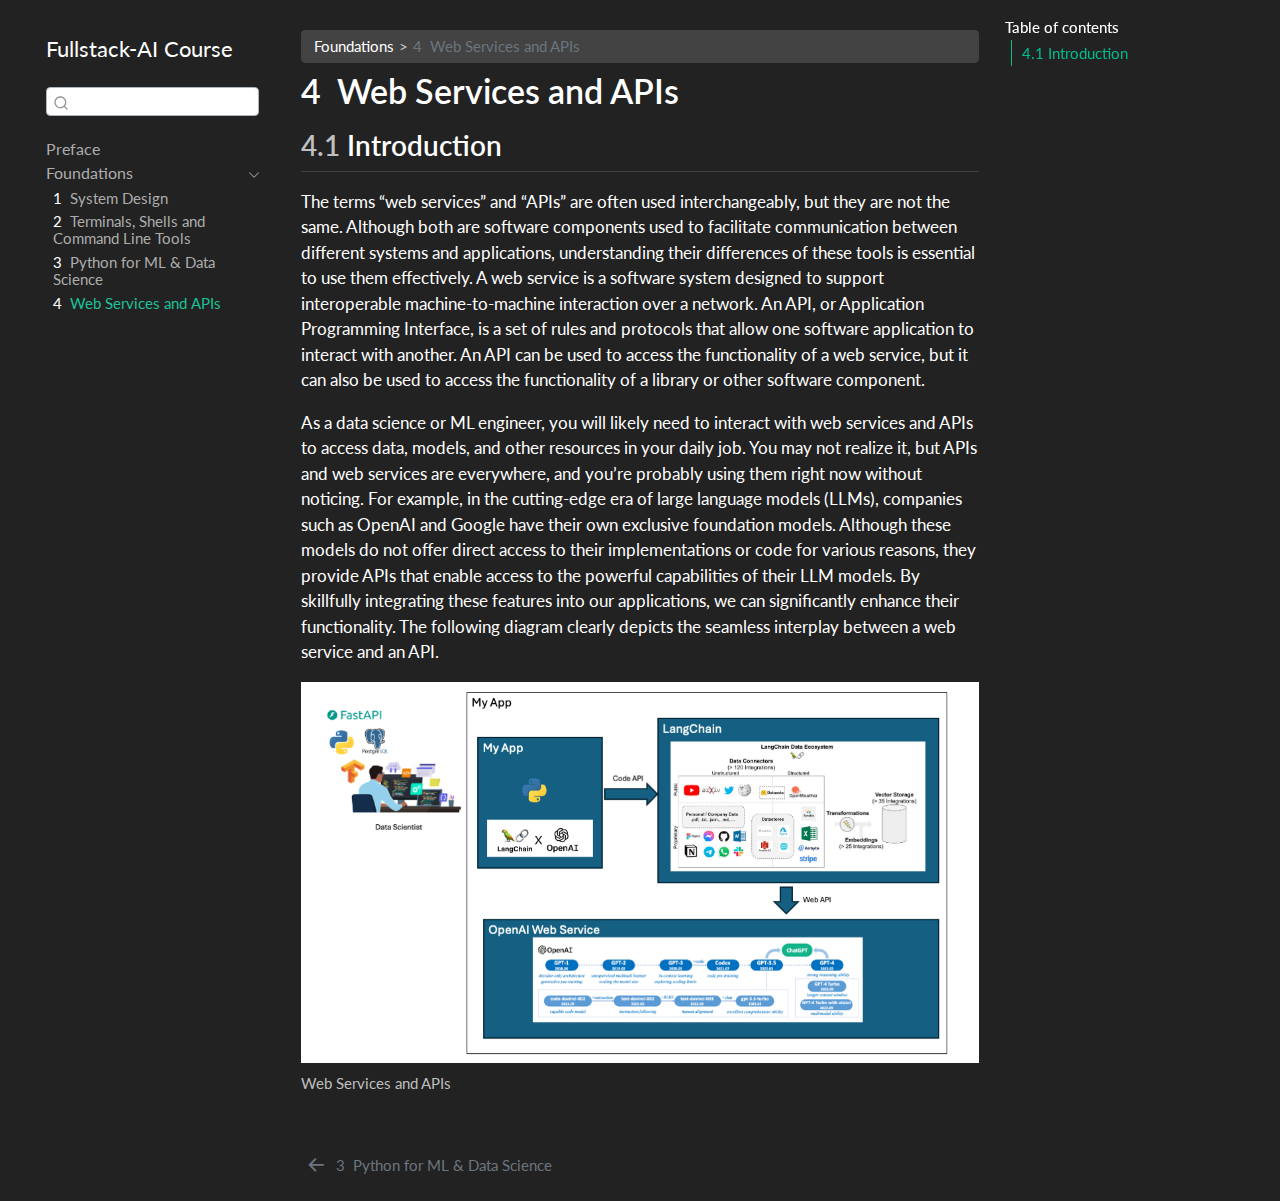
<file: foundations/webservices-apis/intro.html>
<!DOCTYPE html>
<html xmlns="http://www.w3.org/1999/xhtml" lang="en" xml:lang="en"><head>

<meta charset="utf-8">
<meta name="generator" content="quarto-1.4.550">

<meta name="viewport" content="width=device-width, initial-scale=1.0, user-scalable=yes">


<title>Fullstack-AI Course - 4&nbsp; Web Services and APIs</title>
<style>
code{white-space: pre-wrap;}
span.smallcaps{font-variant: small-caps;}
div.columns{display: flex; gap: min(4vw, 1.5em);}
div.column{flex: auto; overflow-x: auto;}
div.hanging-indent{margin-left: 1.5em; text-indent: -1.5em;}
ul.task-list{list-style: none;}
ul.task-list li input[type="checkbox"] {
  width: 0.8em;
  margin: 0 0.8em 0.2em -1em; /* quarto-specific, see https://github.com/quarto-dev/quarto-cli/issues/4556 */ 
  vertical-align: middle;
}
</style>


<script src="../../site_libs/quarto-nav/quarto-nav.js"></script>
<script src="../../site_libs/quarto-nav/headroom.min.js"></script>
<script src="../../site_libs/clipboard/clipboard.min.js"></script>
<script src="../../site_libs/quarto-search/autocomplete.umd.js"></script>
<script src="../../site_libs/quarto-search/fuse.min.js"></script>
<script src="../../site_libs/quarto-search/quarto-search.js"></script>
<meta name="quarto:offset" content="../../">
<link href="../../foundations/python/intro.html" rel="prev">
<script src="../../site_libs/quarto-html/quarto.js"></script>
<script src="../../site_libs/quarto-html/popper.min.js"></script>
<script src="../../site_libs/quarto-html/tippy.umd.min.js"></script>
<script src="../../site_libs/quarto-html/anchor.min.js"></script>
<link href="../../site_libs/quarto-html/tippy.css" rel="stylesheet">
<link href="../../site_libs/quarto-html/quarto-syntax-highlighting-dark.css" rel="stylesheet" id="quarto-text-highlighting-styles">
<script src="../../site_libs/bootstrap/bootstrap.min.js"></script>
<link href="../../site_libs/bootstrap/bootstrap-icons.css" rel="stylesheet">
<link href="../../site_libs/bootstrap/bootstrap.min.css" rel="stylesheet" id="quarto-bootstrap" data-mode="dark">
<script id="quarto-search-options" type="application/json">{
  "location": "sidebar",
  "copy-button": false,
  "collapse-after": 3,
  "panel-placement": "start",
  "type": "textbox",
  "limit": 50,
  "keyboard-shortcut": [
    "f",
    "/",
    "s"
  ],
  "show-item-context": false,
  "language": {
    "search-no-results-text": "No results",
    "search-matching-documents-text": "matching documents",
    "search-copy-link-title": "Copy link to search",
    "search-hide-matches-text": "Hide additional matches",
    "search-more-match-text": "more match in this document",
    "search-more-matches-text": "more matches in this document",
    "search-clear-button-title": "Clear",
    "search-text-placeholder": "",
    "search-detached-cancel-button-title": "Cancel",
    "search-submit-button-title": "Submit",
    "search-label": "Search"
  }
}</script>


</head>

<body class="nav-sidebar floating">

<div id="quarto-search-results"></div>
  <header id="quarto-header" class="headroom fixed-top">
  <nav class="quarto-secondary-nav">
    <div class="container-fluid d-flex">
      <button type="button" class="quarto-btn-toggle btn" data-bs-toggle="collapse" data-bs-target=".quarto-sidebar-collapse-item" aria-controls="quarto-sidebar" aria-expanded="false" aria-label="Toggle sidebar navigation" onclick="if (window.quartoToggleHeadroom) { window.quartoToggleHeadroom(); }">
        <i class="bi bi-layout-text-sidebar-reverse"></i>
      </button>
        <nav class="quarto-page-breadcrumbs" aria-label="breadcrumb"><ol class="breadcrumb"><li class="breadcrumb-item"><a href="../../foundations/system-design/index.html">Foundations</a></li><li class="breadcrumb-item"><a href="../../foundations/webservices-apis/intro.html"><span class="chapter-number">4</span>&nbsp; <span class="chapter-title">Web Services and APIs</span></a></li></ol></nav>
        <a class="flex-grow-1" role="button" data-bs-toggle="collapse" data-bs-target=".quarto-sidebar-collapse-item" aria-controls="quarto-sidebar" aria-expanded="false" aria-label="Toggle sidebar navigation" onclick="if (window.quartoToggleHeadroom) { window.quartoToggleHeadroom(); }">      
        </a>
      <button type="button" class="btn quarto-search-button" aria-label="" onclick="window.quartoOpenSearch();">
        <i class="bi bi-search"></i>
      </button>
    </div>
  </nav>
</header>
<!-- content -->
<div id="quarto-content" class="quarto-container page-columns page-rows-contents page-layout-article">
<!-- sidebar -->
  <nav id="quarto-sidebar" class="sidebar collapse collapse-horizontal quarto-sidebar-collapse-item sidebar-navigation floating overflow-auto">
    <div class="pt-lg-2 mt-2 text-left sidebar-header">
    <div class="sidebar-title mb-0 py-0">
      <a href="../../">Fullstack-AI Course</a> 
    </div>
      </div>
        <div class="mt-2 flex-shrink-0 align-items-center">
        <div class="sidebar-search">
        <div id="quarto-search" class="" title="Search"></div>
        </div>
        </div>
    <div class="sidebar-menu-container"> 
    <ul class="list-unstyled mt-1">
        <li class="sidebar-item">
  <div class="sidebar-item-container"> 
  <a href="../../index.html" class="sidebar-item-text sidebar-link">
 <span class="menu-text">Preface</span></a>
  </div>
</li>
        <li class="sidebar-item sidebar-item-section">
      <div class="sidebar-item-container"> 
            <a class="sidebar-item-text sidebar-link text-start" data-bs-toggle="collapse" data-bs-target="#quarto-sidebar-section-1" aria-expanded="true">
 <span class="menu-text">Foundations</span></a>
          <a class="sidebar-item-toggle text-start" data-bs-toggle="collapse" data-bs-target="#quarto-sidebar-section-1" aria-expanded="true" aria-label="Toggle section">
            <i class="bi bi-chevron-right ms-2"></i>
          </a> 
      </div>
      <ul id="quarto-sidebar-section-1" class="collapse list-unstyled sidebar-section depth1 show">  
          <li class="sidebar-item">
  <div class="sidebar-item-container"> 
  <a href="../../foundations/system-design/index.html" class="sidebar-item-text sidebar-link">
 <span class="menu-text"><span class="chapter-number">1</span>&nbsp; <span class="chapter-title">System Design</span></span></a>
  </div>
</li>
          <li class="sidebar-item">
  <div class="sidebar-item-container"> 
  <a href="../../foundations/shells-terminals/intro.html" class="sidebar-item-text sidebar-link">
 <span class="menu-text"><span class="chapter-number">2</span>&nbsp; <span class="chapter-title">Terminals, Shells and Command Line Tools</span></span></a>
  </div>
</li>
          <li class="sidebar-item">
  <div class="sidebar-item-container"> 
  <a href="../../foundations/python/intro.html" class="sidebar-item-text sidebar-link">
 <span class="menu-text"><span class="chapter-number">3</span>&nbsp; <span class="chapter-title">Python for ML &amp; Data Science</span></span></a>
  </div>
</li>
          <li class="sidebar-item">
  <div class="sidebar-item-container"> 
  <a href="../../foundations/webservices-apis/intro.html" class="sidebar-item-text sidebar-link active">
 <span class="menu-text"><span class="chapter-number">4</span>&nbsp; <span class="chapter-title">Web Services and APIs</span></span></a>
  </div>
</li>
      </ul>
  </li>
    </ul>
    </div>
</nav>
<div id="quarto-sidebar-glass" class="quarto-sidebar-collapse-item" data-bs-toggle="collapse" data-bs-target=".quarto-sidebar-collapse-item"></div>
<!-- margin-sidebar -->
    <div id="quarto-margin-sidebar" class="sidebar margin-sidebar">
        <nav id="TOC" role="doc-toc" class="toc-active">
    <h2 id="toc-title">Table of contents</h2>
   
  <ul>
  <li><a href="#introduction" id="toc-introduction" class="nav-link active" data-scroll-target="#introduction"><span class="header-section-number">4.1</span> Introduction</a></li>
  </ul>
</nav>
    </div>
<!-- main -->
<main class="content" id="quarto-document-content">

<header id="title-block-header" class="quarto-title-block default"><nav class="quarto-page-breadcrumbs quarto-title-breadcrumbs d-none d-lg-block" aria-label="breadcrumb"><ol class="breadcrumb"><li class="breadcrumb-item"><a href="../../foundations/system-design/index.html">Foundations</a></li><li class="breadcrumb-item"><a href="../../foundations/webservices-apis/intro.html"><span class="chapter-number">4</span>&nbsp; <span class="chapter-title">Web Services and APIs</span></a></li></ol></nav>
<div class="quarto-title">
<h1 class="title"><span class="chapter-number">4</span>&nbsp; <span class="chapter-title">Web Services and APIs</span></h1>
</div>



<div class="quarto-title-meta">

    
  
    
  </div>
  


</header>


<section id="introduction" class="level2" data-number="4.1">
<h2 data-number="4.1" class="anchored" data-anchor-id="introduction"><span class="header-section-number">4.1</span> Introduction</h2>
<p>The terms “web services” and “APIs” are often used interchangeably, but they are not the same. Although both are software components used to facilitate communication between different systems and applications, understanding their differences of these tools is essential to use them effectively. A web service is a software system designed to support interoperable machine-to-machine interaction over a network. An API, or Application Programming Interface, is a set of rules and protocols that allow one software application to interact with another. An API can be used to access the functionality of a web service, but it can also be used to access the functionality of a library or other software component.</p>
<p>As a data science or ML engineer, you will likely need to interact with web services and APIs to access data, models, and other resources in your daily job. You may not realize it, but APIs and web services are everywhere, and you’re probably using them right now without noticing. For example, in the cutting-edge era of large language models (LLMs), companies such as OpenAI and Google have their own exclusive foundation models. Although these models do not offer direct access to their implementations or code for various reasons, they provide APIs that enable access to the powerful capabilities of their LLM models. By skillfully integrating these features into our applications, we can significantly enhance their functionality. The following diagram clearly depicts the seamless interplay between a web service and an API.</p>
<div class="quarto-figure quarto-figure-center">
<figure class="figure">
<p><img src="apis.png" class="img-fluid figure-img"></p>
<figcaption>Web Services and APIs</figcaption>
</figure>
</div>


</section>

</main> <!-- /main -->
<script id="quarto-html-after-body" type="application/javascript">
window.document.addEventListener("DOMContentLoaded", function (event) {
  const toggleBodyColorMode = (bsSheetEl) => {
    const mode = bsSheetEl.getAttribute("data-mode");
    const bodyEl = window.document.querySelector("body");
    if (mode === "dark") {
      bodyEl.classList.add("quarto-dark");
      bodyEl.classList.remove("quarto-light");
    } else {
      bodyEl.classList.add("quarto-light");
      bodyEl.classList.remove("quarto-dark");
    }
  }
  const toggleBodyColorPrimary = () => {
    const bsSheetEl = window.document.querySelector("link#quarto-bootstrap");
    if (bsSheetEl) {
      toggleBodyColorMode(bsSheetEl);
    }
  }
  toggleBodyColorPrimary();  
  const icon = "";
  const anchorJS = new window.AnchorJS();
  anchorJS.options = {
    placement: 'right',
    icon: icon
  };
  anchorJS.add('.anchored');
  const isCodeAnnotation = (el) => {
    for (const clz of el.classList) {
      if (clz.startsWith('code-annotation-')) {                     
        return true;
      }
    }
    return false;
  }
  const clipboard = new window.ClipboardJS('.code-copy-button', {
    text: function(trigger) {
      const codeEl = trigger.previousElementSibling.cloneNode(true);
      for (const childEl of codeEl.children) {
        if (isCodeAnnotation(childEl)) {
          childEl.remove();
        }
      }
      return codeEl.innerText;
    }
  });
  clipboard.on('success', function(e) {
    // button target
    const button = e.trigger;
    // don't keep focus
    button.blur();
    // flash "checked"
    button.classList.add('code-copy-button-checked');
    var currentTitle = button.getAttribute("title");
    button.setAttribute("title", "Copied!");
    let tooltip;
    if (window.bootstrap) {
      button.setAttribute("data-bs-toggle", "tooltip");
      button.setAttribute("data-bs-placement", "left");
      button.setAttribute("data-bs-title", "Copied!");
      tooltip = new bootstrap.Tooltip(button, 
        { trigger: "manual", 
          customClass: "code-copy-button-tooltip",
          offset: [0, -8]});
      tooltip.show();    
    }
    setTimeout(function() {
      if (tooltip) {
        tooltip.hide();
        button.removeAttribute("data-bs-title");
        button.removeAttribute("data-bs-toggle");
        button.removeAttribute("data-bs-placement");
      }
      button.setAttribute("title", currentTitle);
      button.classList.remove('code-copy-button-checked');
    }, 1000);
    // clear code selection
    e.clearSelection();
  });
  function tippyHover(el, contentFn, onTriggerFn, onUntriggerFn) {
    const config = {
      allowHTML: true,
      maxWidth: 500,
      delay: 100,
      arrow: false,
      appendTo: function(el) {
          return el.parentElement;
      },
      interactive: true,
      interactiveBorder: 10,
      theme: 'quarto',
      placement: 'bottom-start',
    };
    if (contentFn) {
      config.content = contentFn;
    }
    if (onTriggerFn) {
      config.onTrigger = onTriggerFn;
    }
    if (onUntriggerFn) {
      config.onUntrigger = onUntriggerFn;
    }
    window.tippy(el, config); 
  }
  const noterefs = window.document.querySelectorAll('a[role="doc-noteref"]');
  for (var i=0; i<noterefs.length; i++) {
    const ref = noterefs[i];
    tippyHover(ref, function() {
      // use id or data attribute instead here
      let href = ref.getAttribute('data-footnote-href') || ref.getAttribute('href');
      try { href = new URL(href).hash; } catch {}
      const id = href.replace(/^#\/?/, "");
      const note = window.document.getElementById(id);
      return note.innerHTML;
    });
  }
  const xrefs = window.document.querySelectorAll('a.quarto-xref');
  const processXRef = (id, note) => {
    // Strip column container classes
    const stripColumnClz = (el) => {
      el.classList.remove("page-full", "page-columns");
      if (el.children) {
        for (const child of el.children) {
          stripColumnClz(child);
        }
      }
    }
    stripColumnClz(note)
    if (id === null || id.startsWith('sec-')) {
      // Special case sections, only their first couple elements
      const container = document.createElement("div");
      if (note.children && note.children.length > 2) {
        container.appendChild(note.children[0].cloneNode(true));
        for (let i = 1; i < note.children.length; i++) {
          const child = note.children[i];
          if (child.tagName === "P" && child.innerText === "") {
            continue;
          } else {
            container.appendChild(child.cloneNode(true));
            break;
          }
        }
        if (window.Quarto?.typesetMath) {
          window.Quarto.typesetMath(container);
        }
        return container.innerHTML
      } else {
        if (window.Quarto?.typesetMath) {
          window.Quarto.typesetMath(note);
        }
        return note.innerHTML;
      }
    } else {
      // Remove any anchor links if they are present
      const anchorLink = note.querySelector('a.anchorjs-link');
      if (anchorLink) {
        anchorLink.remove();
      }
      if (window.Quarto?.typesetMath) {
        window.Quarto.typesetMath(note);
      }
      // TODO in 1.5, we should make sure this works without a callout special case
      if (note.classList.contains("callout")) {
        return note.outerHTML;
      } else {
        return note.innerHTML;
      }
    }
  }
  for (var i=0; i<xrefs.length; i++) {
    const xref = xrefs[i];
    tippyHover(xref, undefined, function(instance) {
      instance.disable();
      let url = xref.getAttribute('href');
      let hash = undefined; 
      if (url.startsWith('#')) {
        hash = url;
      } else {
        try { hash = new URL(url).hash; } catch {}
      }
      if (hash) {
        const id = hash.replace(/^#\/?/, "");
        const note = window.document.getElementById(id);
        if (note !== null) {
          try {
            const html = processXRef(id, note.cloneNode(true));
            instance.setContent(html);
          } finally {
            instance.enable();
            instance.show();
          }
        } else {
          // See if we can fetch this
          fetch(url.split('#')[0])
          .then(res => res.text())
          .then(html => {
            const parser = new DOMParser();
            const htmlDoc = parser.parseFromString(html, "text/html");
            const note = htmlDoc.getElementById(id);
            if (note !== null) {
              const html = processXRef(id, note);
              instance.setContent(html);
            } 
          }).finally(() => {
            instance.enable();
            instance.show();
          });
        }
      } else {
        // See if we can fetch a full url (with no hash to target)
        // This is a special case and we should probably do some content thinning / targeting
        fetch(url)
        .then(res => res.text())
        .then(html => {
          const parser = new DOMParser();
          const htmlDoc = parser.parseFromString(html, "text/html");
          const note = htmlDoc.querySelector('main.content');
          if (note !== null) {
            // This should only happen for chapter cross references
            // (since there is no id in the URL)
            // remove the first header
            if (note.children.length > 0 && note.children[0].tagName === "HEADER") {
              note.children[0].remove();
            }
            const html = processXRef(null, note);
            instance.setContent(html);
          } 
        }).finally(() => {
          instance.enable();
          instance.show();
        });
      }
    }, function(instance) {
    });
  }
      let selectedAnnoteEl;
      const selectorForAnnotation = ( cell, annotation) => {
        let cellAttr = 'data-code-cell="' + cell + '"';
        let lineAttr = 'data-code-annotation="' +  annotation + '"';
        const selector = 'span[' + cellAttr + '][' + lineAttr + ']';
        return selector;
      }
      const selectCodeLines = (annoteEl) => {
        const doc = window.document;
        const targetCell = annoteEl.getAttribute("data-target-cell");
        const targetAnnotation = annoteEl.getAttribute("data-target-annotation");
        const annoteSpan = window.document.querySelector(selectorForAnnotation(targetCell, targetAnnotation));
        const lines = annoteSpan.getAttribute("data-code-lines").split(",");
        const lineIds = lines.map((line) => {
          return targetCell + "-" + line;
        })
        let top = null;
        let height = null;
        let parent = null;
        if (lineIds.length > 0) {
            //compute the position of the single el (top and bottom and make a div)
            const el = window.document.getElementById(lineIds[0]);
            top = el.offsetTop;
            height = el.offsetHeight;
            parent = el.parentElement.parentElement;
          if (lineIds.length > 1) {
            const lastEl = window.document.getElementById(lineIds[lineIds.length - 1]);
            const bottom = lastEl.offsetTop + lastEl.offsetHeight;
            height = bottom - top;
          }
          if (top !== null && height !== null && parent !== null) {
            // cook up a div (if necessary) and position it 
            let div = window.document.getElementById("code-annotation-line-highlight");
            if (div === null) {
              div = window.document.createElement("div");
              div.setAttribute("id", "code-annotation-line-highlight");
              div.style.position = 'absolute';
              parent.appendChild(div);
            }
            div.style.top = top - 2 + "px";
            div.style.height = height + 4 + "px";
            div.style.left = 0;
            let gutterDiv = window.document.getElementById("code-annotation-line-highlight-gutter");
            if (gutterDiv === null) {
              gutterDiv = window.document.createElement("div");
              gutterDiv.setAttribute("id", "code-annotation-line-highlight-gutter");
              gutterDiv.style.position = 'absolute';
              const codeCell = window.document.getElementById(targetCell);
              const gutter = codeCell.querySelector('.code-annotation-gutter');
              gutter.appendChild(gutterDiv);
            }
            gutterDiv.style.top = top - 2 + "px";
            gutterDiv.style.height = height + 4 + "px";
          }
          selectedAnnoteEl = annoteEl;
        }
      };
      const unselectCodeLines = () => {
        const elementsIds = ["code-annotation-line-highlight", "code-annotation-line-highlight-gutter"];
        elementsIds.forEach((elId) => {
          const div = window.document.getElementById(elId);
          if (div) {
            div.remove();
          }
        });
        selectedAnnoteEl = undefined;
      };
        // Handle positioning of the toggle
    window.addEventListener(
      "resize",
      throttle(() => {
        elRect = undefined;
        if (selectedAnnoteEl) {
          selectCodeLines(selectedAnnoteEl);
        }
      }, 10)
    );
    function throttle(fn, ms) {
    let throttle = false;
    let timer;
      return (...args) => {
        if(!throttle) { // first call gets through
            fn.apply(this, args);
            throttle = true;
        } else { // all the others get throttled
            if(timer) clearTimeout(timer); // cancel #2
            timer = setTimeout(() => {
              fn.apply(this, args);
              timer = throttle = false;
            }, ms);
        }
      };
    }
      // Attach click handler to the DT
      const annoteDls = window.document.querySelectorAll('dt[data-target-cell]');
      for (const annoteDlNode of annoteDls) {
        annoteDlNode.addEventListener('click', (event) => {
          const clickedEl = event.target;
          if (clickedEl !== selectedAnnoteEl) {
            unselectCodeLines();
            const activeEl = window.document.querySelector('dt[data-target-cell].code-annotation-active');
            if (activeEl) {
              activeEl.classList.remove('code-annotation-active');
            }
            selectCodeLines(clickedEl);
            clickedEl.classList.add('code-annotation-active');
          } else {
            // Unselect the line
            unselectCodeLines();
            clickedEl.classList.remove('code-annotation-active');
          }
        });
      }
  const findCites = (el) => {
    const parentEl = el.parentElement;
    if (parentEl) {
      const cites = parentEl.dataset.cites;
      if (cites) {
        return {
          el,
          cites: cites.split(' ')
        };
      } else {
        return findCites(el.parentElement)
      }
    } else {
      return undefined;
    }
  };
  var bibliorefs = window.document.querySelectorAll('a[role="doc-biblioref"]');
  for (var i=0; i<bibliorefs.length; i++) {
    const ref = bibliorefs[i];
    const citeInfo = findCites(ref);
    if (citeInfo) {
      tippyHover(citeInfo.el, function() {
        var popup = window.document.createElement('div');
        citeInfo.cites.forEach(function(cite) {
          var citeDiv = window.document.createElement('div');
          citeDiv.classList.add('hanging-indent');
          citeDiv.classList.add('csl-entry');
          var biblioDiv = window.document.getElementById('ref-' + cite);
          if (biblioDiv) {
            citeDiv.innerHTML = biblioDiv.innerHTML;
          }
          popup.appendChild(citeDiv);
        });
        return popup.innerHTML;
      });
    }
  }
});
</script>
<nav class="page-navigation">
  <div class="nav-page nav-page-previous">
      <a href="../../foundations/python/intro.html" class="pagination-link" aria-label="Python for ML &amp; Data Science">
        <i class="bi bi-arrow-left-short"></i> <span class="nav-page-text"><span class="chapter-number">3</span>&nbsp; <span class="chapter-title">Python for ML &amp; Data Science</span></span>
      </a>          
  </div>
  <div class="nav-page nav-page-next">
  </div>
</nav>
</div> <!-- /content -->




</body></html>
</file>
<file: site_libs/quarto-html/tippy.css>
.tippy-box[data-animation=fade][data-state=hidden]{opacity:0}[data-tippy-root]{max-width:calc(100vw - 10px)}.tippy-box{position:relative;background-color:#333;color:#fff;border-radius:4px;font-size:14px;line-height:1.4;white-space:normal;outline:0;transition-property:transform,visibility,opacity}.tippy-box[data-placement^=top]>.tippy-arrow{bottom:0}.tippy-box[data-placement^=top]>.tippy-arrow:before{bottom:-7px;left:0;border-width:8px 8px 0;border-top-color:initial;transform-origin:center top}.tippy-box[data-placement^=bottom]>.tippy-arrow{top:0}.tippy-box[data-placement^=bottom]>.tippy-arrow:before{top:-7px;left:0;border-width:0 8px 8px;border-bottom-color:initial;transform-origin:center bottom}.tippy-box[data-placement^=left]>.tippy-arrow{right:0}.tippy-box[data-placement^=left]>.tippy-arrow:before{border-width:8px 0 8px 8px;border-left-color:initial;right:-7px;transform-origin:center left}.tippy-box[data-placement^=right]>.tippy-arrow{left:0}.tippy-box[data-placement^=right]>.tippy-arrow:before{left:-7px;border-width:8px 8px 8px 0;border-right-color:initial;transform-origin:center right}.tippy-box[data-inertia][data-state=visible]{transition-timing-function:cubic-bezier(.54,1.5,.38,1.11)}.tippy-arrow{width:16px;height:16px;color:#333}.tippy-arrow:before{content:"";position:absolute;border-color:transparent;border-style:solid}.tippy-content{position:relative;padding:5px 9px;z-index:1}
</file>
<file: site_libs/quarto-html/quarto-syntax-highlighting-dark.css>
/* quarto syntax highlight colors */
:root {
  --quarto-hl-al-color: #f07178;
  --quarto-hl-an-color: #d4d0ab;
  --quarto-hl-at-color: #00e0e0;
  --quarto-hl-bn-color: #d4d0ab;
  --quarto-hl-bu-color: #abe338;
  --quarto-hl-ch-color: #abe338;
  --quarto-hl-co-color: #f8f8f2;
  --quarto-hl-cv-color: #ffd700;
  --quarto-hl-cn-color: #ffd700;
  --quarto-hl-cf-color: #ffa07a;
  --quarto-hl-dt-color: #ffa07a;
  --quarto-hl-dv-color: #d4d0ab;
  --quarto-hl-do-color: #f8f8f2;
  --quarto-hl-er-color: #f07178;
  --quarto-hl-ex-color: #00e0e0;
  --quarto-hl-fl-color: #d4d0ab;
  --quarto-hl-fu-color: #ffa07a;
  --quarto-hl-im-color: #abe338;
  --quarto-hl-in-color: #d4d0ab;
  --quarto-hl-kw-color: #ffa07a;
  --quarto-hl-op-color: #ffa07a;
  --quarto-hl-ot-color: #00e0e0;
  --quarto-hl-pp-color: #dcc6e0;
  --quarto-hl-re-color: #00e0e0;
  --quarto-hl-sc-color: #abe338;
  --quarto-hl-ss-color: #abe338;
  --quarto-hl-st-color: #abe338;
  --quarto-hl-va-color: #00e0e0;
  --quarto-hl-vs-color: #abe338;
  --quarto-hl-wa-color: #dcc6e0;
}

/* other quarto variables */
:root {
  --quarto-font-monospace: SFMono-Regular, Menlo, Monaco, Consolas, "Liberation Mono", "Courier New", monospace;
}

code span.al {
  background-color: #2a0f15;
  font-weight: bold;
  color: #f07178;
}

code span.an {
  color: #d4d0ab;
}

code span.at {
  color: #00e0e0;
}

code span.bn {
  color: #d4d0ab;
}

code span.bu {
  color: #abe338;
}

code span.ch {
  color: #abe338;
}

code span.co {
  font-style: italic;
  color: #f8f8f2;
}

code span.cv {
  color: #ffd700;
}

code span.cn {
  color: #ffd700;
}

code span.cf {
  font-weight: bold;
  color: #ffa07a;
}

code span.dt {
  color: #ffa07a;
}

code span.dv {
  color: #d4d0ab;
}

code span.do {
  color: #f8f8f2;
}

code span.er {
  color: #f07178;
  text-decoration: underline;
}

code span.ex {
  font-weight: bold;
  color: #00e0e0;
}

code span.fl {
  color: #d4d0ab;
}

code span.fu {
  color: #ffa07a;
}

code span.im {
  color: #abe338;
}

code span.in {
  color: #d4d0ab;
}

code span.kw {
  font-weight: bold;
  color: #ffa07a;
}

pre > code.sourceCode > span {
  color: #f8f8f2;
}

code span {
  color: #f8f8f2;
}

code.sourceCode > span {
  color: #f8f8f2;
}

div.sourceCode,
div.sourceCode pre.sourceCode {
  color: #f8f8f2;
}

code span.op {
  color: #ffa07a;
}

code span.ot {
  color: #00e0e0;
}

code span.pp {
  color: #dcc6e0;
}

code span.re {
  background-color: #f8f8f2;
  color: #00e0e0;
}

code span.sc {
  color: #abe338;
}

code span.ss {
  color: #abe338;
}

code span.st {
  color: #abe338;
}

code span.va {
  color: #00e0e0;
}

code span.vs {
  color: #abe338;
}

code span.wa {
  color: #dcc6e0;
}

.prevent-inlining {
  content: "</";
}

/*# sourceMappingURL=935a306eefa94366c21e1a970dddb765.css.map */
</file>
<file: _book/site_libs/quarto-html/tippy.css>
.tippy-box[data-animation=fade][data-state=hidden]{opacity:0}[data-tippy-root]{max-width:calc(100vw - 10px)}.tippy-box{position:relative;background-color:#333;color:#fff;border-radius:4px;font-size:14px;line-height:1.4;white-space:normal;outline:0;transition-property:transform,visibility,opacity}.tippy-box[data-placement^=top]>.tippy-arrow{bottom:0}.tippy-box[data-placement^=top]>.tippy-arrow:before{bottom:-7px;left:0;border-width:8px 8px 0;border-top-color:initial;transform-origin:center top}.tippy-box[data-placement^=bottom]>.tippy-arrow{top:0}.tippy-box[data-placement^=bottom]>.tippy-arrow:before{top:-7px;left:0;border-width:0 8px 8px;border-bottom-color:initial;transform-origin:center bottom}.tippy-box[data-placement^=left]>.tippy-arrow{right:0}.tippy-box[data-placement^=left]>.tippy-arrow:before{border-width:8px 0 8px 8px;border-left-color:initial;right:-7px;transform-origin:center left}.tippy-box[data-placement^=right]>.tippy-arrow{left:0}.tippy-box[data-placement^=right]>.tippy-arrow:before{left:-7px;border-width:8px 8px 8px 0;border-right-color:initial;transform-origin:center right}.tippy-box[data-inertia][data-state=visible]{transition-timing-function:cubic-bezier(.54,1.5,.38,1.11)}.tippy-arrow{width:16px;height:16px;color:#333}.tippy-arrow:before{content:"";position:absolute;border-color:transparent;border-style:solid}.tippy-content{position:relative;padding:5px 9px;z-index:1}
</file>
<file: _book/site_libs/quarto-html/quarto-syntax-highlighting.css>
/* quarto syntax highlight colors */
:root {
  --quarto-hl-ot-color: #003B4F;
  --quarto-hl-at-color: #657422;
  --quarto-hl-ss-color: #20794D;
  --quarto-hl-an-color: #5E5E5E;
  --quarto-hl-fu-color: #4758AB;
  --quarto-hl-st-color: #20794D;
  --quarto-hl-cf-color: #003B4F;
  --quarto-hl-op-color: #5E5E5E;
  --quarto-hl-er-color: #AD0000;
  --quarto-hl-bn-color: #AD0000;
  --quarto-hl-al-color: #AD0000;
  --quarto-hl-va-color: #111111;
  --quarto-hl-bu-color: inherit;
  --quarto-hl-ex-color: inherit;
  --quarto-hl-pp-color: #AD0000;
  --quarto-hl-in-color: #5E5E5E;
  --quarto-hl-vs-color: #20794D;
  --quarto-hl-wa-color: #5E5E5E;
  --quarto-hl-do-color: #5E5E5E;
  --quarto-hl-im-color: #00769E;
  --quarto-hl-ch-color: #20794D;
  --quarto-hl-dt-color: #AD0000;
  --quarto-hl-fl-color: #AD0000;
  --quarto-hl-co-color: #5E5E5E;
  --quarto-hl-cv-color: #5E5E5E;
  --quarto-hl-cn-color: #8f5902;
  --quarto-hl-sc-color: #5E5E5E;
  --quarto-hl-dv-color: #AD0000;
  --quarto-hl-kw-color: #003B4F;
}

/* other quarto variables */
:root {
  --quarto-font-monospace: SFMono-Regular, Menlo, Monaco, Consolas, "Liberation Mono", "Courier New", monospace;
}

pre > code.sourceCode > span {
  color: #003B4F;
}

code span {
  color: #003B4F;
}

code.sourceCode > span {
  color: #003B4F;
}

div.sourceCode,
div.sourceCode pre.sourceCode {
  color: #003B4F;
}

code span.ot {
  color: #003B4F;
  font-style: inherit;
}

code span.at {
  color: #657422;
  font-style: inherit;
}

code span.ss {
  color: #20794D;
  font-style: inherit;
}

code span.an {
  color: #5E5E5E;
  font-style: inherit;
}

code span.fu {
  color: #4758AB;
  font-style: inherit;
}

code span.st {
  color: #20794D;
  font-style: inherit;
}

code span.cf {
  color: #003B4F;
  font-style: inherit;
}

code span.op {
  color: #5E5E5E;
  font-style: inherit;
}

code span.er {
  color: #AD0000;
  font-style: inherit;
}

code span.bn {
  color: #AD0000;
  font-style: inherit;
}

code span.al {
  color: #AD0000;
  font-style: inherit;
}

code span.va {
  color: #111111;
  font-style: inherit;
}

code span.bu {
  font-style: inherit;
}

code span.ex {
  font-style: inherit;
}

code span.pp {
  color: #AD0000;
  font-style: inherit;
}

code span.in {
  color: #5E5E5E;
  font-style: inherit;
}

code span.vs {
  color: #20794D;
  font-style: inherit;
}

code span.wa {
  color: #5E5E5E;
  font-style: italic;
}

code span.do {
  color: #5E5E5E;
  font-style: italic;
}

code span.im {
  color: #00769E;
  font-style: inherit;
}

code span.ch {
  color: #20794D;
  font-style: inherit;
}

code span.dt {
  color: #AD0000;
  font-style: inherit;
}

code span.fl {
  color: #AD0000;
  font-style: inherit;
}

code span.co {
  color: #5E5E5E;
  font-style: inherit;
}

code span.cv {
  color: #5E5E5E;
  font-style: italic;
}

code span.cn {
  color: #8f5902;
  font-style: inherit;
}

code span.sc {
  color: #5E5E5E;
  font-style: inherit;
}

code span.dv {
  color: #AD0000;
  font-style: inherit;
}

code span.kw {
  color: #003B4F;
  font-style: inherit;
}

.prevent-inlining {
  content: "</";
}

/*# sourceMappingURL=debc5d5d77c3f9108843748ff7464032.css.map */
</file>
